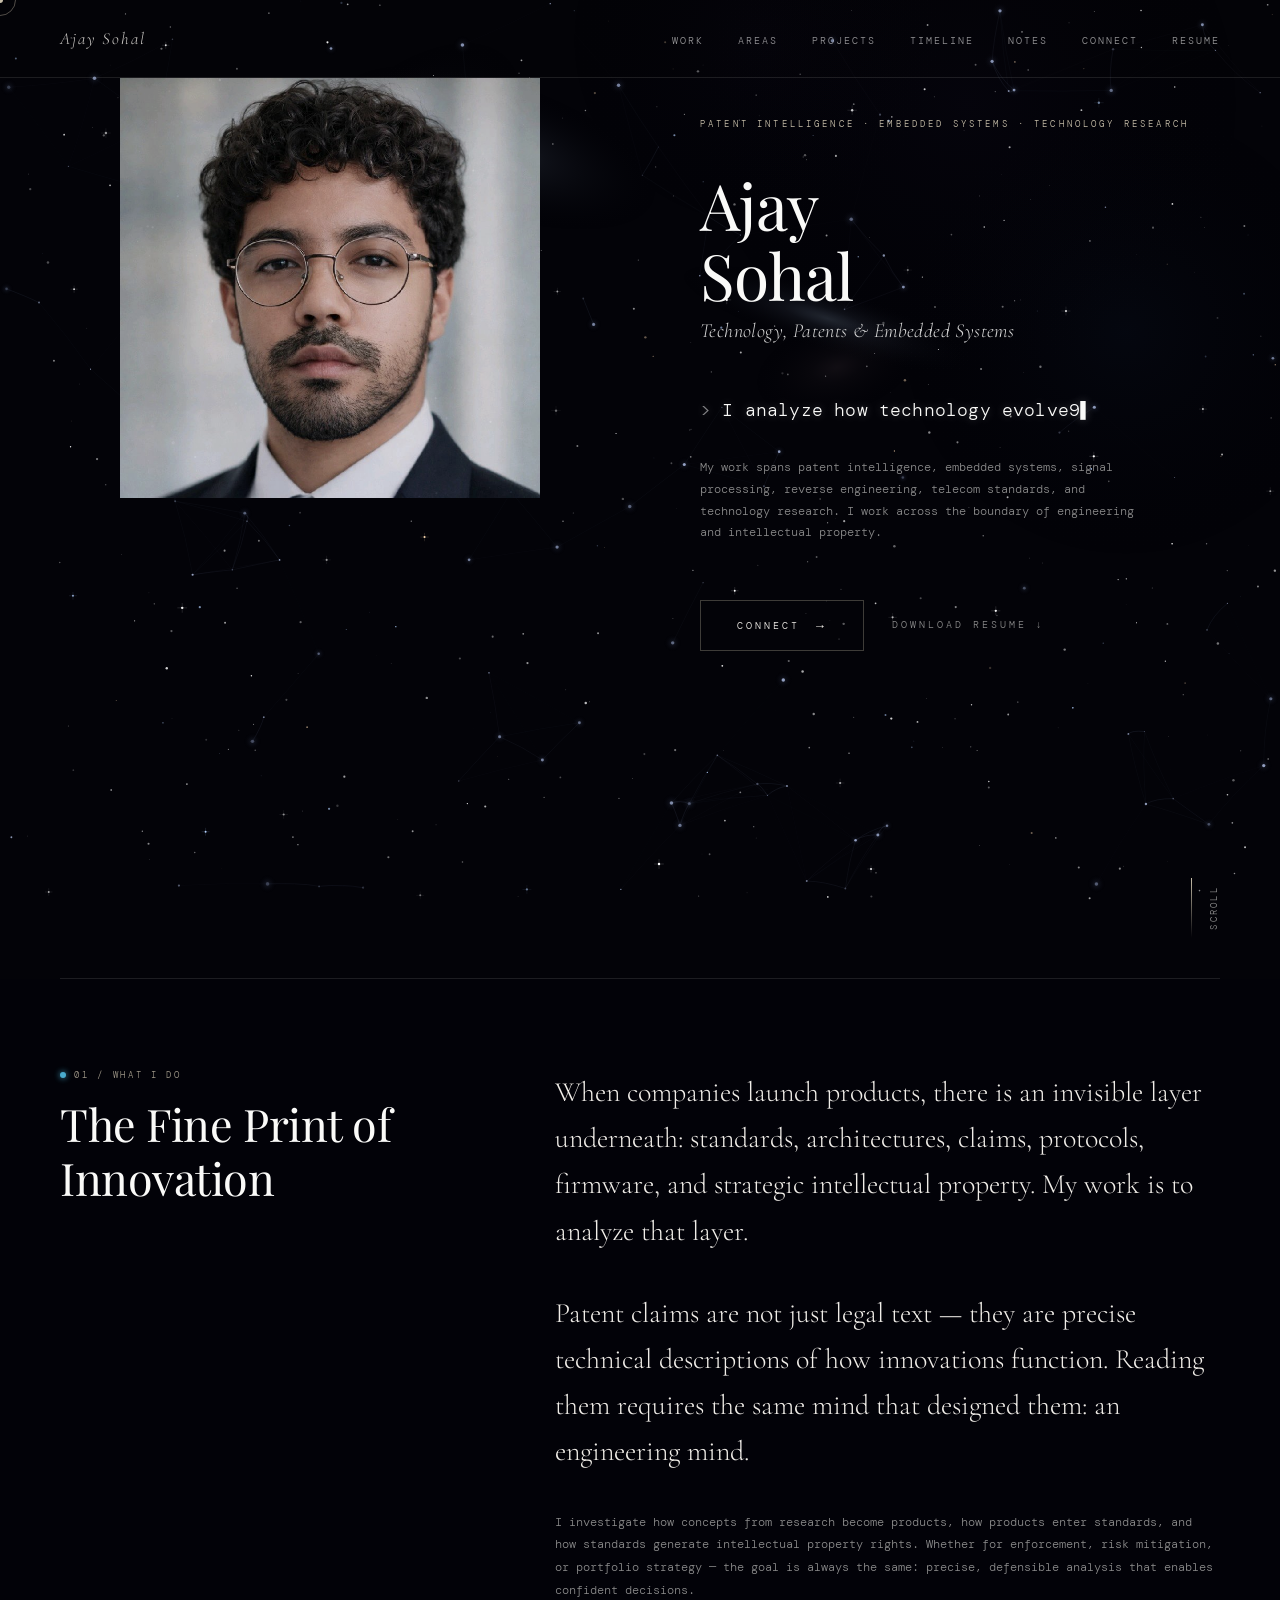
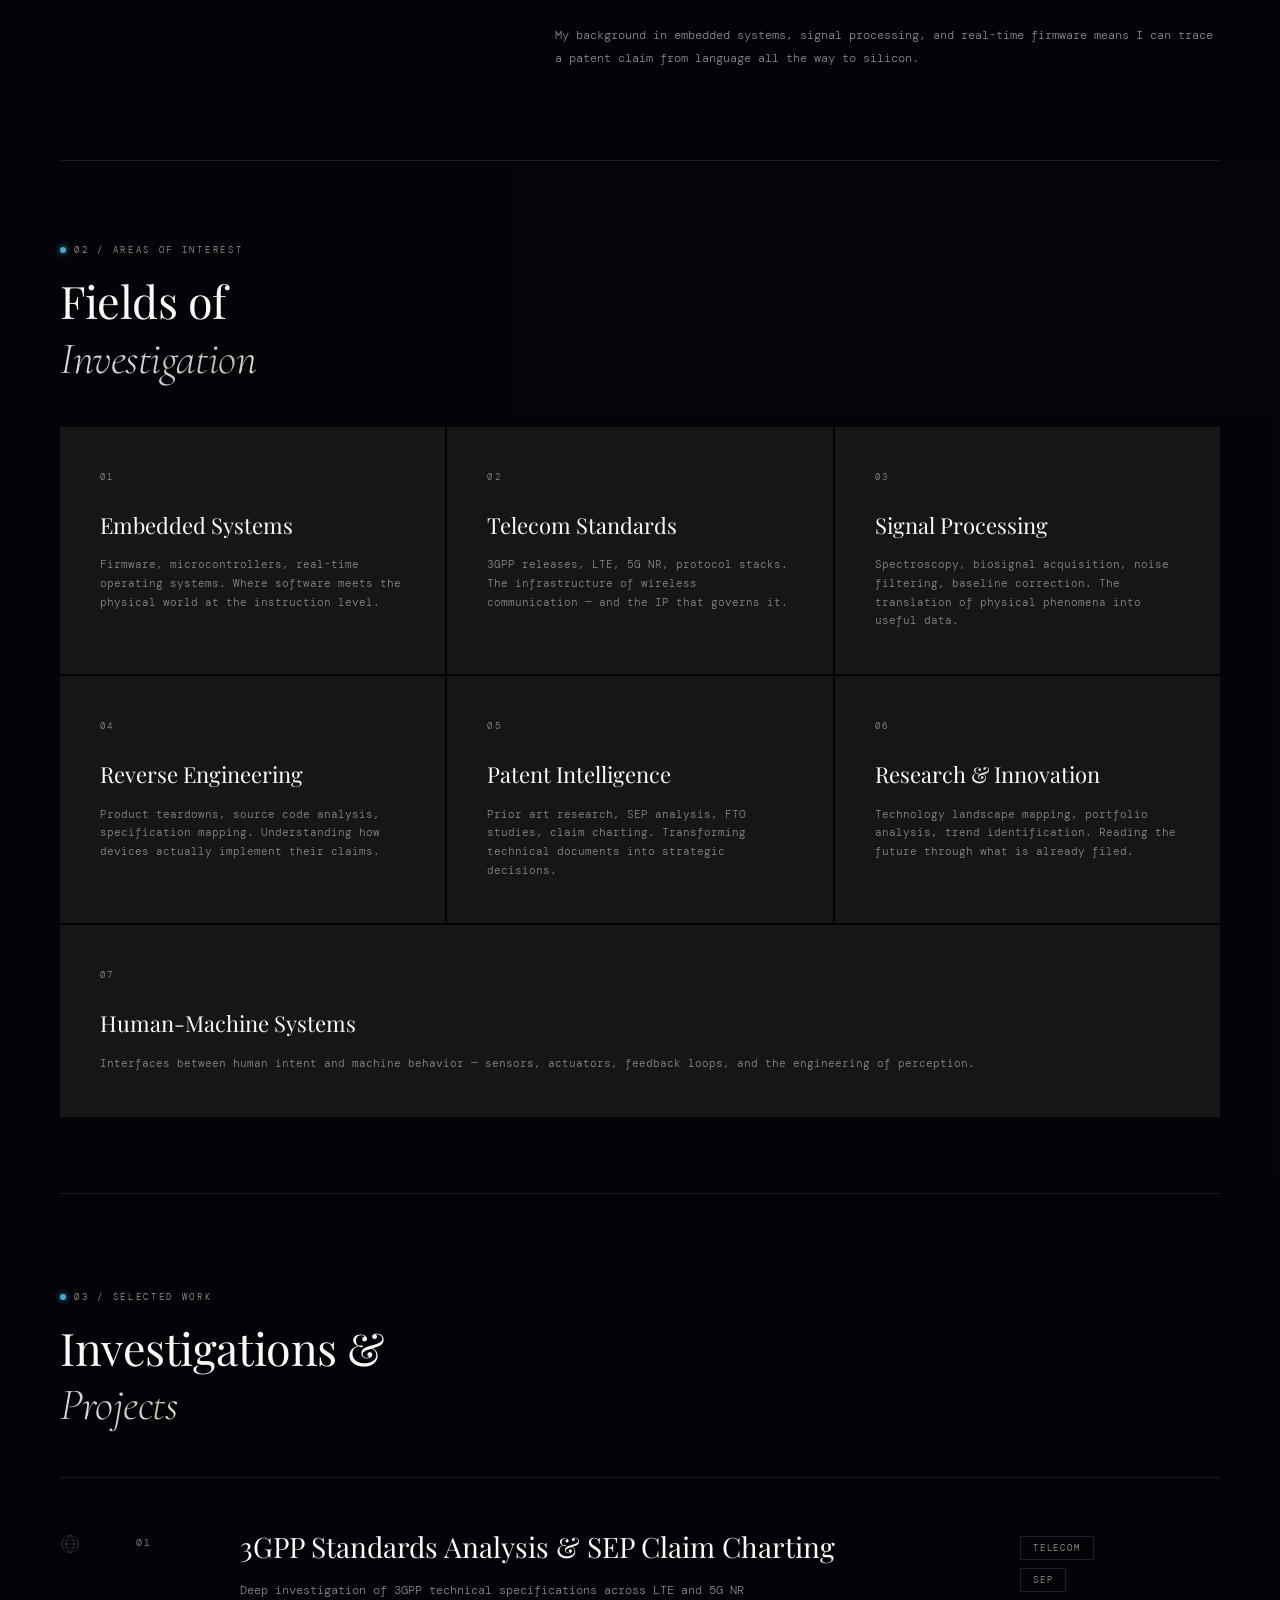
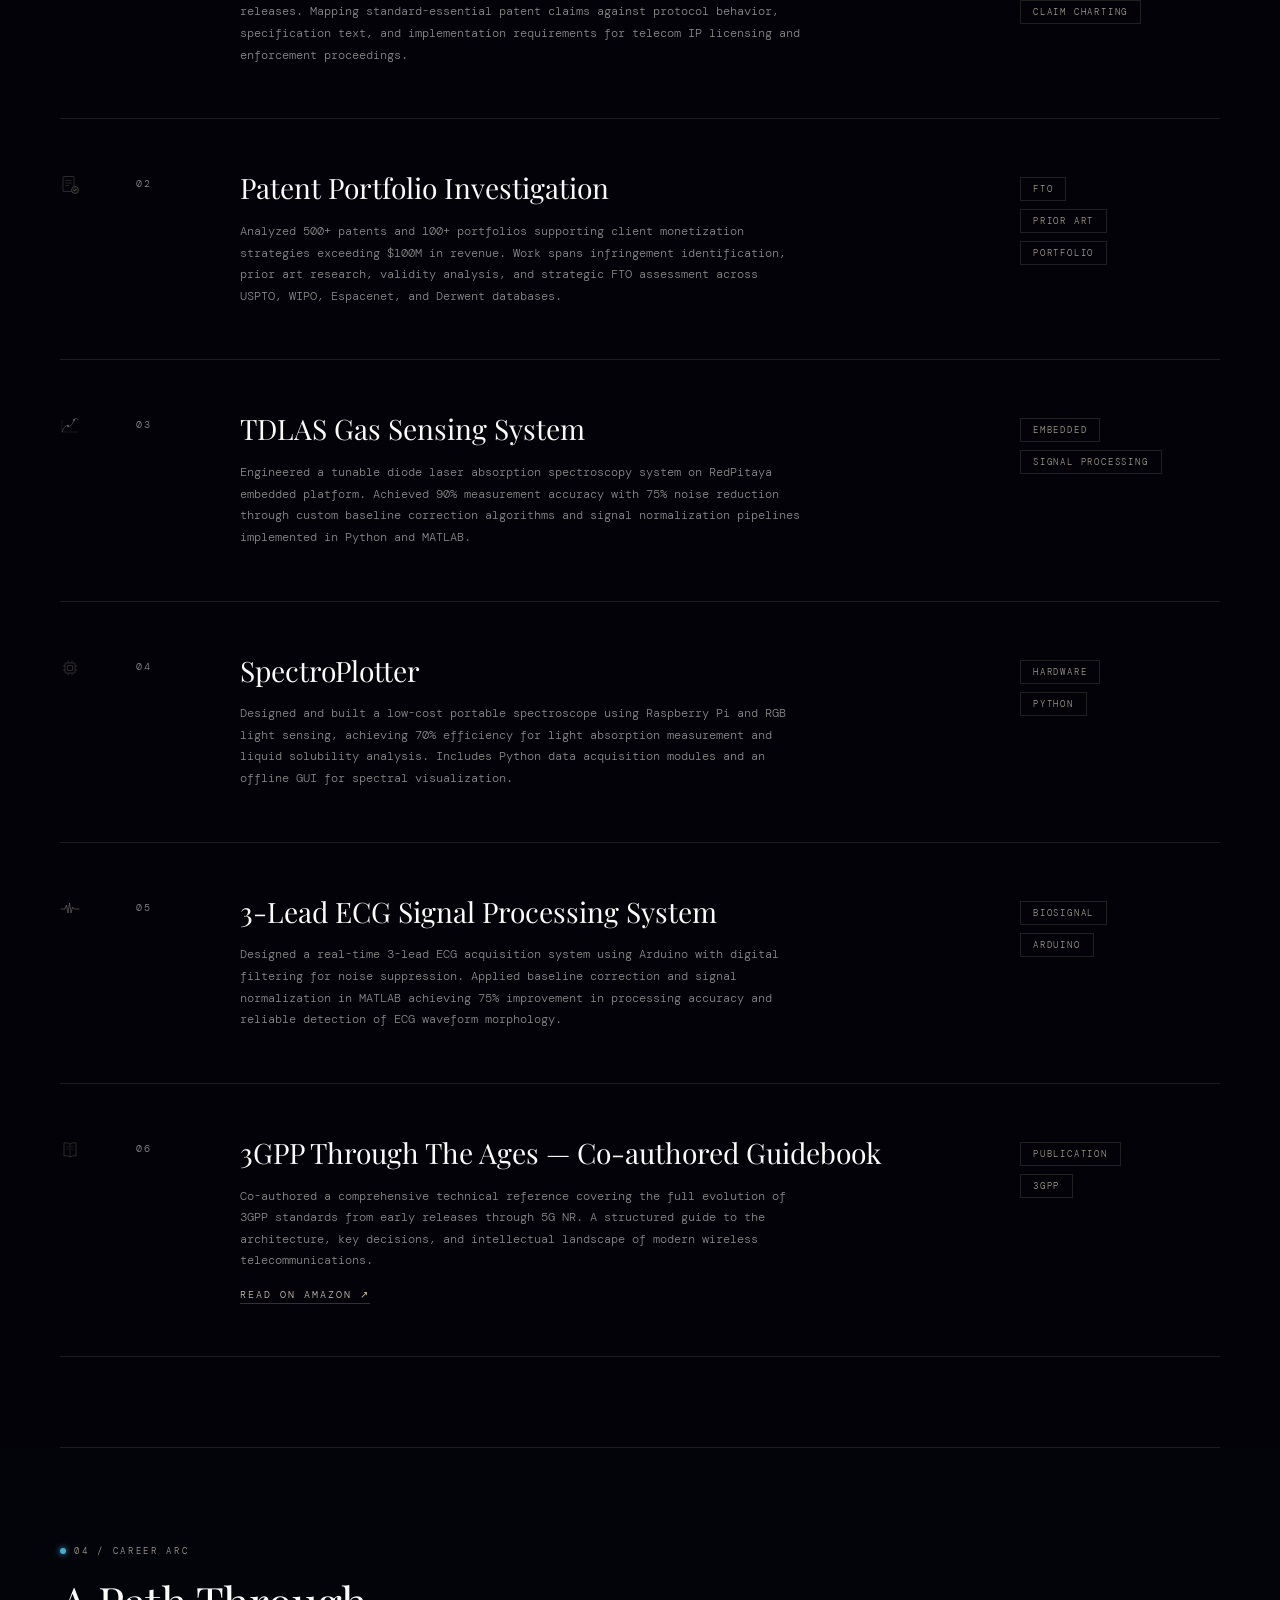
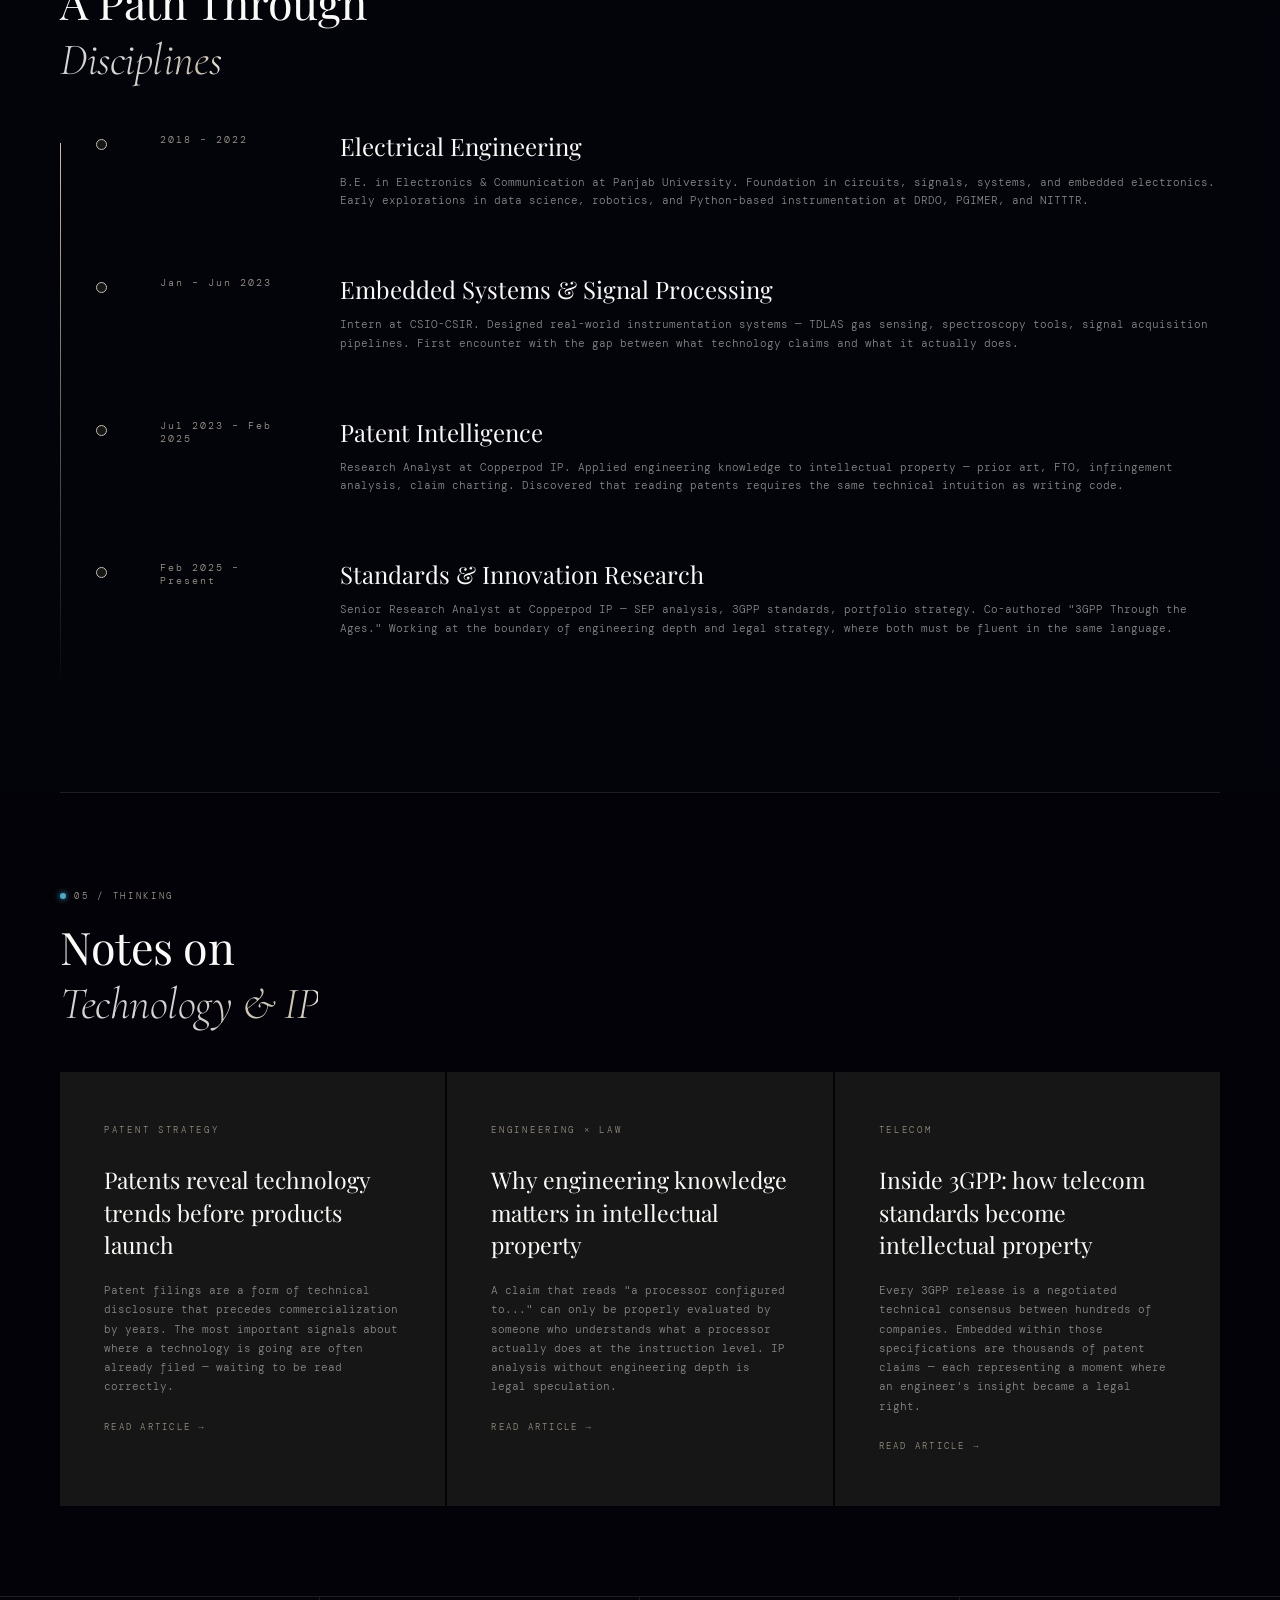
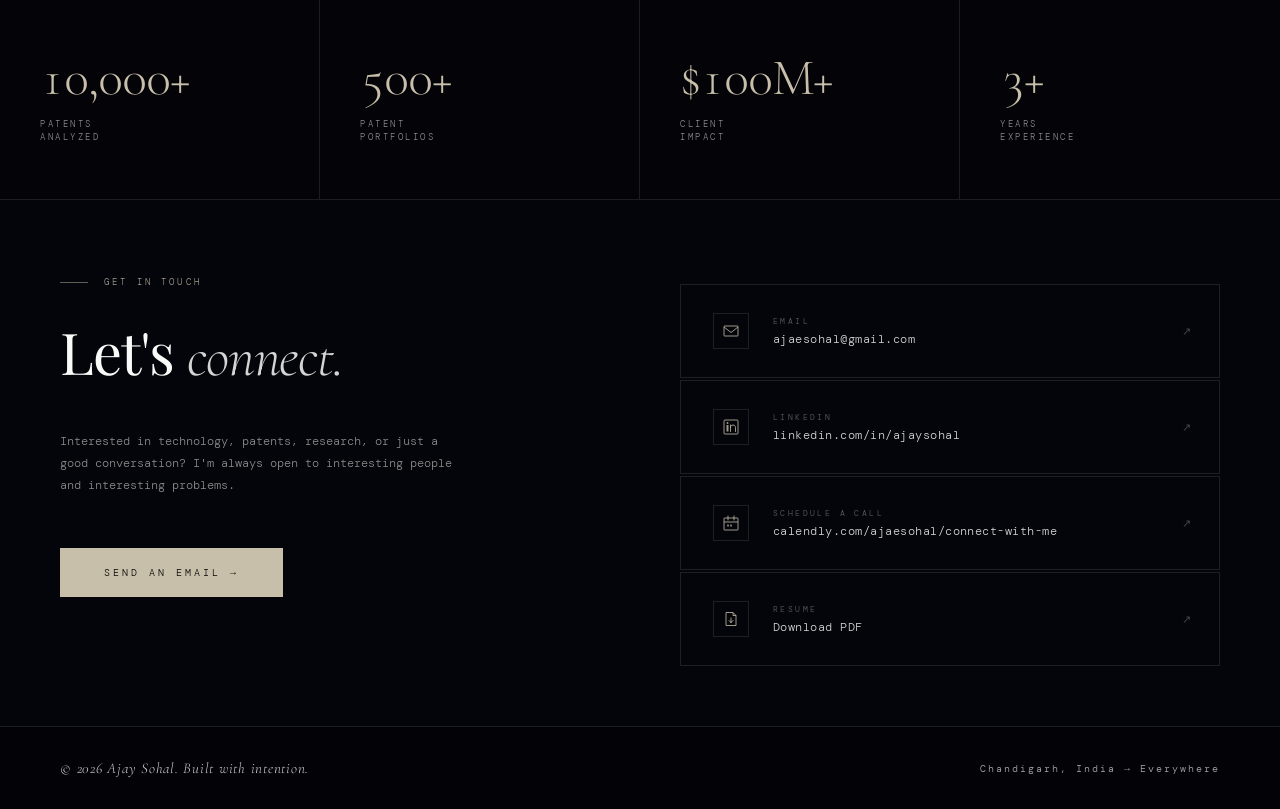
<file: index.html>
<!DOCTYPE html>
<html lang="en">
<head>
<meta charset="UTF-8">
<meta name="viewport" content="width=device-width, initial-scale=1.0">
<title>Ajay Sohal — Patent Analyst | SEP, FTO & 3GPP Standards Research</title>
<meta name="description" content="Ajay Sohal is a Patent Analyst with 3+ years' experience in SEP analysis, FRAND claim charting, FTO studies, and 3GPP standards research, with an embedded systems and signal processing background. Co-author of '3GPP Through the Ages.' Based in Chandigarh, India, working with clients worldwide.">
<meta name="keywords" content="patent analyst, SEP analysis, FRAND claim charting, FTO search, prior art search, 3GPP standards, patent landscape, telecom IP, embedded systems, signal processing, Ajay Sohal">
<meta name="author" content="Ajay Sohal">
<meta name="robots" content="index, follow">
<link rel="canonical" href="https://ajaysohal.com/">

<!-- Open Graph -->
<meta property="og:type" content="profile">
<meta property="og:title" content="Ajay Sohal — Patent Analyst | SEP, FTO & 3GPP Standards Research">
<meta property="og:description" content="Patent Analyst with 3+ years' experience in SEP analysis, FRAND claim charting, FTO studies, and 3GPP standards research. Co-author of '3GPP Through the Ages.'">
<meta property="og:url" content="https://ajaysohal.com/">
<meta property="og:site_name" content="Ajay Sohal">
<meta property="og:locale" content="en_US">
<meta property="og:image" content="https://ajaysohal.com/assets/ajay-sohal.jpg">
<meta property="og:image:width" content="800">
<meta property="og:image:height" content="800">

<!-- Twitter Card -->
<meta name="twitter:card" content="summary_large_image">
<meta name="twitter:title" content="Ajay Sohal — Patent Analyst | SEP, FTO & 3GPP Standards Research">
<meta name="twitter:description" content="Patent Analyst with 3+ years' experience in SEP analysis, FRAND claim charting, FTO studies, and 3GPP standards research.">
<meta name="twitter:image" content="https://ajaysohal.com/assets/ajay-sohal.jpg">

<!-- Structured data -->
<script type="application/ld+json">
{
  "@context": "https://schema.org",
  "@type": "Person",
  "name": "Ajay Sohal",
  "url": "https://ajaysohal.com/",
  "jobTitle": "Patent Analyst",
  "worksFor": {
    "@type": "Organization",
    "name": "Copperpod IP"
  },
  "address": {
    "@type": "PostalAddress",
    "addressLocality": "Chandigarh",
    "addressCountry": "IN"
  },
  "knowsAbout": ["Patent Analysis", "SEP Analysis", "FRAND Licensing", "FTO Studies", "Prior Art Search", "3GPP Standards", "Embedded Systems", "Signal Processing"],
  "sameAs": [
    "https://www.linkedin.com/in/ajaysohal",
    "https://www.amazon.com/3GPP-Through-Ages-Rahul-Vijh-ebook/dp/B0G67CX9LN/"
  ]
}
</script>

<link rel="preconnect" href="https://fonts.googleapis.com">
<link rel="preconnect" href="https://fonts.gstatic.com" crossorigin>
<link href="https://fonts.googleapis.com/css2?family=Playfair+Display:wght@300;400;500&family=DM+Mono:wght@300;400&family=Cormorant+Garamond:ital,wght@0,300;0,400;1,300;1,400&family=Space+Grotesk:wght@300;400&display=swap" rel="stylesheet">
<link rel="icon" type="image/x-icon" href="favicon.ico" sizes="512x512">
<link rel="stylesheet" href="assets/style.css">
</head>
<body>

<!-- Custom cursor -->
<div class="cursor" id="cursor"></div>
<div class="cursor-ring" id="cursorRing"></div>

<!-- Mobile nav overlay -->
<div class="nav-mobile-overlay" id="mobileNav">
  <ul>
    <li><a href="#what" class="mobile-nav-link">Work</a></li>
    <li><a href="#areas" class="mobile-nav-link">Areas</a></li>
    <li><a href="#work" class="mobile-nav-link">Projects</a></li>
    <li><a href="#timeline" class="mobile-nav-link">Timeline</a></li>
    <li><a href="#notes" class="mobile-nav-link">Notes</a></li>
    <li><a href="#connect" class="mobile-nav-link">Connect</a></li>
    <li><a href="Ajay-Sohal-Resume.pdf" download class="mobile-nav-link">Resume</a></li>
  </ul>
  <span class="nav-mobile-tagline">Patents · Embedded · Research</span>
</div>

<!-- Navigation -->
<nav>
  <a href="#hero" class="nav-logo">Ajay Sohal</a>
  <ul class="nav-links">
    <li><a href="#what">Work</a></li>
    <li><a href="#areas">Areas</a></li>
    <li><a href="#work">Projects</a></li>
    <li><a href="#timeline">Timeline</a></li>
    <li><a href="#notes">Notes</a></li>
    <li><a href="#connect">Connect</a></li>
    <li><a href="Ajay-Sohal-Resume.pdf" download>Resume</a></li>
  </ul>
  <button class="nav-hamburger" id="hamburger" aria-label="Toggle menu">
    <span></span><span></span><span></span>
  </button>
</nav>

<!-- ─── HERO ─── -->
<section id="hero">
  <!-- Data stream particle canvas -->
  <canvas id="heroParticles" style="position:fixed;inset:0;z-index:0;pointer-events:none;opacity:1;width:100%;height:100%;"></canvas>

  <div class="hero-left">
    <div class="hero-portrait-wrap">
      <img 
        src="assets/ajay-sohal.jpg" 
        alt="Ajay Sohal" 
        class="hero-portrait"
      />
    </div>
  </div>

  <div class="hero-right">
    <div class="hero-label">Patent Intelligence · Embedded Systems · Technology Research</div>
    <h1 class="hero-name"><span class="hero-line" data-final="Ajay"></span><br><span class="hero-line" data-final="Sohal"></span></h1>
    <div class="hero-disciplines"><span class="hero-word" data-final="Technology,"></span> <span class="hero-word" data-final="Patents"></span> <span class="hero-word" data-final="&amp;"></span> <span class="hero-word" data-final="Embedded"></span> <span class="hero-word" data-final="Systems"></span></div>
    <p class="hero-statement">
      <span class="terminal-prompt">&gt;</span> <span id="heroTypewriter"></span><span class="terminal-cursor">▌</span>
    </p>
    <p class="hero-secondary">
      My work spans patent intelligence, embedded systems, signal processing, reverse engineering, telecom standards, and technology research. I work across the boundary of engineering and intellectual property.
    </p>
    <div class="hero-cta-row">
      <a href="https://calendly.com/ajaesohal/connect-with-me" target="_blank" class="btn-connect">
        Connect <span class="arrow">→</span>
      </a>
      <a href="Ajay-Sohal-Resume.pdf" download class="btn-resume">
        Download Resume ↓
      </a>
    </div>
  </div>

  <div class="scroll-hint">
    <div class="scroll-line"></div>
    <span>Scroll</span>
  </div>
</section>

<div class="divider"></div>

<!-- ─── WHAT I DO ─── -->
<section id="what">
  <div class="container">
    <div class="what-inner">
      <div class="section-meta reveal">
        <span class="section-index">01 / What I Do</span>
        <h2 class="section-title">The Fine Print of Innovation</h2>
      </div>
      <div class="what-content">
        <p class="reveal">
          When companies launch products, there is an invisible layer underneath: standards, architectures, claims, protocols, firmware, and strategic intellectual property. My work is to analyze that layer.
        </p>
        <p class="reveal">
          Patent claims are not just legal text — they are precise technical descriptions of how innovations function. Reading them requires the same mind that designed them: an engineering mind.
        </p>
        <p class="muted-p reveal">
          I investigate how concepts from research become products, how products enter standards, and how standards generate intellectual property rights. Whether for enforcement, risk mitigation, or portfolio strategy — the goal is always the same: precise, defensible analysis that enables confident decisions.<br><br>
          My background in embedded systems, signal processing, and real-time firmware means I can trace a patent claim from language all the way to silicon.
        </p>
      </div>
    </div>
  </div>
</section>

<div class="divider"></div>

<!-- ─── AREAS ─── -->
<section id="areas">
  <div class="container">
    <div class="areas-header reveal">
      <span class="section-index">02 / Areas of Interest</span>
      <h2 class="section-title" style="margin-top:16px;">Fields of<br><em style="font-family:'Cormorant Garamond',serif;font-style:italic;color:var(--ghost);">Investigation</em></h2>
    </div>
    <div class="areas-grid reveal-stagger">
      <div class="area-card reveal">
        <span class="area-num">01</span>
        <div class="area-name">Embedded Systems</div>
        <div class="area-desc">Firmware, microcontrollers, real-time operating systems. Where software meets the physical world at the instruction level.</div>
      </div>
      <div class="area-card reveal">
        <span class="area-num">02</span>
        <div class="area-name">Telecom Standards</div>
        <div class="area-desc">3GPP releases, LTE, 5G NR, protocol stacks. The infrastructure of wireless communication — and the IP that governs it.</div>
      </div>
      <div class="area-card reveal">
        <span class="area-num">03</span>
        <div class="area-name">Signal Processing</div>
        <div class="area-desc">Spectroscopy, biosignal acquisition, noise filtering, baseline correction. The translation of physical phenomena into useful data.</div>
      </div>
      <div class="area-card reveal">
        <span class="area-num">04</span>
        <div class="area-name">Reverse Engineering</div>
        <div class="area-desc">Product teardowns, source code analysis, specification mapping. Understanding how devices actually implement their claims.</div>
      </div>
      <div class="area-card reveal">
        <span class="area-num">05</span>
        <div class="area-name">Patent Intelligence</div>
        <div class="area-desc">Prior art research, SEP analysis, FTO studies, claim charting. Transforming technical documents into strategic decisions.</div>
      </div>
      <div class="area-card reveal">
        <span class="area-num">06</span>
        <div class="area-name">Research & Innovation</div>
        <div class="area-desc">Technology landscape mapping, portfolio analysis, trend identification. Reading the future through what is already filed.</div>
      </div>
      <div class="area-card reveal" style="grid-column: span 3;">
        <span class="area-num">07</span>
        <div class="area-name">Human-Machine Systems</div>
        <div class="area-desc">Interfaces between human intent and machine behavior — sensors, actuators, feedback loops, and the engineering of perception.</div>
      </div>
    </div>
  </div>
</section>

<div class="divider"></div>

<!-- ─── SELECTED WORK ─── -->
<section id="work">
  <div class="container">
    <div class="work-header reveal">
      <span class="section-index">03 / Selected Work</span>
      <h2 class="section-title" style="margin-top:16px;">Investigations &<br><em style="font-family:'Cormorant Garamond',serif;font-style:italic;color:var(--ghost);">Projects</em></h2>
    </div>
    <div class="work-list">
      <div class="work-item reveal">
        <div class="work-icon">
          <svg width="20" height="20" viewBox="0 0 20 20" fill="none" xmlns="http://www.w3.org/2000/svg">
            <circle cx="10" cy="10" r="8.5" stroke="rgba(200,191,170,0.4)" stroke-width="0.7"/>
            <path d="M10 1.5 Q14 6 14 10 Q14 14 10 18.5 Q6 14 6 10 Q6 6 10 1.5Z" stroke="rgba(200,191,170,0.4)" stroke-width="0.7" fill="none"/>
            <line x1="1.5" y1="10" x2="18.5" y2="10" stroke="rgba(200,191,170,0.4)" stroke-width="0.7"/>
            <line x1="2.5" y1="6.5" x2="17.5" y2="6.5" stroke="rgba(200,191,170,0.25)" stroke-width="0.6"/>
            <line x1="2.5" y1="13.5" x2="17.5" y2="13.5" stroke="rgba(200,191,170,0.25)" stroke-width="0.6"/>
          </svg>
        </div>
        <div class="work-num">01</div>
        <div class="work-body">
          <div class="work-title">3GPP Standards Analysis & SEP Claim Charting</div>
          <div class="work-desc">Deep investigation of 3GPP technical specifications across LTE and 5G NR releases. Mapping standard-essential patent claims against protocol behavior, specification text, and implementation requirements for telecom IP licensing and enforcement proceedings.</div>
        </div>
        <div class="work-tags">
          <span class="tag">Telecom</span>
          <span class="tag">SEP</span>
          <span class="tag">Claim Charting</span>
        </div>
      </div>
      <div class="work-item reveal">
        <div class="work-icon">
          <svg width="20" height="20" viewBox="0 0 20 20" fill="none" xmlns="http://www.w3.org/2000/svg">
            <rect x="3" y="1.5" width="11" height="15" rx="0.5" stroke="rgba(200,191,170,0.4)" stroke-width="0.7"/>
            <line x1="5.5" y1="5.5" x2="11.5" y2="5.5" stroke="rgba(200,191,170,0.35)" stroke-width="0.7"/>
            <line x1="5.5" y1="8" x2="11.5" y2="8" stroke="rgba(200,191,170,0.35)" stroke-width="0.7"/>
            <line x1="5.5" y1="10.5" x2="9" y2="10.5" stroke="rgba(200,191,170,0.35)" stroke-width="0.7"/>
            <circle cx="15" cy="15" r="3.5" fill="var(--charcoal)" stroke="rgba(200,191,170,0.5)" stroke-width="0.7"/>
            <path d="M13.8 15 L14.6 15.8 L16.2 14.2" stroke="rgba(200,191,170,0.8)" stroke-width="0.8" stroke-linecap="round" stroke-linejoin="round"/>
          </svg>
        </div>
        <div class="work-num">02</div>
        <div class="work-body">
          <div class="work-title">Patent Portfolio Investigation</div>
          <div class="work-desc">Analyzed 500+ patents and 100+ portfolios supporting client monetization strategies exceeding $100M in revenue. Work spans infringement identification, prior art research, validity analysis, and strategic FTO assessment across USPTO, WIPO, Espacenet, and Derwent databases.</div>
        </div>
        <div class="work-tags">
          <span class="tag">FTO</span>
          <span class="tag">Prior Art</span>
          <span class="tag">Portfolio</span>
        </div>
      </div>
      <div class="work-item reveal">
        <div class="work-icon">
          <svg width="20" height="20" viewBox="0 0 20 20" fill="none" xmlns="http://www.w3.org/2000/svg">
            <path d="M2 16 Q5 8 8 10 Q11 12 14 4 Q16 0 18 4" stroke="rgba(200,191,170,0.5)" stroke-width="0.8" fill="none" stroke-linecap="round"/>
            <line x1="2" y1="16" x2="18" y2="16" stroke="rgba(200,191,170,0.25)" stroke-width="0.6"/>
            <line x1="2" y1="4" x2="2" y2="16" stroke="rgba(200,191,170,0.25)" stroke-width="0.6"/>
            <circle cx="8" cy="10" r="1.2" fill="rgba(200,191,170,0.5)"/>
            <circle cx="14" cy="4" r="1.2" fill="rgba(200,191,170,0.5)"/>
          </svg>
        </div>
        <div class="work-num">03</div>
        <div class="work-body">
          <div class="work-title">TDLAS Gas Sensing System</div>
          <div class="work-desc">Engineered a tunable diode laser absorption spectroscopy system on RedPitaya embedded platform. Achieved 90% measurement accuracy with 75% noise reduction through custom baseline correction algorithms and signal normalization pipelines implemented in Python and MATLAB.</div>
        </div>
        <div class="work-tags">
          <span class="tag">Embedded</span>
          <span class="tag">Signal Processing</span>
        </div>
      </div>
      <div class="work-item reveal">
        <div class="work-icon">
          <svg width="20" height="20" viewBox="0 0 20 20" fill="none" xmlns="http://www.w3.org/2000/svg">
            <rect x="5" y="5" width="10" height="10" rx="1" stroke="rgba(200,191,170,0.4)" stroke-width="0.7"/>
            <rect x="7.5" y="7.5" width="5" height="5" rx="0.5" stroke="rgba(200,191,170,0.5)" stroke-width="0.6"/>
            <line x1="8" y1="5" x2="8" y2="2.5" stroke="rgba(200,191,170,0.35)" stroke-width="0.7"/>
            <line x1="12" y1="5" x2="12" y2="2.5" stroke="rgba(200,191,170,0.35)" stroke-width="0.7"/>
            <line x1="8" y1="15" x2="8" y2="17.5" stroke="rgba(200,191,170,0.35)" stroke-width="0.7"/>
            <line x1="12" y1="15" x2="12" y2="17.5" stroke="rgba(200,191,170,0.35)" stroke-width="0.7"/>
            <line x1="5" y1="8" x2="2.5" y2="8" stroke="rgba(200,191,170,0.35)" stroke-width="0.7"/>
            <line x1="5" y1="12" x2="2.5" y2="12" stroke="rgba(200,191,170,0.35)" stroke-width="0.7"/>
            <line x1="15" y1="8" x2="17.5" y2="8" stroke="rgba(200,191,170,0.35)" stroke-width="0.7"/>
            <line x1="15" y1="12" x2="17.5" y2="12" stroke="rgba(200,191,170,0.35)" stroke-width="0.7"/>
          </svg>
        </div>
        <div class="work-num">04</div>
        <div class="work-body">
          <div class="work-title">SpectroPlotter</div>
          <div class="work-desc">Designed and built a low-cost portable spectroscope using Raspberry Pi and RGB light sensing, achieving 70% efficiency for light absorption measurement and liquid solubility analysis. Includes Python data acquisition modules and an offline GUI for spectral visualization.</div>
        </div>
        <div class="work-tags">
          <span class="tag">Hardware</span>
          <span class="tag">Python</span>
        </div>
      </div>
      <div class="work-item reveal">
        <div class="work-icon">
          <svg width="20" height="20" viewBox="0 0 20 20" fill="none" xmlns="http://www.w3.org/2000/svg">
            <path d="M1 10 L5 10 L6.5 6 L8 14 L9.5 4 L11 14 L12.5 8 L14 10 L19 10" stroke="rgba(200,191,170,0.55)" stroke-width="0.85" fill="none" stroke-linecap="round" stroke-linejoin="round"/>
          </svg>
        </div>
        <div class="work-num">05</div>
        <div class="work-body">
          <div class="work-title">3-Lead ECG Signal Processing System</div>
          <div class="work-desc">Designed a real-time 3-lead ECG acquisition system using Arduino with digital filtering for noise suppression. Applied baseline correction and signal normalization in MATLAB achieving 75% improvement in processing accuracy and reliable detection of ECG waveform morphology.</div>
        </div>
        <div class="work-tags">
          <span class="tag">Biosignal</span>
          <span class="tag">Arduino</span>
        </div>
      </div>
      <div class="work-item reveal">
        <div class="work-icon">
          <svg width="20" height="20" viewBox="0 0 20 20" fill="none" xmlns="http://www.w3.org/2000/svg">
            <path d="M4 3 C4 3 7 2 10 4 C13 2 16 3 16 3 L16 16 C16 16 13 15 10 17 C7 15 4 16 4 16 Z" stroke="rgba(200,191,170,0.4)" stroke-width="0.7" fill="none"/>
            <line x1="10" y1="4" x2="10" y2="17" stroke="rgba(200,191,170,0.3)" stroke-width="0.7"/>
            <line x1="6.5" y1="7" x2="9" y2="6.5" stroke="rgba(200,191,170,0.3)" stroke-width="0.6"/>
            <line x1="6.5" y1="9.5" x2="9" y2="9" stroke="rgba(200,191,170,0.3)" stroke-width="0.6"/>
            <line x1="11" y1="6.5" x2="13.5" y2="7" stroke="rgba(200,191,170,0.3)" stroke-width="0.6"/>
            <line x1="11" y1="9" x2="13.5" y2="9.5" stroke="rgba(200,191,170,0.3)" stroke-width="0.6"/>
          </svg>
        </div>
        <div class="work-num">06</div>
        <div class="work-body">
          <div class="work-title">3GPP Through The Ages — Co-authored Guidebook</div>
          <div class="work-desc">Co-authored a comprehensive technical reference covering the full evolution of 3GPP standards from early releases through 5G NR. A structured guide to the architecture, key decisions, and intellectual landscape of modern wireless telecommunications.</div>
          <a href="https://www.amazon.com/3GPP-Through-Ages-Rahul-Vijh-ebook/dp/B0G67CX9LN/" target="_blank" class="work-link">Read on Amazon ↗</a>
        </div>
        <div class="work-tags">
          <span class="tag">Publication</span>
          <span class="tag">3GPP</span>
        </div>
      </div>
    </div>
  </div>
</section>

<div class="divider"></div>

<!-- ─── TIMELINE ─── -->
<section id="timeline">
  <div class="container">
    <div class="timeline-header reveal">
      <span class="section-index">04 / Career Arc</span>
      <h2 class="section-title" style="margin-top:16px;">A Path Through<br><em style="font-family:'Cormorant Garamond',serif;font-style:italic;color:var(--ghost);">Disciplines</em></h2>
    </div>
    <div class="timeline-track">
      <div class="timeline-item reveal">
        <div class="timeline-year">2018 – 2022</div>
        <div class="timeline-content">
          <div class="timeline-stage">Electrical Engineering</div>
          <div class="timeline-detail">B.E. in Electronics & Communication at Panjab University. Foundation in circuits, signals, systems, and embedded electronics. Early explorations in data science, robotics, and Python-based instrumentation at DRDO, PGIMER, and NITTTR.</div>
        </div>
      </div>
      <div class="timeline-item reveal">
        <div class="timeline-year">Jan – Jun 2023</div>
        <div class="timeline-content">
          <div class="timeline-stage">Embedded Systems & Signal Processing</div>
          <div class="timeline-detail">Intern at CSIO-CSIR. Designed real-world instrumentation systems — TDLAS gas sensing, spectroscopy tools, signal acquisition pipelines. First encounter with the gap between what technology claims and what it actually does.</div>
        </div>
      </div>
      <div class="timeline-item reveal">
        <div class="timeline-year">Jul 2023 – Feb 2025</div>
        <div class="timeline-content">
          <div class="timeline-stage">Patent Intelligence</div>
          <div class="timeline-detail">Research Analyst at Copperpod IP. Applied engineering knowledge to intellectual property — prior art, FTO, infringement analysis, claim charting. Discovered that reading patents requires the same technical intuition as writing code.</div>
        </div>
      </div>
      <div class="timeline-item reveal">
        <div class="timeline-year">Feb 2025 – Present</div>
        <div class="timeline-content">
          <div class="timeline-stage">Standards & Innovation Research</div>
          <div class="timeline-detail">Senior Research Analyst at Copperpod IP — SEP analysis, 3GPP standards, portfolio strategy. Co-authored "3GPP Through the Ages." Working at the boundary of engineering depth and legal strategy, where both must be fluent in the same language.</div>
        </div>
      </div>
    </div>
  </div>
</section>

<div class="divider"></div>

<!-- ─── NOTES ─── -->
<section id="notes">
  <div class="container">
    <div class="notes-header reveal">
      <span class="section-index">05 / Thinking</span>
      <h2 class="section-title" style="margin-top:16px;">Notes on<br><em style="font-family:'Cormorant Garamond',serif;font-style:italic;color:var(--ghost);">Technology & IP</em></h2>
    </div>
    <div class="notes-grid reveal-stagger">
      <a class="note-card reveal" href="notes/patents-reveal-technology-trends.html">
        <span class="note-type">Patent Strategy</span>
        <div class="note-headline">Patents reveal technology trends before products launch</div>
        <div class="note-preview">Patent filings are a form of technical disclosure that precedes commercialization by years. The most important signals about where a technology is going are often already filed — waiting to be read correctly.</div>
        <div class="note-read-more">Read article →</div>
      </a>
      <a class="note-card reveal" href="notes/engineering-knowledge-intellectual-property.html">
        <span class="note-type">Engineering × Law</span>
        <div class="note-headline">Why engineering knowledge matters in intellectual property</div>
        <div class="note-preview">A claim that reads "a processor configured to..." can only be properly evaluated by someone who understands what a processor actually does at the instruction level. IP analysis without engineering depth is legal speculation.</div>
        <div class="note-read-more">Read article →</div>
      </a>
      <a class="note-card reveal" href="notes/3gpp-standards-intellectual-property.html">
        <span class="note-type">Telecom</span>
        <div class="note-headline">Inside 3GPP: how telecom standards become intellectual property</div>
        <div class="note-preview">Every 3GPP release is a negotiated technical consensus between hundreds of companies. Embedded within those specifications are thousands of patent claims — each representing a moment where an engineer's insight became a legal right.</div>
        <div class="note-read-more">Read article →</div>
      </a>
    </div>
  </div>
</section>


<!-- ─── METRICS ─── -->
<section id="metrics">
  <div class="metrics-grid reveal-stagger">
    <div class="metric-cell reveal">
      <div class="metric-num" data-final="10,000+">10,000+</div>
      <div class="metric-label">Patents<br>Analyzed</div>
    </div>
    <div class="metric-cell reveal">
      <div class="metric-num" data-final="500+">500+</div>
      <div class="metric-label">Patent<br>Portfolios</div>
    </div>
    <div class="metric-cell reveal">
      <div class="metric-num" data-final="$100M+">$100M+</div>
      <div class="metric-label">Client<br>Impact</div>
    </div>
    <div class="metric-cell reveal">
      <div class="metric-num" data-final="3+">3+</div>
      <div class="metric-label">Years<br>Experience</div>
    </div>
  </div>
</section>

<!-- ─── CONNECT ─── -->
<section id="connect">
  <div class="container">
    <div class="connect-inner">
      <div class="connect-left reveal">
        <div class="connect-eyebrow">Get in touch</div>
        <h2 class="connect-headline">
          Let's <em>connect.</em>
        </h2>
        <p class="connect-body">
          Interested in technology, patents, research, or just a good conversation? I'm always open to interesting people and interesting problems.
        </p>
        <a href="mailto:ajaesohal@gmail.com" class="connect-cta">
          Send an Email →
        </a>
      </div>
      <div class="connect-right reveal">
        <a href="mailto:ajaesohal@gmail.com" class="contact-card">
          <div class="contact-icon">
            <svg width="16" height="16" viewBox="0 0 16 16" fill="none" xmlns="http://www.w3.org/2000/svg">
              <rect x="1" y="3" width="14" height="10" rx="0.5" stroke="currentColor" stroke-width="0.8"/>
              <path d="M1 4L8 9.5L15 4" stroke="currentColor" stroke-width="0.8"/>
            </svg>
          </div>
          <div class="contact-meta">
            <span class="contact-type">Email</span>
            <span class="contact-value">ajaesohal@gmail.com</span>
          </div>
        </a>
        <a href="https://www.linkedin.com/in/ajaysohal" target="_blank" class="contact-card">
          <div class="contact-icon">
            <svg width="16" height="16" viewBox="0 0 16 16" fill="none" xmlns="http://www.w3.org/2000/svg">
              <rect x="1" y="1" width="14" height="14" rx="1" stroke="currentColor" stroke-width="0.8"/>
              <rect x="3.5" y="6" width="2" height="6.5" fill="currentColor" opacity="0.8"/>
              <circle cx="4.5" cy="4" r="1" fill="currentColor" opacity="0.8"/>
              <path d="M7.5 6V12.5M7.5 8C7.5 7 8.5 6 10 6C11.5 6 12.5 7 12.5 8.5V12.5" stroke="currentColor" stroke-width="0.8" stroke-linecap="round"/>
            </svg>
          </div>
          <div class="contact-meta">
            <span class="contact-type">LinkedIn</span>
            <span class="contact-value">linkedin.com/in/ajaysohal</span>
          </div>
        </a>
        <a href="https://calendly.com/ajaesohal/connect-with-me" target="_blank" class="contact-card">
          <div class="contact-icon">
            <svg width="16" height="16" viewBox="0 0 16 16" fill="none" xmlns="http://www.w3.org/2000/svg">
              <rect x="1" y="3" width="14" height="12" rx="0.5" stroke="currentColor" stroke-width="0.8"/>
              <line x1="5" y1="1" x2="5" y2="5" stroke="currentColor" stroke-width="0.8" stroke-linecap="round"/>
              <line x1="11" y1="1" x2="11" y2="5" stroke="currentColor" stroke-width="0.8" stroke-linecap="round"/>
              <line x1="1" y1="7" x2="15" y2="7" stroke="currentColor" stroke-width="0.8"/>
              <rect x="4" y="9.5" width="2" height="2" rx="0.3" fill="currentColor" opacity="0.6"/>
              <rect x="7" y="9.5" width="2" height="2" rx="0.3" fill="currentColor" opacity="0.6"/>
            </svg>
          </div>
          <div class="contact-meta">
            <span class="contact-type">Schedule a Call</span>
            <span class="contact-value">calendly.com/ajaesohal/connect-with-me</span>
          </div>
        </a>
        <a href="Ajay-Sohal-Resume.pdf" download class="contact-card">
          <div class="contact-icon">
            <svg width="16" height="16" viewBox="0 0 16 16" fill="none" xmlns="http://www.w3.org/2000/svg">
              <path d="M3 1.5H10L13 4.5V14.5H3V1.5Z" stroke="currentColor" stroke-width="0.8" stroke-linejoin="round"/>
              <path d="M10 1.5V4.5H13" stroke="currentColor" stroke-width="0.8" stroke-linejoin="round"/>
              <path d="M8 7V11.5M8 11.5L6 9.5M8 11.5L10 9.5" stroke="currentColor" stroke-width="0.8" stroke-linecap="round" stroke-linejoin="round"/>
            </svg>
          </div>
          <div class="contact-meta">
            <span class="contact-type">Resume</span>
            <span class="contact-value">Download PDF</span>
          </div>
        </a>
      </div>
    </div>
  </div>
</section>

<!-- ─── FOOTER ─── -->
<footer>
  <span class="footer-name">© 2026 Ajay Sohal. Built with intention.</span>
  <span class="footer-copy">Chandigarh, India → Everywhere</span>
</footer>

<script src="assets/main.js"></script>

</body>
</html>
</file>
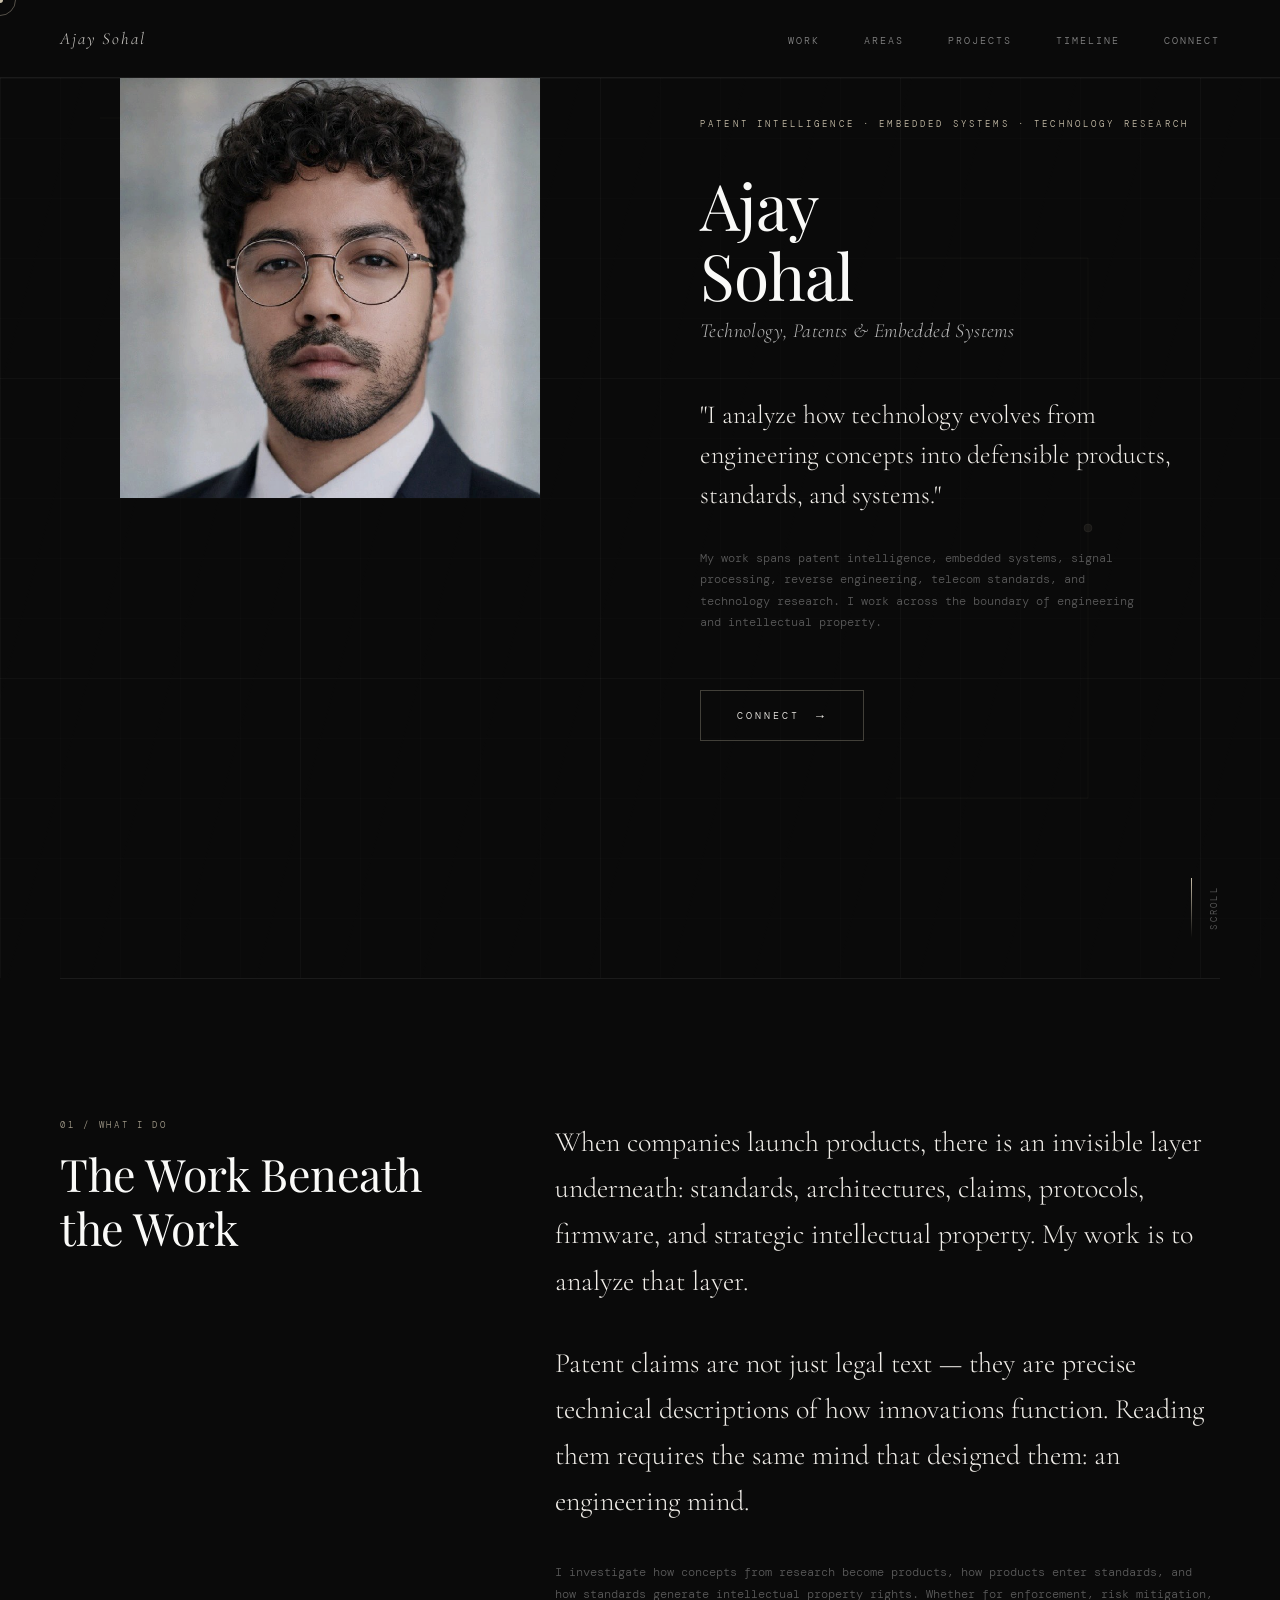
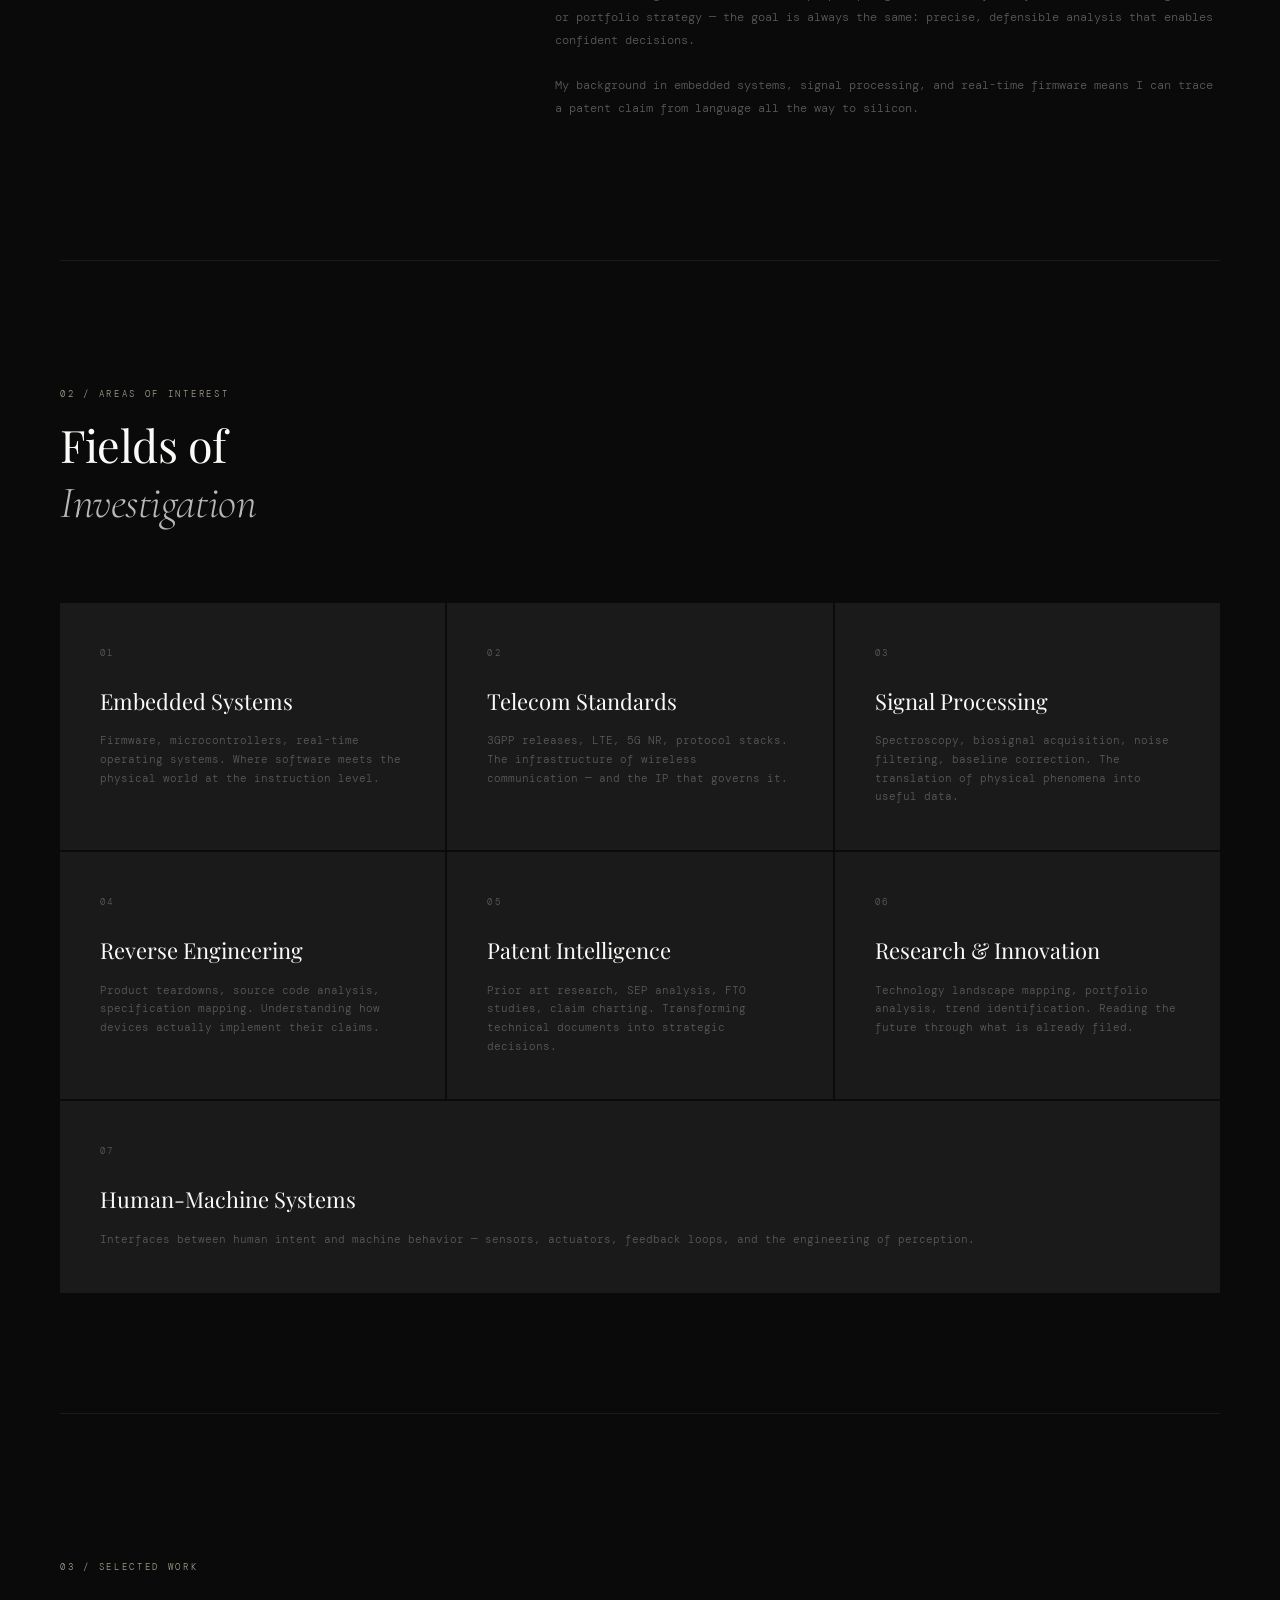
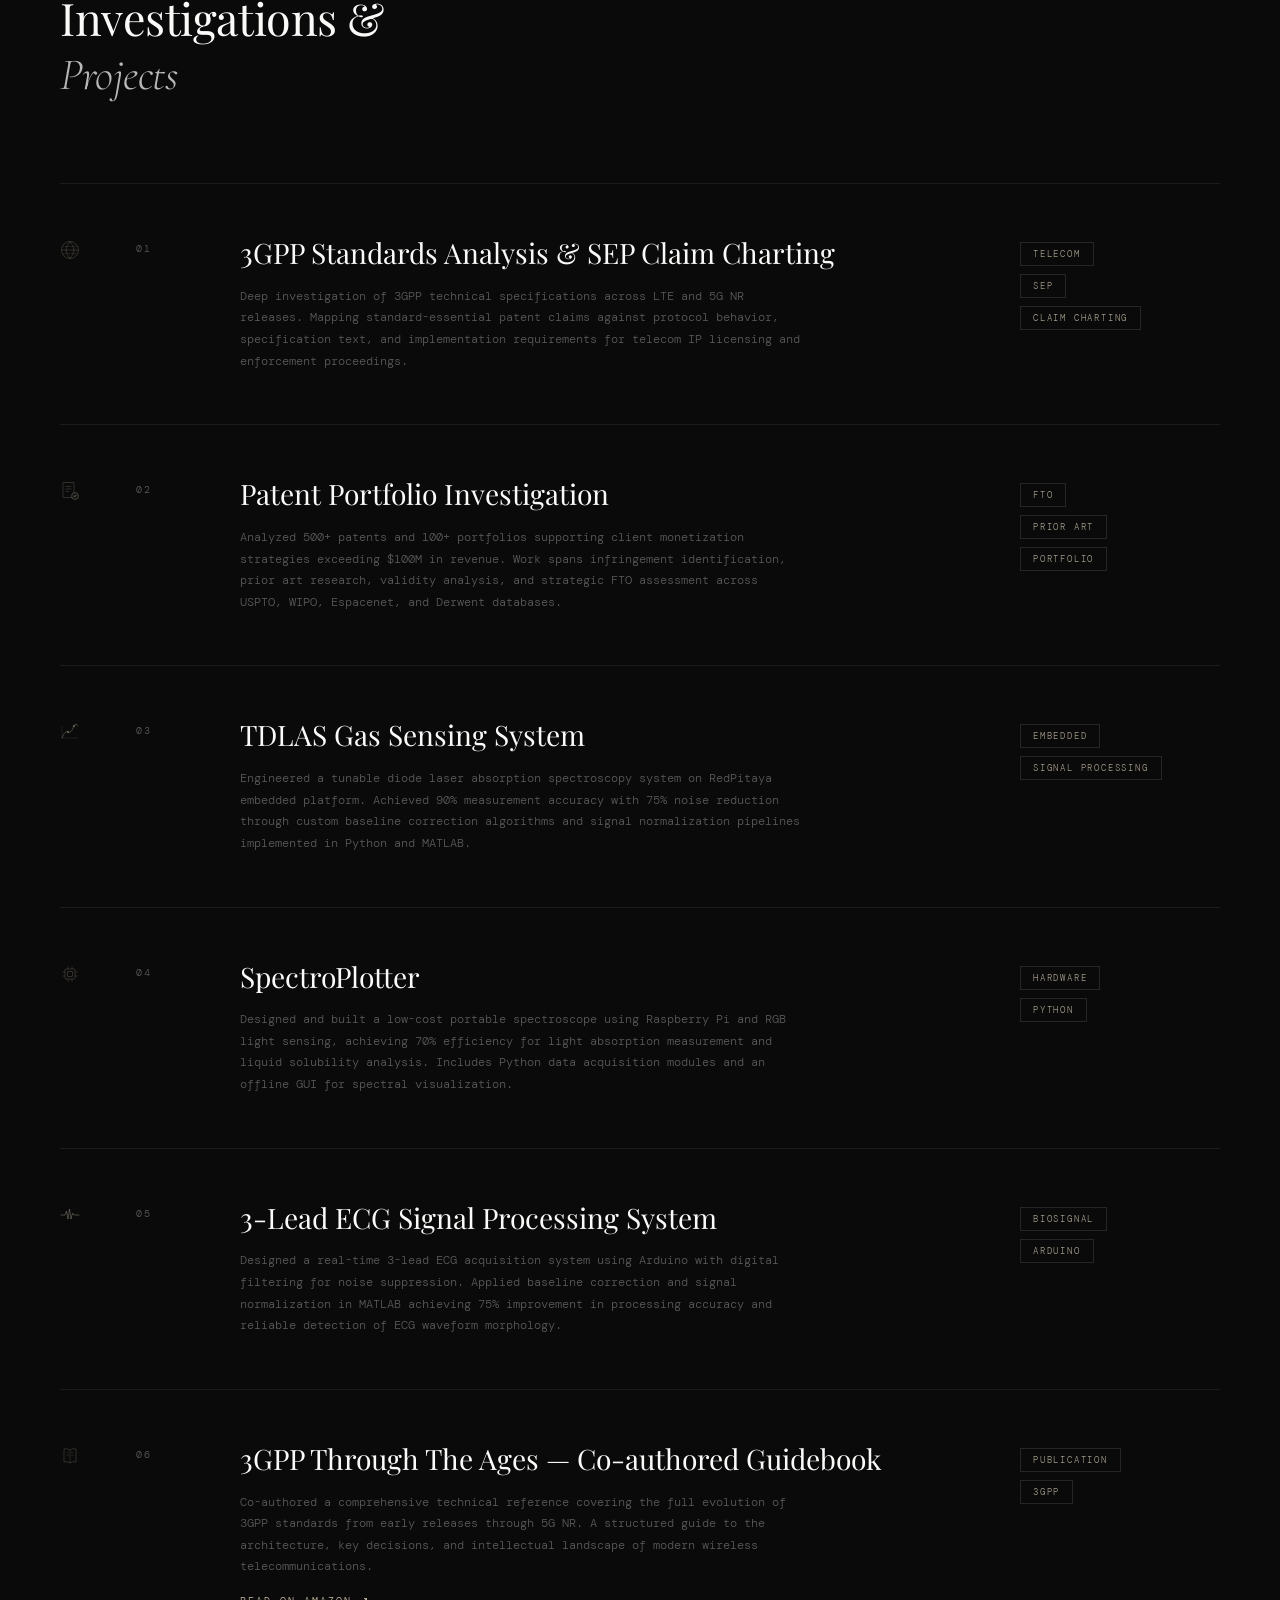
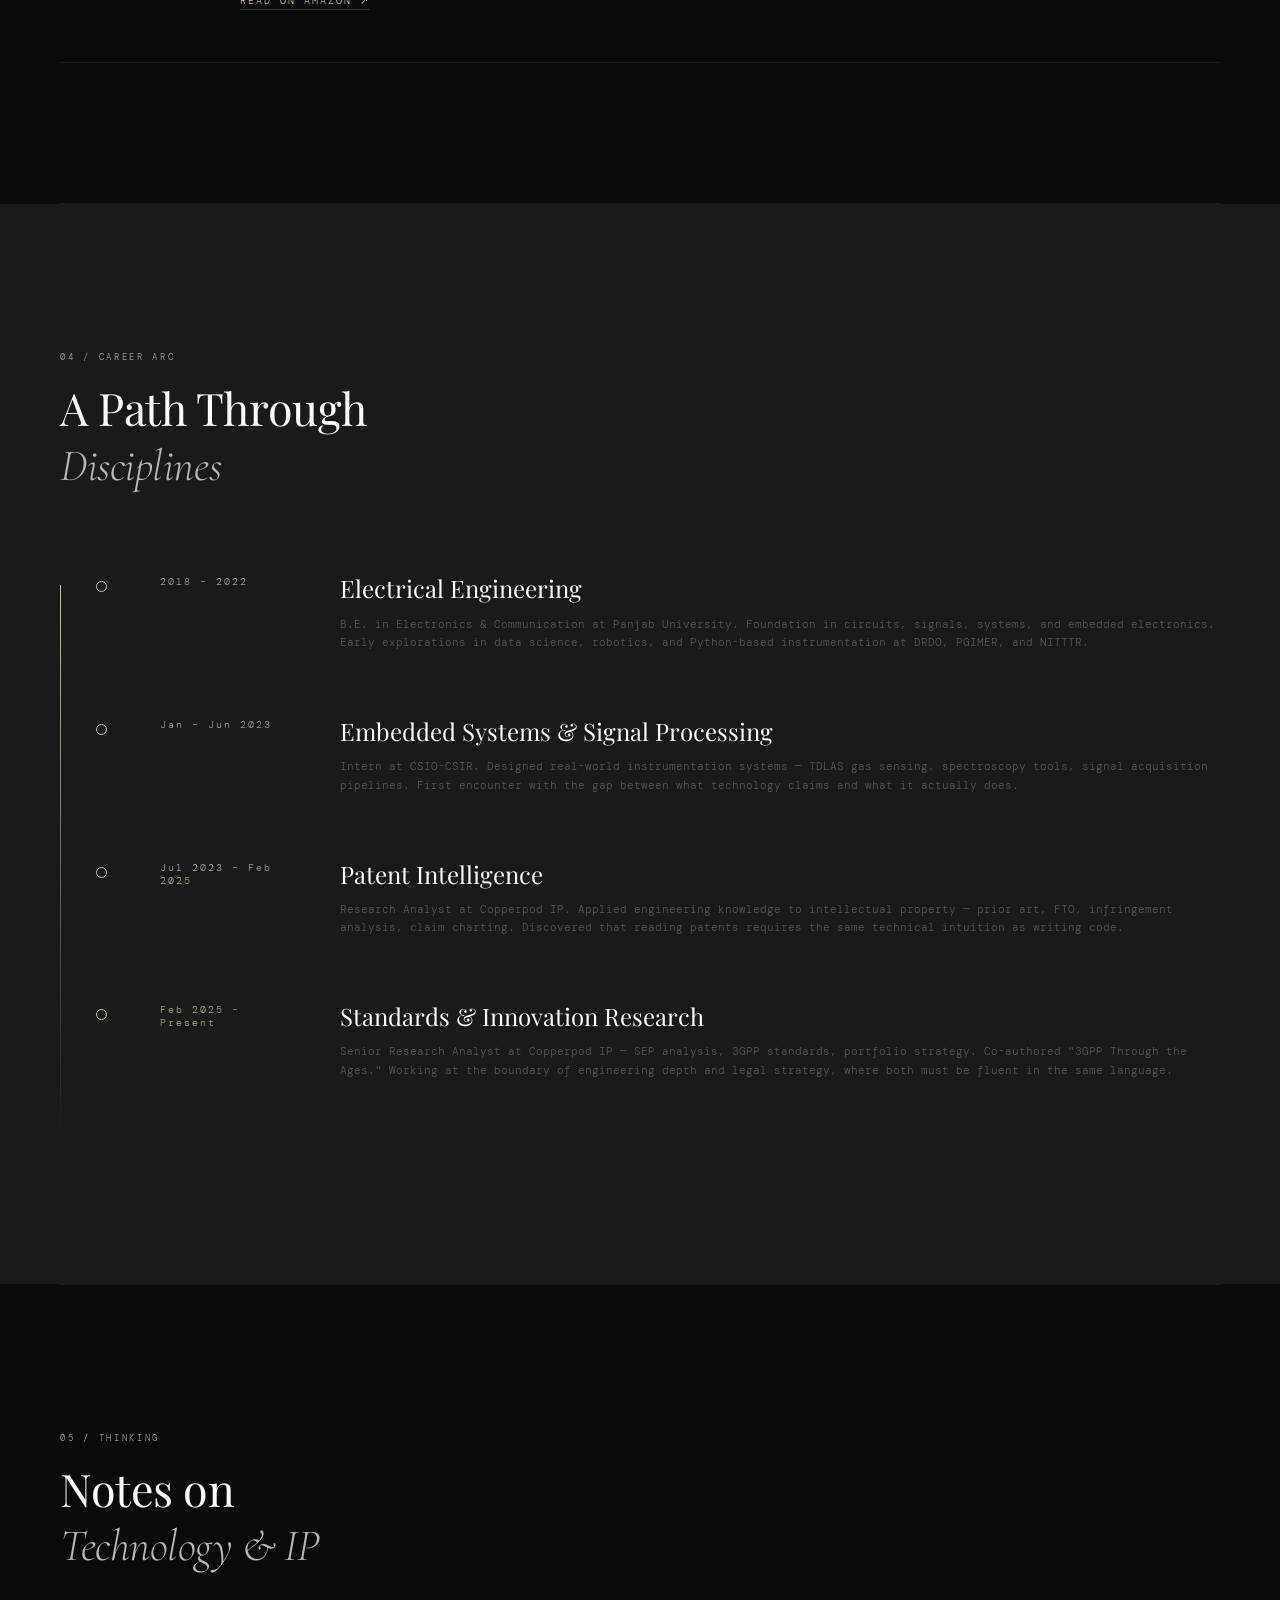
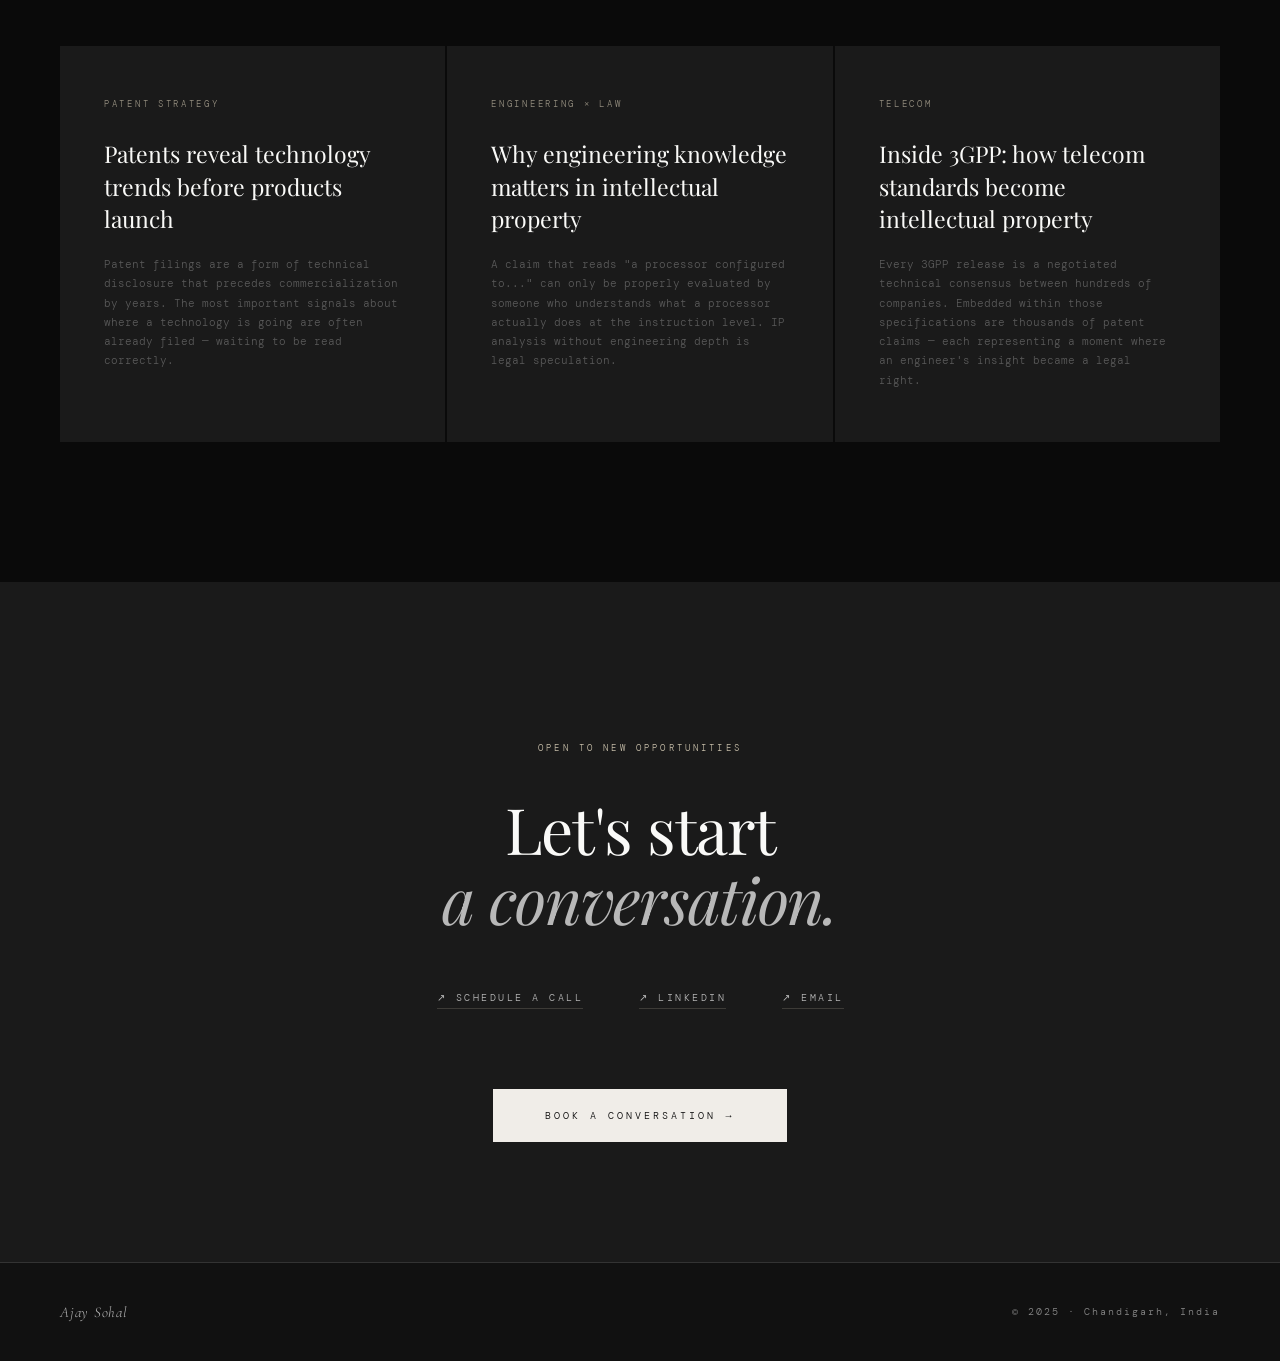
<file: ajay-sohal-portfolio (4).html>
<!DOCTYPE html>
<html lang="en">
<head>
<meta charset="UTF-8">
<meta name="viewport" content="width=device-width, initial-scale=1.0">
<title>Ajay Sohal — Patents, Embedded Systems & Technology Research</title>
<link rel="preconnect" href="https://fonts.googleapis.com">
<link rel="preconnect" href="https://fonts.gstatic.com" crossorigin>
<link href="https://fonts.googleapis.com/css2?family=Playfair+Display:wght@300;400;500&family=DM+Mono:wght@300;400&family=Cormorant+Garamond:ital,wght@0,300;0,400;1,300;1,400&family=Space+Grotesk:wght@300;400&display=swap" rel="stylesheet">
<style>
  :root {
    --black: #0a0a0a;
    --charcoal: #1a1a1a;
    --graphite: #2e2e2e;
    --muted: #5a5a5a;
    --faint: #888;
    --ghost: #b8b8b8;
    --off-white: #f0ede8;
    --white: #fafaf8;
    --accent: #c8bfaa;
    --line: rgba(255,255,255,0.07);
    --line-light: rgba(0,0,0,0.08);
  }

  * { margin: 0; padding: 0; box-sizing: border-box; }

  html { scroll-behavior: smooth; }

  body {
    background: var(--black);
    color: var(--off-white);
    font-family: 'DM Mono', monospace;
    font-weight: 300;
    overflow-x: hidden;
    cursor: none;
  }

  /* Custom cursor */
  .cursor {
    position: fixed;
    width: 6px;
    height: 6px;
    background: var(--accent);
    border-radius: 50%;
    pointer-events: none;
    z-index: 9999;
    transform: translate(-50%, -50%);
    transition: transform 0.1s ease;
  }
  .cursor-ring {
    position: fixed;
    width: 32px;
    height: 32px;
    border: 1px solid rgba(200,191,170,0.4);
    border-radius: 50%;
    pointer-events: none;
    z-index: 9998;
    transform: translate(-50%, -50%);
    transition: all 0.18s ease;
  }
  .cursor-ring.hover {
    width: 56px;
    height: 56px;
    border-color: var(--accent);
    background: rgba(200,191,170,0.04);
  }

  /* Navigation */
  nav {
    position: relative;
    padding: 28px 60px;
    display: flex;
    justify-content: space-between;
    align-items: center;
    background: var(--black);
    border-bottom: 1px solid var(--line);
  }
  .nav-logo {
    font-family: 'Cormorant Garamond', serif;
    font-size: 17px;
    letter-spacing: 0.12em;
    color: var(--off-white);
    text-decoration: none;
    font-style: italic;
    opacity: 0.85;
  }
  .nav-links {
    display: flex;
    gap: 44px;
    list-style: none;
  }
  .nav-links a {
    font-family: 'DM Mono', monospace;
    font-size: 10px;
    letter-spacing: 0.2em;
    text-transform: uppercase;
    color: var(--ghost);
    text-decoration: none;
    transition: color 0.3s;
    opacity: 0.7;
  }
  .nav-links a:hover { color: var(--off-white); opacity: 1; }

  /* Section utilities */
  section { position: relative; }

  .container {
    max-width: 1280px;
    margin: 0 auto;
    padding: 0 60px;
  }

  /* ─── HERO ─── */
  #hero {
    min-height: 100vh;
    display: grid;
    grid-template-columns: 1fr 1fr;
    position: relative;
    overflow: hidden;
    align-items: start;
  }

  .hero-canvas {
    position: absolute;
    inset: 0;
    z-index: 0;
  }

  .hero-left {
    position: relative;
    z-index: 2;
    display: flex;
    align-items: flex-start;
    justify-content: center;
    padding: 0;
  }

  .hero-portrait-wrap {
    position: relative;
    width: 100%;
    display: flex;
    align-items: flex-start;
    justify-content: center;
    padding: 0 20px 0 40px;
  }
  .hero-portrait {
    display: block;
    width: 100%;
    max-width: 420px;
    height: auto;
    max-height: 100vh;
    object-fit: contain;
    object-position: top center;
    filter: grayscale(20%) contrast(1.06);
    opacity: 0.92;
  }

  .hero-right {
    position: relative;
    z-index: 2;
    display: flex;
    flex-direction: column;
    justify-content: center;
    padding: 40px 60px 80px 60px;
  }

  .hero-label {
    font-family: 'DM Mono', monospace;
    font-size: 9px;
    letter-spacing: 0.35em;
    text-transform: uppercase;
    color: var(--accent);
    margin-bottom: 40px;
    opacity: 0;
    animation: fadeUp 0.8s ease 0.3s forwards;
  }

  .hero-name {
    font-family: 'Playfair Display', serif;
    font-size: clamp(44px, 5vw, 72px);
    font-weight: 300;
    line-height: 1.1;
    letter-spacing: -0.01em;
    color: var(--white);
    margin-bottom: 8px;
    opacity: 0;
    animation: fadeUp 0.9s ease 0.5s forwards;
  }

  .hero-disciplines {
    font-family: 'Cormorant Garamond', serif;
    font-size: clamp(15px, 1.6vw, 20px);
    font-weight: 300;
    font-style: italic;
    color: var(--ghost);
    letter-spacing: 0.02em;
    margin-bottom: 52px;
    opacity: 0;
    animation: fadeUp 0.9s ease 0.65s forwards;
  }

  .hero-statement {
    font-family: 'Cormorant Garamond', serif;
    font-size: clamp(19px, 2.1vw, 26px);
    font-weight: 300;
    line-height: 1.55;
    color: var(--off-white);
    max-width: 480px;
    margin-bottom: 32px;
    opacity: 0;
    animation: fadeUp 0.9s ease 0.8s forwards;
  }

  .hero-secondary {
    font-family: 'DM Mono', monospace;
    font-size: 12px;
    font-weight: 300;
    line-height: 1.8;
    color: var(--muted);
    max-width: 440px;
    margin-bottom: 56px;
    opacity: 0;
    animation: fadeUp 0.9s ease 1.0s forwards;
  }

  .btn-connect {
    display: inline-flex;
    align-items: center;
    gap: 16px;
    font-family: 'DM Mono', monospace;
    font-size: 10px;
    letter-spacing: 0.3em;
    text-transform: uppercase;
    color: var(--off-white);
    text-decoration: none;
    border: 1px solid rgba(200,191,170,0.3);
    padding: 16px 36px;
    transition: all 0.4s ease;
    width: fit-content;
    opacity: 0;
    animation: fadeUp 0.9s ease 1.2s forwards;
    position: relative;
    overflow: hidden;
  }
  .btn-connect::before {
    content: '';
    position: absolute;
    left: 0; top: 0; bottom: 0;
    width: 0;
    background: rgba(200,191,170,0.08);
    transition: width 0.4s ease;
  }
  .btn-connect:hover::before { width: 100%; }
  .btn-connect:hover { border-color: rgba(200,191,170,0.7); color: var(--white); }
  .btn-connect .arrow { 
    font-size: 13px; 
    transition: transform 0.3s;
    display: inline-block;
  }
  .btn-connect:hover .arrow { transform: translateX(4px); }

  /* Scroll indicator */
  .scroll-hint {
    position: absolute;
    bottom: 40px;
    right: 60px;
    z-index: 2;
    display: flex;
    align-items: center;
    gap: 16px;
    opacity: 0;
    animation: fadeIn 1s ease 2s forwards;
  }
  .scroll-hint span {
    font-family: 'DM Mono', monospace;
    font-size: 9px;
    letter-spacing: 0.25em;
    text-transform: uppercase;
    color: var(--muted);
    writing-mode: vertical-rl;
    transform: rotate(180deg);
  }
  .scroll-line {
    width: 1px;
    height: 60px;
    background: linear-gradient(to bottom, var(--accent), transparent);
    animation: lineGrow 1.5s ease 2.5s both;
  }

  /* ─── DIVIDER ─── */
  .divider {
    height: 1px;
    background: var(--line);
    margin: 0 60px;
  }

  /* ─── WHAT I DO ─── */
  #what {
    padding: 140px 0;
  }
  .what-inner {
    display: grid;
    grid-template-columns: 1fr 1.6fr;
    gap: 80px;
    align-items: start;
  }
  .section-meta {
    display: flex;
    flex-direction: column;
    gap: 16px;
    position: sticky;
    top: 120px;
  }
  .section-index {
    font-family: 'DM Mono', monospace;
    font-size: 9px;
    letter-spacing: 0.3em;
    text-transform: uppercase;
    color: var(--accent);
    opacity: 0.8;
  }
  .section-title {
    font-family: 'Playfair Display', serif;
    font-size: clamp(28px, 3.5vw, 48px);
    font-weight: 300;
    line-height: 1.2;
    color: var(--white);
    letter-spacing: -0.01em;
  }

  .what-content p {
    font-family: 'Cormorant Garamond', serif;
    font-size: clamp(20px, 2.2vw, 28px);
    font-weight: 300;
    line-height: 1.65;
    color: var(--off-white);
    margin-bottom: 36px;
  }
  .what-content p.muted-p {
    font-family: 'DM Mono', monospace;
    font-size: 13px;
    line-height: 1.9;
    color: var(--muted);
    font-size: 12px;
    margin-bottom: 0;
  }

  /* ─── AREAS ─── */
  #areas {
    padding: 120px 0;
  }
  .areas-header {
    margin-bottom: 72px;
  }
  .areas-grid {
    display: grid;
    grid-template-columns: repeat(3, 1fr);
    gap: 2px;
  }
  .area-card {
    background: var(--charcoal);
    padding: 44px 40px;
    transition: background 0.4s ease, transform 0.3s ease;
    position: relative;
    overflow: hidden;
    cursor: default;
  }
  .area-card::before {
    content: '';
    position: absolute;
    top: 0; left: 0;
    width: 0;
    height: 1px;
    background: var(--accent);
    transition: width 0.5s ease;
  }
  .area-card:hover::before { width: 100%; }
  .area-card:hover { background: #1f1f1f; }
  .area-num {
    font-family: 'DM Mono', monospace;
    font-size: 9px;
    letter-spacing: 0.25em;
    color: var(--muted);
    margin-bottom: 28px;
    display: block;
  }
  .area-name {
    font-family: 'Playfair Display', serif;
    font-size: 22px;
    font-weight: 300;
    color: var(--white);
    line-height: 1.3;
    margin-bottom: 16px;
  }
  .area-desc {
    font-family: 'DM Mono', monospace;
    font-size: 11px;
    line-height: 1.7;
    color: var(--muted);
  }


  .work-icon {
    display: flex;
    align-items: flex-start;
    padding-top: 4px;
    opacity: 0.75;
    transition: opacity 0.3s;
    flex-shrink: 0;
  }
  .work-item:hover .work-icon { opacity: 1; }
  /* ─── WORK ─── */
  #work {
    padding: 140px 0;
  }
  .work-header {
    margin-bottom: 80px;
  }
  .work-list {
    display: flex;
    flex-direction: column;
    gap: 0;
  }
  .work-item {
    display: grid;
    grid-template-columns: 36px 64px 1fr 200px;
    gap: 40px;
    align-items: start;
    padding: 52px 0;
    border-top: 1px solid var(--line);
    transition: all 0.3s ease;
    position: relative;
  }
  .work-item::after {
    content: '';
    position: absolute;
    bottom: 0; left: 0;
    width: 0;
    height: 1px;
    background: rgba(200,191,170,0.2);
    transition: width 0.5s ease;
  }
  .work-item:hover::after { width: 100%; }
  .work-item:last-child { border-bottom: 1px solid var(--line); }
  .work-num {
    font-family: 'DM Mono', monospace;
    font-size: 10px;
    letter-spacing: 0.2em;
    color: var(--muted);
    padding-top: 6px;
  }
  .work-body {}
  .work-title {
    font-family: 'Playfair Display', serif;
    font-size: clamp(20px, 2.2vw, 30px);
    font-weight: 300;
    color: var(--white);
    margin-bottom: 16px;
    line-height: 1.2;
  }
  .work-desc {
    font-family: 'DM Mono', monospace;
    font-size: 12px;
    line-height: 1.8;
    color: var(--muted);
    max-width: 560px;
  }
  .work-tags {
    display: flex;
    flex-direction: column;
    gap: 8px;
    padding-top: 6px;
  }
  .work-link {
    display: inline-flex;
    align-items: center;
    gap: 6px;
    font-family: 'DM Mono', monospace;
    font-size: 10px;
    letter-spacing: 0.2em;
    text-transform: uppercase;
    color: var(--accent);
    text-decoration: none;
    margin-top: 16px;
    border-bottom: 1px solid rgba(200,191,170,0.25);
    padding-bottom: 2px;
    transition: color 0.3s, border-color 0.3s;
    width: fit-content;
  }
  .work-link:hover {
    color: var(--white);
    border-color: var(--white);
  }
  .tag {
    font-family: 'DM Mono', monospace;
    font-size: 9px;
    letter-spacing: 0.2em;
    text-transform: uppercase;
    color: var(--accent);
    border: 1px solid rgba(200,191,170,0.2);
    padding: 5px 12px;
    width: fit-content;
    opacity: 0.8;
  }

  /* ─── TIMELINE ─── */
  #timeline {
    padding: 140px 0;
    background: var(--charcoal);
  }
  .timeline-header {
    margin-bottom: 80px;
  }
  .timeline-track {
    position: relative;
    padding-left: 40px;
  }
  .timeline-track::before {
    content: '';
    position: absolute;
    left: 0;
    top: 12px;
    bottom: 12px;
    width: 1px;
    background: linear-gradient(to bottom, var(--accent), transparent);
  }
  .timeline-item {
    position: relative;
    padding: 0 0 64px 60px;
    display: grid;
    grid-template-columns: 140px 1fr;
    gap: 40px;
    opacity: 0.5;
    transition: opacity 0.3s;
  }
  .timeline-item:hover { opacity: 1; }
  .timeline-item::before {
    content: '';
    position: absolute;
    left: -4px;
    top: 8px;
    width: 9px;
    height: 9px;
    border: 1px solid var(--accent);
    background: var(--charcoal);
    border-radius: 50%;
  }
  .timeline-year {
    font-family: 'DM Mono', monospace;
    font-size: 10px;
    letter-spacing: 0.2em;
    color: var(--accent);
    opacity: 0.8;
    padding-top: 2px;
  }
  .timeline-content {}
  .timeline-stage {
    font-family: 'Playfair Display', serif;
    font-size: 24px;
    font-weight: 300;
    color: var(--white);
    margin-bottom: 10px;
    line-height: 1.3;
  }
  .timeline-detail {
    font-family: 'DM Mono', monospace;
    font-size: 11px;
    line-height: 1.7;
    color: var(--muted);
  }

  /* ─── NOTES ─── */
  #notes {
    padding: 140px 0;
  }
  .notes-header {
    margin-bottom: 72px;
  }
  .notes-grid {
    display: grid;
    grid-template-columns: repeat(3, 1fr);
    gap: 2px;
  }
  .note-card {
    background: var(--charcoal);
    padding: 52px 44px;
    transition: background 0.3s;
    position: relative;
    overflow: hidden;
  }
  .note-card:hover { background: #1f1f1f; }
  .note-card::before {
    content: '';
    position: absolute;
    top: 0; left: 0; right: 0;
    height: 1px;
    background: linear-gradient(to right, var(--accent), transparent);
    opacity: 0;
    transition: opacity 0.3s;
  }
  .note-card:hover::before { opacity: 1; }
  .note-type {
    font-family: 'DM Mono', monospace;
    font-size: 9px;
    letter-spacing: 0.3em;
    text-transform: uppercase;
    color: var(--accent);
    margin-bottom: 28px;
    display: block;
    opacity: 0.7;
  }
  .note-headline {
    font-family: 'Playfair Display', serif;
    font-size: clamp(18px, 1.8vw, 24px);
    font-weight: 300;
    color: var(--white);
    line-height: 1.4;
    margin-bottom: 20px;
  }
  .note-preview {
    font-family: 'DM Mono', monospace;
    font-size: 11px;
    line-height: 1.75;
    color: var(--muted);
  }

  /* ─── CONNECT ─── */
  #connect {
    padding: 160px 0 120px;
    background: var(--charcoal);
    text-align: center;
  }
  .connect-eyebrow {
    font-family: 'DM Mono', monospace;
    font-size: 9px;
    letter-spacing: 0.35em;
    text-transform: uppercase;
    color: var(--accent);
    margin-bottom: 40px;
    opacity: 0.8;
  }
  .connect-headline {
    font-family: 'Playfair Display', serif;
    font-size: clamp(36px, 5vw, 72px);
    font-weight: 300;
    line-height: 1.1;
    color: var(--white);
    margin-bottom: 56px;
    letter-spacing: -0.02em;
  }
  .connect-headline em {
    font-style: italic;
    color: var(--ghost);
  }
  .connect-links {
    display: flex;
    justify-content: center;
    align-items: center;
    gap: 56px;
    flex-wrap: wrap;
    margin-bottom: 80px;
  }
  .connect-link {
    font-family: 'DM Mono', monospace;
    font-size: 10px;
    letter-spacing: 0.25em;
    text-transform: uppercase;
    color: var(--ghost);
    text-decoration: none;
    transition: color 0.3s;
    display: flex;
    align-items: center;
    gap: 12px;
    padding-bottom: 4px;
    border-bottom: 1px solid rgba(200,191,170,0.2);
    transition: color 0.3s, border-color 0.3s;
  }
  .connect-link:hover {
    color: var(--white);
    border-color: var(--accent);
  }
  .connect-cta {
    display: inline-flex;
    align-items: center;
    gap: 16px;
    font-family: 'DM Mono', monospace;
    font-size: 10px;
    letter-spacing: 0.3em;
    text-transform: uppercase;
    color: var(--black);
    background: var(--off-white);
    text-decoration: none;
    padding: 20px 52px;
    transition: all 0.4s ease;
    position: relative;
    overflow: hidden;
  }
  .connect-cta:hover {
    background: var(--white);
    letter-spacing: 0.4em;
  }

  /* ─── FOOTER ─── */
  footer {
    background: #111;
    padding: 40px 60px;
    display: flex;
    justify-content: space-between;
    align-items: center;
    border-top: 1px solid rgba(255,255,255,0.14);
  }
  .footer-name {
    font-family: 'Cormorant Garamond', serif;
    font-size: 15px;
    font-style: italic;
    color: var(--ghost);
    letter-spacing: 0.05em;
  }
  .footer-copy {
    font-family: 'DM Mono', monospace;
    font-size: 10px;
    letter-spacing: 0.2em;
    color: var(--faint);
  }

  /* ─── ANIMATIONS ─── */
  @keyframes fadeUp {
    from { opacity: 0; transform: translateY(24px); }
    to { opacity: 1; transform: translateY(0); }
  }
  @keyframes fadeIn {
    from { opacity: 0; }
    to { opacity: 1; }
  }
  @keyframes lineGrow {
    from { transform: scaleY(0); transform-origin: top; }
    to { transform: scaleY(1); transform-origin: top; }
  }
  @keyframes gridPulse {
    0%, 100% { opacity: 0.03; }
    50% { opacity: 0.07; }
  }

  /* Reveal on scroll */
  .reveal {
    opacity: 0;
    transform: translateY(30px);
    transition: opacity 0.8s ease, transform 0.8s ease;
  }
  .reveal.visible {
    opacity: 1;
    transform: translateY(0);
  }
  .reveal-stagger .reveal:nth-child(2) { transition-delay: 0.1s; }
  .reveal-stagger .reveal:nth-child(3) { transition-delay: 0.2s; }
  .reveal-stagger .reveal:nth-child(4) { transition-delay: 0.3s; }
  .reveal-stagger .reveal:nth-child(5) { transition-delay: 0.4s; }
  .reveal-stagger .reveal:nth-child(6) { transition-delay: 0.5s; }
  .reveal-stagger .reveal:nth-child(7) { transition-delay: 0.6s; }

  /* ─── RESPONSIVE ─── */
  @media (max-width: 1024px) {
    nav { padding: 24px 40px; }
    .container { padding: 0 40px; }
    .divider { margin: 0 40px; }
    footer { padding: 36px 40px; }
    #hero { grid-template-columns: 1fr; min-height: auto; }
    .hero-left { padding: 120px 40px 0; justify-content: center; }
    .hero-portrait-wrap { width: 360px; }
    .hero-portrait { height: 480px; }
    .hero-right { padding: 60px 40px 80px; }
    .scroll-hint { display: none; }
    .what-inner { grid-template-columns: 1fr; gap: 40px; }
    .section-meta { position: static; }
    .areas-grid { grid-template-columns: repeat(2, 1fr); }
    .work-item { grid-template-columns: 60px 1fr; }
    .work-tags { display: none; }
    .timeline-item { grid-template-columns: 100px 1fr; gap: 24px; }
    .notes-grid { grid-template-columns: 1fr 1fr; }
    nav .nav-links { display: none; }
  }

  @media (max-width: 640px) {
    .container { padding: 0 24px; }
    .areas-grid { grid-template-columns: 1fr; }
    .work-item { grid-template-columns: 1fr; gap: 12px; }
    .work-num { display: none; }
    .timeline-item { grid-template-columns: 1fr; gap: 8px; padding-left: 36px; }
    .notes-grid { grid-template-columns: 1fr; }
    .connect-links { flex-direction: column; gap: 32px; }
    footer { flex-direction: column; gap: 12px; text-align: center; }
  }

  /* Extra polish */
  ::selection { background: rgba(200,191,170,0.2); color: var(--white); }

  /* technical grid overlay on hero */
  .hero-grid {
    position: absolute;
    inset: 0;
    z-index: 1;
    overflow: hidden;
    pointer-events: none;
  }
</style>
</head>
<body>

<!-- Custom cursor -->
<div class="cursor" id="cursor"></div>
<div class="cursor-ring" id="cursorRing"></div>

<!-- Navigation -->
<nav>
  <a href="#hero" class="nav-logo">Ajay Sohal</a>
  <ul class="nav-links">
    <li><a href="#what">Work</a></li>
    <li><a href="#areas">Areas</a></li>
    <li><a href="#work">Projects</a></li>
    <li><a href="#timeline">Timeline</a></li>
    <li><a href="#connect">Connect</a></li>
  </ul>
</nav>

<!-- ─── HERO ─── -->
<section id="hero">
  <!-- Technical grid SVG background -->
  <div class="hero-grid">
    <svg width="100%" height="100%" xmlns="http://www.w3.org/2000/svg" style="animation: gridPulse 6s ease-in-out infinite;">
      <defs>
        <pattern id="grid" width="60" height="60" patternUnits="userSpaceOnUse">
          <path d="M 60 0 L 0 0 0 60" fill="none" stroke="rgba(200,191,170,0.06)" stroke-width="0.5"/>
        </pattern>
        <pattern id="grid2" width="300" height="300" patternUnits="userSpaceOnUse">
          <path d="M 300 0 L 0 0 0 300" fill="none" stroke="rgba(200,191,170,0.1)" stroke-width="0.5"/>
        </pattern>
        <!-- Diagonal technical lines -->
        <pattern id="diag" width="80" height="80" patternUnits="userSpaceOnUse" patternTransform="rotate(15)">
          <line x1="0" y1="0" x2="0" y2="80" stroke="rgba(200,191,170,0.025)" stroke-width="0.5"/>
        </pattern>
      </defs>
      <rect width="100%" height="100%" fill="url(#grid)"/>
      <rect width="100%" height="100%" fill="url(#grid2)"/>
      <rect width="100%" height="100%" fill="url(#diag)"/>
      <!-- Decorative circuit-like lines -->
      <g stroke="rgba(200,191,170,0.06)" stroke-width="0.7" fill="none">
        <polyline points="100,40 180,40 180,120 280,120"/>
        <polyline points="200,200 200,280 320,280 320,360"/>
        <circle cx="180" cy="40" r="3" fill="rgba(200,191,170,0.12)"/>
        <circle cx="200" cy="280" r="3" fill="rgba(200,191,170,0.12)"/>
      </g>
      <!-- Right side technical annotation lines -->
      <g stroke="rgba(200,191,170,0.08)" stroke-width="0.5" fill="none">
        <line x1="70%" y1="20%" x2="85%" y2="20%"/>
        <line x1="85%" y1="20%" x2="85%" y2="80%"/>
        <line x1="70%" y1="80%" x2="85%" y2="80%"/>
        <circle cx="85%" cy="50%" r="4" fill="rgba(200,191,170,0.08)" stroke="rgba(200,191,170,0.15)"/>
      </g>
    </svg>
  </div>

  <div class="hero-left">
    <div class="hero-portrait-wrap">
      <img 
        src="[data-uri]" 
        alt="Ajay Sohal" 
        class="hero-portrait"
      />
    </div>
  </div>

  <div class="hero-right">
    <div class="hero-label">Patent Intelligence · Embedded Systems · Technology Research</div>
    <h1 class="hero-name">Ajay<br>Sohal</h1>
    <div class="hero-disciplines">Technology, Patents & Embedded Systems</div>
    <p class="hero-statement">
      "I analyze how technology evolves from engineering concepts into defensible products, standards, and systems."
    </p>
    <p class="hero-secondary">
      My work spans patent intelligence, embedded systems, signal processing, reverse engineering, telecom standards, and technology research. I work across the boundary of engineering and intellectual property.
    </p>
    <a href="https://calendly.com/ajaesohal/connect-with-me" target="_blank" class="btn-connect">
      Connect <span class="arrow">→</span>
    </a>
  </div>

  <div class="scroll-hint">
    <div class="scroll-line"></div>
    <span>Scroll</span>
  </div>
</section>

<div class="divider"></div>

<!-- ─── WHAT I DO ─── -->
<section id="what">
  <div class="container">
    <div class="what-inner">
      <div class="section-meta reveal">
        <span class="section-index">01 / What I Do</span>
        <h2 class="section-title">The Work Beneath the Work</h2>
      </div>
      <div class="what-content">
        <p class="reveal">
          When companies launch products, there is an invisible layer underneath: standards, architectures, claims, protocols, firmware, and strategic intellectual property. My work is to analyze that layer.
        </p>
        <p class="reveal">
          Patent claims are not just legal text — they are precise technical descriptions of how innovations function. Reading them requires the same mind that designed them: an engineering mind.
        </p>
        <p class="muted-p reveal">
          I investigate how concepts from research become products, how products enter standards, and how standards generate intellectual property rights. Whether for enforcement, risk mitigation, or portfolio strategy — the goal is always the same: precise, defensible analysis that enables confident decisions.<br><br>
          My background in embedded systems, signal processing, and real-time firmware means I can trace a patent claim from language all the way to silicon.
        </p>
      </div>
    </div>
  </div>
</section>

<div class="divider"></div>

<!-- ─── AREAS ─── -->
<section id="areas">
  <div class="container">
    <div class="areas-header reveal">
      <span class="section-index">02 / Areas of Interest</span>
      <h2 class="section-title" style="margin-top:16px;">Fields of<br><em style="font-family:'Cormorant Garamond',serif;font-style:italic;color:var(--ghost);">Investigation</em></h2>
    </div>
    <div class="areas-grid reveal-stagger">
      <div class="area-card reveal">
        <span class="area-num">01</span>
        <div class="area-name">Embedded Systems</div>
        <div class="area-desc">Firmware, microcontrollers, real-time operating systems. Where software meets the physical world at the instruction level.</div>
      </div>
      <div class="area-card reveal">
        <span class="area-num">02</span>
        <div class="area-name">Telecom Standards</div>
        <div class="area-desc">3GPP releases, LTE, 5G NR, protocol stacks. The infrastructure of wireless communication — and the IP that governs it.</div>
      </div>
      <div class="area-card reveal">
        <span class="area-num">03</span>
        <div class="area-name">Signal Processing</div>
        <div class="area-desc">Spectroscopy, biosignal acquisition, noise filtering, baseline correction. The translation of physical phenomena into useful data.</div>
      </div>
      <div class="area-card reveal">
        <span class="area-num">04</span>
        <div class="area-name">Reverse Engineering</div>
        <div class="area-desc">Product teardowns, source code analysis, specification mapping. Understanding how devices actually implement their claims.</div>
      </div>
      <div class="area-card reveal">
        <span class="area-num">05</span>
        <div class="area-name">Patent Intelligence</div>
        <div class="area-desc">Prior art research, SEP analysis, FTO studies, claim charting. Transforming technical documents into strategic decisions.</div>
      </div>
      <div class="area-card reveal">
        <span class="area-num">06</span>
        <div class="area-name">Research & Innovation</div>
        <div class="area-desc">Technology landscape mapping, portfolio analysis, trend identification. Reading the future through what is already filed.</div>
      </div>
      <div class="area-card reveal" style="grid-column: span 3;">
        <span class="area-num">07</span>
        <div class="area-name">Human-Machine Systems</div>
        <div class="area-desc">Interfaces between human intent and machine behavior — sensors, actuators, feedback loops, and the engineering of perception.</div>
      </div>
    </div>
  </div>
</section>

<div class="divider"></div>

<!-- ─── SELECTED WORK ─── -->
<section id="work">
  <div class="container">
    <div class="work-header reveal">
      <span class="section-index">03 / Selected Work</span>
      <h2 class="section-title" style="margin-top:16px;">Investigations &<br><em style="font-family:'Cormorant Garamond',serif;font-style:italic;color:var(--ghost);">Projects</em></h2>
    </div>
    <div class="work-list">
      <div class="work-item reveal">
        <div class="work-icon">
          <svg width="20" height="20" viewBox="0 0 20 20" fill="none" xmlns="http://www.w3.org/2000/svg">
            <circle cx="10" cy="10" r="8.5" stroke="rgba(200,191,170,0.4)" stroke-width="0.7"/>
            <path d="M10 1.5 Q14 6 14 10 Q14 14 10 18.5 Q6 14 6 10 Q6 6 10 1.5Z" stroke="rgba(200,191,170,0.4)" stroke-width="0.7" fill="none"/>
            <line x1="1.5" y1="10" x2="18.5" y2="10" stroke="rgba(200,191,170,0.4)" stroke-width="0.7"/>
            <line x1="2.5" y1="6.5" x2="17.5" y2="6.5" stroke="rgba(200,191,170,0.25)" stroke-width="0.6"/>
            <line x1="2.5" y1="13.5" x2="17.5" y2="13.5" stroke="rgba(200,191,170,0.25)" stroke-width="0.6"/>
          </svg>
        </div>
        <div class="work-num">01</div>
        <div class="work-body">
          <div class="work-title">3GPP Standards Analysis & SEP Claim Charting</div>
          <div class="work-desc">Deep investigation of 3GPP technical specifications across LTE and 5G NR releases. Mapping standard-essential patent claims against protocol behavior, specification text, and implementation requirements for telecom IP licensing and enforcement proceedings.</div>
        </div>
        <div class="work-tags">
          <span class="tag">Telecom</span>
          <span class="tag">SEP</span>
          <span class="tag">Claim Charting</span>
        </div>
      </div>
      <div class="work-item reveal">
        <div class="work-icon">
          <svg width="20" height="20" viewBox="0 0 20 20" fill="none" xmlns="http://www.w3.org/2000/svg">
            <rect x="3" y="1.5" width="11" height="15" rx="0.5" stroke="rgba(200,191,170,0.4)" stroke-width="0.7"/>
            <line x1="5.5" y1="5.5" x2="11.5" y2="5.5" stroke="rgba(200,191,170,0.35)" stroke-width="0.7"/>
            <line x1="5.5" y1="8" x2="11.5" y2="8" stroke="rgba(200,191,170,0.35)" stroke-width="0.7"/>
            <line x1="5.5" y1="10.5" x2="9" y2="10.5" stroke="rgba(200,191,170,0.35)" stroke-width="0.7"/>
            <circle cx="15" cy="15" r="3.5" fill="var(--charcoal)" stroke="rgba(200,191,170,0.5)" stroke-width="0.7"/>
            <path d="M13.8 15 L14.6 15.8 L16.2 14.2" stroke="rgba(200,191,170,0.8)" stroke-width="0.8" stroke-linecap="round" stroke-linejoin="round"/>
          </svg>
        </div>
        <div class="work-num">02</div>
        <div class="work-body">
          <div class="work-title">Patent Portfolio Investigation</div>
          <div class="work-desc">Analyzed 500+ patents and 100+ portfolios supporting client monetization strategies exceeding $100M in revenue. Work spans infringement identification, prior art research, validity analysis, and strategic FTO assessment across USPTO, WIPO, Espacenet, and Derwent databases.</div>
        </div>
        <div class="work-tags">
          <span class="tag">FTO</span>
          <span class="tag">Prior Art</span>
          <span class="tag">Portfolio</span>
        </div>
      </div>
      <div class="work-item reveal">
        <div class="work-icon">
          <svg width="20" height="20" viewBox="0 0 20 20" fill="none" xmlns="http://www.w3.org/2000/svg">
            <path d="M2 16 Q5 8 8 10 Q11 12 14 4 Q16 0 18 4" stroke="rgba(200,191,170,0.5)" stroke-width="0.8" fill="none" stroke-linecap="round"/>
            <line x1="2" y1="16" x2="18" y2="16" stroke="rgba(200,191,170,0.25)" stroke-width="0.6"/>
            <line x1="2" y1="4" x2="2" y2="16" stroke="rgba(200,191,170,0.25)" stroke-width="0.6"/>
            <circle cx="8" cy="10" r="1.2" fill="rgba(200,191,170,0.5)"/>
            <circle cx="14" cy="4" r="1.2" fill="rgba(200,191,170,0.5)"/>
          </svg>
        </div>
        <div class="work-num">03</div>
        <div class="work-body">
          <div class="work-title">TDLAS Gas Sensing System</div>
          <div class="work-desc">Engineered a tunable diode laser absorption spectroscopy system on RedPitaya embedded platform. Achieved 90% measurement accuracy with 75% noise reduction through custom baseline correction algorithms and signal normalization pipelines implemented in Python and MATLAB.</div>
        </div>
        <div class="work-tags">
          <span class="tag">Embedded</span>
          <span class="tag">Signal Processing</span>
        </div>
      </div>
      <div class="work-item reveal">
        <div class="work-icon">
          <svg width="20" height="20" viewBox="0 0 20 20" fill="none" xmlns="http://www.w3.org/2000/svg">
            <rect x="5" y="5" width="10" height="10" rx="1" stroke="rgba(200,191,170,0.4)" stroke-width="0.7"/>
            <rect x="7.5" y="7.5" width="5" height="5" rx="0.5" stroke="rgba(200,191,170,0.5)" stroke-width="0.6"/>
            <line x1="8" y1="5" x2="8" y2="2.5" stroke="rgba(200,191,170,0.35)" stroke-width="0.7"/>
            <line x1="12" y1="5" x2="12" y2="2.5" stroke="rgba(200,191,170,0.35)" stroke-width="0.7"/>
            <line x1="8" y1="15" x2="8" y2="17.5" stroke="rgba(200,191,170,0.35)" stroke-width="0.7"/>
            <line x1="12" y1="15" x2="12" y2="17.5" stroke="rgba(200,191,170,0.35)" stroke-width="0.7"/>
            <line x1="5" y1="8" x2="2.5" y2="8" stroke="rgba(200,191,170,0.35)" stroke-width="0.7"/>
            <line x1="5" y1="12" x2="2.5" y2="12" stroke="rgba(200,191,170,0.35)" stroke-width="0.7"/>
            <line x1="15" y1="8" x2="17.5" y2="8" stroke="rgba(200,191,170,0.35)" stroke-width="0.7"/>
            <line x1="15" y1="12" x2="17.5" y2="12" stroke="rgba(200,191,170,0.35)" stroke-width="0.7"/>
          </svg>
        </div>
        <div class="work-num">04</div>
        <div class="work-body">
          <div class="work-title">SpectroPlotter</div>
          <div class="work-desc">Designed and built a low-cost portable spectroscope using Raspberry Pi and RGB light sensing, achieving 70% efficiency for light absorption measurement and liquid solubility analysis. Includes Python data acquisition modules and an offline GUI for spectral visualization.</div>
        </div>
        <div class="work-tags">
          <span class="tag">Hardware</span>
          <span class="tag">Python</span>
        </div>
      </div>
      <div class="work-item reveal">
        <div class="work-icon">
          <svg width="20" height="20" viewBox="0 0 20 20" fill="none" xmlns="http://www.w3.org/2000/svg">
            <path d="M1 10 L5 10 L6.5 6 L8 14 L9.5 4 L11 14 L12.5 8 L14 10 L19 10" stroke="rgba(200,191,170,0.55)" stroke-width="0.85" fill="none" stroke-linecap="round" stroke-linejoin="round"/>
          </svg>
        </div>
        <div class="work-num">05</div>
        <div class="work-body">
          <div class="work-title">3-Lead ECG Signal Processing System</div>
          <div class="work-desc">Designed a real-time 3-lead ECG acquisition system using Arduino with digital filtering for noise suppression. Applied baseline correction and signal normalization in MATLAB achieving 75% improvement in processing accuracy and reliable detection of ECG waveform morphology.</div>
        </div>
        <div class="work-tags">
          <span class="tag">Biosignal</span>
          <span class="tag">Arduino</span>
        </div>
      </div>
      <div class="work-item reveal">
        <div class="work-icon">
          <svg width="20" height="20" viewBox="0 0 20 20" fill="none" xmlns="http://www.w3.org/2000/svg">
            <path d="M4 3 C4 3 7 2 10 4 C13 2 16 3 16 3 L16 16 C16 16 13 15 10 17 C7 15 4 16 4 16 Z" stroke="rgba(200,191,170,0.4)" stroke-width="0.7" fill="none"/>
            <line x1="10" y1="4" x2="10" y2="17" stroke="rgba(200,191,170,0.3)" stroke-width="0.7"/>
            <line x1="6.5" y1="7" x2="9" y2="6.5" stroke="rgba(200,191,170,0.3)" stroke-width="0.6"/>
            <line x1="6.5" y1="9.5" x2="9" y2="9" stroke="rgba(200,191,170,0.3)" stroke-width="0.6"/>
            <line x1="11" y1="6.5" x2="13.5" y2="7" stroke="rgba(200,191,170,0.3)" stroke-width="0.6"/>
            <line x1="11" y1="9" x2="13.5" y2="9.5" stroke="rgba(200,191,170,0.3)" stroke-width="0.6"/>
          </svg>
        </div>
        <div class="work-num">06</div>
        <div class="work-body">
          <div class="work-title">3GPP Through The Ages — Co-authored Guidebook</div>
          <div class="work-desc">Co-authored a comprehensive technical reference covering the full evolution of 3GPP standards from early releases through 5G NR. A structured guide to the architecture, key decisions, and intellectual landscape of modern wireless telecommunications.</div>
          <a href="https://www.amazon.com/3GPP-Through-Ages-Rahul-Vijh-ebook/dp/B0G67CX9LN/" target="_blank" class="work-link">Read on Amazon ↗</a>
        </div>
        <div class="work-tags">
          <span class="tag">Publication</span>
          <span class="tag">3GPP</span>
        </div>
      </div>
    </div>
  </div>
</section>

<div class="divider"></div>

<!-- ─── TIMELINE ─── -->
<section id="timeline">
  <div class="container">
    <div class="timeline-header reveal">
      <span class="section-index">04 / Career Arc</span>
      <h2 class="section-title" style="margin-top:16px;">A Path Through<br><em style="font-family:'Cormorant Garamond',serif;font-style:italic;color:var(--ghost);">Disciplines</em></h2>
    </div>
    <div class="timeline-track">
      <div class="timeline-item reveal">
        <div class="timeline-year">2018 – 2022</div>
        <div class="timeline-content">
          <div class="timeline-stage">Electrical Engineering</div>
          <div class="timeline-detail">B.E. in Electronics & Communication at Panjab University. Foundation in circuits, signals, systems, and embedded electronics. Early explorations in data science, robotics, and Python-based instrumentation at DRDO, PGIMER, and NITTTR.</div>
        </div>
      </div>
      <div class="timeline-item reveal">
        <div class="timeline-year">Jan – Jun 2023</div>
        <div class="timeline-content">
          <div class="timeline-stage">Embedded Systems & Signal Processing</div>
          <div class="timeline-detail">Intern at CSIO-CSIR. Designed real-world instrumentation systems — TDLAS gas sensing, spectroscopy tools, signal acquisition pipelines. First encounter with the gap between what technology claims and what it actually does.</div>
        </div>
      </div>
      <div class="timeline-item reveal">
        <div class="timeline-year">Jul 2023 – Feb 2025</div>
        <div class="timeline-content">
          <div class="timeline-stage">Patent Intelligence</div>
          <div class="timeline-detail">Research Analyst at Copperpod IP. Applied engineering knowledge to intellectual property — prior art, FTO, infringement analysis, claim charting. Discovered that reading patents requires the same technical intuition as writing code.</div>
        </div>
      </div>
      <div class="timeline-item reveal">
        <div class="timeline-year">Feb 2025 – Present</div>
        <div class="timeline-content">
          <div class="timeline-stage">Standards & Innovation Research</div>
          <div class="timeline-detail">Senior Research Analyst at Copperpod IP — SEP analysis, 3GPP standards, portfolio strategy. Co-authored "3GPP Through the Ages." Working at the boundary of engineering depth and legal strategy, where both must be fluent in the same language.</div>
        </div>
      </div>
    </div>
  </div>
</section>

<div class="divider"></div>

<!-- ─── NOTES ─── -->
<section id="notes">
  <div class="container">
    <div class="notes-header reveal">
      <span class="section-index">05 / Thinking</span>
      <h2 class="section-title" style="margin-top:16px;">Notes on<br><em style="font-family:'Cormorant Garamond',serif;font-style:italic;color:var(--ghost);">Technology & IP</em></h2>
    </div>
    <div class="notes-grid reveal-stagger">
      <div class="note-card reveal">
        <span class="note-type">Patent Strategy</span>
        <div class="note-headline">Patents reveal technology trends before products launch</div>
        <div class="note-preview">Patent filings are a form of technical disclosure that precedes commercialization by years. The most important signals about where a technology is going are often already filed — waiting to be read correctly.</div>
      </div>
      <div class="note-card reveal">
        <span class="note-type">Engineering × Law</span>
        <div class="note-headline">Why engineering knowledge matters in intellectual property</div>
        <div class="note-preview">A claim that reads "a processor configured to..." can only be properly evaluated by someone who understands what a processor actually does at the instruction level. IP analysis without engineering depth is legal speculation.</div>
      </div>
      <div class="note-card reveal">
        <span class="note-type">Telecom</span>
        <div class="note-headline">Inside 3GPP: how telecom standards become intellectual property</div>
        <div class="note-preview">Every 3GPP release is a negotiated technical consensus between hundreds of companies. Embedded within those specifications are thousands of patent claims — each representing a moment where an engineer's insight became a legal right.</div>
      </div>
    </div>
  </div>
</section>

<!-- ─── CONNECT ─── -->
<section id="connect">
  <div class="container">
    <div class="connect-eyebrow reveal">Open to new opportunities</div>
    <h2 class="connect-headline reveal">
      Let's start<br><em>a conversation.</em>
    </h2>
    <div class="connect-links reveal">
      <a href="https://calendly.com/ajaesohal/connect-with-me" target="_blank" class="connect-link">
        ↗ Schedule a Call
      </a>
      <a href="https://www.linkedin.com/in/ajaysohal" target="_blank" class="connect-link">
        ↗ LinkedIn
      </a>
      <a href="mailto:ajaesohal@gmail.com" class="connect-link">
        ↗ Email
      </a>
    </div>
    <a href="https://calendly.com/ajaesohal/connect-with-me" target="_blank" class="connect-cta reveal">
      Book a Conversation →
    </a>
  </div>
</section>

<!-- ─── FOOTER ─── -->
<footer>
  <span class="footer-name">Ajay Sohal</span>
  <span class="footer-copy">© 2025 · Chandigarh, India</span>
</footer>

<script>
  // Custom cursor
  const cursor = document.getElementById('cursor');
  const ring = document.getElementById('cursorRing');
  let mx = 0, my = 0, rx = 0, ry = 0;

  document.addEventListener('mousemove', e => {
    mx = e.clientX; my = e.clientY;
    cursor.style.left = mx + 'px';
    cursor.style.top = my + 'px';
  });

  function animRing() {
    rx += (mx - rx) * 0.12;
    ry += (my - ry) * 0.12;
    ring.style.left = rx + 'px';
    ring.style.top = ry + 'px';
    requestAnimationFrame(animRing);
  }
  animRing();

  document.querySelectorAll('a, button, .area-card, .note-card, .work-item').forEach(el => {
    el.addEventListener('mouseenter', () => ring.classList.add('hover'));
    el.addEventListener('mouseleave', () => ring.classList.remove('hover'));
  });

  // Scroll reveal
  const observer = new IntersectionObserver((entries) => {
    entries.forEach(entry => {
      if (entry.isIntersecting) {
        entry.target.classList.add('visible');
      }
    });
  }, { threshold: 0.1, rootMargin: '0px 0px -40px 0px' });

  document.querySelectorAll('.reveal').forEach(el => observer.observe(el));




</script>
</body>
</html>
</file>
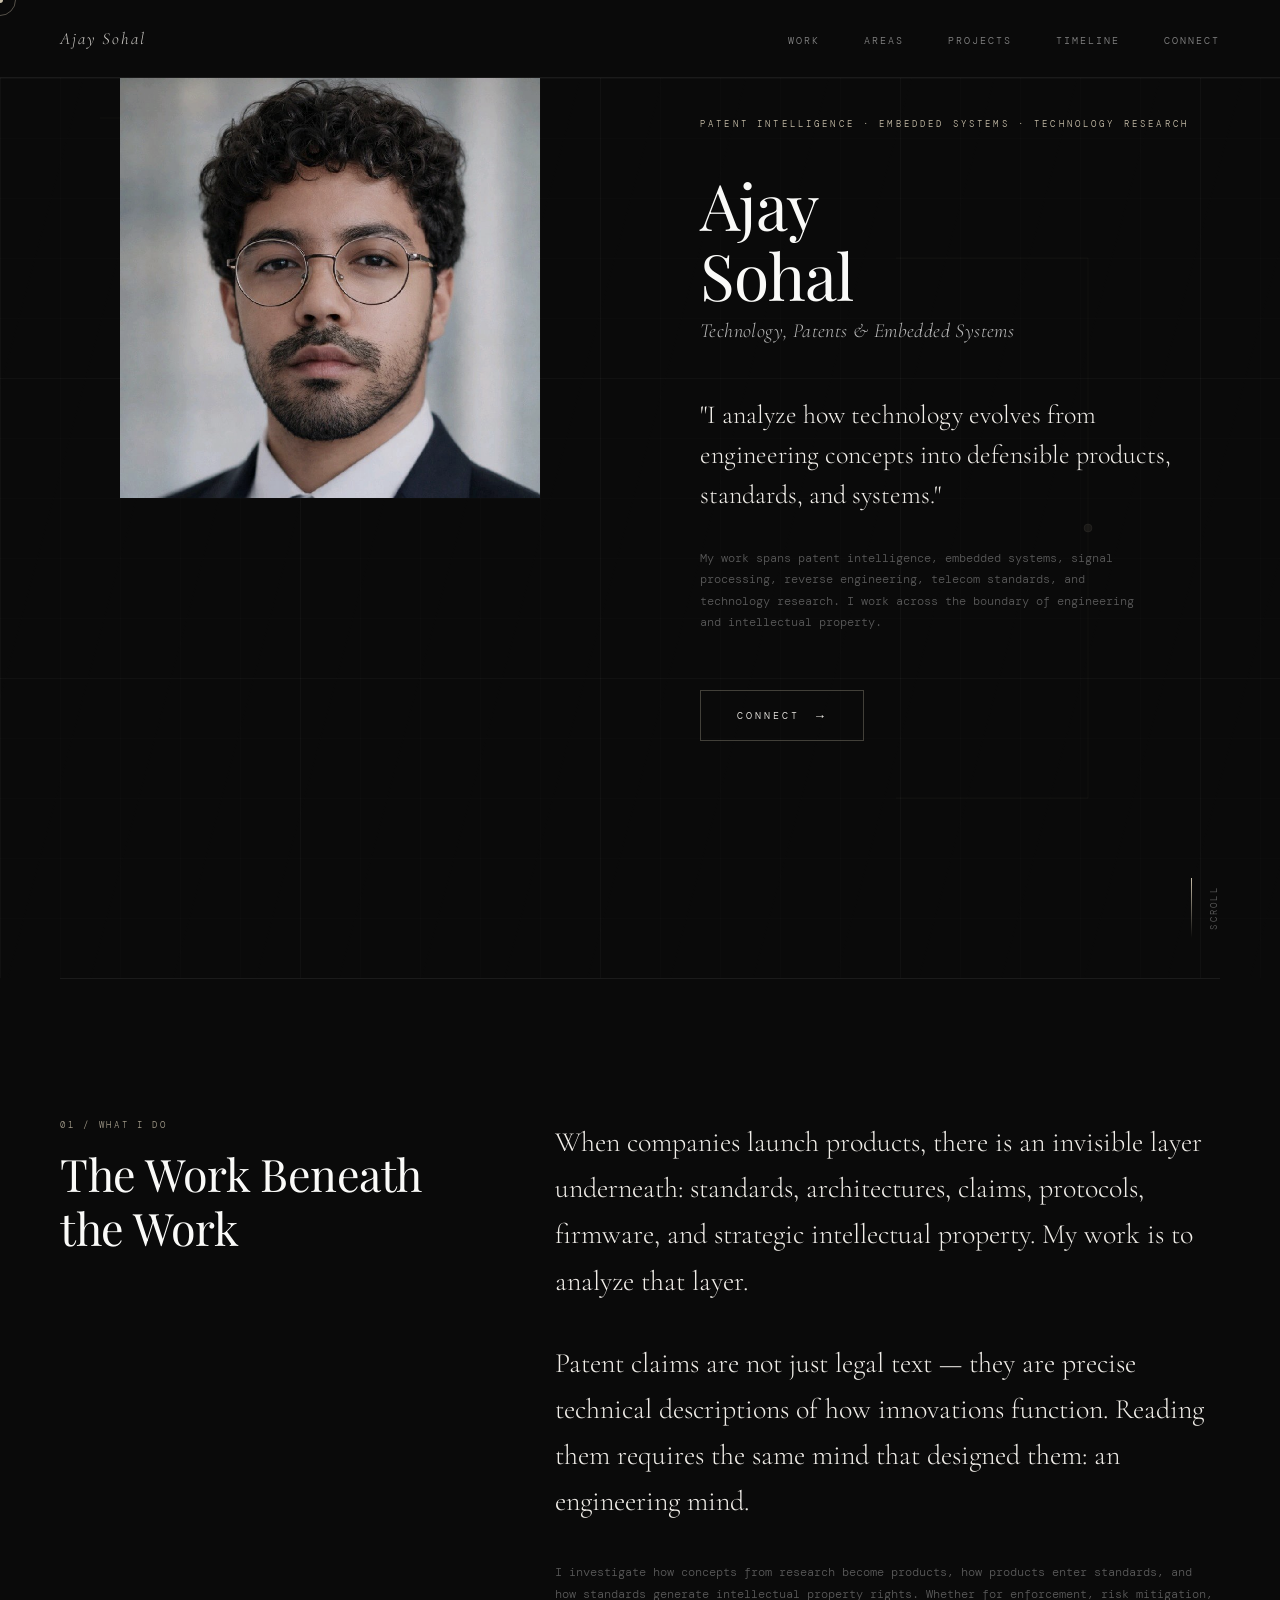
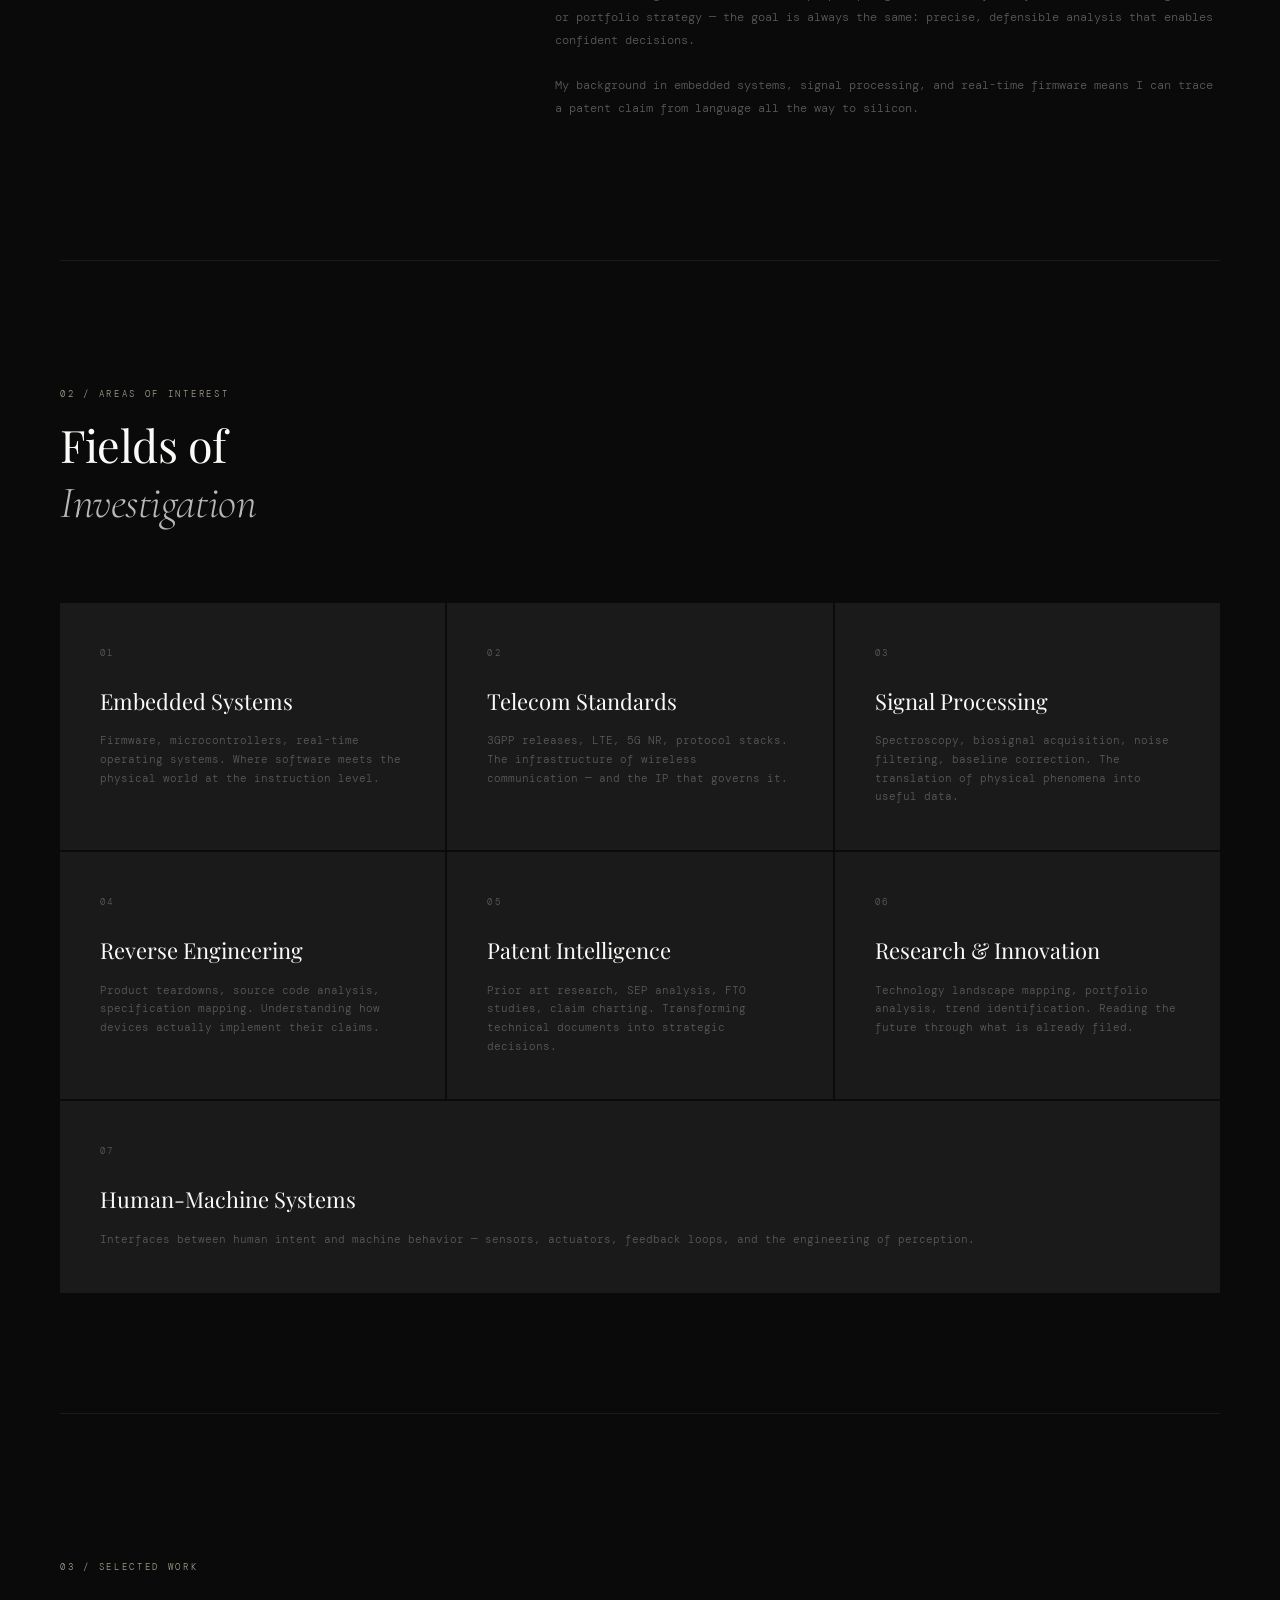
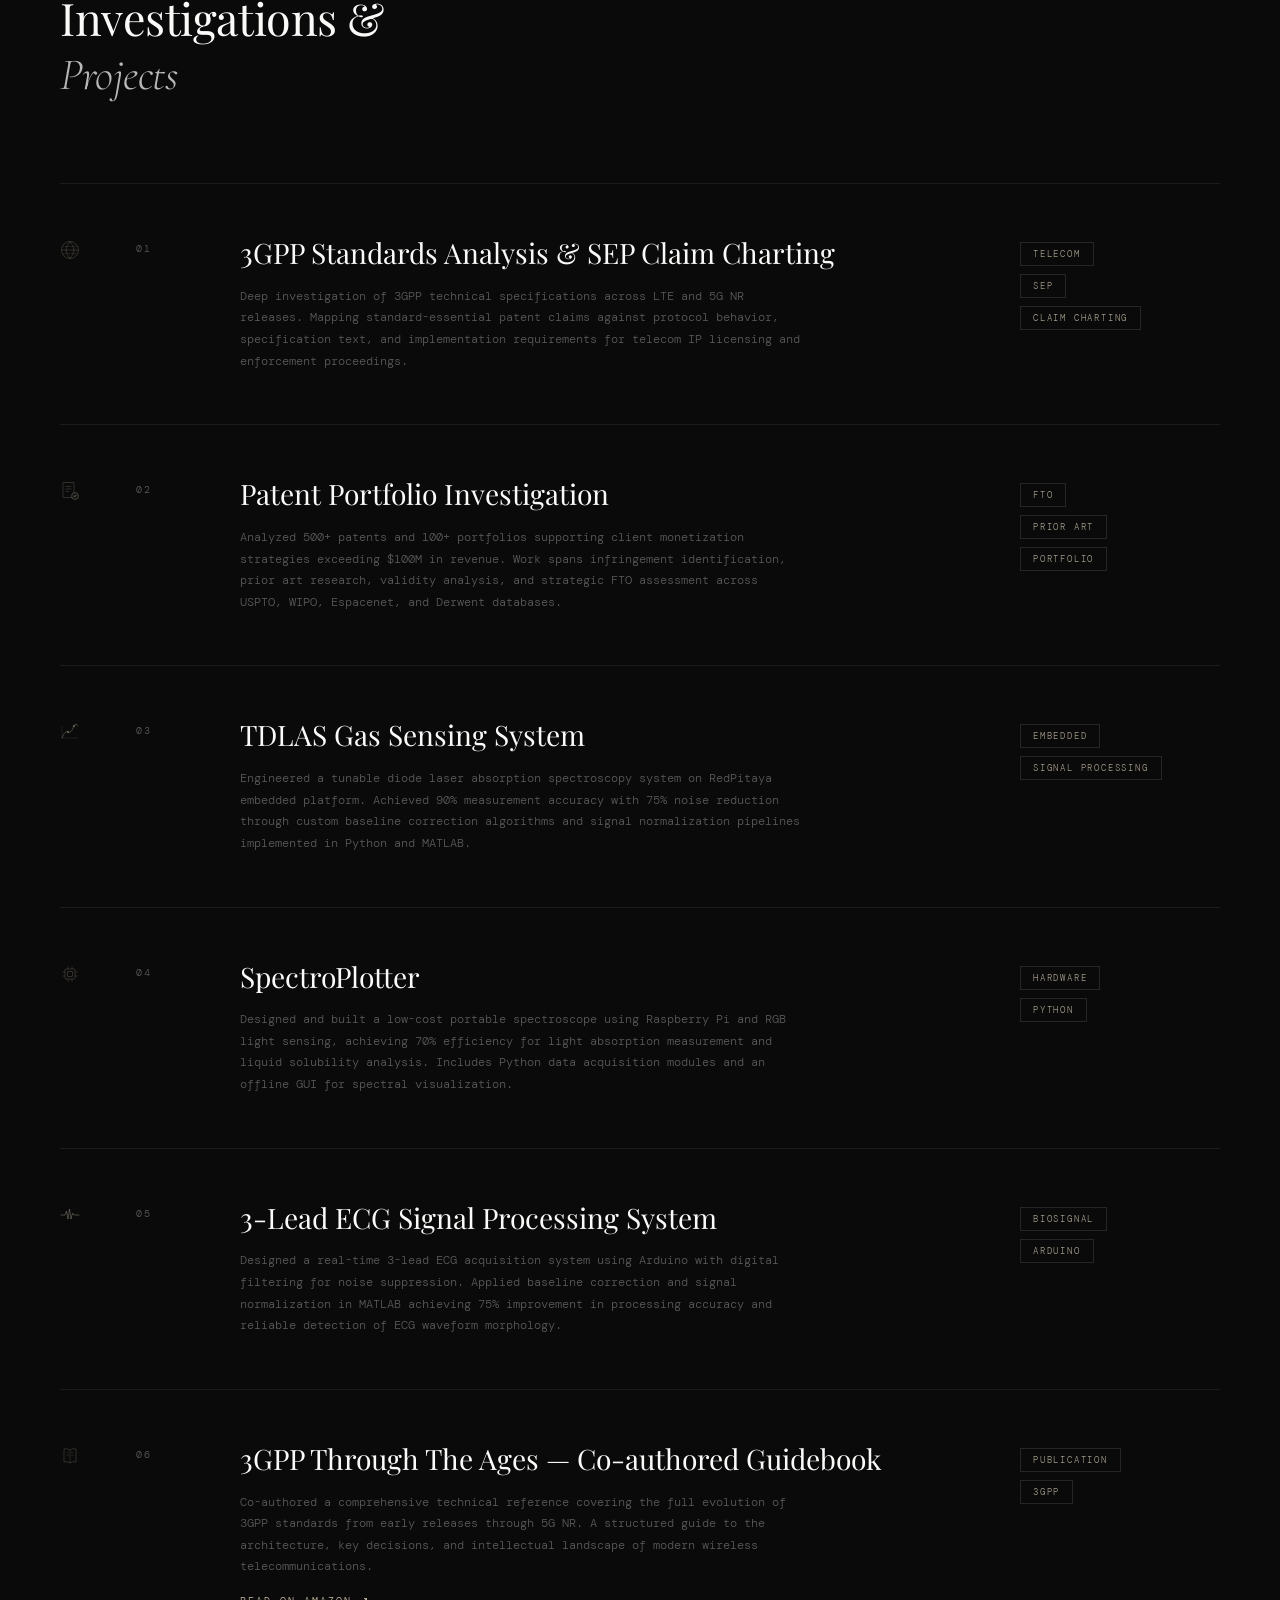
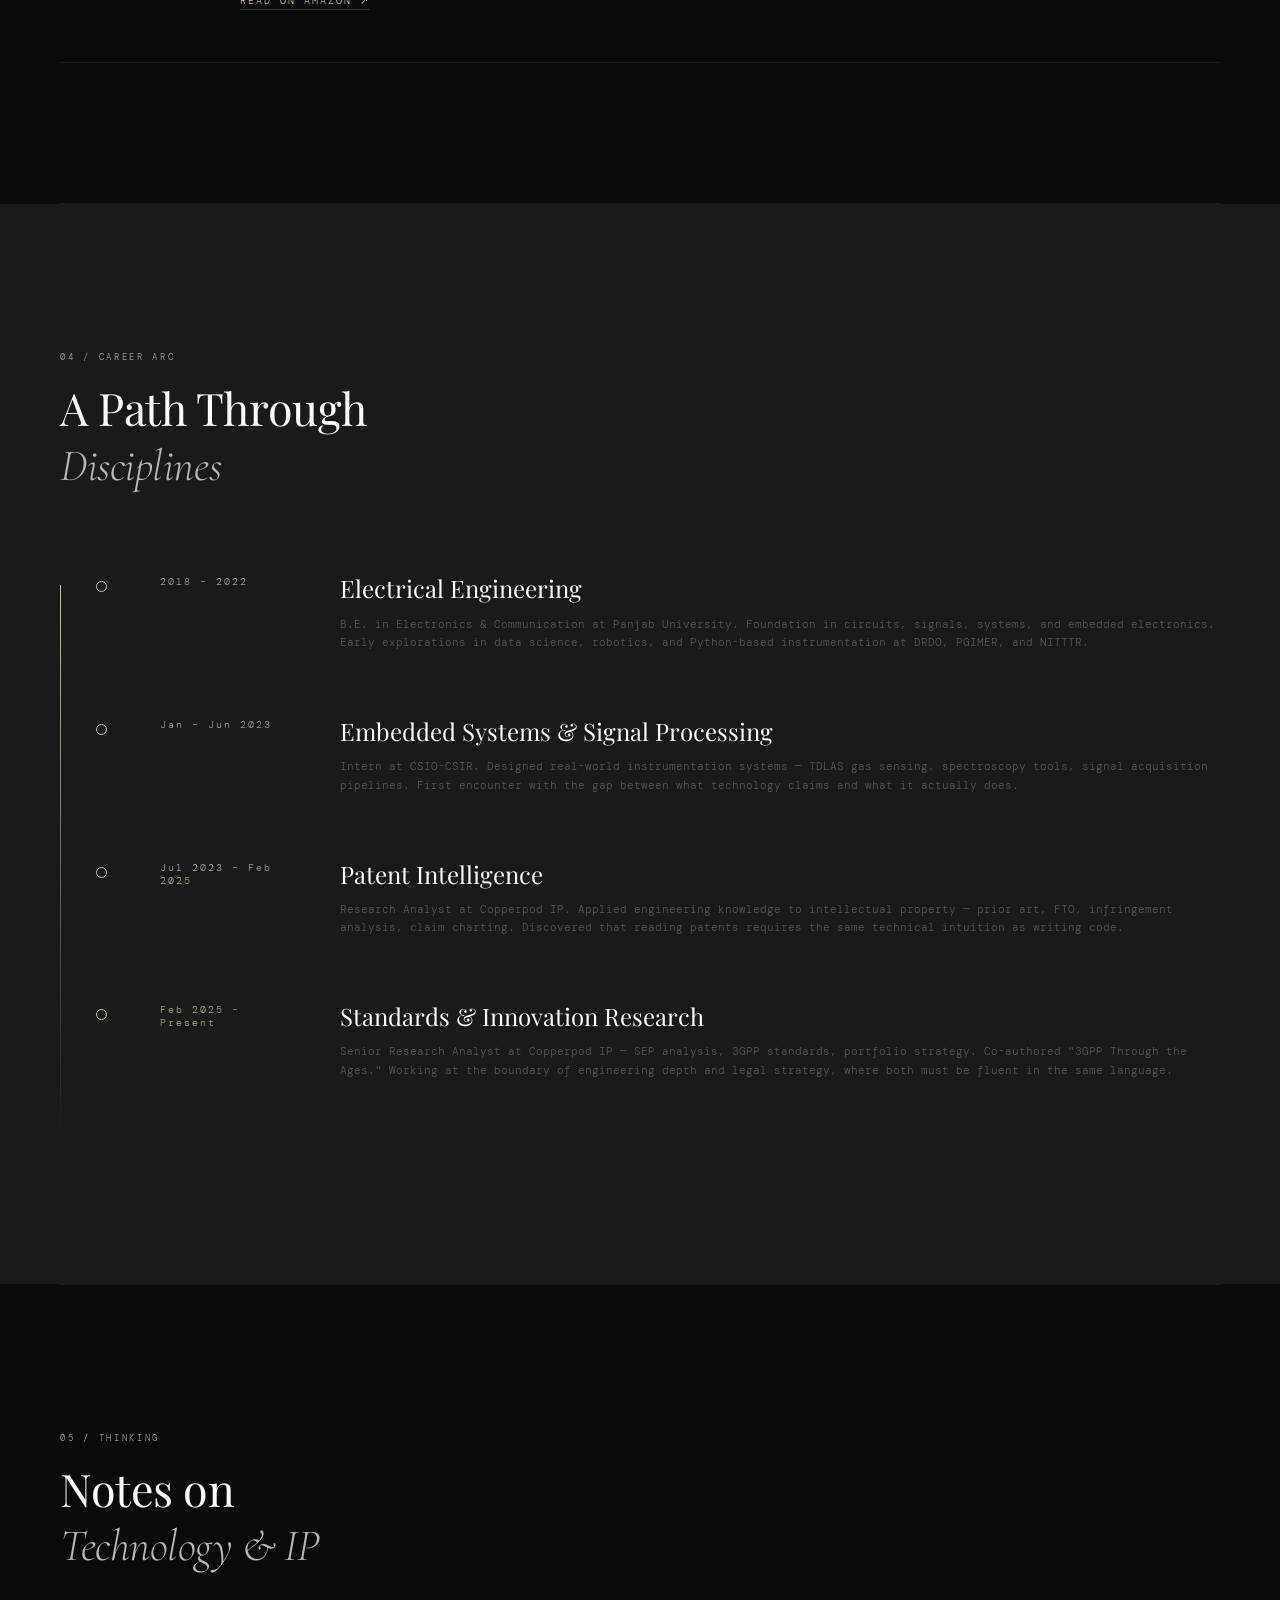
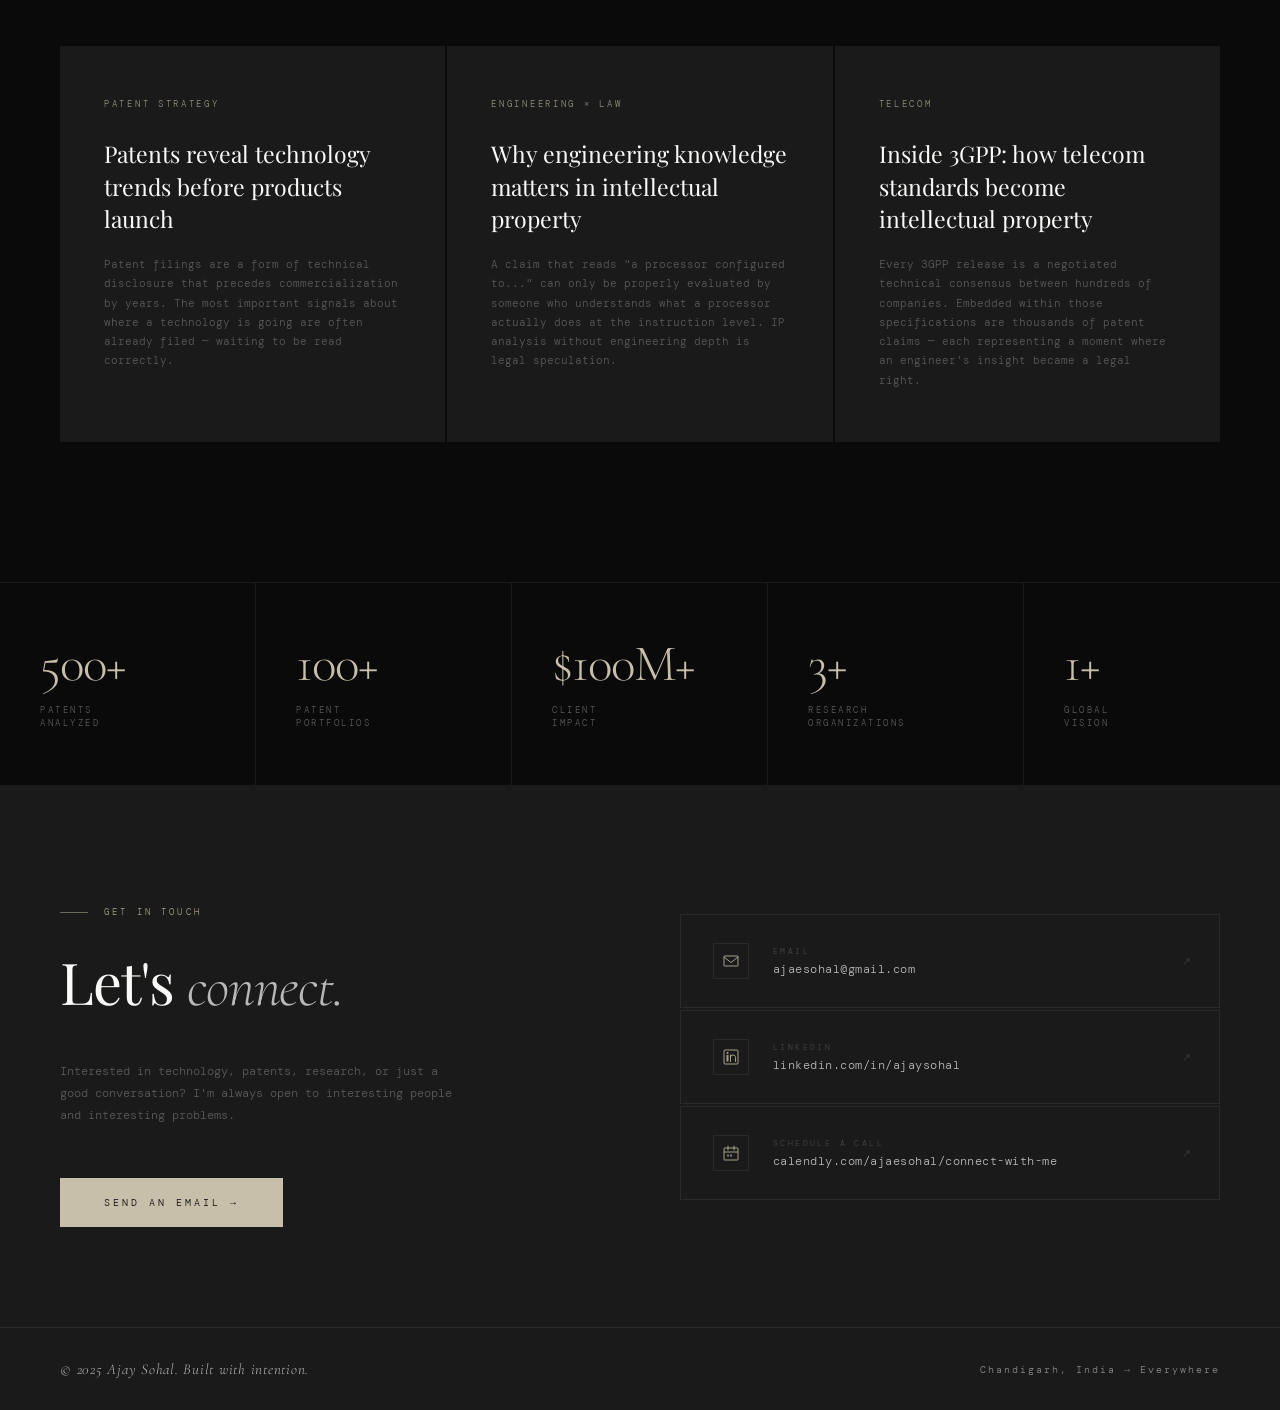
<file: ajay-sohal-portfolio-updated.html>
<!DOCTYPE html>
<html lang="en">
<head>
<meta charset="UTF-8">
<meta name="viewport" content="width=device-width, initial-scale=1.0">
<title>Ajay Sohal — Patents, Embedded Systems & Technology Research</title>
<link rel="preconnect" href="https://fonts.googleapis.com">
<link rel="preconnect" href="https://fonts.gstatic.com" crossorigin>
<link href="https://fonts.googleapis.com/css2?family=Playfair+Display:wght@300;400;500&family=DM+Mono:wght@300;400&family=Cormorant+Garamond:ital,wght@0,300;0,400;1,300;1,400&family=Space+Grotesk:wght@300;400&display=swap" rel="stylesheet">
<style>
  :root {
    --black: #0a0a0a;
    --charcoal: #1a1a1a;
    --graphite: #2e2e2e;
    --muted: #5a5a5a;
    --faint: #888;
    --ghost: #b8b8b8;
    --off-white: #f0ede8;
    --white: #fafaf8;
    --accent: #c8bfaa;
    --line: rgba(255,255,255,0.07);
    --line-light: rgba(0,0,0,0.08);
  }

  * { margin: 0; padding: 0; box-sizing: border-box; }

  html { scroll-behavior: smooth; }

  body {
    background: var(--black);
    color: var(--off-white);
    font-family: 'DM Mono', monospace;
    font-weight: 300;
    overflow-x: hidden;
    cursor: none;
  }

  /* Custom cursor */
  .cursor {
    position: fixed;
    width: 6px;
    height: 6px;
    background: var(--accent);
    border-radius: 50%;
    pointer-events: none;
    z-index: 9999;
    transform: translate(-50%, -50%);
    transition: transform 0.1s ease;
  }
  .cursor-ring {
    position: fixed;
    width: 32px;
    height: 32px;
    border: 1px solid rgba(200,191,170,0.4);
    border-radius: 50%;
    pointer-events: none;
    z-index: 9998;
    transform: translate(-50%, -50%);
    transition: all 0.18s ease;
  }
  .cursor-ring.hover {
    width: 56px;
    height: 56px;
    border-color: var(--accent);
    background: rgba(200,191,170,0.04);
  }

  /* Navigation */
  nav {
    position: relative;
    padding: 28px 60px;
    display: flex;
    justify-content: space-between;
    align-items: center;
    background: var(--black);
    border-bottom: 1px solid var(--line);
  }
  .nav-logo {
    font-family: 'Cormorant Garamond', serif;
    font-size: 17px;
    letter-spacing: 0.12em;
    color: var(--off-white);
    text-decoration: none;
    font-style: italic;
    opacity: 0.85;
  }
  .nav-links {
    display: flex;
    gap: 44px;
    list-style: none;
  }
  .nav-links a {
    font-family: 'DM Mono', monospace;
    font-size: 10px;
    letter-spacing: 0.2em;
    text-transform: uppercase;
    color: var(--ghost);
    text-decoration: none;
    transition: color 0.3s;
    opacity: 0.7;
  }
  .nav-links a:hover { color: var(--off-white); opacity: 1; }

  /* Section utilities */
  section { position: relative; }

  .container {
    max-width: 1280px;
    margin: 0 auto;
    padding: 0 60px;
  }

  /* ─── HERO ─── */
  #hero {
    min-height: 100vh;
    display: grid;
    grid-template-columns: 1fr 1fr;
    position: relative;
    overflow: hidden;
    align-items: start;
  }

  .hero-canvas {
    position: absolute;
    inset: 0;
    z-index: 0;
  }

  .hero-left {
    position: relative;
    z-index: 2;
    display: flex;
    align-items: flex-start;
    justify-content: center;
    padding: 0;
  }

  .hero-portrait-wrap {
    position: relative;
    width: 100%;
    display: flex;
    align-items: flex-start;
    justify-content: center;
    padding: 0 20px 0 40px;
  }
  .hero-portrait {
    display: block;
    width: 100%;
    max-width: 420px;
    height: auto;
    max-height: 100vh;
    object-fit: contain;
    object-position: top center;
    filter: grayscale(20%) contrast(1.06);
    opacity: 0.92;
  }

  .hero-right {
    position: relative;
    z-index: 2;
    display: flex;
    flex-direction: column;
    justify-content: center;
    padding: 40px 60px 80px 60px;
  }

  .hero-label {
    font-family: 'DM Mono', monospace;
    font-size: 9px;
    letter-spacing: 0.35em;
    text-transform: uppercase;
    color: var(--accent);
    margin-bottom: 40px;
    opacity: 0;
    animation: fadeUp 0.8s ease 0.3s forwards;
  }

  .hero-name {
    font-family: 'Playfair Display', serif;
    font-size: clamp(44px, 5vw, 72px);
    font-weight: 300;
    line-height: 1.1;
    letter-spacing: -0.01em;
    color: var(--white);
    margin-bottom: 8px;
    opacity: 0;
    animation: fadeUp 0.9s ease 0.5s forwards;
  }

  .hero-disciplines {
    font-family: 'Cormorant Garamond', serif;
    font-size: clamp(15px, 1.6vw, 20px);
    font-weight: 300;
    font-style: italic;
    color: var(--ghost);
    letter-spacing: 0.02em;
    margin-bottom: 52px;
    opacity: 0;
    animation: fadeUp 0.9s ease 0.65s forwards;
  }

  .hero-statement {
    font-family: 'Cormorant Garamond', serif;
    font-size: clamp(19px, 2.1vw, 26px);
    font-weight: 300;
    line-height: 1.55;
    color: var(--off-white);
    max-width: 480px;
    margin-bottom: 32px;
    opacity: 0;
    animation: fadeUp 0.9s ease 0.8s forwards;
  }

  .hero-secondary {
    font-family: 'DM Mono', monospace;
    font-size: 12px;
    font-weight: 300;
    line-height: 1.8;
    color: var(--muted);
    max-width: 440px;
    margin-bottom: 56px;
    opacity: 0;
    animation: fadeUp 0.9s ease 1.0s forwards;
  }

  .btn-connect {
    display: inline-flex;
    align-items: center;
    gap: 16px;
    font-family: 'DM Mono', monospace;
    font-size: 10px;
    letter-spacing: 0.3em;
    text-transform: uppercase;
    color: var(--off-white);
    text-decoration: none;
    border: 1px solid rgba(200,191,170,0.3);
    padding: 16px 36px;
    transition: all 0.4s ease;
    width: fit-content;
    opacity: 0;
    animation: fadeUp 0.9s ease 1.2s forwards;
    position: relative;
    overflow: hidden;
  }
  .btn-connect::before {
    content: '';
    position: absolute;
    left: 0; top: 0; bottom: 0;
    width: 0;
    background: rgba(200,191,170,0.08);
    transition: width 0.4s ease;
  }
  .btn-connect:hover::before { width: 100%; }
  .btn-connect:hover { border-color: rgba(200,191,170,0.7); color: var(--white); }
  .btn-connect .arrow { 
    font-size: 13px; 
    transition: transform 0.3s;
    display: inline-block;
  }
  .btn-connect:hover .arrow { transform: translateX(4px); }

  /* Scroll indicator */
  .scroll-hint {
    position: absolute;
    bottom: 40px;
    right: 60px;
    z-index: 2;
    display: flex;
    align-items: center;
    gap: 16px;
    opacity: 0;
    animation: fadeIn 1s ease 2s forwards;
  }
  .scroll-hint span {
    font-family: 'DM Mono', monospace;
    font-size: 9px;
    letter-spacing: 0.25em;
    text-transform: uppercase;
    color: var(--muted);
    writing-mode: vertical-rl;
    transform: rotate(180deg);
  }
  .scroll-line {
    width: 1px;
    height: 60px;
    background: linear-gradient(to bottom, var(--accent), transparent);
    animation: lineGrow 1.5s ease 2.5s both;
  }

  /* ─── DIVIDER ─── */
  .divider {
    height: 1px;
    background: var(--line);
    margin: 0 60px;
  }

  /* ─── WHAT I DO ─── */
  #what {
    padding: 140px 0;
  }
  .what-inner {
    display: grid;
    grid-template-columns: 1fr 1.6fr;
    gap: 80px;
    align-items: start;
  }
  .section-meta {
    display: flex;
    flex-direction: column;
    gap: 16px;
    position: sticky;
    top: 120px;
  }
  .section-index {
    font-family: 'DM Mono', monospace;
    font-size: 9px;
    letter-spacing: 0.3em;
    text-transform: uppercase;
    color: var(--accent);
    opacity: 0.8;
  }
  .section-title {
    font-family: 'Playfair Display', serif;
    font-size: clamp(28px, 3.5vw, 48px);
    font-weight: 300;
    line-height: 1.2;
    color: var(--white);
    letter-spacing: -0.01em;
  }

  .what-content p {
    font-family: 'Cormorant Garamond', serif;
    font-size: clamp(20px, 2.2vw, 28px);
    font-weight: 300;
    line-height: 1.65;
    color: var(--off-white);
    margin-bottom: 36px;
  }
  .what-content p.muted-p {
    font-family: 'DM Mono', monospace;
    font-size: 13px;
    line-height: 1.9;
    color: var(--muted);
    font-size: 12px;
    margin-bottom: 0;
  }

  /* ─── AREAS ─── */
  #areas {
    padding: 120px 0;
  }
  .areas-header {
    margin-bottom: 72px;
  }
  .areas-grid {
    display: grid;
    grid-template-columns: repeat(3, 1fr);
    gap: 2px;
  }
  .area-card {
    background: var(--charcoal);
    padding: 44px 40px;
    transition: background 0.4s ease, transform 0.3s ease;
    position: relative;
    overflow: hidden;
    cursor: default;
  }
  .area-card::before {
    content: '';
    position: absolute;
    top: 0; left: 0;
    width: 0;
    height: 1px;
    background: var(--accent);
    transition: width 0.5s ease;
  }
  .area-card:hover::before { width: 100%; }
  .area-card:hover { background: #1f1f1f; }
  .area-num {
    font-family: 'DM Mono', monospace;
    font-size: 9px;
    letter-spacing: 0.25em;
    color: var(--muted);
    margin-bottom: 28px;
    display: block;
  }
  .area-name {
    font-family: 'Playfair Display', serif;
    font-size: 22px;
    font-weight: 300;
    color: var(--white);
    line-height: 1.3;
    margin-bottom: 16px;
  }
  .area-desc {
    font-family: 'DM Mono', monospace;
    font-size: 11px;
    line-height: 1.7;
    color: var(--muted);
  }


  .work-icon {
    display: flex;
    align-items: flex-start;
    padding-top: 4px;
    opacity: 0.75;
    transition: opacity 0.3s;
    flex-shrink: 0;
  }
  .work-item:hover .work-icon { opacity: 1; }
  /* ─── WORK ─── */
  #work {
    padding: 140px 0;
  }
  .work-header {
    margin-bottom: 80px;
  }
  .work-list {
    display: flex;
    flex-direction: column;
    gap: 0;
  }
  .work-item {
    display: grid;
    grid-template-columns: 36px 64px 1fr 200px;
    gap: 40px;
    align-items: start;
    padding: 52px 0;
    border-top: 1px solid var(--line);
    transition: all 0.3s ease;
    position: relative;
  }
  .work-item::after {
    content: '';
    position: absolute;
    bottom: 0; left: 0;
    width: 0;
    height: 1px;
    background: rgba(200,191,170,0.2);
    transition: width 0.5s ease;
  }
  .work-item:hover::after { width: 100%; }
  .work-item:last-child { border-bottom: 1px solid var(--line); }
  .work-num {
    font-family: 'DM Mono', monospace;
    font-size: 10px;
    letter-spacing: 0.2em;
    color: var(--muted);
    padding-top: 6px;
  }
  .work-body {}
  .work-title {
    font-family: 'Playfair Display', serif;
    font-size: clamp(20px, 2.2vw, 30px);
    font-weight: 300;
    color: var(--white);
    margin-bottom: 16px;
    line-height: 1.2;
  }
  .work-desc {
    font-family: 'DM Mono', monospace;
    font-size: 12px;
    line-height: 1.8;
    color: var(--muted);
    max-width: 560px;
  }
  .work-tags {
    display: flex;
    flex-direction: column;
    gap: 8px;
    padding-top: 6px;
  }
  .work-link {
    display: inline-flex;
    align-items: center;
    gap: 6px;
    font-family: 'DM Mono', monospace;
    font-size: 10px;
    letter-spacing: 0.2em;
    text-transform: uppercase;
    color: var(--accent);
    text-decoration: none;
    margin-top: 16px;
    border-bottom: 1px solid rgba(200,191,170,0.25);
    padding-bottom: 2px;
    transition: color 0.3s, border-color 0.3s;
    width: fit-content;
  }
  .work-link:hover {
    color: var(--white);
    border-color: var(--white);
  }
  .tag {
    font-family: 'DM Mono', monospace;
    font-size: 9px;
    letter-spacing: 0.2em;
    text-transform: uppercase;
    color: var(--accent);
    border: 1px solid rgba(200,191,170,0.2);
    padding: 5px 12px;
    width: fit-content;
    opacity: 0.8;
  }

  /* ─── TIMELINE ─── */
  #timeline {
    padding: 140px 0;
    background: var(--charcoal);
  }
  .timeline-header {
    margin-bottom: 80px;
  }
  .timeline-track {
    position: relative;
    padding-left: 40px;
  }
  .timeline-track::before {
    content: '';
    position: absolute;
    left: 0;
    top: 12px;
    bottom: 12px;
    width: 1px;
    background: linear-gradient(to bottom, var(--accent), transparent);
  }
  .timeline-item {
    position: relative;
    padding: 0 0 64px 60px;
    display: grid;
    grid-template-columns: 140px 1fr;
    gap: 40px;
    opacity: 0.5;
    transition: opacity 0.3s;
  }
  .timeline-item:hover { opacity: 1; }
  .timeline-item::before {
    content: '';
    position: absolute;
    left: -4px;
    top: 8px;
    width: 9px;
    height: 9px;
    border: 1px solid var(--accent);
    background: var(--charcoal);
    border-radius: 50%;
  }
  .timeline-year {
    font-family: 'DM Mono', monospace;
    font-size: 10px;
    letter-spacing: 0.2em;
    color: var(--accent);
    opacity: 0.8;
    padding-top: 2px;
  }
  .timeline-content {}
  .timeline-stage {
    font-family: 'Playfair Display', serif;
    font-size: 24px;
    font-weight: 300;
    color: var(--white);
    margin-bottom: 10px;
    line-height: 1.3;
  }
  .timeline-detail {
    font-family: 'DM Mono', monospace;
    font-size: 11px;
    line-height: 1.7;
    color: var(--muted);
  }

  /* ─── NOTES ─── */
  #notes {
    padding: 140px 0;
  }
  .notes-header {
    margin-bottom: 72px;
  }
  .notes-grid {
    display: grid;
    grid-template-columns: repeat(3, 1fr);
    gap: 2px;
  }
  .note-card {
    background: var(--charcoal);
    padding: 52px 44px;
    transition: background 0.3s;
    position: relative;
    overflow: hidden;
  }
  .note-card:hover { background: #1f1f1f; }
  .note-card::before {
    content: '';
    position: absolute;
    top: 0; left: 0; right: 0;
    height: 1px;
    background: linear-gradient(to right, var(--accent), transparent);
    opacity: 0;
    transition: opacity 0.3s;
  }
  .note-card:hover::before { opacity: 1; }
  .note-type {
    font-family: 'DM Mono', monospace;
    font-size: 9px;
    letter-spacing: 0.3em;
    text-transform: uppercase;
    color: var(--accent);
    margin-bottom: 28px;
    display: block;
    opacity: 0.7;
  }
  .note-headline {
    font-family: 'Playfair Display', serif;
    font-size: clamp(18px, 1.8vw, 24px);
    font-weight: 300;
    color: var(--white);
    line-height: 1.4;
    margin-bottom: 20px;
  }
  .note-preview {
    font-family: 'DM Mono', monospace;
    font-size: 11px;
    line-height: 1.75;
    color: var(--muted);
  }

  /* ─── METRICS BANNER ─── */
  #metrics {
    border-top: 1px solid var(--line);
    border-bottom: 1px solid var(--line);
  }
  .metrics-grid {
    display: grid;
    grid-template-columns: repeat(5, 1fr);
  }
  .metric-cell {
    padding: 56px 40px;
    border-right: 1px solid var(--line);
    display: flex;
    flex-direction: column;
    gap: 14px;
    transition: background 0.3s ease;
  }
  .metric-cell:last-child { border-right: none; }
  .metric-cell:hover { background: rgba(200,191,170,0.03); }
  .metric-num {
    font-family: 'Cormorant Garamond', serif;
    font-size: clamp(36px, 4vw, 56px);
    font-weight: 300;
    color: var(--accent);
    line-height: 1;
    letter-spacing: -0.02em;
  }
  .metric-label {
    font-family: 'DM Mono', monospace;
    font-size: 9px;
    letter-spacing: 0.28em;
    text-transform: uppercase;
    color: var(--muted);
    line-height: 1.4;
  }

  /* ─── CONNECT ─── */
  #connect {
    padding: 120px 0 0;
    background: var(--charcoal);
  }
  .connect-inner {
    display: grid;
    grid-template-columns: 1fr 1fr;
    gap: 80px;
    align-items: start;
    padding-bottom: 100px;
  }
  .connect-left {}
  .connect-eyebrow {
    font-family: 'DM Mono', monospace;
    font-size: 9px;
    letter-spacing: 0.35em;
    text-transform: uppercase;
    color: var(--accent);
    margin-bottom: 32px;
    opacity: 0.8;
    display: flex;
    align-items: center;
    gap: 16px;
  }
  .connect-eyebrow::before {
    content: '';
    display: block;
    width: 28px;
    height: 1px;
    background: var(--accent);
    opacity: 0.6;
  }
  .connect-headline {
    font-family: 'Playfair Display', serif;
    font-size: clamp(36px, 4.5vw, 64px);
    font-weight: 300;
    line-height: 1.1;
    color: var(--white);
    margin-bottom: 40px;
    letter-spacing: -0.02em;
  }
  .connect-headline em {
    font-style: italic;
    color: var(--ghost);
    font-family: 'Cormorant Garamond', serif;
  }
  .connect-body {
    font-family: 'DM Mono', monospace;
    font-size: 12px;
    line-height: 1.85;
    color: var(--muted);
    max-width: 400px;
    margin-bottom: 52px;
  }
  .connect-cta {
    display: inline-flex;
    align-items: center;
    gap: 16px;
    font-family: 'DM Mono', monospace;
    font-size: 10px;
    letter-spacing: 0.3em;
    text-transform: uppercase;
    color: var(--black);
    background: var(--accent);
    text-decoration: none;
    padding: 18px 44px;
    transition: all 0.35s ease;
    position: relative;
    overflow: hidden;
  }
  .connect-cta:hover {
    background: var(--off-white);
    letter-spacing: 0.38em;
  }
  .connect-right {
    display: flex;
    flex-direction: column;
    gap: 2px;
    padding-top: 8px;
  }
  .contact-card {
    display: flex;
    align-items: center;
    gap: 24px;
    padding: 28px 32px;
    border: 1px solid var(--line);
    text-decoration: none;
    transition: border-color 0.3s, background 0.3s;
    position: relative;
    overflow: hidden;
  }
  .contact-card::after {
    content: '↗';
    position: absolute;
    right: 28px;
    top: 50%;
    transform: translateY(-50%);
    font-family: 'DM Mono', monospace;
    font-size: 11px;
    color: var(--muted);
    opacity: 0.5;
    transition: opacity 0.3s, color 0.3s;
  }
  .contact-card:hover { border-color: rgba(200,191,170,0.3); background: rgba(200,191,170,0.03); }
  .contact-card:hover::after { opacity: 1; color: var(--accent); }
  .contact-icon {
    width: 36px;
    height: 36px;
    border: 1px solid var(--line);
    display: flex;
    align-items: center;
    justify-content: center;
    flex-shrink: 0;
    color: var(--accent);
  }
  .contact-meta {
    display: flex;
    flex-direction: column;
    gap: 5px;
  }
  .contact-type {
    font-family: 'DM Mono', monospace;
    font-size: 8px;
    letter-spacing: 0.3em;
    text-transform: uppercase;
    color: var(--muted);
    opacity: 0.7;
  }
  .contact-value {
    font-family: 'DM Mono', monospace;
    font-size: 12px;
    color: var(--ghost);
    letter-spacing: 0.04em;
  }

  /* ─── FOOTER ─── */
  footer {
    background: var(--charcoal);
    padding: 32px 60px;
    display: flex;
    justify-content: space-between;
    align-items: center;
    border-top: 1px solid var(--line);
  }
  .footer-name {
    font-family: 'Cormorant Garamond', serif;
    font-size: 15px;
    font-style: italic;
    color: var(--ghost);
    letter-spacing: 0.05em;
  }
  .footer-copy {
    font-family: 'DM Mono', monospace;
    font-size: 10px;
    letter-spacing: 0.2em;
    color: var(--faint);
  }

  /* ─── ANIMATIONS ─── */
  @keyframes fadeUp {
    from { opacity: 0; transform: translateY(24px); }
    to { opacity: 1; transform: translateY(0); }
  }
  @keyframes fadeIn {
    from { opacity: 0; }
    to { opacity: 1; }
  }
  @keyframes lineGrow {
    from { transform: scaleY(0); transform-origin: top; }
    to { transform: scaleY(1); transform-origin: top; }
  }
  @keyframes gridPulse {
    0%, 100% { opacity: 0.03; }
    50% { opacity: 0.07; }
  }

  /* Reveal on scroll */
  .reveal {
    opacity: 0;
    transform: translateY(30px);
    transition: opacity 0.8s ease, transform 0.8s ease;
  }
  .reveal.visible {
    opacity: 1;
    transform: translateY(0);
  }
  .reveal-stagger .reveal:nth-child(2) { transition-delay: 0.1s; }
  .reveal-stagger .reveal:nth-child(3) { transition-delay: 0.2s; }
  .reveal-stagger .reveal:nth-child(4) { transition-delay: 0.3s; }
  .reveal-stagger .reveal:nth-child(5) { transition-delay: 0.4s; }
  .reveal-stagger .reveal:nth-child(6) { transition-delay: 0.5s; }
  .reveal-stagger .reveal:nth-child(7) { transition-delay: 0.6s; }

  /* ─── RESPONSIVE ─── */
  @media (max-width: 1024px) {
    nav { padding: 24px 40px; }
    .container { padding: 0 40px; }
    .divider { margin: 0 40px; }
    footer { padding: 36px 40px; }
    #hero { grid-template-columns: 1fr; min-height: auto; }
    .hero-left { padding: 120px 40px 0; justify-content: center; }
    .hero-portrait-wrap { width: 360px; }
    .hero-portrait { height: 480px; }
    .hero-right { padding: 60px 40px 80px; }
    .scroll-hint { display: none; }
    .what-inner { grid-template-columns: 1fr; gap: 40px; }
    .section-meta { position: static; }
    .areas-grid { grid-template-columns: repeat(2, 1fr); }
    .work-item { grid-template-columns: 60px 1fr; }
    .work-tags { display: none; }
    .timeline-item { grid-template-columns: 100px 1fr; gap: 24px; }
    .notes-grid { grid-template-columns: 1fr 1fr; }
    nav .nav-links { display: none; }
    .metrics-grid { grid-template-columns: repeat(3, 1fr); }
    .metric-cell:nth-child(3) { border-right: none; }
    .metric-cell:nth-child(4) { border-right: 1px solid var(--line); }
    .connect-inner { grid-template-columns: 1fr; gap: 56px; }
  }

  @media (max-width: 640px) {
    .container { padding: 0 24px; }
    .areas-grid { grid-template-columns: 1fr; }
    .work-item { grid-template-columns: 1fr; gap: 12px; }
    .work-num { display: none; }
    .timeline-item { grid-template-columns: 1fr; gap: 8px; padding-left: 36px; }
    .notes-grid { grid-template-columns: 1fr; }
    .metrics-grid { grid-template-columns: repeat(2, 1fr); }
    .metric-cell:nth-child(3) { border-right: 1px solid var(--line); }
    .metric-cell:nth-child(4) { border-right: none; }
    .metric-cell:nth-child(5) { grid-column: span 2; border-right: none; }
    footer { flex-direction: column; gap: 12px; text-align: center; }
  }

  /* Extra polish */
  ::selection { background: rgba(200,191,170,0.2); color: var(--white); }

  /* technical grid overlay on hero */
  .hero-grid {
    position: absolute;
    inset: 0;
    z-index: 1;
    overflow: hidden;
    pointer-events: none;
  }
</style>
</head>
<body>

<!-- Custom cursor -->
<div class="cursor" id="cursor"></div>
<div class="cursor-ring" id="cursorRing"></div>

<!-- Navigation -->
<nav>
  <a href="#hero" class="nav-logo">Ajay Sohal</a>
  <ul class="nav-links">
    <li><a href="#what">Work</a></li>
    <li><a href="#areas">Areas</a></li>
    <li><a href="#work">Projects</a></li>
    <li><a href="#timeline">Timeline</a></li>
    <li><a href="#connect">Connect</a></li>
  </ul>
</nav>

<!-- ─── HERO ─── -->
<section id="hero">
  <!-- Technical grid SVG background -->
  <div class="hero-grid">
    <svg width="100%" height="100%" xmlns="http://www.w3.org/2000/svg" style="animation: gridPulse 6s ease-in-out infinite;">
      <defs>
        <pattern id="grid" width="60" height="60" patternUnits="userSpaceOnUse">
          <path d="M 60 0 L 0 0 0 60" fill="none" stroke="rgba(200,191,170,0.06)" stroke-width="0.5"/>
        </pattern>
        <pattern id="grid2" width="300" height="300" patternUnits="userSpaceOnUse">
          <path d="M 300 0 L 0 0 0 300" fill="none" stroke="rgba(200,191,170,0.1)" stroke-width="0.5"/>
        </pattern>
        <!-- Diagonal technical lines -->
        <pattern id="diag" width="80" height="80" patternUnits="userSpaceOnUse" patternTransform="rotate(15)">
          <line x1="0" y1="0" x2="0" y2="80" stroke="rgba(200,191,170,0.025)" stroke-width="0.5"/>
        </pattern>
      </defs>
      <rect width="100%" height="100%" fill="url(#grid)"/>
      <rect width="100%" height="100%" fill="url(#grid2)"/>
      <rect width="100%" height="100%" fill="url(#diag)"/>
      <!-- Decorative circuit-like lines -->
      <g stroke="rgba(200,191,170,0.06)" stroke-width="0.7" fill="none">
        <polyline points="100,40 180,40 180,120 280,120"/>
        <polyline points="200,200 200,280 320,280 320,360"/>
        <circle cx="180" cy="40" r="3" fill="rgba(200,191,170,0.12)"/>
        <circle cx="200" cy="280" r="3" fill="rgba(200,191,170,0.12)"/>
      </g>
      <!-- Right side technical annotation lines -->
      <g stroke="rgba(200,191,170,0.08)" stroke-width="0.5" fill="none">
        <line x1="70%" y1="20%" x2="85%" y2="20%"/>
        <line x1="85%" y1="20%" x2="85%" y2="80%"/>
        <line x1="70%" y1="80%" x2="85%" y2="80%"/>
        <circle cx="85%" cy="50%" r="4" fill="rgba(200,191,170,0.08)" stroke="rgba(200,191,170,0.15)"/>
      </g>
    </svg>
  </div>

  <div class="hero-left">
    <div class="hero-portrait-wrap">
      <img 
        src="[data-uri]" 
        alt="Ajay Sohal" 
        class="hero-portrait"
      />
    </div>
  </div>

  <div class="hero-right">
    <div class="hero-label">Patent Intelligence · Embedded Systems · Technology Research</div>
    <h1 class="hero-name">Ajay<br>Sohal</h1>
    <div class="hero-disciplines">Technology, Patents & Embedded Systems</div>
    <p class="hero-statement">
      "I analyze how technology evolves from engineering concepts into defensible products, standards, and systems."
    </p>
    <p class="hero-secondary">
      My work spans patent intelligence, embedded systems, signal processing, reverse engineering, telecom standards, and technology research. I work across the boundary of engineering and intellectual property.
    </p>
    <a href="https://calendly.com/ajaesohal/connect-with-me" target="_blank" class="btn-connect">
      Connect <span class="arrow">→</span>
    </a>
  </div>

  <div class="scroll-hint">
    <div class="scroll-line"></div>
    <span>Scroll</span>
  </div>
</section>

<div class="divider"></div>

<!-- ─── WHAT I DO ─── -->
<section id="what">
  <div class="container">
    <div class="what-inner">
      <div class="section-meta reveal">
        <span class="section-index">01 / What I Do</span>
        <h2 class="section-title">The Work Beneath the Work</h2>
      </div>
      <div class="what-content">
        <p class="reveal">
          When companies launch products, there is an invisible layer underneath: standards, architectures, claims, protocols, firmware, and strategic intellectual property. My work is to analyze that layer.
        </p>
        <p class="reveal">
          Patent claims are not just legal text — they are precise technical descriptions of how innovations function. Reading them requires the same mind that designed them: an engineering mind.
        </p>
        <p class="muted-p reveal">
          I investigate how concepts from research become products, how products enter standards, and how standards generate intellectual property rights. Whether for enforcement, risk mitigation, or portfolio strategy — the goal is always the same: precise, defensible analysis that enables confident decisions.<br><br>
          My background in embedded systems, signal processing, and real-time firmware means I can trace a patent claim from language all the way to silicon.
        </p>
      </div>
    </div>
  </div>
</section>

<div class="divider"></div>

<!-- ─── AREAS ─── -->
<section id="areas">
  <div class="container">
    <div class="areas-header reveal">
      <span class="section-index">02 / Areas of Interest</span>
      <h2 class="section-title" style="margin-top:16px;">Fields of<br><em style="font-family:'Cormorant Garamond',serif;font-style:italic;color:var(--ghost);">Investigation</em></h2>
    </div>
    <div class="areas-grid reveal-stagger">
      <div class="area-card reveal">
        <span class="area-num">01</span>
        <div class="area-name">Embedded Systems</div>
        <div class="area-desc">Firmware, microcontrollers, real-time operating systems. Where software meets the physical world at the instruction level.</div>
      </div>
      <div class="area-card reveal">
        <span class="area-num">02</span>
        <div class="area-name">Telecom Standards</div>
        <div class="area-desc">3GPP releases, LTE, 5G NR, protocol stacks. The infrastructure of wireless communication — and the IP that governs it.</div>
      </div>
      <div class="area-card reveal">
        <span class="area-num">03</span>
        <div class="area-name">Signal Processing</div>
        <div class="area-desc">Spectroscopy, biosignal acquisition, noise filtering, baseline correction. The translation of physical phenomena into useful data.</div>
      </div>
      <div class="area-card reveal">
        <span class="area-num">04</span>
        <div class="area-name">Reverse Engineering</div>
        <div class="area-desc">Product teardowns, source code analysis, specification mapping. Understanding how devices actually implement their claims.</div>
      </div>
      <div class="area-card reveal">
        <span class="area-num">05</span>
        <div class="area-name">Patent Intelligence</div>
        <div class="area-desc">Prior art research, SEP analysis, FTO studies, claim charting. Transforming technical documents into strategic decisions.</div>
      </div>
      <div class="area-card reveal">
        <span class="area-num">06</span>
        <div class="area-name">Research & Innovation</div>
        <div class="area-desc">Technology landscape mapping, portfolio analysis, trend identification. Reading the future through what is already filed.</div>
      </div>
      <div class="area-card reveal" style="grid-column: span 3;">
        <span class="area-num">07</span>
        <div class="area-name">Human-Machine Systems</div>
        <div class="area-desc">Interfaces between human intent and machine behavior — sensors, actuators, feedback loops, and the engineering of perception.</div>
      </div>
    </div>
  </div>
</section>

<div class="divider"></div>

<!-- ─── SELECTED WORK ─── -->
<section id="work">
  <div class="container">
    <div class="work-header reveal">
      <span class="section-index">03 / Selected Work</span>
      <h2 class="section-title" style="margin-top:16px;">Investigations &<br><em style="font-family:'Cormorant Garamond',serif;font-style:italic;color:var(--ghost);">Projects</em></h2>
    </div>
    <div class="work-list">
      <div class="work-item reveal">
        <div class="work-icon">
          <svg width="20" height="20" viewBox="0 0 20 20" fill="none" xmlns="http://www.w3.org/2000/svg">
            <circle cx="10" cy="10" r="8.5" stroke="rgba(200,191,170,0.4)" stroke-width="0.7"/>
            <path d="M10 1.5 Q14 6 14 10 Q14 14 10 18.5 Q6 14 6 10 Q6 6 10 1.5Z" stroke="rgba(200,191,170,0.4)" stroke-width="0.7" fill="none"/>
            <line x1="1.5" y1="10" x2="18.5" y2="10" stroke="rgba(200,191,170,0.4)" stroke-width="0.7"/>
            <line x1="2.5" y1="6.5" x2="17.5" y2="6.5" stroke="rgba(200,191,170,0.25)" stroke-width="0.6"/>
            <line x1="2.5" y1="13.5" x2="17.5" y2="13.5" stroke="rgba(200,191,170,0.25)" stroke-width="0.6"/>
          </svg>
        </div>
        <div class="work-num">01</div>
        <div class="work-body">
          <div class="work-title">3GPP Standards Analysis & SEP Claim Charting</div>
          <div class="work-desc">Deep investigation of 3GPP technical specifications across LTE and 5G NR releases. Mapping standard-essential patent claims against protocol behavior, specification text, and implementation requirements for telecom IP licensing and enforcement proceedings.</div>
        </div>
        <div class="work-tags">
          <span class="tag">Telecom</span>
          <span class="tag">SEP</span>
          <span class="tag">Claim Charting</span>
        </div>
      </div>
      <div class="work-item reveal">
        <div class="work-icon">
          <svg width="20" height="20" viewBox="0 0 20 20" fill="none" xmlns="http://www.w3.org/2000/svg">
            <rect x="3" y="1.5" width="11" height="15" rx="0.5" stroke="rgba(200,191,170,0.4)" stroke-width="0.7"/>
            <line x1="5.5" y1="5.5" x2="11.5" y2="5.5" stroke="rgba(200,191,170,0.35)" stroke-width="0.7"/>
            <line x1="5.5" y1="8" x2="11.5" y2="8" stroke="rgba(200,191,170,0.35)" stroke-width="0.7"/>
            <line x1="5.5" y1="10.5" x2="9" y2="10.5" stroke="rgba(200,191,170,0.35)" stroke-width="0.7"/>
            <circle cx="15" cy="15" r="3.5" fill="var(--charcoal)" stroke="rgba(200,191,170,0.5)" stroke-width="0.7"/>
            <path d="M13.8 15 L14.6 15.8 L16.2 14.2" stroke="rgba(200,191,170,0.8)" stroke-width="0.8" stroke-linecap="round" stroke-linejoin="round"/>
          </svg>
        </div>
        <div class="work-num">02</div>
        <div class="work-body">
          <div class="work-title">Patent Portfolio Investigation</div>
          <div class="work-desc">Analyzed 500+ patents and 100+ portfolios supporting client monetization strategies exceeding $100M in revenue. Work spans infringement identification, prior art research, validity analysis, and strategic FTO assessment across USPTO, WIPO, Espacenet, and Derwent databases.</div>
        </div>
        <div class="work-tags">
          <span class="tag">FTO</span>
          <span class="tag">Prior Art</span>
          <span class="tag">Portfolio</span>
        </div>
      </div>
      <div class="work-item reveal">
        <div class="work-icon">
          <svg width="20" height="20" viewBox="0 0 20 20" fill="none" xmlns="http://www.w3.org/2000/svg">
            <path d="M2 16 Q5 8 8 10 Q11 12 14 4 Q16 0 18 4" stroke="rgba(200,191,170,0.5)" stroke-width="0.8" fill="none" stroke-linecap="round"/>
            <line x1="2" y1="16" x2="18" y2="16" stroke="rgba(200,191,170,0.25)" stroke-width="0.6"/>
            <line x1="2" y1="4" x2="2" y2="16" stroke="rgba(200,191,170,0.25)" stroke-width="0.6"/>
            <circle cx="8" cy="10" r="1.2" fill="rgba(200,191,170,0.5)"/>
            <circle cx="14" cy="4" r="1.2" fill="rgba(200,191,170,0.5)"/>
          </svg>
        </div>
        <div class="work-num">03</div>
        <div class="work-body">
          <div class="work-title">TDLAS Gas Sensing System</div>
          <div class="work-desc">Engineered a tunable diode laser absorption spectroscopy system on RedPitaya embedded platform. Achieved 90% measurement accuracy with 75% noise reduction through custom baseline correction algorithms and signal normalization pipelines implemented in Python and MATLAB.</div>
        </div>
        <div class="work-tags">
          <span class="tag">Embedded</span>
          <span class="tag">Signal Processing</span>
        </div>
      </div>
      <div class="work-item reveal">
        <div class="work-icon">
          <svg width="20" height="20" viewBox="0 0 20 20" fill="none" xmlns="http://www.w3.org/2000/svg">
            <rect x="5" y="5" width="10" height="10" rx="1" stroke="rgba(200,191,170,0.4)" stroke-width="0.7"/>
            <rect x="7.5" y="7.5" width="5" height="5" rx="0.5" stroke="rgba(200,191,170,0.5)" stroke-width="0.6"/>
            <line x1="8" y1="5" x2="8" y2="2.5" stroke="rgba(200,191,170,0.35)" stroke-width="0.7"/>
            <line x1="12" y1="5" x2="12" y2="2.5" stroke="rgba(200,191,170,0.35)" stroke-width="0.7"/>
            <line x1="8" y1="15" x2="8" y2="17.5" stroke="rgba(200,191,170,0.35)" stroke-width="0.7"/>
            <line x1="12" y1="15" x2="12" y2="17.5" stroke="rgba(200,191,170,0.35)" stroke-width="0.7"/>
            <line x1="5" y1="8" x2="2.5" y2="8" stroke="rgba(200,191,170,0.35)" stroke-width="0.7"/>
            <line x1="5" y1="12" x2="2.5" y2="12" stroke="rgba(200,191,170,0.35)" stroke-width="0.7"/>
            <line x1="15" y1="8" x2="17.5" y2="8" stroke="rgba(200,191,170,0.35)" stroke-width="0.7"/>
            <line x1="15" y1="12" x2="17.5" y2="12" stroke="rgba(200,191,170,0.35)" stroke-width="0.7"/>
          </svg>
        </div>
        <div class="work-num">04</div>
        <div class="work-body">
          <div class="work-title">SpectroPlotter</div>
          <div class="work-desc">Designed and built a low-cost portable spectroscope using Raspberry Pi and RGB light sensing, achieving 70% efficiency for light absorption measurement and liquid solubility analysis. Includes Python data acquisition modules and an offline GUI for spectral visualization.</div>
        </div>
        <div class="work-tags">
          <span class="tag">Hardware</span>
          <span class="tag">Python</span>
        </div>
      </div>
      <div class="work-item reveal">
        <div class="work-icon">
          <svg width="20" height="20" viewBox="0 0 20 20" fill="none" xmlns="http://www.w3.org/2000/svg">
            <path d="M1 10 L5 10 L6.5 6 L8 14 L9.5 4 L11 14 L12.5 8 L14 10 L19 10" stroke="rgba(200,191,170,0.55)" stroke-width="0.85" fill="none" stroke-linecap="round" stroke-linejoin="round"/>
          </svg>
        </div>
        <div class="work-num">05</div>
        <div class="work-body">
          <div class="work-title">3-Lead ECG Signal Processing System</div>
          <div class="work-desc">Designed a real-time 3-lead ECG acquisition system using Arduino with digital filtering for noise suppression. Applied baseline correction and signal normalization in MATLAB achieving 75% improvement in processing accuracy and reliable detection of ECG waveform morphology.</div>
        </div>
        <div class="work-tags">
          <span class="tag">Biosignal</span>
          <span class="tag">Arduino</span>
        </div>
      </div>
      <div class="work-item reveal">
        <div class="work-icon">
          <svg width="20" height="20" viewBox="0 0 20 20" fill="none" xmlns="http://www.w3.org/2000/svg">
            <path d="M4 3 C4 3 7 2 10 4 C13 2 16 3 16 3 L16 16 C16 16 13 15 10 17 C7 15 4 16 4 16 Z" stroke="rgba(200,191,170,0.4)" stroke-width="0.7" fill="none"/>
            <line x1="10" y1="4" x2="10" y2="17" stroke="rgba(200,191,170,0.3)" stroke-width="0.7"/>
            <line x1="6.5" y1="7" x2="9" y2="6.5" stroke="rgba(200,191,170,0.3)" stroke-width="0.6"/>
            <line x1="6.5" y1="9.5" x2="9" y2="9" stroke="rgba(200,191,170,0.3)" stroke-width="0.6"/>
            <line x1="11" y1="6.5" x2="13.5" y2="7" stroke="rgba(200,191,170,0.3)" stroke-width="0.6"/>
            <line x1="11" y1="9" x2="13.5" y2="9.5" stroke="rgba(200,191,170,0.3)" stroke-width="0.6"/>
          </svg>
        </div>
        <div class="work-num">06</div>
        <div class="work-body">
          <div class="work-title">3GPP Through The Ages — Co-authored Guidebook</div>
          <div class="work-desc">Co-authored a comprehensive technical reference covering the full evolution of 3GPP standards from early releases through 5G NR. A structured guide to the architecture, key decisions, and intellectual landscape of modern wireless telecommunications.</div>
          <a href="https://www.amazon.com/3GPP-Through-Ages-Rahul-Vijh-ebook/dp/B0G67CX9LN/" target="_blank" class="work-link">Read on Amazon ↗</a>
        </div>
        <div class="work-tags">
          <span class="tag">Publication</span>
          <span class="tag">3GPP</span>
        </div>
      </div>
    </div>
  </div>
</section>

<div class="divider"></div>

<!-- ─── TIMELINE ─── -->
<section id="timeline">
  <div class="container">
    <div class="timeline-header reveal">
      <span class="section-index">04 / Career Arc</span>
      <h2 class="section-title" style="margin-top:16px;">A Path Through<br><em style="font-family:'Cormorant Garamond',serif;font-style:italic;color:var(--ghost);">Disciplines</em></h2>
    </div>
    <div class="timeline-track">
      <div class="timeline-item reveal">
        <div class="timeline-year">2018 – 2022</div>
        <div class="timeline-content">
          <div class="timeline-stage">Electrical Engineering</div>
          <div class="timeline-detail">B.E. in Electronics & Communication at Panjab University. Foundation in circuits, signals, systems, and embedded electronics. Early explorations in data science, robotics, and Python-based instrumentation at DRDO, PGIMER, and NITTTR.</div>
        </div>
      </div>
      <div class="timeline-item reveal">
        <div class="timeline-year">Jan – Jun 2023</div>
        <div class="timeline-content">
          <div class="timeline-stage">Embedded Systems & Signal Processing</div>
          <div class="timeline-detail">Intern at CSIO-CSIR. Designed real-world instrumentation systems — TDLAS gas sensing, spectroscopy tools, signal acquisition pipelines. First encounter with the gap between what technology claims and what it actually does.</div>
        </div>
      </div>
      <div class="timeline-item reveal">
        <div class="timeline-year">Jul 2023 – Feb 2025</div>
        <div class="timeline-content">
          <div class="timeline-stage">Patent Intelligence</div>
          <div class="timeline-detail">Research Analyst at Copperpod IP. Applied engineering knowledge to intellectual property — prior art, FTO, infringement analysis, claim charting. Discovered that reading patents requires the same technical intuition as writing code.</div>
        </div>
      </div>
      <div class="timeline-item reveal">
        <div class="timeline-year">Feb 2025 – Present</div>
        <div class="timeline-content">
          <div class="timeline-stage">Standards & Innovation Research</div>
          <div class="timeline-detail">Senior Research Analyst at Copperpod IP — SEP analysis, 3GPP standards, portfolio strategy. Co-authored "3GPP Through the Ages." Working at the boundary of engineering depth and legal strategy, where both must be fluent in the same language.</div>
        </div>
      </div>
    </div>
  </div>
</section>

<div class="divider"></div>

<!-- ─── NOTES ─── -->
<section id="notes">
  <div class="container">
    <div class="notes-header reveal">
      <span class="section-index">05 / Thinking</span>
      <h2 class="section-title" style="margin-top:16px;">Notes on<br><em style="font-family:'Cormorant Garamond',serif;font-style:italic;color:var(--ghost);">Technology & IP</em></h2>
    </div>
    <div class="notes-grid reveal-stagger">
      <div class="note-card reveal">
        <span class="note-type">Patent Strategy</span>
        <div class="note-headline">Patents reveal technology trends before products launch</div>
        <div class="note-preview">Patent filings are a form of technical disclosure that precedes commercialization by years. The most important signals about where a technology is going are often already filed — waiting to be read correctly.</div>
      </div>
      <div class="note-card reveal">
        <span class="note-type">Engineering × Law</span>
        <div class="note-headline">Why engineering knowledge matters in intellectual property</div>
        <div class="note-preview">A claim that reads "a processor configured to..." can only be properly evaluated by someone who understands what a processor actually does at the instruction level. IP analysis without engineering depth is legal speculation.</div>
      </div>
      <div class="note-card reveal">
        <span class="note-type">Telecom</span>
        <div class="note-headline">Inside 3GPP: how telecom standards become intellectual property</div>
        <div class="note-preview">Every 3GPP release is a negotiated technical consensus between hundreds of companies. Embedded within those specifications are thousands of patent claims — each representing a moment where an engineer's insight became a legal right.</div>
      </div>
    </div>
  </div>
</section>

<!-- ─── METRICS ─── -->
<section id="metrics">
  <div class="metrics-grid reveal-stagger">
    <div class="metric-cell reveal">
      <div class="metric-num">500+</div>
      <div class="metric-label">Patents<br>Analyzed</div>
    </div>
    <div class="metric-cell reveal">
      <div class="metric-num">100+</div>
      <div class="metric-label">Patent<br>Portfolios</div>
    </div>
    <div class="metric-cell reveal">
      <div class="metric-num">$100M+</div>
      <div class="metric-label">Client<br>Impact</div>
    </div>
    <div class="metric-cell reveal">
      <div class="metric-num">3+</div>
      <div class="metric-label">Research<br>Organizations</div>
    </div>
    <div class="metric-cell reveal">
      <div class="metric-num">1+</div>
      <div class="metric-label">Global<br>Vision</div>
    </div>
  </div>
</section>

<!-- ─── CONNECT ─── -->
<section id="connect">
  <div class="container">
    <div class="connect-inner">
      <div class="connect-left reveal">
        <div class="connect-eyebrow">Get in touch</div>
        <h2 class="connect-headline">
          Let's <em>connect.</em>
        </h2>
        <p class="connect-body">
          Interested in technology, patents, research, or just a good conversation? I'm always open to interesting people and interesting problems.
        </p>
        <a href="mailto:ajaesohal@gmail.com" class="connect-cta">
          Send an Email →
        </a>
      </div>
      <div class="connect-right reveal">
        <a href="mailto:ajaesohal@gmail.com" class="contact-card">
          <div class="contact-icon">
            <svg width="16" height="16" viewBox="0 0 16 16" fill="none" xmlns="http://www.w3.org/2000/svg">
              <rect x="1" y="3" width="14" height="10" rx="0.5" stroke="currentColor" stroke-width="0.8"/>
              <path d="M1 4L8 9.5L15 4" stroke="currentColor" stroke-width="0.8"/>
            </svg>
          </div>
          <div class="contact-meta">
            <span class="contact-type">Email</span>
            <span class="contact-value">ajaesohal@gmail.com</span>
          </div>
        </a>
        <a href="https://www.linkedin.com/in/ajaysohal" target="_blank" class="contact-card">
          <div class="contact-icon">
            <svg width="16" height="16" viewBox="0 0 16 16" fill="none" xmlns="http://www.w3.org/2000/svg">
              <rect x="1" y="1" width="14" height="14" rx="1" stroke="currentColor" stroke-width="0.8"/>
              <rect x="3.5" y="6" width="2" height="6.5" fill="currentColor" opacity="0.8"/>
              <circle cx="4.5" cy="4" r="1" fill="currentColor" opacity="0.8"/>
              <path d="M7.5 6V12.5M7.5 8C7.5 7 8.5 6 10 6C11.5 6 12.5 7 12.5 8.5V12.5" stroke="currentColor" stroke-width="0.8" stroke-linecap="round"/>
            </svg>
          </div>
          <div class="contact-meta">
            <span class="contact-type">LinkedIn</span>
            <span class="contact-value">linkedin.com/in/ajaysohal</span>
          </div>
        </a>
        <a href="https://calendly.com/ajaesohal/connect-with-me" target="_blank" class="contact-card">
          <div class="contact-icon">
            <svg width="16" height="16" viewBox="0 0 16 16" fill="none" xmlns="http://www.w3.org/2000/svg">
              <rect x="1" y="3" width="14" height="12" rx="0.5" stroke="currentColor" stroke-width="0.8"/>
              <line x1="5" y1="1" x2="5" y2="5" stroke="currentColor" stroke-width="0.8" stroke-linecap="round"/>
              <line x1="11" y1="1" x2="11" y2="5" stroke="currentColor" stroke-width="0.8" stroke-linecap="round"/>
              <line x1="1" y1="7" x2="15" y2="7" stroke="currentColor" stroke-width="0.8"/>
              <rect x="4" y="9.5" width="2" height="2" rx="0.3" fill="currentColor" opacity="0.6"/>
              <rect x="7" y="9.5" width="2" height="2" rx="0.3" fill="currentColor" opacity="0.6"/>
            </svg>
          </div>
          <div class="contact-meta">
            <span class="contact-type">Schedule a Call</span>
            <span class="contact-value">calendly.com/ajaesohal/connect-with-me</span>
          </div>
        </a>
      </div>
    </div>
  </div>
</section>

<!-- ─── FOOTER ─── -->
<footer>
  <span class="footer-name">© 2025 Ajay Sohal. Built with intention.</span>
  <span class="footer-copy">Chandigarh, India → Everywhere</span>
</footer>

<script>
  // Custom cursor
  const cursor = document.getElementById('cursor');
  const ring = document.getElementById('cursorRing');
  let mx = 0, my = 0, rx = 0, ry = 0;

  document.addEventListener('mousemove', e => {
    mx = e.clientX; my = e.clientY;
    cursor.style.left = mx + 'px';
    cursor.style.top = my + 'px';
  });

  function animRing() {
    rx += (mx - rx) * 0.12;
    ry += (my - ry) * 0.12;
    ring.style.left = rx + 'px';
    ring.style.top = ry + 'px';
    requestAnimationFrame(animRing);
  }
  animRing();

  document.querySelectorAll('a, button, .area-card, .note-card, .work-item').forEach(el => {
    el.addEventListener('mouseenter', () => ring.classList.add('hover'));
    el.addEventListener('mouseleave', () => ring.classList.remove('hover'));
  });

  // Scroll reveal
  const observer = new IntersectionObserver((entries) => {
    entries.forEach(entry => {
      if (entry.isIntersecting) {
        entry.target.classList.add('visible');
      }
    });
  }, { threshold: 0.1, rootMargin: '0px 0px -40px 0px' });

  document.querySelectorAll('.reveal').forEach(el => observer.observe(el));




</script>
</body>
</html>
</file>
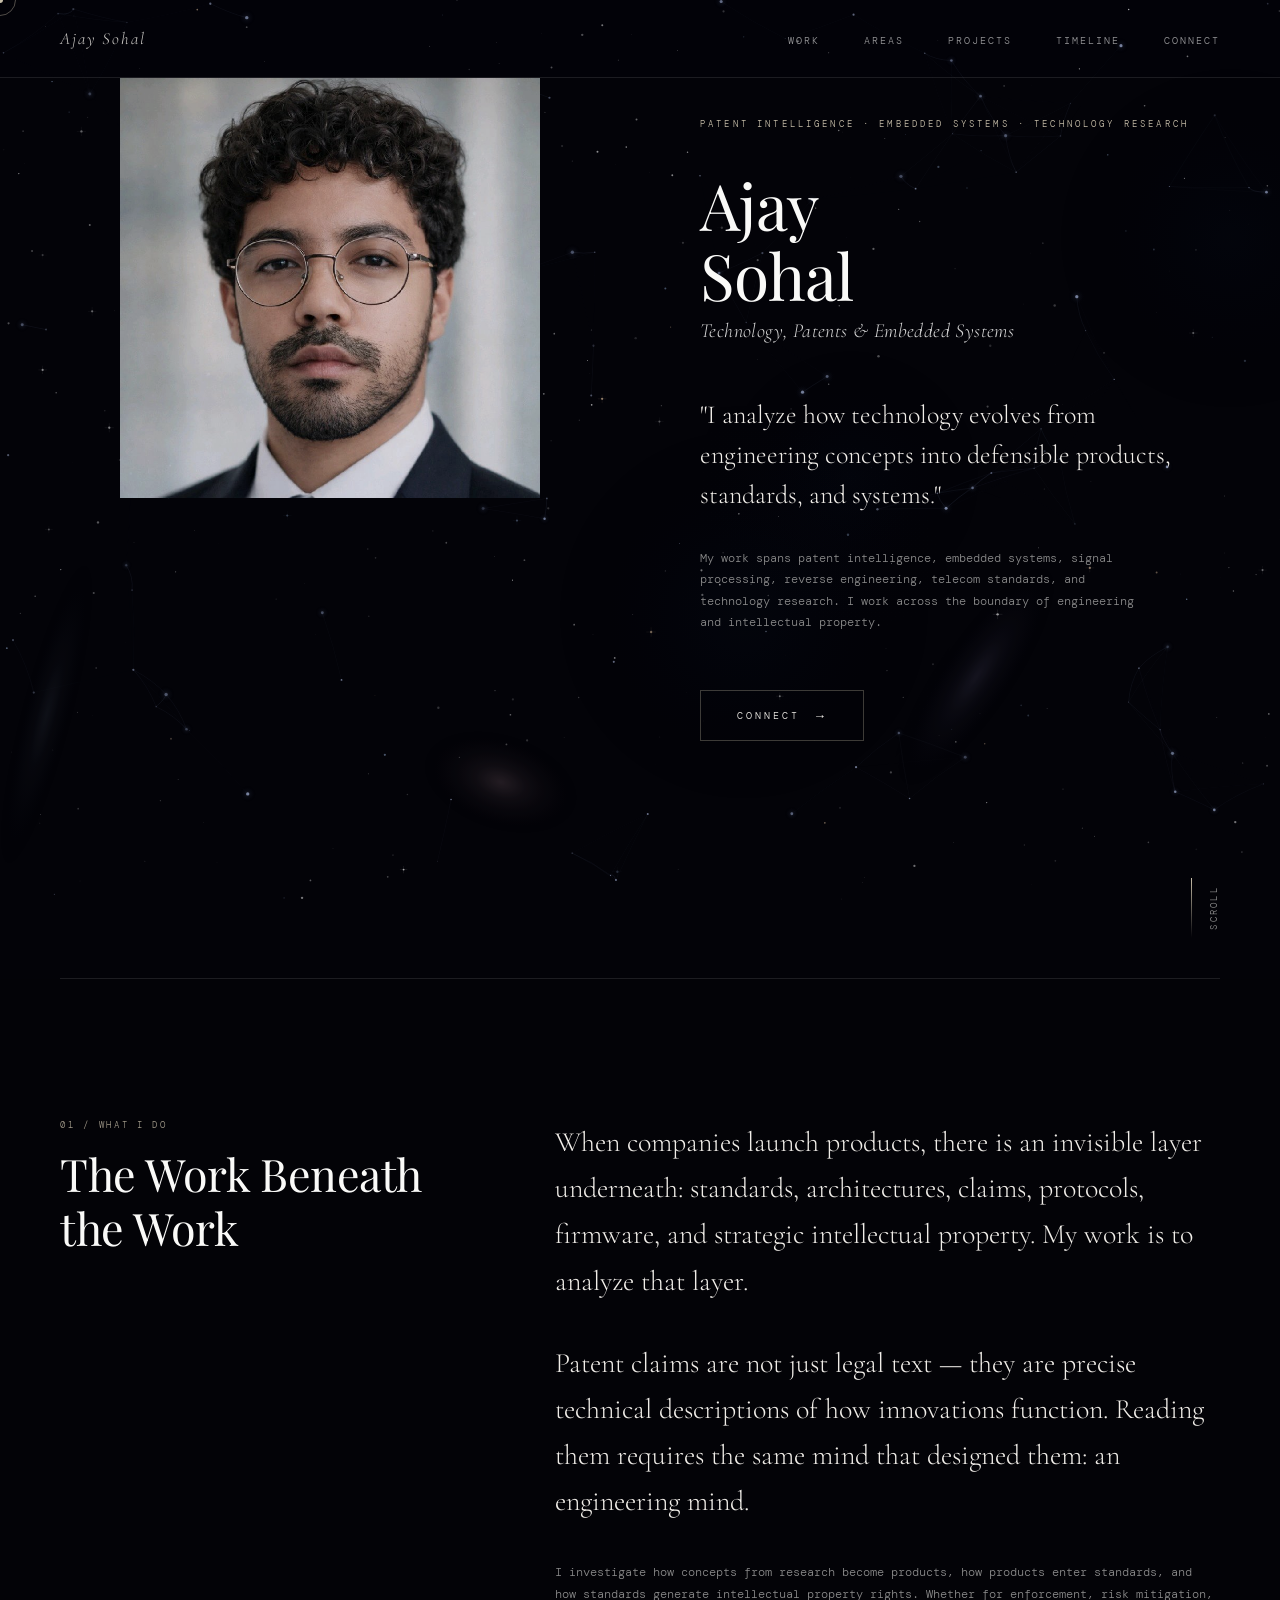
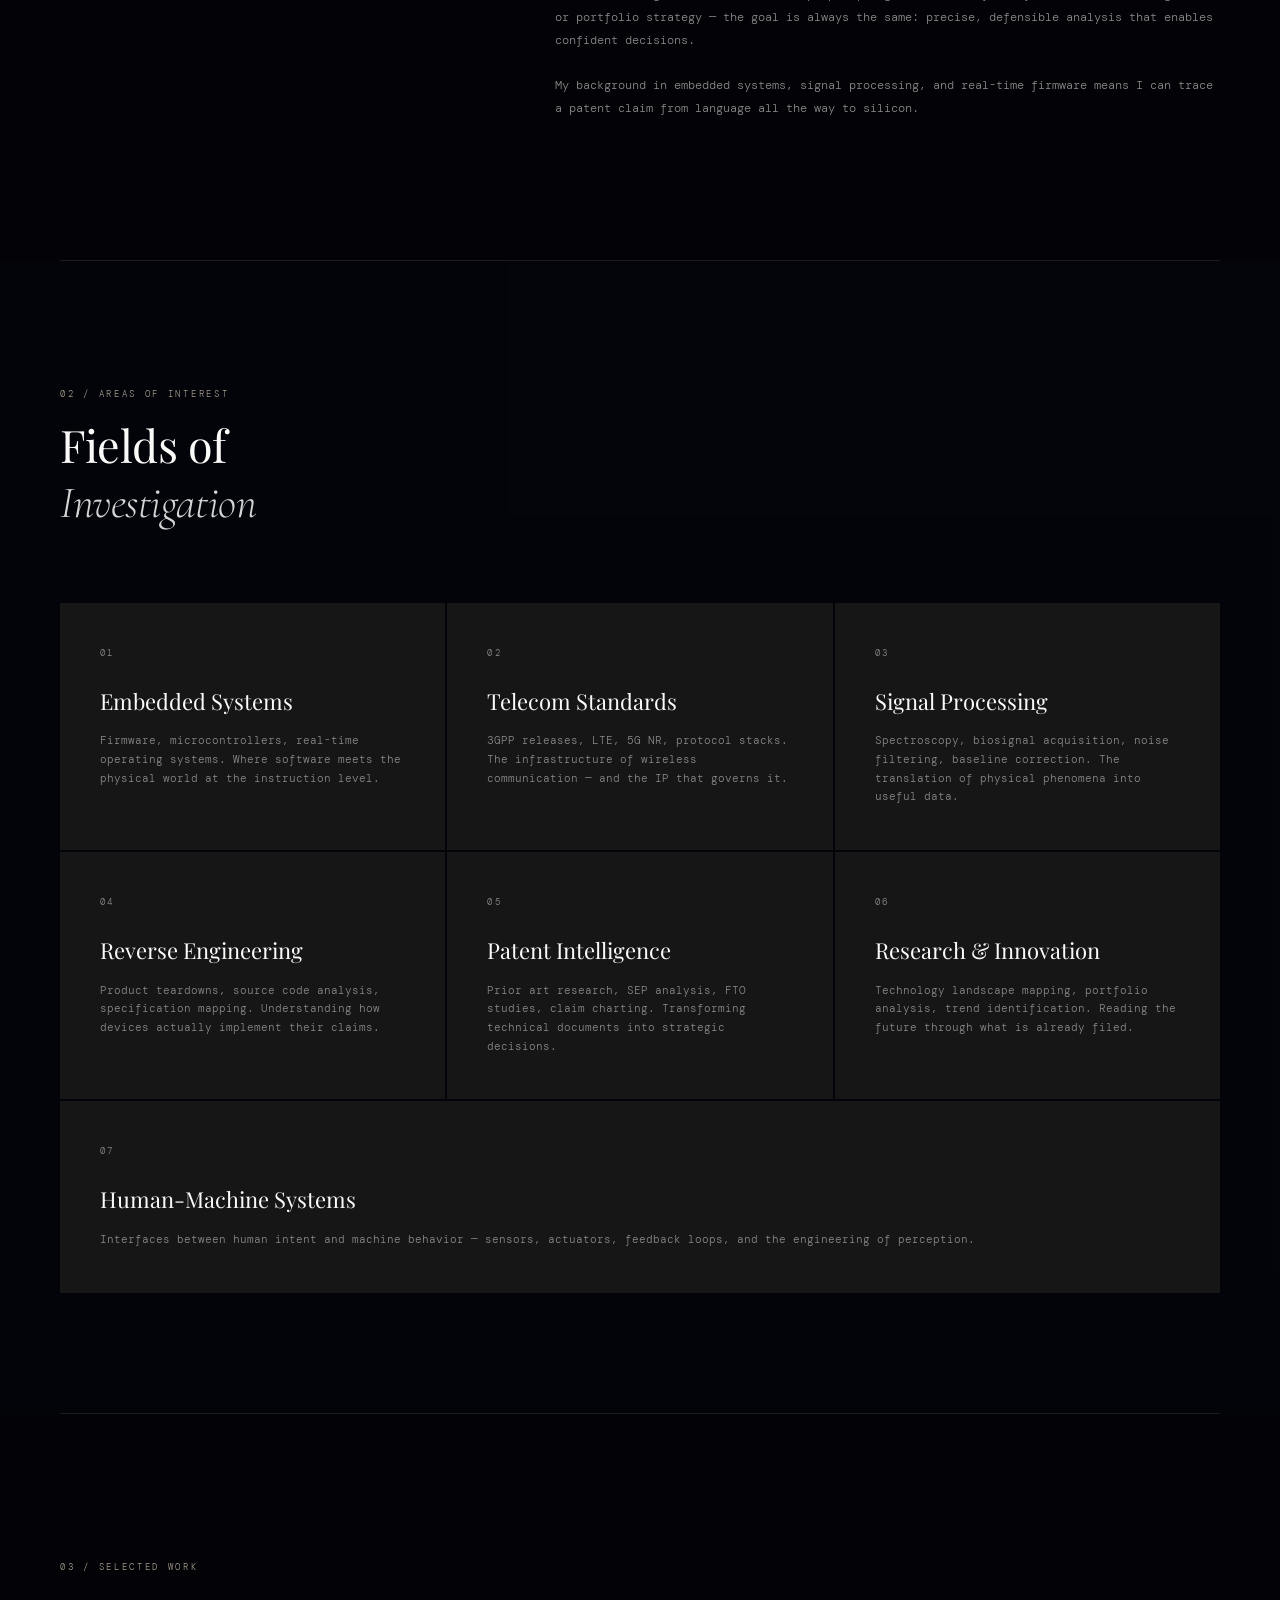
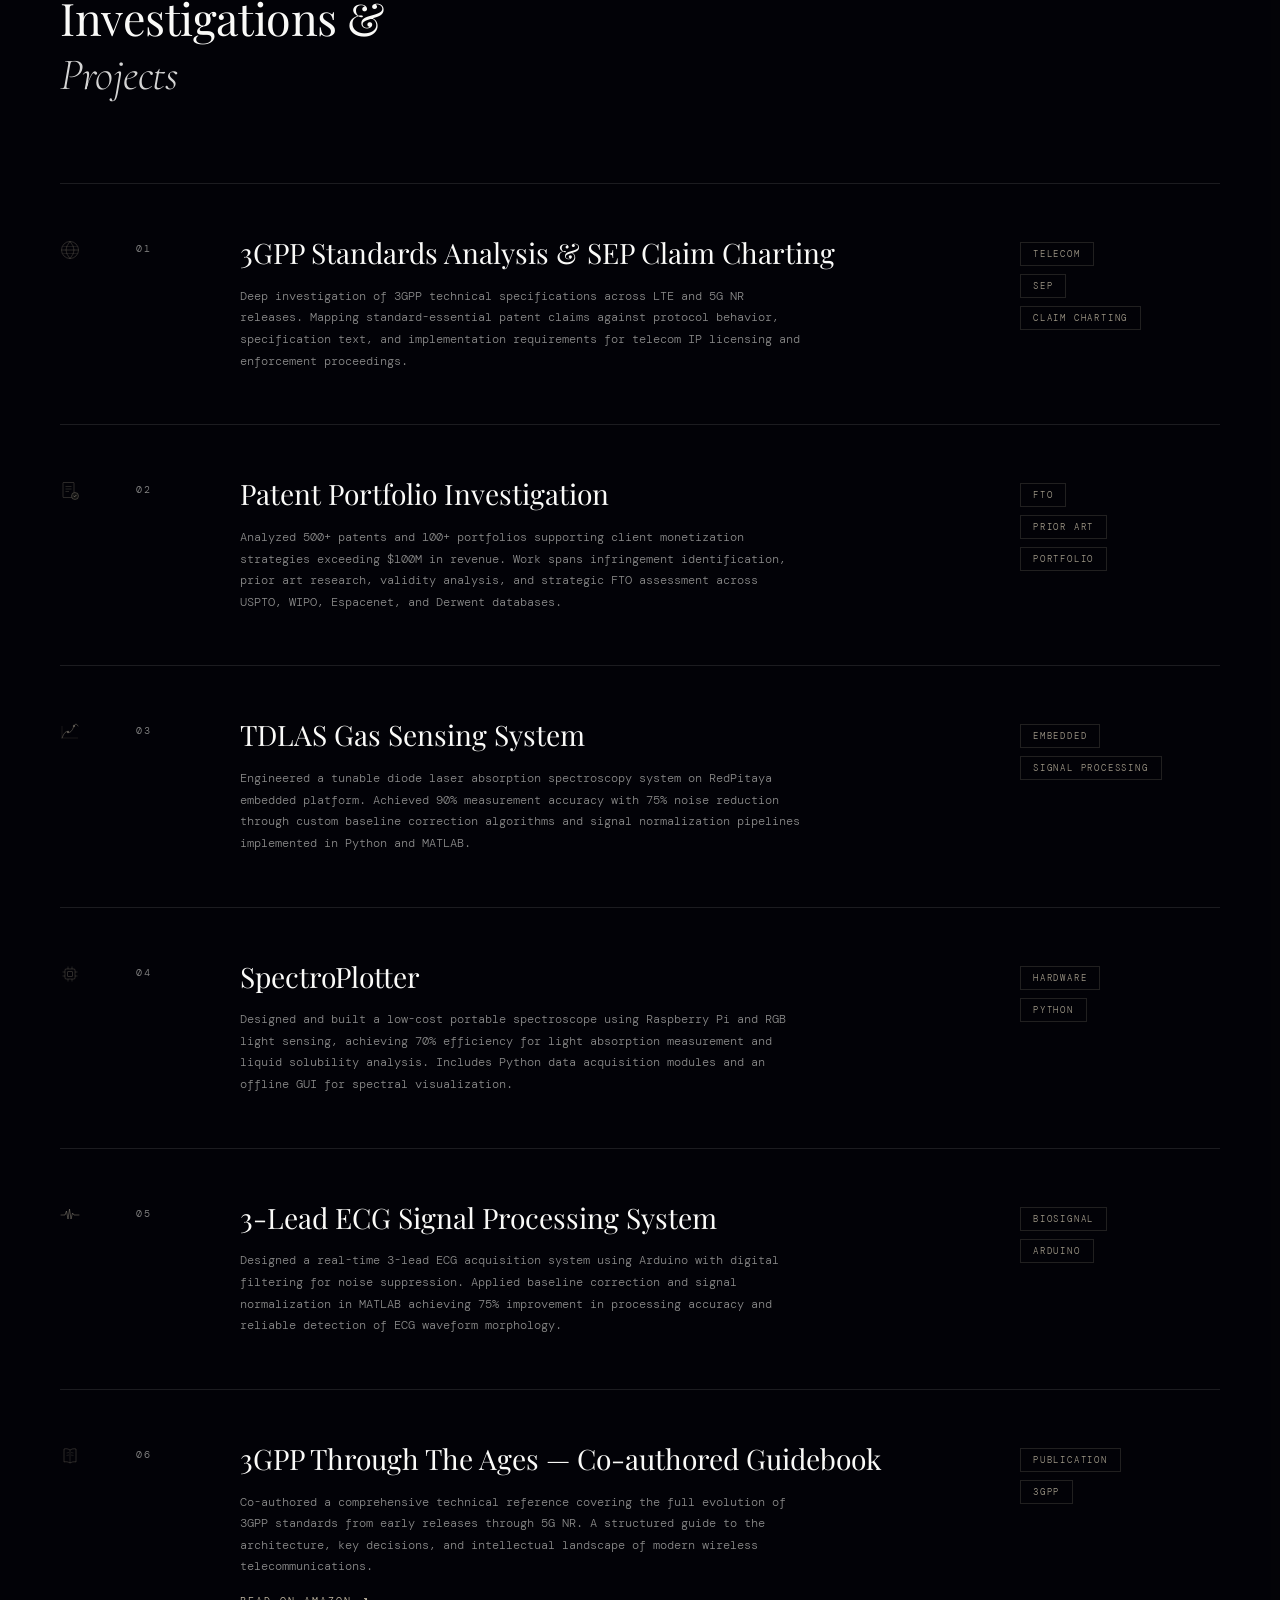
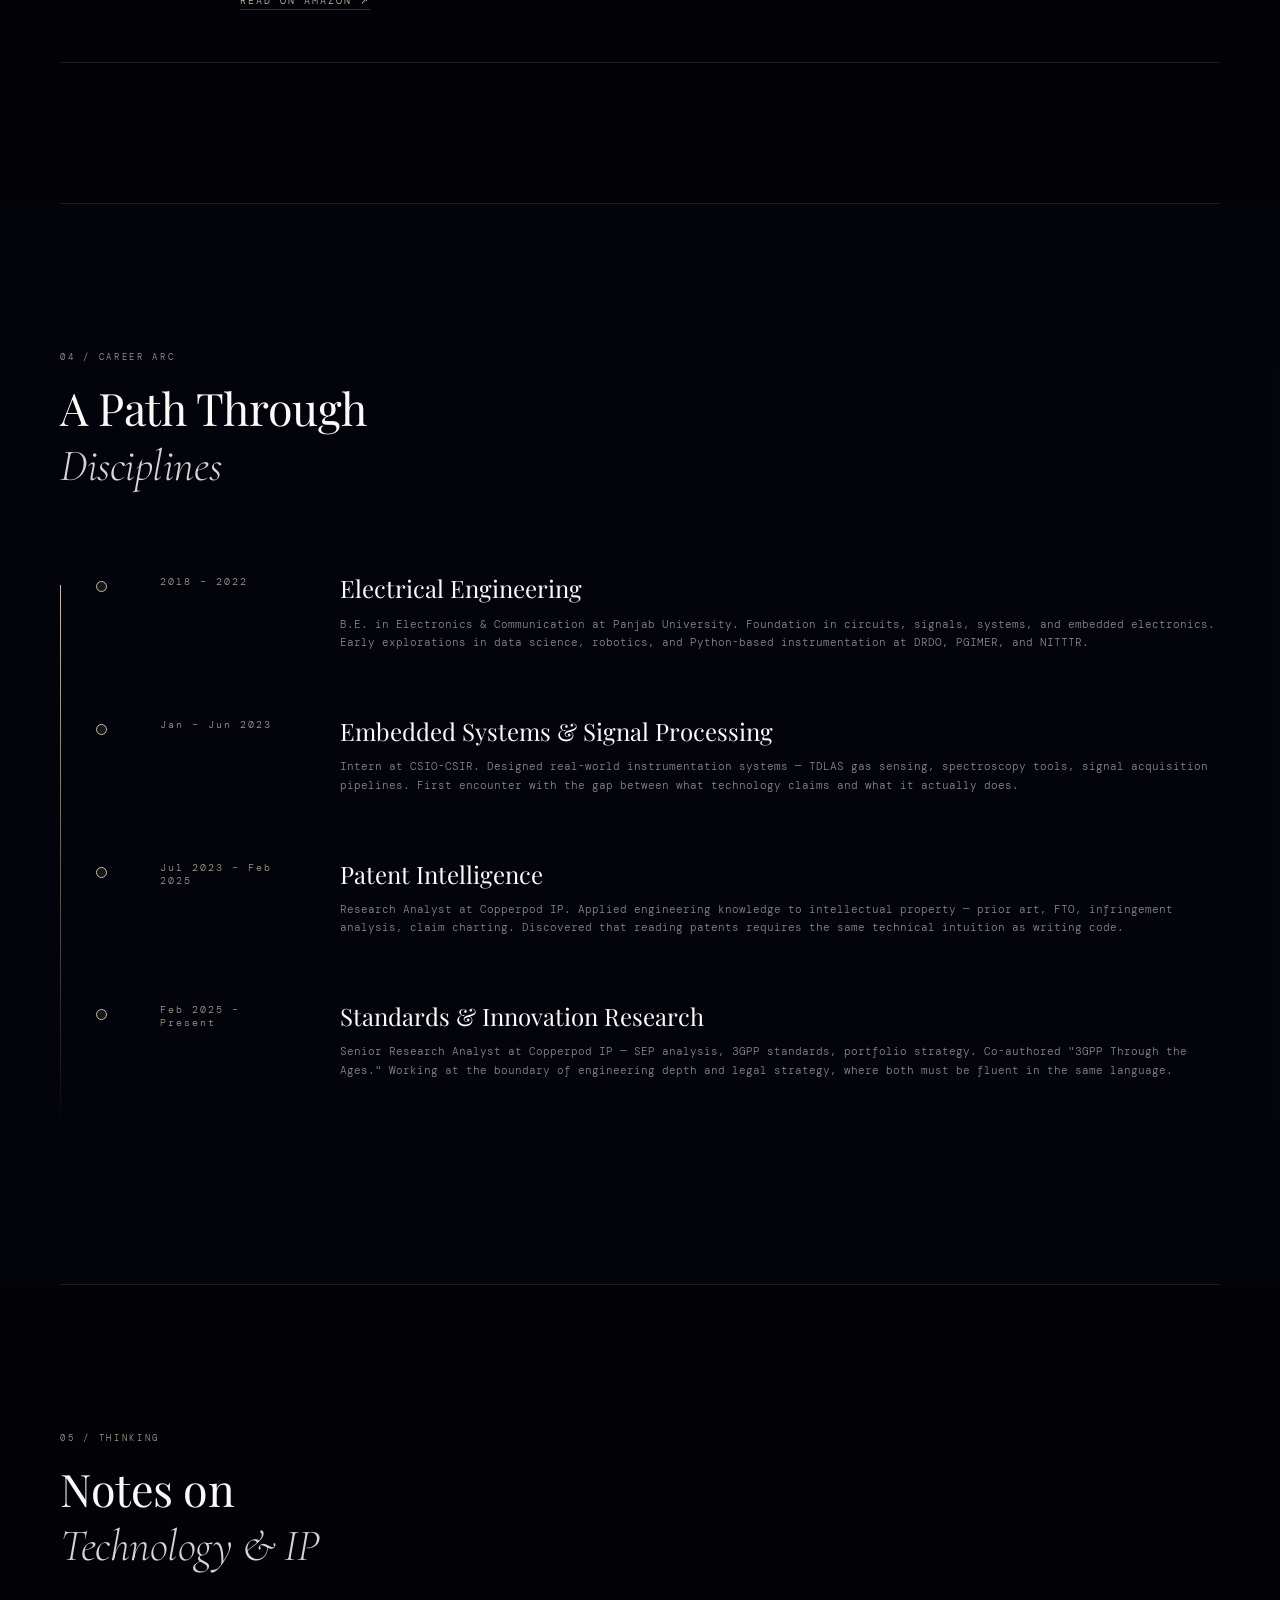
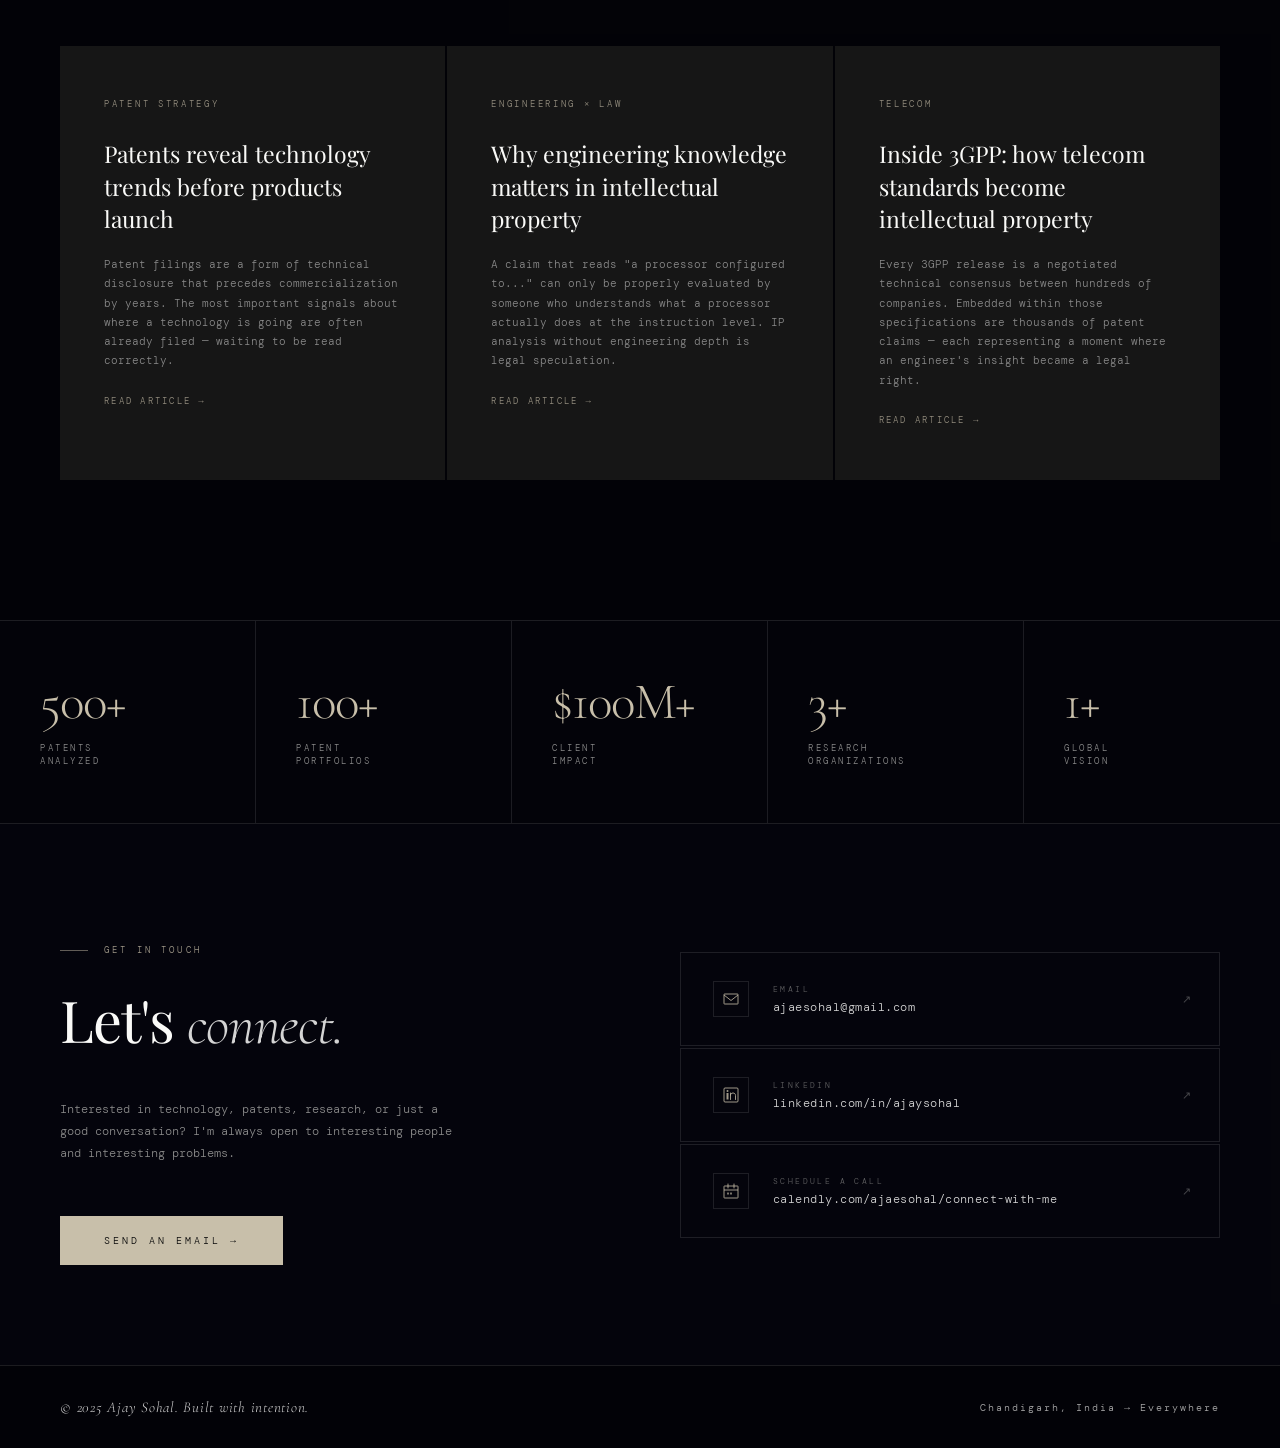
<file: ajay-sohal-portfolio-v5.html>
<!DOCTYPE html>
<html lang="en">
<head>
<meta charset="UTF-8">
<meta name="viewport" content="width=device-width, initial-scale=1.0">
<title>Ajay Sohal — Patents, Embedded Systems & Technology Research</title>
<link rel="preconnect" href="https://fonts.googleapis.com">
<link rel="preconnect" href="https://fonts.gstatic.com" crossorigin>
<link href="https://fonts.googleapis.com/css2?family=Playfair+Display:wght@300;400;500&family=DM+Mono:wght@300;400&family=Cormorant+Garamond:ital,wght@0,300;0,400;1,300;1,400&family=Space+Grotesk:wght@300;400&display=swap" rel="stylesheet">
<style>
  :root {
    --black: #0a0a0a;
    --charcoal: #161616;
    --graphite: #2e2e2e;
    --muted: #8a8a8a;
    --faint: #aaa;
    --ghost: #d4d4d4;
    --off-white: #f0ede8;
    --white: #fafaf8;
    --accent: #c8bfaa;
    --line: rgba(255,255,255,0.1);
    --line-light: rgba(0,0,0,0.08);
  }

  * { margin: 0; padding: 0; box-sizing: border-box; }

  html { scroll-behavior: smooth; }

  body {
    background: #030308;
    color: var(--off-white);
    font-family: 'DM Mono', monospace;
    font-weight: 300;
    overflow-x: hidden;
    cursor: none;
  }

  /* Cosmic canvas sits behind everything */
  #heroParticles { z-index: 0; }

  /* All page sections sit above canvas */
  nav, section, footer, .article-overlay, .nav-mobile-overlay,
  .cursor, .cursor-ring {
    position: relative;
    z-index: 1;
  }

  /* Section backgrounds — semi-transparent so stars bleed through */
  #hero        { background: transparent !important; }
  #what        { background: rgba(3,3,8,0.72) !important; }
  #areas       { background: rgba(5,5,12,0.68) !important; }
  #work        { background: rgba(3,3,8,0.72) !important; }
  #timeline    { background: rgba(5,5,14,0.78) !important; }
  #notes       { background: rgba(3,3,8,0.72) !important; }
  #metrics     { background: rgba(4,4,10,0.80) !important; }
  #connect     { background: rgba(5,5,14,0.82) !important; }
  footer       { background: rgba(3,3,8,0.90) !important; }
  nav          { background: rgba(3,3,8,0.88) !important; }

  /* Custom cursor */
  .cursor {
    position: fixed;
    width: 6px;
    height: 6px;
    background: var(--accent);
    border-radius: 50%;
    pointer-events: none;
    z-index: 9999;
    transform: translate(-50%, -50%);
    transition: transform 0.1s ease;
  }
  .cursor-ring {
    position: fixed;
    width: 32px;
    height: 32px;
    border: 1px solid rgba(200,191,170,0.4);
    border-radius: 50%;
    pointer-events: none;
    z-index: 9998;
    transform: translate(-50%, -50%);
    transition: all 0.18s ease;
  }
  .cursor-ring.hover {
    width: 56px;
    height: 56px;
    border-color: var(--accent);
    background: rgba(200,191,170,0.04);
  }

  /* Navigation */
  nav {
    position: relative;
    padding: 28px 60px;
    display: flex;
    justify-content: space-between;
    align-items: center;
    background: var(--black);
    border-bottom: 1px solid var(--line);
  }
  .nav-logo {
    font-family: 'Cormorant Garamond', serif;
    font-size: 17px;
    letter-spacing: 0.12em;
    color: var(--off-white);
    text-decoration: none;
    font-style: italic;
    opacity: 0.85;
  }
  .nav-links {
    display: flex;
    gap: 44px;
    list-style: none;
  }
  .nav-links a {
    font-family: 'DM Mono', monospace;
    font-size: 10px;
    letter-spacing: 0.2em;
    text-transform: uppercase;
    color: var(--ghost);
    text-decoration: none;
    transition: color 0.3s;
    opacity: 0.7;
  }
  .nav-links a:hover { color: var(--off-white); opacity: 1; }

  /* Section utilities */
  section { position: relative; }

  .container {
    max-width: 1280px;
    margin: 0 auto;
    padding: 0 60px;
  }

  /* ─── HERO ─── */
  #hero {
    min-height: 100vh;
    display: grid;
    grid-template-columns: 1fr 1fr;
    position: relative;
    overflow: hidden;
    align-items: start;
  }

  .hero-canvas {
    position: absolute;
    inset: 0;
    z-index: 0;
  }

  .hero-left {
    position: relative;
    z-index: 2;
    display: flex;
    align-items: flex-start;
    justify-content: center;
    padding: 0;
  }

  .hero-portrait-wrap {
    position: relative;
    width: 100%;
    display: flex;
    align-items: flex-start;
    justify-content: center;
    padding: 0 20px 0 40px;
  }
  .hero-portrait {
    display: block;
    width: 100%;
    max-width: 420px;
    height: auto;
    max-height: 100vh;
    object-fit: contain;
    object-position: top center;
    filter: grayscale(20%) contrast(1.06);
    opacity: 0.92;
  }

  .hero-right {
    position: relative;
    z-index: 2;
    display: flex;
    flex-direction: column;
    justify-content: center;
    padding: 40px 60px 80px 60px;
  }

  .hero-label {
    font-family: 'DM Mono', monospace;
    font-size: 9px;
    letter-spacing: 0.35em;
    text-transform: uppercase;
    color: var(--accent);
    margin-bottom: 40px;
    opacity: 0;
    animation: fadeUp 0.8s ease 0.3s forwards;
  }

  .hero-name {
    font-family: 'Playfair Display', serif;
    font-size: clamp(44px, 5vw, 72px);
    font-weight: 300;
    line-height: 1.1;
    letter-spacing: -0.01em;
    color: var(--white);
    margin-bottom: 8px;
    opacity: 0;
    animation: fadeUp 0.9s ease 0.5s forwards;
  }

  .hero-disciplines {
    font-family: 'Cormorant Garamond', serif;
    font-size: clamp(15px, 1.6vw, 20px);
    font-weight: 300;
    font-style: italic;
    color: var(--ghost);
    letter-spacing: 0.02em;
    margin-bottom: 52px;
    opacity: 0;
    animation: fadeUp 0.9s ease 0.65s forwards;
  }

  .hero-statement {
    font-family: 'Cormorant Garamond', serif;
    font-size: clamp(19px, 2.1vw, 26px);
    font-weight: 300;
    line-height: 1.55;
    color: var(--off-white);
    max-width: 480px;
    margin-bottom: 32px;
    opacity: 0;
    animation: fadeUp 0.9s ease 0.8s forwards;
  }

  .hero-secondary {
    font-family: 'DM Mono', monospace;
    font-size: 12px;
    font-weight: 300;
    line-height: 1.8;
    color: var(--muted);
    max-width: 440px;
    margin-bottom: 56px;
    opacity: 0;
    animation: fadeUp 0.9s ease 1.0s forwards;
  }

  .btn-connect {
    display: inline-flex;
    align-items: center;
    gap: 16px;
    font-family: 'DM Mono', monospace;
    font-size: 10px;
    letter-spacing: 0.3em;
    text-transform: uppercase;
    color: var(--off-white);
    text-decoration: none;
    border: 1px solid rgba(200,191,170,0.3);
    padding: 16px 36px;
    transition: all 0.4s ease;
    width: fit-content;
    opacity: 0;
    animation: fadeUp 0.9s ease 1.2s forwards;
    position: relative;
    overflow: hidden;
  }
  .btn-connect::before {
    content: '';
    position: absolute;
    left: 0; top: 0; bottom: 0;
    width: 0;
    background: rgba(200,191,170,0.08);
    transition: width 0.4s ease;
  }
  .btn-connect:hover::before { width: 100%; }
  .btn-connect:hover { border-color: rgba(200,191,170,0.7); color: var(--white); }
  .btn-connect .arrow { 
    font-size: 13px; 
    transition: transform 0.3s;
    display: inline-block;
  }
  .btn-connect:hover .arrow { transform: translateX(4px); }

  /* Scroll indicator */
  .scroll-hint {
    position: absolute;
    bottom: 40px;
    right: 60px;
    z-index: 2;
    display: flex;
    align-items: center;
    gap: 16px;
    opacity: 0;
    animation: fadeIn 1s ease 2s forwards;
  }
  .scroll-hint span {
    font-family: 'DM Mono', monospace;
    font-size: 9px;
    letter-spacing: 0.25em;
    text-transform: uppercase;
    color: var(--muted);
    writing-mode: vertical-rl;
    transform: rotate(180deg);
  }
  .scroll-line {
    width: 1px;
    height: 60px;
    background: linear-gradient(to bottom, var(--accent), transparent);
    animation: lineGrow 1.5s ease 2.5s both;
  }

  /* ─── DIVIDER ─── */
  .divider {
    height: 1px;
    background: var(--line);
    margin: 0 60px;
  }

  /* ─── WHAT I DO ─── */
  #what {
    padding: 140px 0;
  }
  .what-inner {
    display: grid;
    grid-template-columns: 1fr 1.6fr;
    gap: 80px;
    align-items: start;
  }
  .section-meta {
    display: flex;
    flex-direction: column;
    gap: 16px;
    position: sticky;
    top: 120px;
  }
  .section-index {
    font-family: 'DM Mono', monospace;
    font-size: 9px;
    letter-spacing: 0.3em;
    text-transform: uppercase;
    color: var(--accent);
    opacity: 0.8;
  }
  .section-title {
    font-family: 'Playfair Display', serif;
    font-size: clamp(28px, 3.5vw, 48px);
    font-weight: 300;
    line-height: 1.2;
    color: var(--white);
    letter-spacing: -0.01em;
  }

  .what-content p {
    font-family: 'Cormorant Garamond', serif;
    font-size: clamp(20px, 2.2vw, 28px);
    font-weight: 300;
    line-height: 1.65;
    color: var(--off-white);
    margin-bottom: 36px;
  }
  .what-content p.muted-p {
    font-family: 'DM Mono', monospace;
    font-size: 13px;
    line-height: 1.9;
    color: var(--muted);
    font-size: 12px;
    margin-bottom: 0;
  }

  /* ─── AREAS ─── */
  #areas {
    padding: 120px 0;
  }
  .areas-header {
    margin-bottom: 72px;
  }
  .areas-grid {
    display: grid;
    grid-template-columns: repeat(3, 1fr);
    gap: 2px;
  }
  .area-card {
    background: var(--charcoal);
    padding: 44px 40px;
    transition: background 0.4s ease, transform 0.3s ease;
    position: relative;
    overflow: hidden;
    cursor: default;
  }
  .area-card::before {
    content: '';
    position: absolute;
    top: 0; left: 0;
    width: 0;
    height: 1px;
    background: var(--accent);
    transition: width 0.5s ease;
  }
  .area-card:hover::before { width: 100%; }
  .area-card:hover { background: #1f1f1f; }
  .area-num {
    font-family: 'DM Mono', monospace;
    font-size: 9px;
    letter-spacing: 0.25em;
    color: var(--muted);
    margin-bottom: 28px;
    display: block;
  }
  .area-name {
    font-family: 'Playfair Display', serif;
    font-size: 22px;
    font-weight: 300;
    color: var(--white);
    line-height: 1.3;
    margin-bottom: 16px;
  }
  .area-desc {
    font-family: 'DM Mono', monospace;
    font-size: 11px;
    line-height: 1.7;
    color: var(--muted);
  }


  .work-icon {
    display: flex;
    align-items: flex-start;
    padding-top: 4px;
    opacity: 0.75;
    transition: opacity 0.3s;
    flex-shrink: 0;
  }
  .work-item:hover .work-icon { opacity: 1; }
  /* ─── WORK ─── */
  #work {
    padding: 140px 0;
  }
  .work-header {
    margin-bottom: 80px;
  }
  .work-list {
    display: flex;
    flex-direction: column;
    gap: 0;
  }
  .work-item {
    display: grid;
    grid-template-columns: 36px 64px 1fr 200px;
    gap: 40px;
    align-items: start;
    padding: 52px 0;
    border-top: 1px solid var(--line);
    transition: all 0.3s ease;
    position: relative;
  }
  .work-item::after {
    content: '';
    position: absolute;
    bottom: 0; left: 0;
    width: 0;
    height: 1px;
    background: rgba(200,191,170,0.2);
    transition: width 0.5s ease;
  }
  .work-item:hover::after { width: 100%; }
  .work-item:last-child { border-bottom: 1px solid var(--line); }
  .work-num {
    font-family: 'DM Mono', monospace;
    font-size: 10px;
    letter-spacing: 0.2em;
    color: var(--muted);
    padding-top: 6px;
  }
  .work-body {}
  .work-title {
    font-family: 'Playfair Display', serif;
    font-size: clamp(20px, 2.2vw, 30px);
    font-weight: 300;
    color: var(--white);
    margin-bottom: 16px;
    line-height: 1.2;
  }
  .work-desc {
    font-family: 'DM Mono', monospace;
    font-size: 12px;
    line-height: 1.8;
    color: var(--muted);
    max-width: 560px;
  }
  .work-tags {
    display: flex;
    flex-direction: column;
    gap: 8px;
    padding-top: 6px;
  }
  .work-link {
    display: inline-flex;
    align-items: center;
    gap: 6px;
    font-family: 'DM Mono', monospace;
    font-size: 10px;
    letter-spacing: 0.2em;
    text-transform: uppercase;
    color: var(--accent);
    text-decoration: none;
    margin-top: 16px;
    border-bottom: 1px solid rgba(200,191,170,0.25);
    padding-bottom: 2px;
    transition: color 0.3s, border-color 0.3s;
    width: fit-content;
  }
  .work-link:hover {
    color: var(--white);
    border-color: var(--white);
  }
  .tag {
    font-family: 'DM Mono', monospace;
    font-size: 9px;
    letter-spacing: 0.2em;
    text-transform: uppercase;
    color: var(--accent);
    border: 1px solid rgba(200,191,170,0.2);
    padding: 5px 12px;
    width: fit-content;
    opacity: 0.8;
  }

  /* ─── TIMELINE ─── */
  #timeline {
    padding: 140px 0;
    background: var(--charcoal);
  }
  .timeline-header {
    margin-bottom: 80px;
  }
  .timeline-track {
    position: relative;
    padding-left: 40px;
  }
  .timeline-track::before {
    content: '';
    position: absolute;
    left: 0;
    top: 12px;
    bottom: 12px;
    width: 1px;
    background: linear-gradient(to bottom, var(--accent), transparent);
  }
  .timeline-item {
    position: relative;
    padding: 0 0 64px 60px;
    display: grid;
    grid-template-columns: 140px 1fr;
    gap: 40px;
    opacity: 0.5;
    transition: opacity 0.3s;
  }
  .timeline-item:hover { opacity: 1; }
  .timeline-item::before {
    content: '';
    position: absolute;
    left: -4px;
    top: 8px;
    width: 9px;
    height: 9px;
    border: 1px solid var(--accent);
    background: var(--charcoal);
    border-radius: 50%;
  }
  .timeline-year {
    font-family: 'DM Mono', monospace;
    font-size: 10px;
    letter-spacing: 0.2em;
    color: var(--accent);
    opacity: 0.8;
    padding-top: 2px;
  }
  .timeline-content {}
  .timeline-stage {
    font-family: 'Playfair Display', serif;
    font-size: 24px;
    font-weight: 300;
    color: var(--white);
    margin-bottom: 10px;
    line-height: 1.3;
  }
  .timeline-detail {
    font-family: 'DM Mono', monospace;
    font-size: 11px;
    line-height: 1.7;
    color: var(--muted);
  }

  /* ─── NOTES ─── */
  #notes {
    padding: 140px 0;
  }
  .notes-header {
    margin-bottom: 72px;
  }
  .notes-grid {
    display: grid;
    grid-template-columns: repeat(3, 1fr);
    gap: 2px;
  }
  .note-card {
    background: var(--charcoal);
    padding: 52px 44px;
    transition: background 0.3s;
    position: relative;
    overflow: hidden;
  }
  .note-card:hover { background: #1f1f1f; }
  .note-card::before {
    content: '';
    position: absolute;
    top: 0; left: 0; right: 0;
    height: 1px;
    background: linear-gradient(to right, var(--accent), transparent);
    opacity: 0;
    transition: opacity 0.3s;
  }
  .note-card:hover::before { opacity: 1; }
  .note-type {
    font-family: 'DM Mono', monospace;
    font-size: 9px;
    letter-spacing: 0.3em;
    text-transform: uppercase;
    color: var(--accent);
    margin-bottom: 28px;
    display: block;
    opacity: 0.7;
  }
  .note-headline {
    font-family: 'Playfair Display', serif;
    font-size: clamp(18px, 1.8vw, 24px);
    font-weight: 300;
    color: var(--white);
    line-height: 1.4;
    margin-bottom: 20px;
  }
  .note-preview {
    font-family: 'DM Mono', monospace;
    font-size: 11px;
    line-height: 1.75;
    color: var(--muted);
  }

  /* ─── METRICS BANNER ─── */
  #metrics {
    border-top: 1px solid var(--line);
    border-bottom: 1px solid var(--line);
  }
  .metrics-grid {
    display: grid;
    grid-template-columns: repeat(5, 1fr);
  }
  .metric-cell {
    padding: 56px 40px;
    border-right: 1px solid var(--line);
    display: flex;
    flex-direction: column;
    gap: 14px;
    transition: background 0.3s ease;
  }
  .metric-cell:last-child { border-right: none; }
  .metric-cell:hover { background: rgba(200,191,170,0.03); }
  .metric-num {
    font-family: 'Cormorant Garamond', serif;
    font-size: clamp(36px, 4vw, 56px);
    font-weight: 300;
    color: var(--accent);
    line-height: 1;
    letter-spacing: -0.02em;
  }
  .metric-label {
    font-family: 'DM Mono', monospace;
    font-size: 9px;
    letter-spacing: 0.28em;
    text-transform: uppercase;
    color: var(--muted);
    line-height: 1.4;
  }

  /* ─── CONNECT ─── */
  #connect {
    padding: 120px 0 0;
    background: var(--charcoal);
  }
  .connect-inner {
    display: grid;
    grid-template-columns: 1fr 1fr;
    gap: 80px;
    align-items: start;
    padding-bottom: 100px;
  }
  .connect-left {}
  .connect-eyebrow {
    font-family: 'DM Mono', monospace;
    font-size: 9px;
    letter-spacing: 0.35em;
    text-transform: uppercase;
    color: var(--accent);
    margin-bottom: 32px;
    opacity: 0.8;
    display: flex;
    align-items: center;
    gap: 16px;
  }
  .connect-eyebrow::before {
    content: '';
    display: block;
    width: 28px;
    height: 1px;
    background: var(--accent);
    opacity: 0.6;
  }
  .connect-headline {
    font-family: 'Playfair Display', serif;
    font-size: clamp(36px, 4.5vw, 64px);
    font-weight: 300;
    line-height: 1.1;
    color: var(--white);
    margin-bottom: 40px;
    letter-spacing: -0.02em;
  }
  .connect-headline em {
    font-style: italic;
    color: var(--ghost);
    font-family: 'Cormorant Garamond', serif;
  }
  .connect-body {
    font-family: 'DM Mono', monospace;
    font-size: 12px;
    line-height: 1.85;
    color: var(--muted);
    max-width: 400px;
    margin-bottom: 52px;
  }
  .connect-cta {
    display: inline-flex;
    align-items: center;
    gap: 16px;
    font-family: 'DM Mono', monospace;
    font-size: 10px;
    letter-spacing: 0.3em;
    text-transform: uppercase;
    color: var(--black);
    background: var(--accent);
    text-decoration: none;
    padding: 18px 44px;
    transition: all 0.35s ease;
    position: relative;
    overflow: hidden;
  }
  .connect-cta:hover {
    background: var(--off-white);
    letter-spacing: 0.38em;
  }
  .connect-right {
    display: flex;
    flex-direction: column;
    gap: 2px;
    padding-top: 8px;
  }
  .contact-card {
    display: flex;
    align-items: center;
    gap: 24px;
    padding: 28px 32px;
    border: 1px solid var(--line);
    text-decoration: none;
    transition: border-color 0.3s, background 0.3s;
    position: relative;
    overflow: hidden;
  }
  .contact-card::after {
    content: '↗';
    position: absolute;
    right: 28px;
    top: 50%;
    transform: translateY(-50%);
    font-family: 'DM Mono', monospace;
    font-size: 11px;
    color: var(--muted);
    opacity: 0.5;
    transition: opacity 0.3s, color 0.3s;
  }
  .contact-card:hover { border-color: rgba(200,191,170,0.3); background: rgba(200,191,170,0.03); }
  .contact-card:hover::after { opacity: 1; color: var(--accent); }
  .contact-icon {
    width: 36px;
    height: 36px;
    border: 1px solid var(--line);
    display: flex;
    align-items: center;
    justify-content: center;
    flex-shrink: 0;
    color: var(--accent);
  }
  .contact-meta {
    display: flex;
    flex-direction: column;
    gap: 5px;
  }
  .contact-type {
    font-family: 'DM Mono', monospace;
    font-size: 8px;
    letter-spacing: 0.3em;
    text-transform: uppercase;
    color: var(--muted);
    opacity: 0.7;
  }
  .contact-value {
    font-family: 'DM Mono', monospace;
    font-size: 12px;
    color: var(--ghost);
    letter-spacing: 0.04em;
  }

  /* ─── FOOTER ─── */
  footer {
    background: var(--charcoal);
    padding: 32px 60px;
    display: flex;
    justify-content: space-between;
    align-items: center;
    border-top: 1px solid var(--line);
  }
  .footer-name {
    font-family: 'Cormorant Garamond', serif;
    font-size: 15px;
    font-style: italic;
    color: var(--ghost);
    letter-spacing: 0.05em;
  }
  .footer-copy {
    font-family: 'DM Mono', monospace;
    font-size: 10px;
    letter-spacing: 0.2em;
    color: var(--faint);
  }

  /* ─── ANIMATIONS ─── */
  @keyframes fadeUp {
    from { opacity: 0; transform: translateY(24px); }
    to { opacity: 1; transform: translateY(0); }
  }
  @keyframes fadeIn {
    from { opacity: 0; }
    to { opacity: 1; }
  }
  @keyframes lineGrow {
    from { transform: scaleY(0); transform-origin: top; }
    to { transform: scaleY(1); transform-origin: top; }
  }
  @keyframes gridPulse {
    0%, 100% { opacity: 0.03; }
    50% { opacity: 0.07; }
  }

  /* Reveal on scroll */
  .reveal {
    opacity: 0;
    transform: translateY(30px);
    transition: opacity 0.8s ease, transform 0.8s ease;
  }
  .reveal.visible {
    opacity: 1;
    transform: translateY(0);
  }
  .reveal-stagger .reveal:nth-child(2) { transition-delay: 0.1s; }
  .reveal-stagger .reveal:nth-child(3) { transition-delay: 0.2s; }
  .reveal-stagger .reveal:nth-child(4) { transition-delay: 0.3s; }
  .reveal-stagger .reveal:nth-child(5) { transition-delay: 0.4s; }
  .reveal-stagger .reveal:nth-child(6) { transition-delay: 0.5s; }
  .reveal-stagger .reveal:nth-child(7) { transition-delay: 0.6s; }

  /* ─── RESPONSIVE ─── */
  @media (max-width: 1024px) {
    nav { padding: 24px 40px; }
    .container { padding: 0 40px; }
    .divider { margin: 0 40px; }
    footer { padding: 36px 40px; }
    #hero { grid-template-columns: 1fr; min-height: auto; }
    .hero-left { padding: 120px 40px 0; justify-content: center; }
    .hero-portrait-wrap { width: 360px; }
    .hero-portrait { height: 480px; }
    .hero-right { padding: 60px 40px 80px; }
    .scroll-hint { display: none; }
    .what-inner { grid-template-columns: 1fr; gap: 40px; }
    .section-meta { position: static; }
    .areas-grid { grid-template-columns: repeat(2, 1fr); }
    .work-item { grid-template-columns: 60px 1fr; }
    .work-tags { display: none; }
    .timeline-item { grid-template-columns: 100px 1fr; gap: 24px; }
    .notes-grid { grid-template-columns: 1fr 1fr; }
    nav .nav-links { display: none; }
    .metrics-grid { grid-template-columns: repeat(3, 1fr); }
    .metric-cell:nth-child(3) { border-right: none; }
    .metric-cell:nth-child(4) { border-right: 1px solid var(--line); }
    .connect-inner { grid-template-columns: 1fr; gap: 56px; }
  }

  @media (max-width: 640px) {
    .container { padding: 0 24px; }
    .areas-grid { grid-template-columns: 1fr; }
    .work-item { grid-template-columns: 1fr; gap: 12px; }
    .work-num { display: none; }
    .timeline-item { grid-template-columns: 1fr; gap: 8px; padding-left: 36px; }
    .notes-grid { grid-template-columns: 1fr; }
    .metrics-grid { grid-template-columns: repeat(2, 1fr); }
    .metric-cell:nth-child(3) { border-right: 1px solid var(--line); }
    .metric-cell:nth-child(4) { border-right: none; }
    .metric-cell:nth-child(5) { grid-column: span 2; border-right: none; }
    footer { flex-direction: column; gap: 12px; text-align: center; }
  }

  /* Extra polish */
  ::selection { background: rgba(200,191,170,0.2); color: var(--white); }

  /* technical grid overlay on hero */
  .hero-grid {
    position: absolute;
    inset: 0;
    z-index: 1;
    overflow: hidden;
    pointer-events: none;
  }

  /* ─── HAMBURGER NAV ─── */
  .nav-hamburger {
    display: none;
    flex-direction: column;
    gap: 5px;
    cursor: pointer;
    padding: 4px;
    z-index: 10001;
    background: none;
    border: none;
  }
  .nav-hamburger span {
    display: block;
    width: 22px;
    height: 1px;
    background: var(--off-white);
    transition: all 0.35s ease;
    transform-origin: center;
  }
  .nav-hamburger.open span:nth-child(1) { transform: translateY(6px) rotate(45deg); }
  .nav-hamburger.open span:nth-child(2) { opacity: 0; transform: scaleX(0); }
  .nav-hamburger.open span:nth-child(3) { transform: translateY(-6px) rotate(-45deg); }

  .nav-mobile-overlay {
    display: none;
    position: fixed;
    inset: 0;
    background: var(--black);
    z-index: 10000;
    flex-direction: column;
    justify-content: center;
    align-items: center;
    opacity: 0;
    transition: opacity 0.4s ease;
  }
  .nav-mobile-overlay.open { opacity: 1; }
  .nav-mobile-overlay ul {
    list-style: none;
    display: flex;
    flex-direction: column;
    align-items: flex-start;
    gap: 0;
    width: 100%;
    padding: 0 40px;
  }
  .nav-mobile-overlay li {
    width: 100%;
    border-bottom: 1px solid var(--line);
    overflow: hidden;
  }
  .nav-mobile-overlay a {
    display: block;
    font-family: 'Playfair Display', serif;
    font-size: clamp(28px, 8vw, 48px);
    font-weight: 300;
    color: var(--off-white);
    text-decoration: none;
    padding: 20px 0;
    letter-spacing: -0.01em;
    transition: color 0.3s, padding-left 0.3s;
  }
  .nav-mobile-overlay a:hover { color: var(--accent); padding-left: 8px; }
  .nav-mobile-tagline {
    position: absolute;
    bottom: 48px;
    font-family: 'DM Mono', monospace;
    font-size: 9px;
    letter-spacing: 0.3em;
    text-transform: uppercase;
    color: var(--muted);
  }

  /* ─── ARTICLE OVERLAY ─── */
  .article-overlay {
    position: fixed;
    inset: 0;
    z-index: 9000;
    background: var(--black);
    overflow-y: auto;
    opacity: 0;
    pointer-events: none;
    transition: opacity 0.4s ease;
  }
  .article-overlay.open {
    opacity: 1;
    pointer-events: all;
  }
  .article-close {
    position: fixed;
    top: 28px;
    right: 32px;
    z-index: 9001;
    display: flex;
    align-items: center;
    gap: 10px;
    font-family: 'DM Mono', monospace;
    font-size: 10px;
    letter-spacing: 0.25em;
    text-transform: uppercase;
    color: var(--ghost);
    background: rgba(10,10,10,0.85);
    border: 1px solid rgba(255,255,255,0.25);
    cursor: pointer;
    padding: 10px 18px;
    transition: color 0.3s, border-color 0.3s, background 0.3s;
    backdrop-filter: blur(8px);
  }
  .article-close:hover { color: var(--white); border-color: rgba(255,255,255,0.55); background: rgba(20,20,20,0.95); }
  .article-close-x {
    font-size: 14px;
    font-weight: 400;
    color: var(--accent);
  }
  .article-inner {
    max-width: 760px;
    margin: 0 auto;
    padding: 120px 40px 100px;
  }
  .article-meta {
    display: flex;
    align-items: center;
    gap: 24px;
    margin-bottom: 48px;
  }
  .article-type {
    font-family: 'DM Mono', monospace;
    font-size: 9px;
    letter-spacing: 0.3em;
    text-transform: uppercase;
    color: var(--accent);
    opacity: 0.8;
  }
  .article-read-time {
    font-family: 'DM Mono', monospace;
    font-size: 9px;
    letter-spacing: 0.2em;
    color: var(--muted);
  }
  .article-title {
    font-family: 'Playfair Display', serif;
    font-size: clamp(28px, 4vw, 52px);
    font-weight: 300;
    line-height: 1.15;
    color: var(--white);
    letter-spacing: -0.02em;
    margin-bottom: 40px;
  }
  .article-lede {
    font-family: 'Cormorant Garamond', serif;
    font-size: clamp(18px, 2vw, 24px);
    font-weight: 300;
    line-height: 1.6;
    color: var(--off-white);
    margin-bottom: 48px;
    padding-bottom: 48px;
    border-bottom: 1px solid var(--line);
  }
  .article-body h3 {
    font-family: 'Playfair Display', serif;
    font-size: 20px;
    font-weight: 300;
    color: var(--white);
    margin: 48px 0 16px;
    line-height: 1.3;
  }
  .article-body p {
    font-family: 'DM Mono', monospace;
    font-size: 13px;
    line-height: 2;
    color: #aaa;
    margin-bottom: 28px;
  }
  .article-body strong { color: var(--ghost); font-weight: 400; }
  .article-body blockquote {
    border-left: 1px solid var(--accent);
    padding: 16px 0 16px 28px;
    margin: 36px 0;
  }
  .article-body blockquote p {
    font-family: 'Cormorant Garamond', serif;
    font-size: 20px;
    font-weight: 300;
    font-style: italic;
    color: var(--ghost);
    margin: 0;
    line-height: 1.6;
  }
  .note-card { cursor: pointer; }
  .note-read-more {
    display: inline-flex;
    align-items: center;
    gap: 8px;
    font-family: 'DM Mono', monospace;
    font-size: 9px;
    letter-spacing: 0.25em;
    text-transform: uppercase;
    color: var(--accent);
    margin-top: 24px;
    opacity: 0.7;
    transition: opacity 0.3s, gap 0.3s;
  }
  .note-card:hover .note-read-more { opacity: 1; gap: 12px; }

  /* ─── MOBILE OVERRIDES ─── */
  @media (max-width: 768px) {
    nav { padding: 20px 24px; }
    .nav-links { display: none !important; }
    .nav-hamburger { display: flex; }

    #hero { grid-template-columns: 1fr; min-height: 100svh; }
    .hero-left { padding: 80px 24px 0; justify-content: center; order: 1; }
    .hero-portrait-wrap { width: 100%; padding: 0 24px; max-width: 300px; margin: 0 auto; }
    .hero-portrait { max-height: 320px; }
    .hero-right { order: 2; padding: 32px 24px 64px; justify-content: flex-start; }
    .hero-name { font-size: clamp(36px, 10vw, 52px); }
    .hero-statement { font-size: clamp(17px, 4.5vw, 22px); }
    .hero-secondary { font-size: 11px; margin-bottom: 40px; }
    .scroll-hint { display: none; }

    #what { padding: 80px 0; }
    .what-inner { grid-template-columns: 1fr; gap: 32px; }
    .section-meta { position: static; }

    #areas { padding: 80px 0; }
    .areas-grid { grid-template-columns: 1fr; }
    .area-card { padding: 36px 28px; }

    #work { padding: 80px 0; }
    .work-item { grid-template-columns: 1fr; gap: 12px; padding: 36px 0; }
    .work-icon { display: none; }
    .work-num { display: none; }
    .work-tags { display: none; }
    .work-title { font-size: clamp(18px, 5vw, 24px); }

    #timeline { padding: 80px 0; }
    .timeline-track { padding-left: 24px; }
    .timeline-item { grid-template-columns: 1fr; gap: 8px; padding: 0 0 48px 40px; }

    #notes { padding: 80px 0; }
    .notes-grid { grid-template-columns: 1fr; }
    .note-card { padding: 40px 28px; }

    .metrics-grid { grid-template-columns: repeat(2, 1fr); }
    .metric-cell { padding: 40px 28px; }
    .metric-cell:nth-child(5) { grid-column: span 2; border-right: none; }

    #connect { padding: 80px 0 0; }
    .connect-inner { grid-template-columns: 1fr; gap: 48px; padding-bottom: 72px; }
    .connect-headline { font-size: clamp(32px, 9vw, 52px); }

    footer { padding: 28px 24px; flex-direction: column; gap: 10px; text-align: center; }
    .divider { margin: 0 24px; }

    .article-inner { padding: 96px 24px 80px; }
    .article-close { top: 20px; right: 20px; }
  }
</style>
</head>
<body>

<!-- Custom cursor -->
<div class="cursor" id="cursor"></div>
<div class="cursor-ring" id="cursorRing"></div>

<!-- Mobile nav overlay -->
<div class="nav-mobile-overlay" id="mobileNav">
  <ul>
    <li><a href="#what" class="mobile-nav-link">Work</a></li>
    <li><a href="#areas" class="mobile-nav-link">Areas</a></li>
    <li><a href="#work" class="mobile-nav-link">Projects</a></li>
    <li><a href="#timeline" class="mobile-nav-link">Timeline</a></li>
    <li><a href="#connect" class="mobile-nav-link">Connect</a></li>
  </ul>
  <span class="nav-mobile-tagline">Patents · Embedded · Research</span>
</div>

<!-- Navigation -->
<nav>
  <a href="#hero" class="nav-logo">Ajay Sohal</a>
  <ul class="nav-links">
    <li><a href="#what">Work</a></li>
    <li><a href="#areas">Areas</a></li>
    <li><a href="#work">Projects</a></li>
    <li><a href="#timeline">Timeline</a></li>
    <li><a href="#connect">Connect</a></li>
  </ul>
  <button class="nav-hamburger" id="hamburger" aria-label="Toggle menu">
    <span></span><span></span><span></span>
  </button>
</nav>

<!-- ─── HERO ─── -->
<section id="hero">
  <!-- Data stream particle canvas -->
  <canvas id="heroParticles" style="position:fixed;inset:0;z-index:0;pointer-events:none;opacity:0.82;width:100%;height:100%;"></canvas>

  <div class="hero-left">
    <div class="hero-portrait-wrap">
      <img 
        src="[data-uri]" 
        alt="Ajay Sohal" 
        class="hero-portrait"
      />
    </div>
  </div>

  <div class="hero-right">
    <div class="hero-label">Patent Intelligence · Embedded Systems · Technology Research</div>
    <h1 class="hero-name">Ajay<br>Sohal</h1>
    <div class="hero-disciplines">Technology, Patents & Embedded Systems</div>
    <p class="hero-statement">
      "I analyze how technology evolves from engineering concepts into defensible products, standards, and systems."
    </p>
    <p class="hero-secondary">
      My work spans patent intelligence, embedded systems, signal processing, reverse engineering, telecom standards, and technology research. I work across the boundary of engineering and intellectual property.
    </p>
    <a href="https://calendly.com/ajaesohal/connect-with-me" target="_blank" class="btn-connect">
      Connect <span class="arrow">→</span>
    </a>
  </div>

  <div class="scroll-hint">
    <div class="scroll-line"></div>
    <span>Scroll</span>
  </div>
</section>

<div class="divider"></div>

<!-- ─── WHAT I DO ─── -->
<section id="what">
  <div class="container">
    <div class="what-inner">
      <div class="section-meta reveal">
        <span class="section-index">01 / What I Do</span>
        <h2 class="section-title">The Work Beneath the Work</h2>
      </div>
      <div class="what-content">
        <p class="reveal">
          When companies launch products, there is an invisible layer underneath: standards, architectures, claims, protocols, firmware, and strategic intellectual property. My work is to analyze that layer.
        </p>
        <p class="reveal">
          Patent claims are not just legal text — they are precise technical descriptions of how innovations function. Reading them requires the same mind that designed them: an engineering mind.
        </p>
        <p class="muted-p reveal">
          I investigate how concepts from research become products, how products enter standards, and how standards generate intellectual property rights. Whether for enforcement, risk mitigation, or portfolio strategy — the goal is always the same: precise, defensible analysis that enables confident decisions.<br><br>
          My background in embedded systems, signal processing, and real-time firmware means I can trace a patent claim from language all the way to silicon.
        </p>
      </div>
    </div>
  </div>
</section>

<div class="divider"></div>

<!-- ─── AREAS ─── -->
<section id="areas">
  <div class="container">
    <div class="areas-header reveal">
      <span class="section-index">02 / Areas of Interest</span>
      <h2 class="section-title" style="margin-top:16px;">Fields of<br><em style="font-family:'Cormorant Garamond',serif;font-style:italic;color:var(--ghost);">Investigation</em></h2>
    </div>
    <div class="areas-grid reveal-stagger">
      <div class="area-card reveal">
        <span class="area-num">01</span>
        <div class="area-name">Embedded Systems</div>
        <div class="area-desc">Firmware, microcontrollers, real-time operating systems. Where software meets the physical world at the instruction level.</div>
      </div>
      <div class="area-card reveal">
        <span class="area-num">02</span>
        <div class="area-name">Telecom Standards</div>
        <div class="area-desc">3GPP releases, LTE, 5G NR, protocol stacks. The infrastructure of wireless communication — and the IP that governs it.</div>
      </div>
      <div class="area-card reveal">
        <span class="area-num">03</span>
        <div class="area-name">Signal Processing</div>
        <div class="area-desc">Spectroscopy, biosignal acquisition, noise filtering, baseline correction. The translation of physical phenomena into useful data.</div>
      </div>
      <div class="area-card reveal">
        <span class="area-num">04</span>
        <div class="area-name">Reverse Engineering</div>
        <div class="area-desc">Product teardowns, source code analysis, specification mapping. Understanding how devices actually implement their claims.</div>
      </div>
      <div class="area-card reveal">
        <span class="area-num">05</span>
        <div class="area-name">Patent Intelligence</div>
        <div class="area-desc">Prior art research, SEP analysis, FTO studies, claim charting. Transforming technical documents into strategic decisions.</div>
      </div>
      <div class="area-card reveal">
        <span class="area-num">06</span>
        <div class="area-name">Research & Innovation</div>
        <div class="area-desc">Technology landscape mapping, portfolio analysis, trend identification. Reading the future through what is already filed.</div>
      </div>
      <div class="area-card reveal" style="grid-column: span 3;">
        <span class="area-num">07</span>
        <div class="area-name">Human-Machine Systems</div>
        <div class="area-desc">Interfaces between human intent and machine behavior — sensors, actuators, feedback loops, and the engineering of perception.</div>
      </div>
    </div>
  </div>
</section>

<div class="divider"></div>

<!-- ─── SELECTED WORK ─── -->
<section id="work">
  <div class="container">
    <div class="work-header reveal">
      <span class="section-index">03 / Selected Work</span>
      <h2 class="section-title" style="margin-top:16px;">Investigations &<br><em style="font-family:'Cormorant Garamond',serif;font-style:italic;color:var(--ghost);">Projects</em></h2>
    </div>
    <div class="work-list">
      <div class="work-item reveal">
        <div class="work-icon">
          <svg width="20" height="20" viewBox="0 0 20 20" fill="none" xmlns="http://www.w3.org/2000/svg">
            <circle cx="10" cy="10" r="8.5" stroke="rgba(200,191,170,0.4)" stroke-width="0.7"/>
            <path d="M10 1.5 Q14 6 14 10 Q14 14 10 18.5 Q6 14 6 10 Q6 6 10 1.5Z" stroke="rgba(200,191,170,0.4)" stroke-width="0.7" fill="none"/>
            <line x1="1.5" y1="10" x2="18.5" y2="10" stroke="rgba(200,191,170,0.4)" stroke-width="0.7"/>
            <line x1="2.5" y1="6.5" x2="17.5" y2="6.5" stroke="rgba(200,191,170,0.25)" stroke-width="0.6"/>
            <line x1="2.5" y1="13.5" x2="17.5" y2="13.5" stroke="rgba(200,191,170,0.25)" stroke-width="0.6"/>
          </svg>
        </div>
        <div class="work-num">01</div>
        <div class="work-body">
          <div class="work-title">3GPP Standards Analysis & SEP Claim Charting</div>
          <div class="work-desc">Deep investigation of 3GPP technical specifications across LTE and 5G NR releases. Mapping standard-essential patent claims against protocol behavior, specification text, and implementation requirements for telecom IP licensing and enforcement proceedings.</div>
        </div>
        <div class="work-tags">
          <span class="tag">Telecom</span>
          <span class="tag">SEP</span>
          <span class="tag">Claim Charting</span>
        </div>
      </div>
      <div class="work-item reveal">
        <div class="work-icon">
          <svg width="20" height="20" viewBox="0 0 20 20" fill="none" xmlns="http://www.w3.org/2000/svg">
            <rect x="3" y="1.5" width="11" height="15" rx="0.5" stroke="rgba(200,191,170,0.4)" stroke-width="0.7"/>
            <line x1="5.5" y1="5.5" x2="11.5" y2="5.5" stroke="rgba(200,191,170,0.35)" stroke-width="0.7"/>
            <line x1="5.5" y1="8" x2="11.5" y2="8" stroke="rgba(200,191,170,0.35)" stroke-width="0.7"/>
            <line x1="5.5" y1="10.5" x2="9" y2="10.5" stroke="rgba(200,191,170,0.35)" stroke-width="0.7"/>
            <circle cx="15" cy="15" r="3.5" fill="var(--charcoal)" stroke="rgba(200,191,170,0.5)" stroke-width="0.7"/>
            <path d="M13.8 15 L14.6 15.8 L16.2 14.2" stroke="rgba(200,191,170,0.8)" stroke-width="0.8" stroke-linecap="round" stroke-linejoin="round"/>
          </svg>
        </div>
        <div class="work-num">02</div>
        <div class="work-body">
          <div class="work-title">Patent Portfolio Investigation</div>
          <div class="work-desc">Analyzed 500+ patents and 100+ portfolios supporting client monetization strategies exceeding $100M in revenue. Work spans infringement identification, prior art research, validity analysis, and strategic FTO assessment across USPTO, WIPO, Espacenet, and Derwent databases.</div>
        </div>
        <div class="work-tags">
          <span class="tag">FTO</span>
          <span class="tag">Prior Art</span>
          <span class="tag">Portfolio</span>
        </div>
      </div>
      <div class="work-item reveal">
        <div class="work-icon">
          <svg width="20" height="20" viewBox="0 0 20 20" fill="none" xmlns="http://www.w3.org/2000/svg">
            <path d="M2 16 Q5 8 8 10 Q11 12 14 4 Q16 0 18 4" stroke="rgba(200,191,170,0.5)" stroke-width="0.8" fill="none" stroke-linecap="round"/>
            <line x1="2" y1="16" x2="18" y2="16" stroke="rgba(200,191,170,0.25)" stroke-width="0.6"/>
            <line x1="2" y1="4" x2="2" y2="16" stroke="rgba(200,191,170,0.25)" stroke-width="0.6"/>
            <circle cx="8" cy="10" r="1.2" fill="rgba(200,191,170,0.5)"/>
            <circle cx="14" cy="4" r="1.2" fill="rgba(200,191,170,0.5)"/>
          </svg>
        </div>
        <div class="work-num">03</div>
        <div class="work-body">
          <div class="work-title">TDLAS Gas Sensing System</div>
          <div class="work-desc">Engineered a tunable diode laser absorption spectroscopy system on RedPitaya embedded platform. Achieved 90% measurement accuracy with 75% noise reduction through custom baseline correction algorithms and signal normalization pipelines implemented in Python and MATLAB.</div>
        </div>
        <div class="work-tags">
          <span class="tag">Embedded</span>
          <span class="tag">Signal Processing</span>
        </div>
      </div>
      <div class="work-item reveal">
        <div class="work-icon">
          <svg width="20" height="20" viewBox="0 0 20 20" fill="none" xmlns="http://www.w3.org/2000/svg">
            <rect x="5" y="5" width="10" height="10" rx="1" stroke="rgba(200,191,170,0.4)" stroke-width="0.7"/>
            <rect x="7.5" y="7.5" width="5" height="5" rx="0.5" stroke="rgba(200,191,170,0.5)" stroke-width="0.6"/>
            <line x1="8" y1="5" x2="8" y2="2.5" stroke="rgba(200,191,170,0.35)" stroke-width="0.7"/>
            <line x1="12" y1="5" x2="12" y2="2.5" stroke="rgba(200,191,170,0.35)" stroke-width="0.7"/>
            <line x1="8" y1="15" x2="8" y2="17.5" stroke="rgba(200,191,170,0.35)" stroke-width="0.7"/>
            <line x1="12" y1="15" x2="12" y2="17.5" stroke="rgba(200,191,170,0.35)" stroke-width="0.7"/>
            <line x1="5" y1="8" x2="2.5" y2="8" stroke="rgba(200,191,170,0.35)" stroke-width="0.7"/>
            <line x1="5" y1="12" x2="2.5" y2="12" stroke="rgba(200,191,170,0.35)" stroke-width="0.7"/>
            <line x1="15" y1="8" x2="17.5" y2="8" stroke="rgba(200,191,170,0.35)" stroke-width="0.7"/>
            <line x1="15" y1="12" x2="17.5" y2="12" stroke="rgba(200,191,170,0.35)" stroke-width="0.7"/>
          </svg>
        </div>
        <div class="work-num">04</div>
        <div class="work-body">
          <div class="work-title">SpectroPlotter</div>
          <div class="work-desc">Designed and built a low-cost portable spectroscope using Raspberry Pi and RGB light sensing, achieving 70% efficiency for light absorption measurement and liquid solubility analysis. Includes Python data acquisition modules and an offline GUI for spectral visualization.</div>
        </div>
        <div class="work-tags">
          <span class="tag">Hardware</span>
          <span class="tag">Python</span>
        </div>
      </div>
      <div class="work-item reveal">
        <div class="work-icon">
          <svg width="20" height="20" viewBox="0 0 20 20" fill="none" xmlns="http://www.w3.org/2000/svg">
            <path d="M1 10 L5 10 L6.5 6 L8 14 L9.5 4 L11 14 L12.5 8 L14 10 L19 10" stroke="rgba(200,191,170,0.55)" stroke-width="0.85" fill="none" stroke-linecap="round" stroke-linejoin="round"/>
          </svg>
        </div>
        <div class="work-num">05</div>
        <div class="work-body">
          <div class="work-title">3-Lead ECG Signal Processing System</div>
          <div class="work-desc">Designed a real-time 3-lead ECG acquisition system using Arduino with digital filtering for noise suppression. Applied baseline correction and signal normalization in MATLAB achieving 75% improvement in processing accuracy and reliable detection of ECG waveform morphology.</div>
        </div>
        <div class="work-tags">
          <span class="tag">Biosignal</span>
          <span class="tag">Arduino</span>
        </div>
      </div>
      <div class="work-item reveal">
        <div class="work-icon">
          <svg width="20" height="20" viewBox="0 0 20 20" fill="none" xmlns="http://www.w3.org/2000/svg">
            <path d="M4 3 C4 3 7 2 10 4 C13 2 16 3 16 3 L16 16 C16 16 13 15 10 17 C7 15 4 16 4 16 Z" stroke="rgba(200,191,170,0.4)" stroke-width="0.7" fill="none"/>
            <line x1="10" y1="4" x2="10" y2="17" stroke="rgba(200,191,170,0.3)" stroke-width="0.7"/>
            <line x1="6.5" y1="7" x2="9" y2="6.5" stroke="rgba(200,191,170,0.3)" stroke-width="0.6"/>
            <line x1="6.5" y1="9.5" x2="9" y2="9" stroke="rgba(200,191,170,0.3)" stroke-width="0.6"/>
            <line x1="11" y1="6.5" x2="13.5" y2="7" stroke="rgba(200,191,170,0.3)" stroke-width="0.6"/>
            <line x1="11" y1="9" x2="13.5" y2="9.5" stroke="rgba(200,191,170,0.3)" stroke-width="0.6"/>
          </svg>
        </div>
        <div class="work-num">06</div>
        <div class="work-body">
          <div class="work-title">3GPP Through The Ages — Co-authored Guidebook</div>
          <div class="work-desc">Co-authored a comprehensive technical reference covering the full evolution of 3GPP standards from early releases through 5G NR. A structured guide to the architecture, key decisions, and intellectual landscape of modern wireless telecommunications.</div>
          <a href="https://www.amazon.com/3GPP-Through-Ages-Rahul-Vijh-ebook/dp/B0G67CX9LN/" target="_blank" class="work-link">Read on Amazon ↗</a>
        </div>
        <div class="work-tags">
          <span class="tag">Publication</span>
          <span class="tag">3GPP</span>
        </div>
      </div>
    </div>
  </div>
</section>

<div class="divider"></div>

<!-- ─── TIMELINE ─── -->
<section id="timeline">
  <div class="container">
    <div class="timeline-header reveal">
      <span class="section-index">04 / Career Arc</span>
      <h2 class="section-title" style="margin-top:16px;">A Path Through<br><em style="font-family:'Cormorant Garamond',serif;font-style:italic;color:var(--ghost);">Disciplines</em></h2>
    </div>
    <div class="timeline-track">
      <div class="timeline-item reveal">
        <div class="timeline-year">2018 – 2022</div>
        <div class="timeline-content">
          <div class="timeline-stage">Electrical Engineering</div>
          <div class="timeline-detail">B.E. in Electronics & Communication at Panjab University. Foundation in circuits, signals, systems, and embedded electronics. Early explorations in data science, robotics, and Python-based instrumentation at DRDO, PGIMER, and NITTTR.</div>
        </div>
      </div>
      <div class="timeline-item reveal">
        <div class="timeline-year">Jan – Jun 2023</div>
        <div class="timeline-content">
          <div class="timeline-stage">Embedded Systems & Signal Processing</div>
          <div class="timeline-detail">Intern at CSIO-CSIR. Designed real-world instrumentation systems — TDLAS gas sensing, spectroscopy tools, signal acquisition pipelines. First encounter with the gap between what technology claims and what it actually does.</div>
        </div>
      </div>
      <div class="timeline-item reveal">
        <div class="timeline-year">Jul 2023 – Feb 2025</div>
        <div class="timeline-content">
          <div class="timeline-stage">Patent Intelligence</div>
          <div class="timeline-detail">Research Analyst at Copperpod IP. Applied engineering knowledge to intellectual property — prior art, FTO, infringement analysis, claim charting. Discovered that reading patents requires the same technical intuition as writing code.</div>
        </div>
      </div>
      <div class="timeline-item reveal">
        <div class="timeline-year">Feb 2025 – Present</div>
        <div class="timeline-content">
          <div class="timeline-stage">Standards & Innovation Research</div>
          <div class="timeline-detail">Senior Research Analyst at Copperpod IP — SEP analysis, 3GPP standards, portfolio strategy. Co-authored "3GPP Through the Ages." Working at the boundary of engineering depth and legal strategy, where both must be fluent in the same language.</div>
        </div>
      </div>
    </div>
  </div>
</section>

<div class="divider"></div>

<!-- ─── NOTES ─── -->
<section id="notes">
  <div class="container">
    <div class="notes-header reveal">
      <span class="section-index">05 / Thinking</span>
      <h2 class="section-title" style="margin-top:16px;">Notes on<br><em style="font-family:'Cormorant Garamond',serif;font-style:italic;color:var(--ghost);">Technology & IP</em></h2>
    </div>
    <div class="notes-grid reveal-stagger">
      <div class="note-card reveal" onclick="openArticle('article-1')">
        <span class="note-type">Patent Strategy</span>
        <div class="note-headline">Patents reveal technology trends before products launch</div>
        <div class="note-preview">Patent filings are a form of technical disclosure that precedes commercialization by years. The most important signals about where a technology is going are often already filed — waiting to be read correctly.</div>
        <div class="note-read-more">Read article →</div>
      </div>
      <div class="note-card reveal" onclick="openArticle('article-2')">
        <span class="note-type">Engineering × Law</span>
        <div class="note-headline">Why engineering knowledge matters in intellectual property</div>
        <div class="note-preview">A claim that reads "a processor configured to..." can only be properly evaluated by someone who understands what a processor actually does at the instruction level. IP analysis without engineering depth is legal speculation.</div>
        <div class="note-read-more">Read article →</div>
      </div>
      <div class="note-card reveal" onclick="openArticle('article-3')">
        <span class="note-type">Telecom</span>
        <div class="note-headline">Inside 3GPP: how telecom standards become intellectual property</div>
        <div class="note-preview">Every 3GPP release is a negotiated technical consensus between hundreds of companies. Embedded within those specifications are thousands of patent claims — each representing a moment where an engineer's insight became a legal right.</div>
        <div class="note-read-more">Read article →</div>
      </div>
    </div>
  </div>
</section>

<!-- ─── ARTICLE OVERLAYS ─── -->

<div class="article-overlay" id="article-1">
  <button class="article-close" onclick="closeArticle('article-1')">
    <span class="article-close-x">✕</span> Close
  </button>
  <div class="article-inner">
    <div class="article-meta">
      <span class="article-type">Patent Strategy</span>
      <span class="article-read-time">· 5 min read</span>
    </div>
    <h1 class="article-title">Patents reveal technology trends before products launch</h1>
    <p class="article-lede">Patent filings are a form of technical disclosure that precedes commercialization by years. The most important signals about where a technology is going are often already filed — waiting to be read correctly.</p>
    <div class="article-body">
      <p>Most people encounter patents as a legal instrument — a document that appears in a courtroom, asserts ownership, and generates headlines when a billion-dollar verdict is reached. But before any of that, a patent is something simpler and stranger: a public record of a problem someone thought was worth solving.</p>
      <p>This is what makes patent filings genuinely useful as a technology signal. Under the patent system, disclosure is mandatory. In exchange for a limited monopoly, inventors must describe their invention with enough specificity that a skilled practitioner in the field could reproduce it. That requirement — the <strong>enablement requirement</strong> — forces a level of technical detail that press releases, product launches, and analyst reports never have to provide.</p>

      <blockquote><p>A patent filed in 2019 about AR spatial anchoring tells you more about where spatial computing was heading than any product announcement from that year.</p></blockquote>

      <h3>The 18-month gap as a feature</h3>
      <p>Patent applications are published 18 months after their filing date. This creates a systematic lag between when an engineer had an insight and when the world learns about it. For competitive intelligence purposes, this lag is a window. The filings visible today represent what engineers were working on a year and a half ago — and in fast-moving technology domains like semiconductor process nodes, AR/VR optics, or 5G protocol design, that's often well ahead of any product announcement.</p>
      <p>A company quietly filing 30 patents on a particular claim structure across a two-year period is almost always building toward something. The patents are the shadow cast by the product before the product exists.</p>

      <h3>Reading portfolios, not just patents</h3>
      <p>Individual patents are rarely interesting. A single filing can be a defensive move, a mistake, or a junior engineer's side project that got pushed through. What matters is patterns across a portfolio — which claim types are clustering, which technical problems keep appearing across multiple filing dates, which inventors are listed across several filings in a domain.</p>
      <p>In practice, this kind of portfolio-level reading is what distinguishes strategic IP work from document processing. When I'm analyzing a company's position in, say, identity verification or ADAS sensor fusion, I'm not reading patents sequentially. I'm looking for the shape of their technical investment over time — where they were three years ago, where they are now, and what the trajectory suggests about where they intend to be.</p>

      <h3>The caveat: not all signals are clean</h3>
      <p>Patent portfolios are also full of noise. Large companies file defensively — to build moats, to block competitors, to satisfy internal incentive structures that reward filing volume over filing quality. Not every cluster of patents represents a genuine R&D priority. Reading the signal correctly requires domain knowledge: you need to understand enough about the technology to distinguish a real technical innovation from a claim that sounds impressive but solves a problem no one actually has.</p>
      <p>That's ultimately what makes this work interesting. It sits at the intersection of technical fluency and strategic inference — reading engineering documents not for what they say, but for what they reveal.</p>
    </div>
  </div>
</div>

<div class="article-overlay" id="article-2">
  <button class="article-close" onclick="closeArticle('article-2')">
    <span class="article-close-x">✕</span> Close
  </button>
  <div class="article-inner">
    <div class="article-meta">
      <span class="article-type">Engineering × Law</span>
      <span class="article-read-time">· 6 min read</span>
    </div>
    <h1 class="article-title">Why engineering knowledge matters in intellectual property</h1>
    <p class="article-lede">A claim that reads "a processor configured to..." can only be properly evaluated by someone who understands what a processor actually does at the instruction level. IP analysis without engineering depth is legal speculation.</p>
    <div class="article-body">
      <p>There is a persistent fiction in intellectual property work that technical analysis is separable from legal analysis — that the engineering questions and the legal questions occupy different lanes, and that a skilled attorney can handle one without deep fluency in the other. In my experience, this is wrong, and the gap it creates has real consequences for the quality of IP work that gets done.</p>
      <p>Patent claims are written in a specific language — formal, precise, laden with terms of art — but they are ultimately descriptions of technical systems. Every limitation in a claim corresponds to something a real device or process does in the physical world. Evaluating whether a product infringes a claim, or whether a prior art reference anticipates it, requires understanding what both the claim and the product are actually doing at a technical level.</p>

      <blockquote><p>The question is never just "does this product have a processor?" It is "does this processor, in this context, perform this specific function in a way that satisfies this claim limitation?"</p></blockquote>

      <h3>Where the gap shows up</h3>
      <p>The failure mode I see most often is what I'd call <strong>literal surface matching</strong> — comparing the words in a claim to the words in a product spec, and treating a vocabulary overlap as evidence of infringement. This is not analysis; it is pattern matching. It misses the cases where identical language describes technically distinct operations, and it misses the cases where different language describes the same underlying mechanism.</p>
      <p>Consider a claim covering a "neural network configured to classify input data based on learned feature representations." A surface read might flag any product that uses machine learning for classification. But the relevant question is whether the specific architectural choices described in the claim — the feature hierarchy, the training methodology, the inference pathway — are present in the accused product. That question can only be answered by someone who understands how neural networks actually work.</p>

      <h3>The claim construction problem</h3>
      <p>Before any infringement or validity analysis, claim terms must be construed — their meaning must be defined in light of the specification, the prosecution history, and the relevant prior art. This is formally a legal exercise, but it is substantively a technical one. When a claim uses a term like "substantially orthogonal" or "operatively coupled" or "high frequency," the correct construction of that term depends on what those concepts mean in the relevant engineering domain.</p>
      <p>An attorney without signal processing background construing "substantially orthogonal" will produce a different — and potentially incorrect — result than one who understands what orthogonality means in the context of antenna arrays or spreading codes. The legal framework is the same; the technical grounding changes the outcome.</p>

      <h3>What this means for the work</h3>
      <p>The best IP analysts I've worked alongside treat technical depth not as a nice-to-have but as a prerequisite. They read datasheets, study architecture diagrams, understand the difference between a hardware implementation and a software approximation of the same function. When the claim says "dedicated hardware," they know what that means and why it matters. When the product documentation is ambiguous, they know which technical questions to ask to resolve the ambiguity.</p>
      <p>This is why engineering backgrounds — especially in electronics, signal processing, and systems architecture — translate unusually well into patent work. The mental models are directly applicable. The habit of tracing a signal through a system, or understanding a protocol stack from physical layer to application, is exactly the analytical disposition that good IP analysis requires.</p>
    </div>
  </div>
</div>

<div class="article-overlay" id="article-3">
  <button class="article-close" onclick="closeArticle('article-3')">
    <span class="article-close-x">✕</span> Close
  </button>
  <div class="article-inner">
    <div class="article-meta">
      <span class="article-type">Telecom</span>
      <span class="article-read-time">· 7 min read</span>
    </div>
    <h1 class="article-title">Inside 3GPP: how telecom standards become intellectual property</h1>
    <p class="article-lede">Every 3GPP release is a negotiated technical consensus between hundreds of companies. Embedded within those specifications are thousands of patent claims — each representing a moment where an engineer's insight became a legal right.</p>
    <div class="article-body">
      <p>3GPP — the Third Generation Partnership Project — is easy to misunderstand. It sounds like a regulatory body, but it isn't. It sounds like a consortium of researchers, but that's not quite right either. It is, in the most accurate description, a sustained technical negotiation between the companies that build the world's wireless infrastructure, mediated by a formal process for converting engineering proposals into global standards.</p>
      <p>The output of this process — the Technical Specifications that define LTE, 5G NR, and their successors — is what gets implemented in every smartphone, every base station, every IoT module deployed at scale. And embedded within those specifications, at every level from the physical layer to the core network, are the fingerprints of the companies whose engineers wrote the proposals that shaped them.</p>

      <blockquote><p>Standards are not discovered. They are negotiated. And negotiation leaves traces — in working group minutes, in technical proposals, and eventually in patent claims.</p></blockquote>

      <h3>How a technical proposal becomes a standard</h3>
      <p>The process works roughly like this: a company's engineers identify a technical problem — say, how to efficiently allocate radio resources in a multi-user MIMO scenario — and develop a solution. They submit a technical proposal to the relevant 3GPP working group (RAN1, RAN2, SA2, and so on). The working group discusses, modifies, debates alternatives, and eventually either adopts the proposal, merges it with others, or rejects it. What gets adopted becomes part of the specification.</p>
      <p>The company that submitted the winning proposal has, at this point, done something strategically important: they've contributed a technical solution that the entire industry is now obligated to implement. And if they've filed a patent on that solution — which most large contributors do, systematically — they now hold a <strong>Standard Essential Patent</strong>: a patent that cannot be designed around, because the standard itself mandates the behavior it covers.</p>

      <h3>The SEP landscape</h3>
      <p>The SEP ecosystem in telecom is enormous. Billions of dollars in licensing revenue flow annually through declarations of essentiality, FRAND (Fair, Reasonable, and Non-Discriminatory) licensing negotiations, and — when those negotiations fail — litigation. The companies with the largest declared SEP portfolios — Huawei, Qualcomm, Ericsson, Nokia, Samsung — have spent decades building positions through active participation in standards development.</p>
      <p>Working with SEPs requires navigating two distinct technical layers simultaneously. The first is the standard itself: what does the specification say, and what technical behavior does it mandate? The second is the patent: what does the claim cover, and does the mandated behavior fall within that coverage? Both layers require genuine technical fluency — one in telecommunications engineering, one in patent claim construction.</p>

      <h3>Why this matters beyond telecom</h3>
      <p>The 3GPP model — where standards development and IP accumulation happen in parallel — is increasingly the norm in technology, not the exception. Wi-Fi, Bluetooth, video compression (HEVC, AV1, VVC), USB, display standards — all of these involve standards bodies where companies simultaneously shape technical outcomes and build IP portfolios around the decisions they influence.</p>
      <p>Understanding how this works is not just useful for telecom analysts. It's a mental model for understanding how technical power consolidates in any industry where interoperability standards matter — which, in the connected world, is nearly all of them.</p>
    </div>
  </div>
</div>

<!-- ─── METRICS ─── -->
<section id="metrics">
  <div class="metrics-grid reveal-stagger">
    <div class="metric-cell reveal">
      <div class="metric-num">500+</div>
      <div class="metric-label">Patents<br>Analyzed</div>
    </div>
    <div class="metric-cell reveal">
      <div class="metric-num">100+</div>
      <div class="metric-label">Patent<br>Portfolios</div>
    </div>
    <div class="metric-cell reveal">
      <div class="metric-num">$100M+</div>
      <div class="metric-label">Client<br>Impact</div>
    </div>
    <div class="metric-cell reveal">
      <div class="metric-num">3+</div>
      <div class="metric-label">Research<br>Organizations</div>
    </div>
    <div class="metric-cell reveal">
      <div class="metric-num">1+</div>
      <div class="metric-label">Global<br>Vision</div>
    </div>
  </div>
</section>

<!-- ─── CONNECT ─── -->
<section id="connect">
  <div class="container">
    <div class="connect-inner">
      <div class="connect-left reveal">
        <div class="connect-eyebrow">Get in touch</div>
        <h2 class="connect-headline">
          Let's <em>connect.</em>
        </h2>
        <p class="connect-body">
          Interested in technology, patents, research, or just a good conversation? I'm always open to interesting people and interesting problems.
        </p>
        <a href="mailto:ajaesohal@gmail.com" class="connect-cta">
          Send an Email →
        </a>
      </div>
      <div class="connect-right reveal">
        <a href="mailto:ajaesohal@gmail.com" class="contact-card">
          <div class="contact-icon">
            <svg width="16" height="16" viewBox="0 0 16 16" fill="none" xmlns="http://www.w3.org/2000/svg">
              <rect x="1" y="3" width="14" height="10" rx="0.5" stroke="currentColor" stroke-width="0.8"/>
              <path d="M1 4L8 9.5L15 4" stroke="currentColor" stroke-width="0.8"/>
            </svg>
          </div>
          <div class="contact-meta">
            <span class="contact-type">Email</span>
            <span class="contact-value">ajaesohal@gmail.com</span>
          </div>
        </a>
        <a href="https://www.linkedin.com/in/ajaysohal" target="_blank" class="contact-card">
          <div class="contact-icon">
            <svg width="16" height="16" viewBox="0 0 16 16" fill="none" xmlns="http://www.w3.org/2000/svg">
              <rect x="1" y="1" width="14" height="14" rx="1" stroke="currentColor" stroke-width="0.8"/>
              <rect x="3.5" y="6" width="2" height="6.5" fill="currentColor" opacity="0.8"/>
              <circle cx="4.5" cy="4" r="1" fill="currentColor" opacity="0.8"/>
              <path d="M7.5 6V12.5M7.5 8C7.5 7 8.5 6 10 6C11.5 6 12.5 7 12.5 8.5V12.5" stroke="currentColor" stroke-width="0.8" stroke-linecap="round"/>
            </svg>
          </div>
          <div class="contact-meta">
            <span class="contact-type">LinkedIn</span>
            <span class="contact-value">linkedin.com/in/ajaysohal</span>
          </div>
        </a>
        <a href="https://calendly.com/ajaesohal/connect-with-me" target="_blank" class="contact-card">
          <div class="contact-icon">
            <svg width="16" height="16" viewBox="0 0 16 16" fill="none" xmlns="http://www.w3.org/2000/svg">
              <rect x="1" y="3" width="14" height="12" rx="0.5" stroke="currentColor" stroke-width="0.8"/>
              <line x1="5" y1="1" x2="5" y2="5" stroke="currentColor" stroke-width="0.8" stroke-linecap="round"/>
              <line x1="11" y1="1" x2="11" y2="5" stroke="currentColor" stroke-width="0.8" stroke-linecap="round"/>
              <line x1="1" y1="7" x2="15" y2="7" stroke="currentColor" stroke-width="0.8"/>
              <rect x="4" y="9.5" width="2" height="2" rx="0.3" fill="currentColor" opacity="0.6"/>
              <rect x="7" y="9.5" width="2" height="2" rx="0.3" fill="currentColor" opacity="0.6"/>
            </svg>
          </div>
          <div class="contact-meta">
            <span class="contact-type">Schedule a Call</span>
            <span class="contact-value">calendly.com/ajaesohal/connect-with-me</span>
          </div>
        </a>
      </div>
    </div>
  </div>
</section>

<!-- ─── FOOTER ─── -->
<footer>
  <span class="footer-name">© 2025 Ajay Sohal. Built with intention.</span>
  <span class="footer-copy">Chandigarh, India → Everywhere</span>
</footer>

<script>
  // ─── CUSTOM CURSOR ───
  const cursor = document.getElementById('cursor');
  const ring = document.getElementById('cursorRing');
  let mx = 0, my = 0, rx = 0, ry = 0;
  document.addEventListener('mousemove', e => {
    mx = e.clientX; my = e.clientY;
    cursor.style.left = mx + 'px';
    cursor.style.top = my + 'px';
  });
  function animRing() {
    rx += (mx - rx) * 0.12;
    ry += (my - ry) * 0.12;
    ring.style.left = rx + 'px';
    ring.style.top = ry + 'px';
    requestAnimationFrame(animRing);
  }
  animRing();
  document.querySelectorAll('a, button, .area-card, .note-card, .work-item').forEach(el => {
    el.addEventListener('mouseenter', () => ring.classList.add('hover'));
    el.addEventListener('mouseleave', () => ring.classList.remove('hover'));
  });

  // ─── SCROLL REVEAL ───
  const observer = new IntersectionObserver((entries) => {
    entries.forEach(entry => {
      if (entry.isIntersecting) entry.target.classList.add('visible');
    });
  }, { threshold: 0.1, rootMargin: '0px 0px -40px 0px' });
  document.querySelectorAll('.reveal').forEach(el => observer.observe(el));

  // ─── HAMBURGER NAV ───
  const hamburger = document.getElementById('hamburger');
  const mobileNav = document.getElementById('mobileNav');
  hamburger.addEventListener('click', () => {
    const isOpen = hamburger.classList.toggle('open');
    mobileNav.style.display = isOpen ? 'flex' : 'none';
    setTimeout(() => { if (isOpen) mobileNav.classList.add('open'); }, 10);
    document.body.style.overflow = isOpen ? 'hidden' : '';
  });
  document.querySelectorAll('.mobile-nav-link').forEach(link => {
    link.addEventListener('click', () => {
      hamburger.classList.remove('open');
      mobileNav.classList.remove('open');
      setTimeout(() => { mobileNav.style.display = 'none'; }, 400);
      document.body.style.overflow = '';
    });
  });

  // ─── ARTICLE OVERLAYS ───
  function openArticle(id) {
    const overlay = document.getElementById(id);
    overlay.style.display = 'block';
    setTimeout(() => overlay.classList.add('open'), 10);
    document.body.style.overflow = 'hidden';
    overlay.scrollTop = 0;
  }
  function closeArticle(id) {
    const overlay = document.getElementById(id);
    overlay.classList.remove('open');
    setTimeout(() => { overlay.style.display = 'none'; }, 400);
    document.body.style.overflow = '';
  }
  document.addEventListener('keydown', e => {
    if (e.key === 'Escape') {
      ['article-1','article-2','article-3'].forEach(id => {
        const el = document.getElementById(id);
        if (el && el.classList.contains('open')) closeArticle(id);
      });
      if (hamburger.classList.contains('open')) {
        hamburger.classList.remove('open');
        mobileNav.classList.remove('open');
        setTimeout(() => { mobileNav.style.display = 'none'; }, 400);
        document.body.style.overflow = '';
      }
    }
  });

  // ─── COSMIC GRAVITY MESH + STARFIELD ───
  (function() {
    const canvas = document.getElementById('heroParticles');
    const ctx = canvas.getContext('2d');
    let W, H, nodes = [], stars = [], galaxies = [], nebulae = [], mouse = { x: -9999, y: -9999 };

    const NODE_COUNT = 110;
    const STAR_COUNT = 320;
    const GALAXY_COUNT = 4;
    const CONNECT_DIST = 160;
    const GRAVITY_STRENGTH = 0.012;
    const REPEL_RADIUS = 90;

    function resize() {
      W = canvas.width = window.innerWidth;
      H = canvas.height = window.innerHeight;
    }

    // ── Stars (static background layer) ──
    function buildStars() {
      stars = Array.from({ length: STAR_COUNT }, () => ({
        x: Math.random() * W,
        y: Math.random() * H,
        r: Math.random() * 1.1 + 0.15,
        alpha: Math.random() * 0.7 + 0.15,
        twinkleSpeed: Math.random() * 0.015 + 0.004,
        twinkleOffset: Math.random() * Math.PI * 2,
        color: Math.random() < 0.12 ? `rgba(180,210,255,` : Math.random() < 0.08 ? `rgba(255,220,180,` : `rgba(255,255,255,`
      }));
    }

    // ── Galaxies (soft smeared glows) ──
    function buildGalaxies() {
      galaxies = Array.from({ length: GALAXY_COUNT }, () => ({
        x: Math.random() * W,
        y: Math.random() * H,
        rx: Math.random() * 120 + 60,
        ry: Math.random() * 60 + 25,
        angle: Math.random() * Math.PI,
        alpha: Math.random() * 0.055 + 0.018,
        hue: Math.random() < 0.4 ? '200,190,255' : Math.random() < 0.5 ? '190,220,255' : '255,200,210'
      }));
    }

    // ── Nebula patches ──
    function buildNebulae() {
      nebulae = Array.from({ length: 3 }, () => ({
        x: Math.random() * W,
        y: Math.random() * H,
        r: Math.random() * 200 + 100,
        alpha: Math.random() * 0.03 + 0.01,
        hue: Math.random() < 0.5 ? '120,80,200' : '60,120,200'
      }));
    }

    // ── Mesh nodes ──
    function buildNodes() {
      nodes = Array.from({ length: NODE_COUNT }, () => ({
        x: Math.random() * W,
        y: Math.random() * H,
        ox: 0, oy: 0,
        vx: (Math.random() - 0.5) * 0.18,
        vy: (Math.random() - 0.5) * 0.18,
        r: Math.random() * 1.4 + 0.4,
        alpha: Math.random() * 0.55 + 0.2,
        mass: Math.random() * 1.2 + 0.5
      }));
      nodes.forEach(n => { n.ox = n.x; n.oy = n.y; });
    }

    function init() {
      resize();
      buildStars();
      buildGalaxies();
      buildNebulae();
      buildNodes();
    }

    let tick = 0;
    function animate() {
      tick++;
      ctx.clearRect(0, 0, W, H);

      // ── Draw nebulae ──
      nebulae.forEach(n => {
        const g = ctx.createRadialGradient(n.x, n.y, 0, n.x, n.y, n.r);
        g.addColorStop(0, `rgba(${n.hue},${n.alpha})`);
        g.addColorStop(1, 'rgba(0,0,0,0)');
        ctx.beginPath();
        ctx.arc(n.x, n.y, n.r, 0, Math.PI * 2);
        ctx.fillStyle = g;
        ctx.fill();
      });

      // ── Draw galaxies ──
      galaxies.forEach(g => {
        ctx.save();
        ctx.translate(g.x, g.y);
        ctx.rotate(g.angle);
        ctx.scale(1, g.ry / g.rx);
        const gr = ctx.createRadialGradient(0, 0, 0, 0, 0, g.rx);
        gr.addColorStop(0, `rgba(${g.hue},${g.alpha * 2.5})`);
        gr.addColorStop(0.3, `rgba(${g.hue},${g.alpha})`);
        gr.addColorStop(1, 'rgba(0,0,0,0)');
        ctx.beginPath();
        ctx.arc(0, 0, g.rx, 0, Math.PI * 2);
        ctx.fillStyle = gr;
        ctx.fill();
        ctx.restore();
      });

      // ── Draw stars with twinkle ──
      stars.forEach(s => {
        const twinkle = 0.5 + 0.5 * Math.sin(tick * s.twinkleSpeed + s.twinkleOffset);
        const a = s.alpha * (0.5 + 0.5 * twinkle);
        ctx.beginPath();
        ctx.arc(s.x, s.y, s.r, 0, Math.PI * 2);
        ctx.fillStyle = `${s.color}${a})`;
        ctx.fill();
        // Bright star cross flare
        if (s.r > 0.9 && twinkle > 0.8) {
          ctx.strokeStyle = `${s.color}${a * 0.35})`;
          ctx.lineWidth = 0.4;
          const fl = s.r * 4;
          ctx.beginPath(); ctx.moveTo(s.x - fl, s.y); ctx.lineTo(s.x + fl, s.y); ctx.stroke();
          ctx.beginPath(); ctx.moveTo(s.x, s.y - fl); ctx.lineTo(s.x, s.y + fl); ctx.stroke();
        }
      });

      // ── Update mesh nodes ──
      nodes.forEach(n => {
        // Gentle drift back to origin + mouse interaction
        const dx = mouse.x - n.x;
        const dy = mouse.y - n.y;
        const dist = Math.sqrt(dx * dx + dy * dy);

        if (dist < REPEL_RADIUS && dist > 1) {
          // Repel from mouse
          n.vx -= (dx / dist) * GRAVITY_STRENGTH * 2.5;
          n.vy -= (dy / dist) * GRAVITY_STRENGTH * 2.5;
        }

        // Slow drift
        n.vx += (Math.random() - 0.5) * 0.005;
        n.vy += (Math.random() - 0.5) * 0.005;

        // Damping
        n.vx *= 0.985;
        n.vy *= 0.985;

        // Wrap at edges
        n.x += n.vx;
        n.y += n.vy;
        if (n.x < -20) n.x = W + 20;
        if (n.x > W + 20) n.x = -20;
        if (n.y < -20) n.y = H + 20;
        if (n.y > H + 20) n.y = -20;
      });

      // ── Draw mesh connections ──
      for (let i = 0; i < nodes.length; i++) {
        for (let j = i + 1; j < nodes.length; j++) {
          const dx = nodes[i].x - nodes[j].x;
          const dy = nodes[i].y - nodes[j].y;
          const dist = Math.sqrt(dx * dx + dy * dy);
          if (dist < CONNECT_DIST) {
            const strength = 1 - dist / CONNECT_DIST;
            // Gravity-well sag: midpoint slightly pulled toward center mass
            const mx = (nodes[i].x + nodes[j].x) / 2;
            const my = (nodes[i].y + nodes[j].y) / 2;
            const sagX = mx + (W / 2 - mx) * 0.01 * strength;
            const sagY = my + (H / 2 - my) * 0.01 * strength;
            ctx.beginPath();
            ctx.moveTo(nodes[i].x, nodes[i].y);
            ctx.quadraticCurveTo(sagX, sagY, nodes[j].x, nodes[j].y);
            ctx.strokeStyle = `rgba(180,200,255,${strength * 0.13})`;
            ctx.lineWidth = strength * 0.8;
            ctx.stroke();
          }
        }
      }

      // ── Draw node dots ──
      nodes.forEach(n => {
        ctx.beginPath();
        ctx.arc(n.x, n.y, n.r, 0, Math.PI * 2);
        ctx.fillStyle = `rgba(200,215,255,${n.alpha})`;
        ctx.fill();
        // Soft halo on larger nodes
        if (n.r > 1.2) {
          const halo = ctx.createRadialGradient(n.x, n.y, 0, n.x, n.y, n.r * 5);
          halo.addColorStop(0, `rgba(160,190,255,0.12)`);
          halo.addColorStop(1, 'rgba(0,0,0,0)');
          ctx.beginPath();
          ctx.arc(n.x, n.y, n.r * 5, 0, Math.PI * 2);
          ctx.fillStyle = halo;
          ctx.fill();
        }
      });

      requestAnimationFrame(animate);
    }

    // Mouse interaction
    window.addEventListener('mousemove', e => { mouse.x = e.clientX; mouse.y = e.clientY; });
    window.addEventListener('mouseleave', () => { mouse.x = -9999; mouse.y = -9999; });

    window.addEventListener('resize', () => {
      resize();
      buildStars();
      buildGalaxies();
      buildNebulae();
      buildNodes();
    });

    init();
    animate();
  })();
</script>

</body>
</html>
</file>
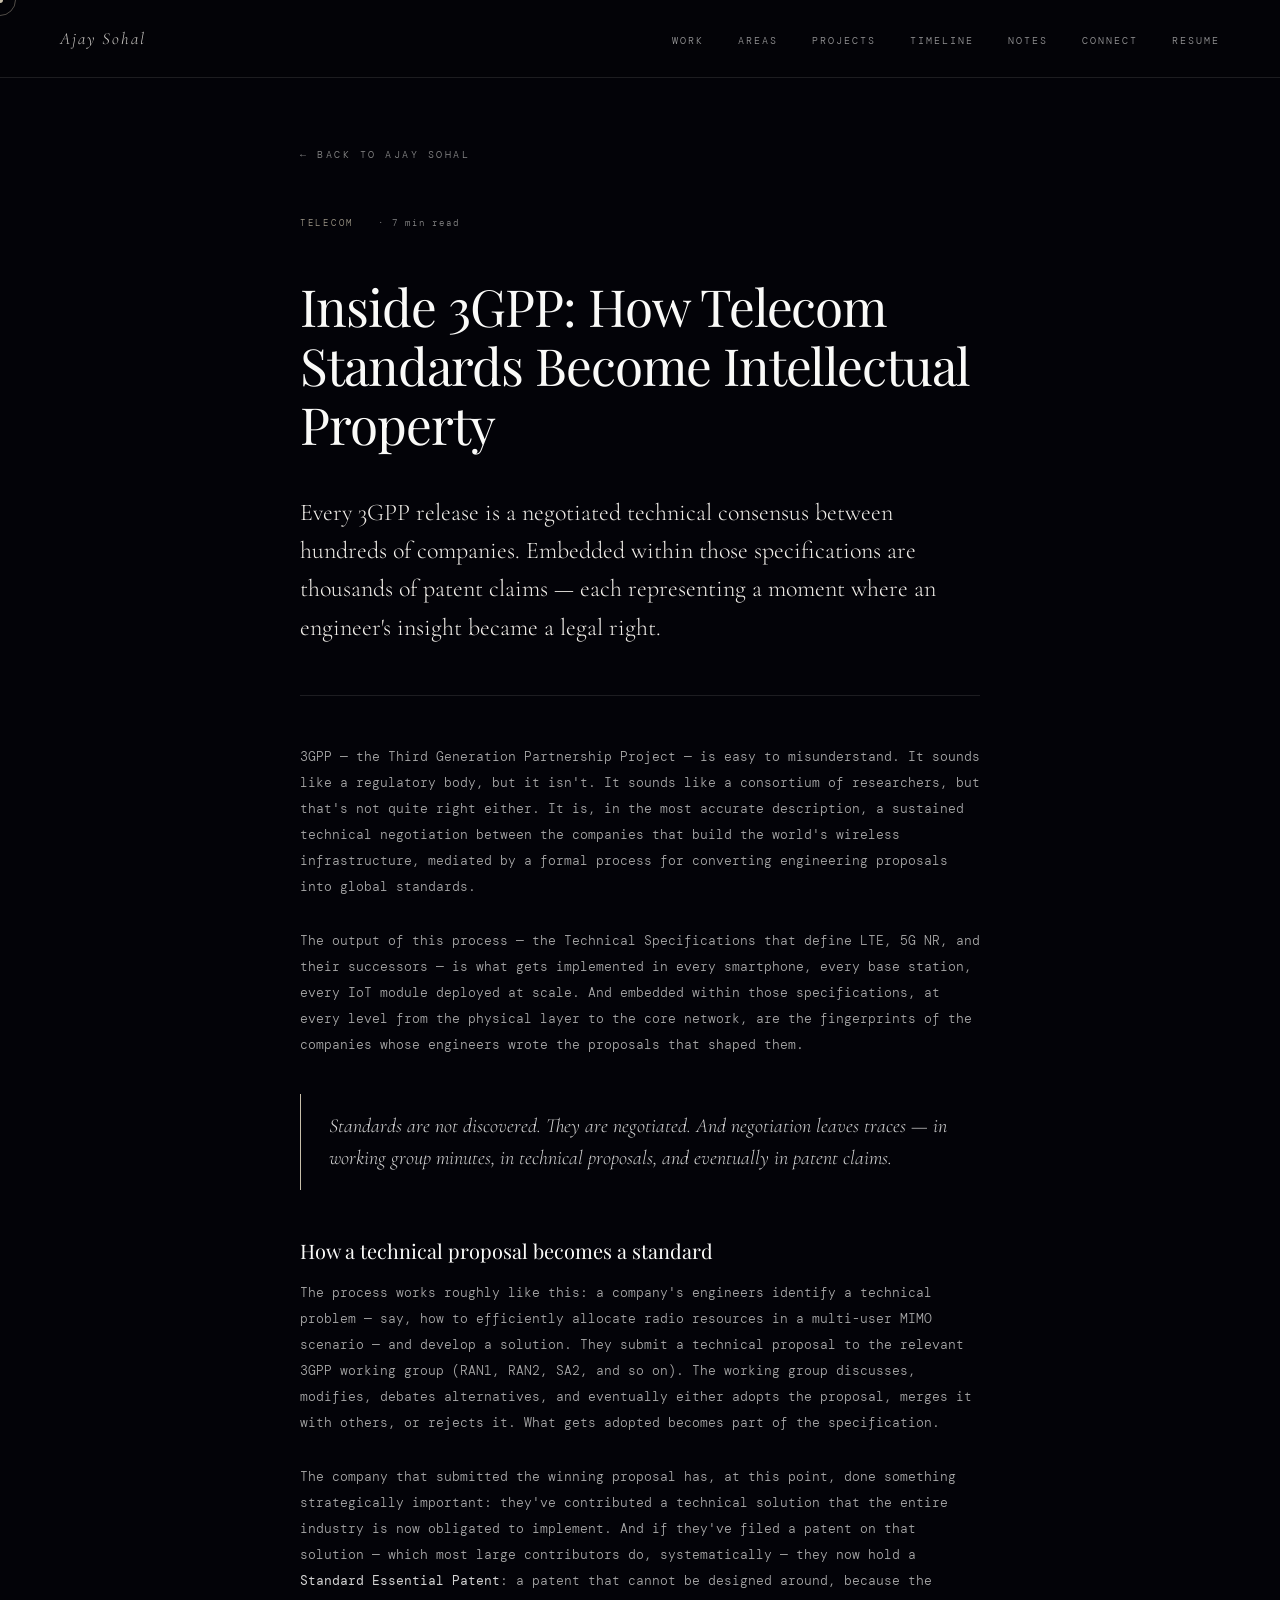
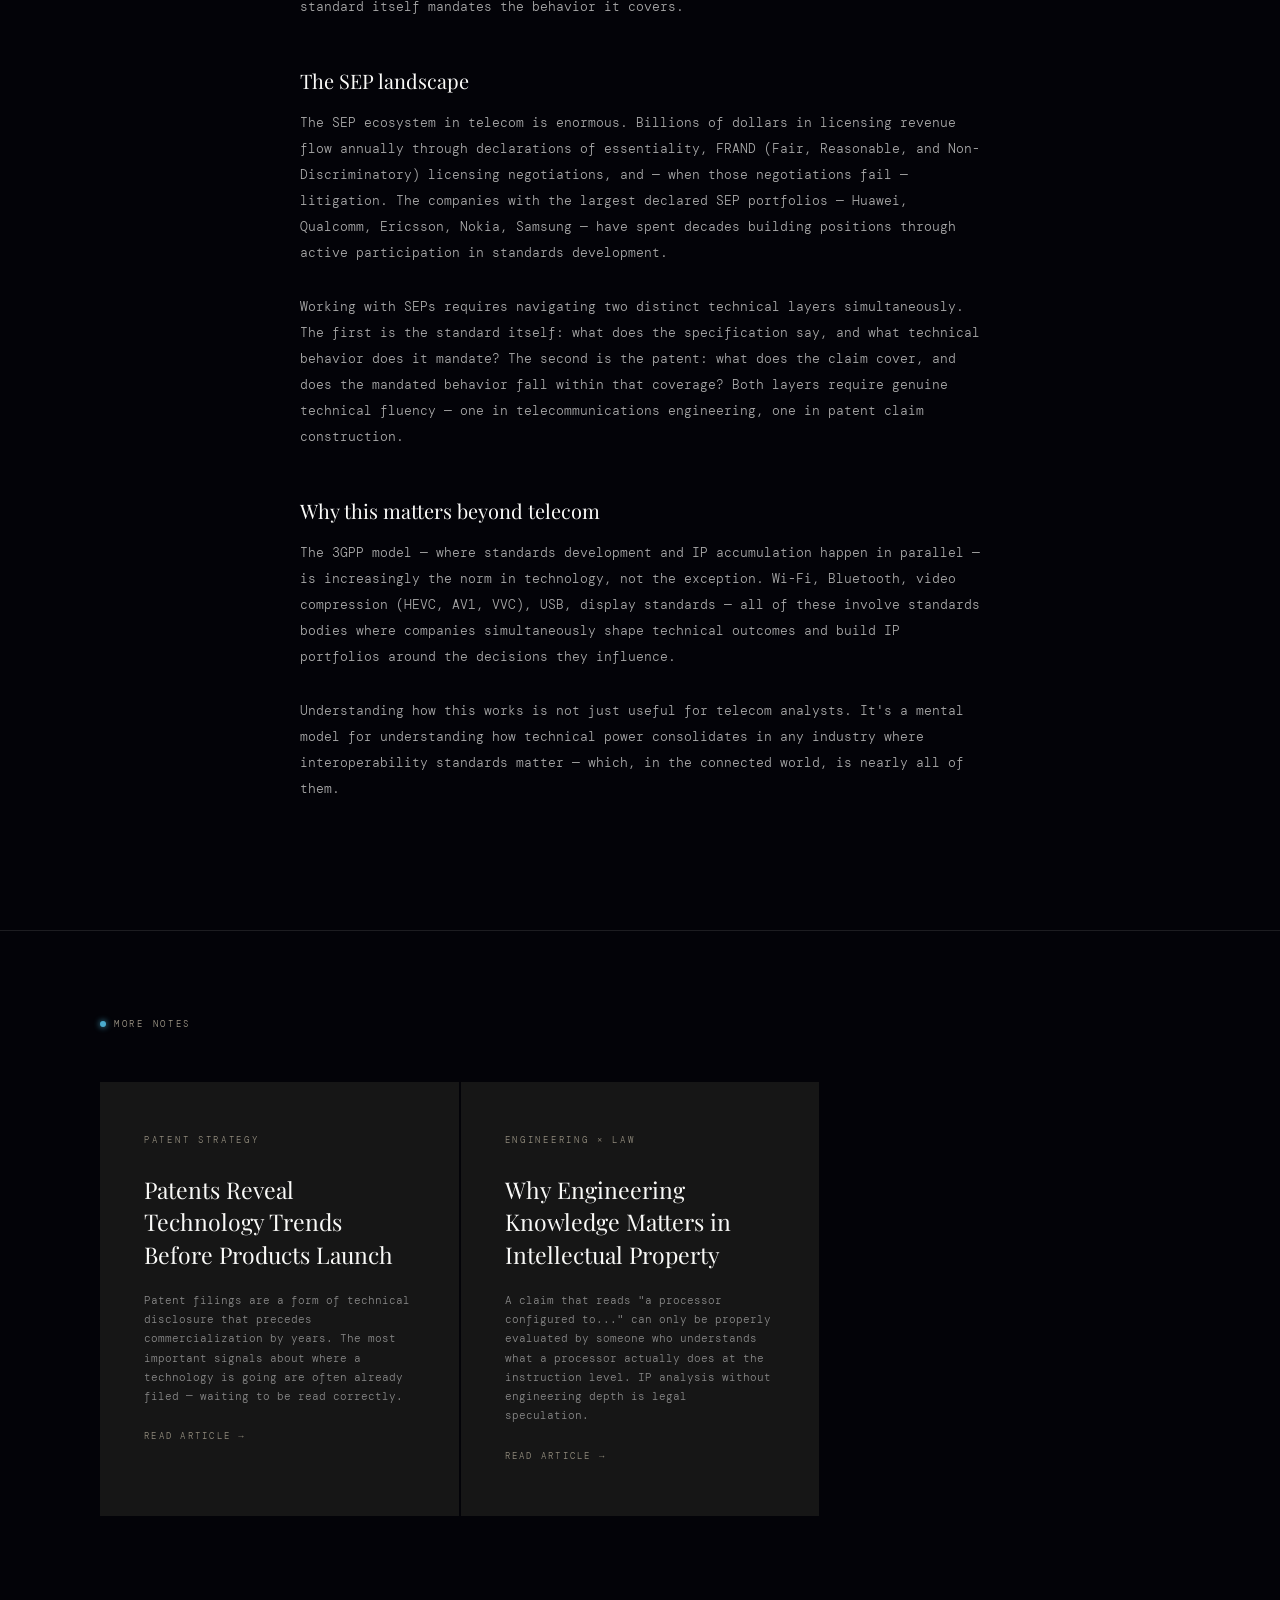
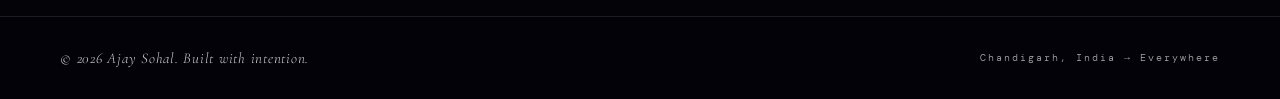
<file: notes/3gpp-standards-intellectual-property.html>
<!DOCTYPE html>
<html lang="en">
<head>
<meta charset="UTF-8">
<meta name="viewport" content="width=device-width, initial-scale=1.0">
<title>Inside 3GPP: How Telecom Standards Become Intellectual Property | Ajay Sohal</title>
<meta name="description" content="How 3GPP turns wireless engineering proposals into Standard Essential Patents — an inside look at how telecom standards become IP, and why the SEP/FRAND landscape matters beyond telecom.">
<meta name="keywords" content="3GPP standards, Standard Essential Patents, SEP FRAND licensing, telecom patent landscape, 5G patent analysis">
<meta name="author" content="Ajay Sohal">
<meta name="robots" content="index, follow">
<link rel="canonical" href="https://ajaysohal.com/notes/3gpp-standards-intellectual-property.html">

<!-- Open Graph -->
<meta property="og:type" content="article">
<meta property="og:title" content="Inside 3GPP: How Telecom Standards Become Intellectual Property | Ajay Sohal">
<meta property="og:description" content="How 3GPP turns wireless engineering proposals into Standard Essential Patents — an inside look at how telecom standards become IP, and why the SEP/FRAND landscape matters beyond telecom.">
<meta property="og:url" content="https://ajaysohal.com/notes/3gpp-standards-intellectual-property.html">
<meta property="og:site_name" content="Ajay Sohal">
<meta property="og:locale" content="en_US">
<meta property="og:image" content="https://ajaysohal.com/assets/ajay-sohal.jpg">

<!-- Twitter Card -->
<meta name="twitter:card" content="summary_large_image">
<meta name="twitter:title" content="Inside 3GPP: How Telecom Standards Become Intellectual Property | Ajay Sohal">
<meta name="twitter:description" content="How 3GPP turns wireless engineering proposals into Standard Essential Patents — an inside look at how telecom standards become IP, and why the SEP/FRAND landscape matters beyond telecom.">
<meta name="twitter:image" content="https://ajaysohal.com/assets/ajay-sohal.jpg">

<!-- Structured data -->
<script type="application/ld+json">
{
  "@context": "https://schema.org",
  "@type": "Article",
  "headline": "Inside 3GPP: How Telecom Standards Become Intellectual Property",
  "description": "How 3GPP turns wireless engineering proposals into Standard Essential Patents — an inside look at how telecom standards become IP, and why the SEP/FRAND landscape matters beyond telecom.",
  "author": {
    "@type": "Person",
    "name": "Ajay Sohal",
    "url": "https://ajaysohal.com/"
  },
  "publisher": {
    "@type": "Person",
    "name": "Ajay Sohal"
  },
  "mainEntityOfPage": {
    "@type": "WebPage",
    "@id": "https://ajaysohal.com/notes/3gpp-standards-intellectual-property.html"
  },
  "image": "https://ajaysohal.com/assets/ajay-sohal.jpg",
  "datePublished": "2026-07-13",
  "dateModified": "2026-07-13"
}
</script>

<link rel="preconnect" href="https://fonts.googleapis.com">
<link rel="preconnect" href="https://fonts.gstatic.com" crossorigin>
<link href="https://fonts.googleapis.com/css2?family=Playfair+Display:wght@300;400;500&family=DM+Mono:wght@300;400&family=Cormorant+Garamond:ital,wght@0,300;0,400;1,300;1,400&family=Space+Grotesk:wght@300;400&display=swap" rel="stylesheet">
<link rel="icon" type="image/x-icon" href="../favicon.ico" sizes="512x512">
<link rel="stylesheet" href="../assets/style.css">
</head>
<body>

<div class="cursor" id="cursor"></div>
<div class="cursor-ring" id="cursorRing"></div>

<div class="nav-mobile-overlay" id="mobileNav">
  <ul>
    <li><a href="../index.html#what" class="mobile-nav-link">Work</a></li>
    <li><a href="../index.html#areas" class="mobile-nav-link">Areas</a></li>
    <li><a href="../index.html#work" class="mobile-nav-link">Projects</a></li>
    <li><a href="../index.html#timeline" class="mobile-nav-link">Timeline</a></li>
    <li><a href="../index.html#notes" class="mobile-nav-link">Notes</a></li>
    <li><a href="../index.html#connect" class="mobile-nav-link">Connect</a></li>
    <li><a href="../Ajay-Sohal-Resume.pdf" download class="mobile-nav-link">Resume</a></li>
  </ul>
  <span class="nav-mobile-tagline">Patents · Embedded · Research</span>
</div>

<nav>
  <a href="../index.html#hero" class="nav-logo">Ajay Sohal</a>
  <ul class="nav-links">
    <li><a href="../index.html#what">Work</a></li>
    <li><a href="../index.html#areas">Areas</a></li>
    <li><a href="../index.html#work">Projects</a></li>
    <li><a href="../index.html#timeline">Timeline</a></li>
    <li><a href="../index.html#notes">Notes</a></li>
    <li><a href="../index.html#connect">Connect</a></li>
    <li><a href="../Ajay-Sohal-Resume.pdf" download>Resume</a></li>
  </ul>
  <button class="nav-hamburger" id="hamburger" aria-label="Toggle menu">
    <span></span><span></span><span></span>
  </button>
</nav>

<main class="article-page">
  <div class="article-inner">
    <a class="article-back" href="../index.html#notes">← Back to Ajay Sohal</a>
    <div class="article-meta">
      <span class="article-type">Telecom</span>
      <span class="article-read-time">· 7 min read</span>
    </div>
    <h1 class="article-title">Inside 3GPP: How Telecom Standards Become Intellectual Property</h1>
    <p class="article-lede">Every 3GPP release is a negotiated technical consensus between hundreds of companies. Embedded within those specifications are thousands of patent claims — each representing a moment where an engineer's insight became a legal right.</p>
    <div class="article-body">
      <p>3GPP — the Third Generation Partnership Project — is easy to misunderstand. It sounds like a regulatory body, but it isn't. It sounds like a consortium of researchers, but that's not quite right either. It is, in the most accurate description, a sustained technical negotiation between the companies that build the world's wireless infrastructure, mediated by a formal process for converting engineering proposals into global standards.</p>
      <p>The output of this process — the Technical Specifications that define LTE, 5G NR, and their successors — is what gets implemented in every smartphone, every base station, every IoT module deployed at scale. And embedded within those specifications, at every level from the physical layer to the core network, are the fingerprints of the companies whose engineers wrote the proposals that shaped them.</p>

      <blockquote><p>Standards are not discovered. They are negotiated. And negotiation leaves traces — in working group minutes, in technical proposals, and eventually in patent claims.</p></blockquote>

      <h3>How a technical proposal becomes a standard</h3>
      <p>The process works roughly like this: a company's engineers identify a technical problem — say, how to efficiently allocate radio resources in a multi-user MIMO scenario — and develop a solution. They submit a technical proposal to the relevant 3GPP working group (RAN1, RAN2, SA2, and so on). The working group discusses, modifies, debates alternatives, and eventually either adopts the proposal, merges it with others, or rejects it. What gets adopted becomes part of the specification.</p>
      <p>The company that submitted the winning proposal has, at this point, done something strategically important: they've contributed a technical solution that the entire industry is now obligated to implement. And if they've filed a patent on that solution — which most large contributors do, systematically — they now hold a <strong>Standard Essential Patent</strong>: a patent that cannot be designed around, because the standard itself mandates the behavior it covers.</p>

      <h3>The SEP landscape</h3>
      <p>The SEP ecosystem in telecom is enormous. Billions of dollars in licensing revenue flow annually through declarations of essentiality, FRAND (Fair, Reasonable, and Non-Discriminatory) licensing negotiations, and — when those negotiations fail — litigation. The companies with the largest declared SEP portfolios — Huawei, Qualcomm, Ericsson, Nokia, Samsung — have spent decades building positions through active participation in standards development.</p>
      <p>Working with SEPs requires navigating two distinct technical layers simultaneously. The first is the standard itself: what does the specification say, and what technical behavior does it mandate? The second is the patent: what does the claim cover, and does the mandated behavior fall within that coverage? Both layers require genuine technical fluency — one in telecommunications engineering, one in patent claim construction.</p>

      <h3>Why this matters beyond telecom</h3>
      <p>The 3GPP model — where standards development and IP accumulation happen in parallel — is increasingly the norm in technology, not the exception. Wi-Fi, Bluetooth, video compression (HEVC, AV1, VVC), USB, display standards — all of these involve standards bodies where companies simultaneously shape technical outcomes and build IP portfolios around the decisions they influence.</p>
      <p>Understanding how this works is not just useful for telecom analysts. It's a mental model for understanding how technical power consolidates in any industry where interoperability standards matter — which, in the connected world, is nearly all of them.</p>
    </div>
  </div>

  <section class="more-notes">
    <div class="container">
      <span class="section-index">More Notes</span>
      <div class="notes-grid reveal-stagger" style="margin-top:32px;">
      <a class="note-card reveal" href="patents-reveal-technology-trends.html">
        <span class="note-type">Patent Strategy</span>
        <div class="note-headline">Patents Reveal Technology Trends Before Products Launch</div>
        <div class="note-preview">Patent filings are a form of technical disclosure that precedes commercialization by years. The most important signals about where a technology is going are often already filed — waiting to be read correctly.</div>
        <div class="note-read-more">Read article →</div>
      </a>
      <a class="note-card reveal" href="engineering-knowledge-intellectual-property.html">
        <span class="note-type">Engineering × Law</span>
        <div class="note-headline">Why Engineering Knowledge Matters in Intellectual Property</div>
        <div class="note-preview">A claim that reads "a processor configured to..." can only be properly evaluated by someone who understands what a processor actually does at the instruction level. IP analysis without engineering depth is legal speculation.</div>
        <div class="note-read-more">Read article →</div>
      </a>
      </div>
    </div>
  </section>
</main>

<footer>
  <span class="footer-name">© 2026 Ajay Sohal. Built with intention.</span>
  <span class="footer-copy">Chandigarh, India → Everywhere</span>
</footer>

<script src="../assets/main.js"></script>

</body>
</html>
</file>
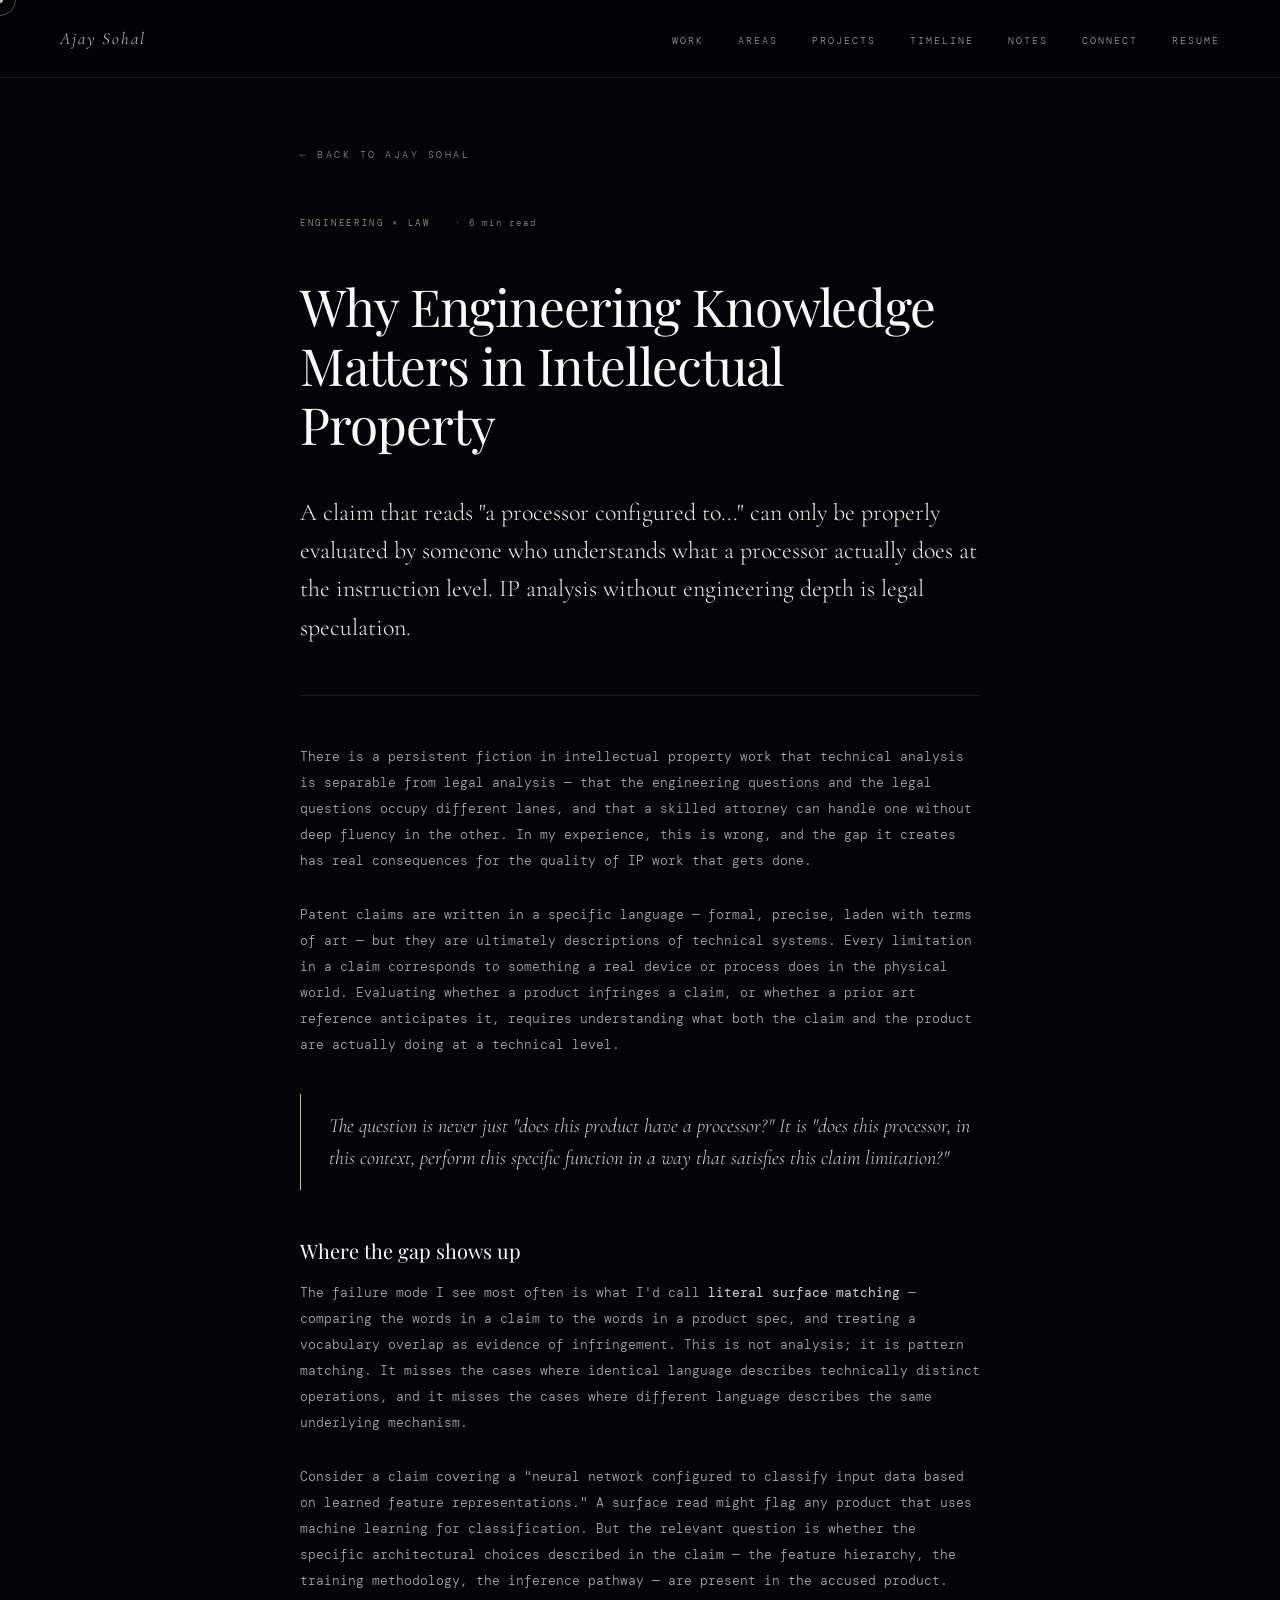
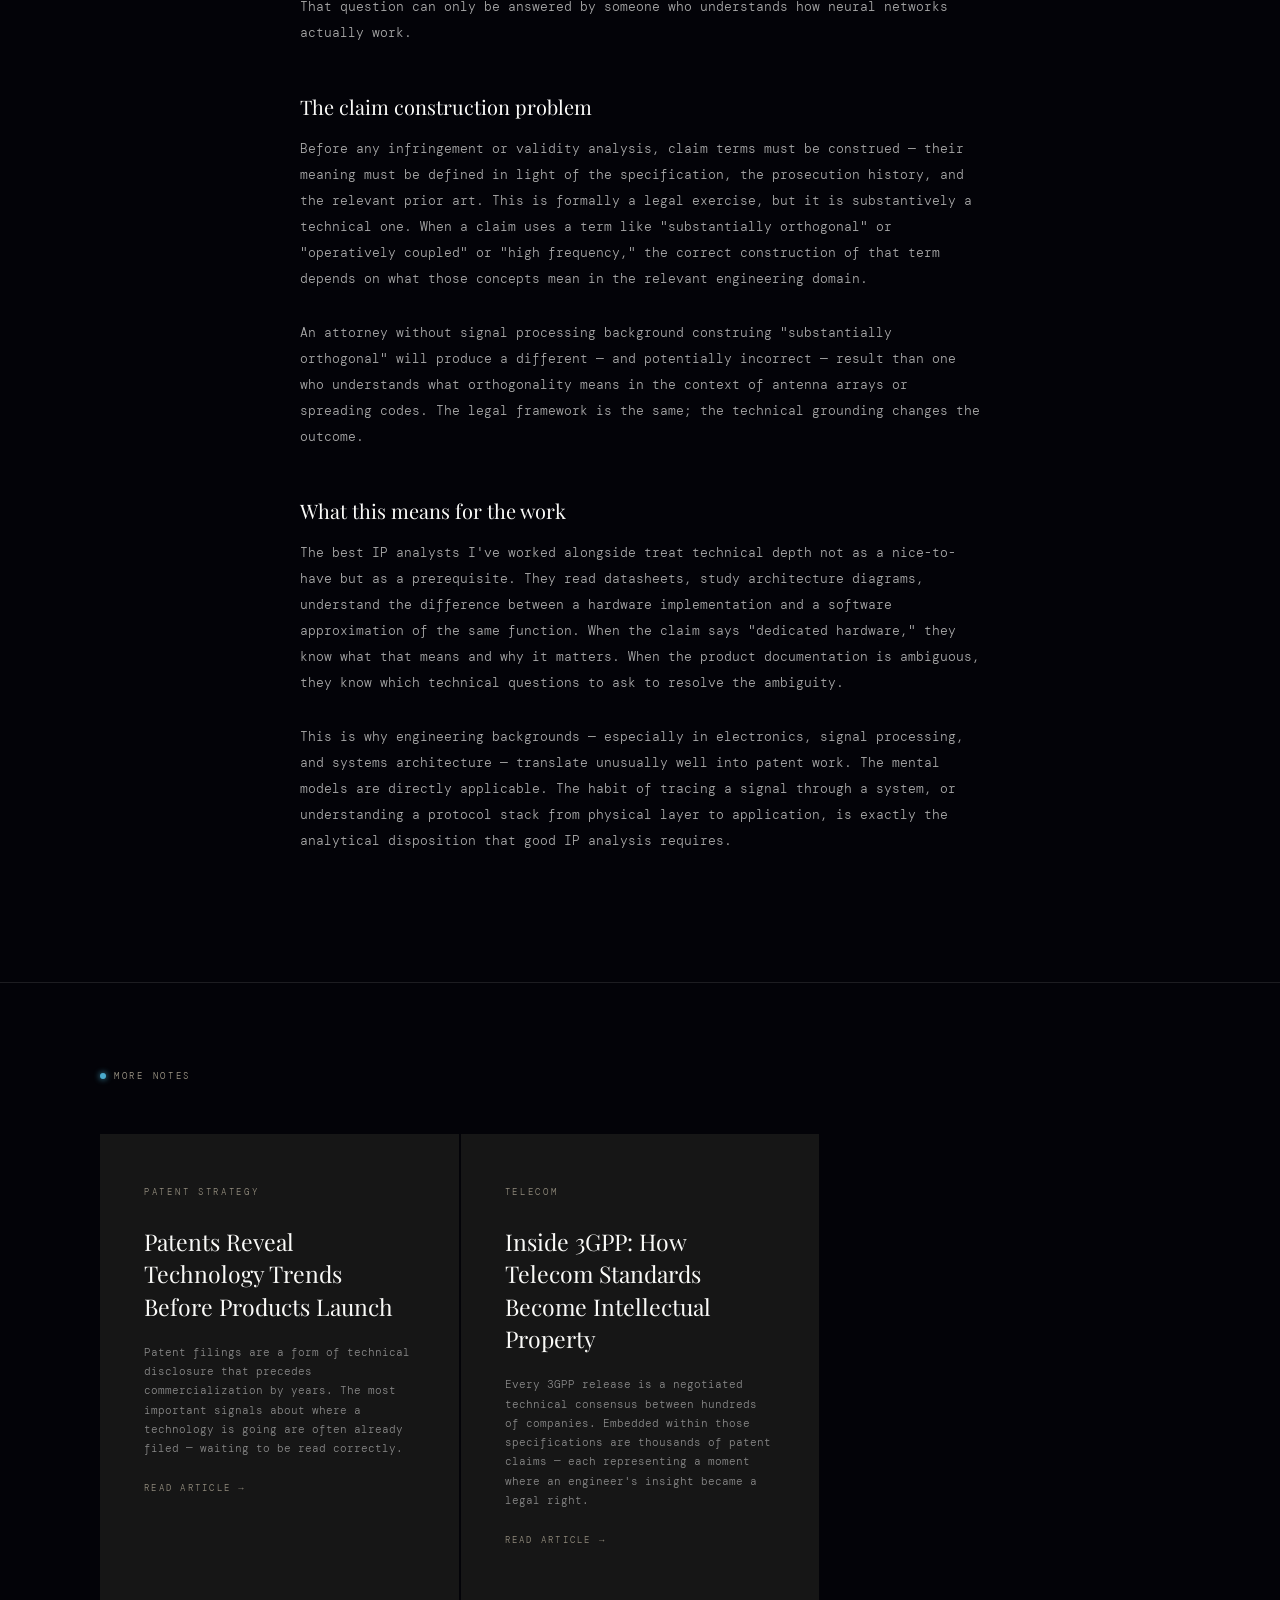
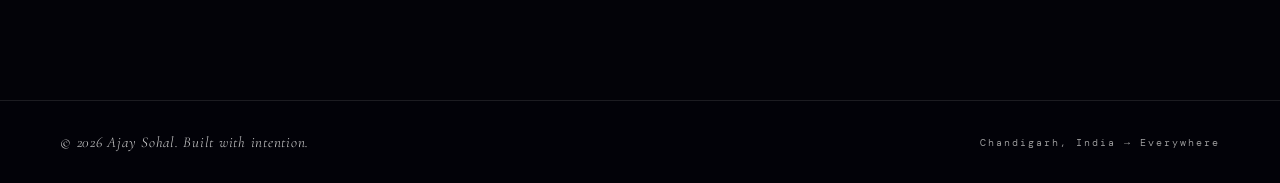
<file: notes/engineering-knowledge-intellectual-property.html>
<!DOCTYPE html>
<html lang="en">
<head>
<meta charset="UTF-8">
<meta name="viewport" content="width=device-width, initial-scale=1.0">
<title>Why Engineering Knowledge Matters in Intellectual Property | Ajay Sohal</title>
<meta name="description" content="Why engineering depth changes patent claim construction and infringement analysis — the case for treating IP work as inseparable from technical literacy.">
<meta name="keywords" content="patent claim construction, IP infringement analysis, engineering background patent law, technical patent analysis, FTO analysis">
<meta name="author" content="Ajay Sohal">
<meta name="robots" content="index, follow">
<link rel="canonical" href="https://ajaysohal.com/notes/engineering-knowledge-intellectual-property.html">

<!-- Open Graph -->
<meta property="og:type" content="article">
<meta property="og:title" content="Why Engineering Knowledge Matters in Intellectual Property | Ajay Sohal">
<meta property="og:description" content="Why engineering depth changes patent claim construction and infringement analysis — the case for treating IP work as inseparable from technical literacy.">
<meta property="og:url" content="https://ajaysohal.com/notes/engineering-knowledge-intellectual-property.html">
<meta property="og:site_name" content="Ajay Sohal">
<meta property="og:locale" content="en_US">
<meta property="og:image" content="https://ajaysohal.com/assets/ajay-sohal.jpg">

<!-- Twitter Card -->
<meta name="twitter:card" content="summary_large_image">
<meta name="twitter:title" content="Why Engineering Knowledge Matters in Intellectual Property | Ajay Sohal">
<meta name="twitter:description" content="Why engineering depth changes patent claim construction and infringement analysis — the case for treating IP work as inseparable from technical literacy.">
<meta name="twitter:image" content="https://ajaysohal.com/assets/ajay-sohal.jpg">

<!-- Structured data -->
<script type="application/ld+json">
{
  "@context": "https://schema.org",
  "@type": "Article",
  "headline": "Why Engineering Knowledge Matters in Intellectual Property",
  "description": "Why engineering depth changes patent claim construction and infringement analysis — the case for treating IP work as inseparable from technical literacy.",
  "author": {
    "@type": "Person",
    "name": "Ajay Sohal",
    "url": "https://ajaysohal.com/"
  },
  "publisher": {
    "@type": "Person",
    "name": "Ajay Sohal"
  },
  "mainEntityOfPage": {
    "@type": "WebPage",
    "@id": "https://ajaysohal.com/notes/engineering-knowledge-intellectual-property.html"
  },
  "image": "https://ajaysohal.com/assets/ajay-sohal.jpg",
  "datePublished": "2026-07-13",
  "dateModified": "2026-07-13"
}
</script>

<link rel="preconnect" href="https://fonts.googleapis.com">
<link rel="preconnect" href="https://fonts.gstatic.com" crossorigin>
<link href="https://fonts.googleapis.com/css2?family=Playfair+Display:wght@300;400;500&family=DM+Mono:wght@300;400&family=Cormorant+Garamond:ital,wght@0,300;0,400;1,300;1,400&family=Space+Grotesk:wght@300;400&display=swap" rel="stylesheet">
<link rel="icon" type="image/x-icon" href="../favicon.ico" sizes="512x512">
<link rel="stylesheet" href="../assets/style.css">
</head>
<body>

<div class="cursor" id="cursor"></div>
<div class="cursor-ring" id="cursorRing"></div>

<div class="nav-mobile-overlay" id="mobileNav">
  <ul>
    <li><a href="../index.html#what" class="mobile-nav-link">Work</a></li>
    <li><a href="../index.html#areas" class="mobile-nav-link">Areas</a></li>
    <li><a href="../index.html#work" class="mobile-nav-link">Projects</a></li>
    <li><a href="../index.html#timeline" class="mobile-nav-link">Timeline</a></li>
    <li><a href="../index.html#notes" class="mobile-nav-link">Notes</a></li>
    <li><a href="../index.html#connect" class="mobile-nav-link">Connect</a></li>
    <li><a href="../Ajay-Sohal-Resume.pdf" download class="mobile-nav-link">Resume</a></li>
  </ul>
  <span class="nav-mobile-tagline">Patents · Embedded · Research</span>
</div>

<nav>
  <a href="../index.html#hero" class="nav-logo">Ajay Sohal</a>
  <ul class="nav-links">
    <li><a href="../index.html#what">Work</a></li>
    <li><a href="../index.html#areas">Areas</a></li>
    <li><a href="../index.html#work">Projects</a></li>
    <li><a href="../index.html#timeline">Timeline</a></li>
    <li><a href="../index.html#notes">Notes</a></li>
    <li><a href="../index.html#connect">Connect</a></li>
    <li><a href="../Ajay-Sohal-Resume.pdf" download>Resume</a></li>
  </ul>
  <button class="nav-hamburger" id="hamburger" aria-label="Toggle menu">
    <span></span><span></span><span></span>
  </button>
</nav>

<main class="article-page">
  <div class="article-inner">
    <a class="article-back" href="../index.html#notes">← Back to Ajay Sohal</a>
    <div class="article-meta">
      <span class="article-type">Engineering × Law</span>
      <span class="article-read-time">· 6 min read</span>
    </div>
    <h1 class="article-title">Why Engineering Knowledge Matters in Intellectual Property</h1>
    <p class="article-lede">A claim that reads "a processor configured to..." can only be properly evaluated by someone who understands what a processor actually does at the instruction level. IP analysis without engineering depth is legal speculation.</p>
    <div class="article-body">
      <p>There is a persistent fiction in intellectual property work that technical analysis is separable from legal analysis — that the engineering questions and the legal questions occupy different lanes, and that a skilled attorney can handle one without deep fluency in the other. In my experience, this is wrong, and the gap it creates has real consequences for the quality of IP work that gets done.</p>
      <p>Patent claims are written in a specific language — formal, precise, laden with terms of art — but they are ultimately descriptions of technical systems. Every limitation in a claim corresponds to something a real device or process does in the physical world. Evaluating whether a product infringes a claim, or whether a prior art reference anticipates it, requires understanding what both the claim and the product are actually doing at a technical level.</p>

      <blockquote><p>The question is never just "does this product have a processor?" It is "does this processor, in this context, perform this specific function in a way that satisfies this claim limitation?"</p></blockquote>

      <h3>Where the gap shows up</h3>
      <p>The failure mode I see most often is what I'd call <strong>literal surface matching</strong> — comparing the words in a claim to the words in a product spec, and treating a vocabulary overlap as evidence of infringement. This is not analysis; it is pattern matching. It misses the cases where identical language describes technically distinct operations, and it misses the cases where different language describes the same underlying mechanism.</p>
      <p>Consider a claim covering a "neural network configured to classify input data based on learned feature representations." A surface read might flag any product that uses machine learning for classification. But the relevant question is whether the specific architectural choices described in the claim — the feature hierarchy, the training methodology, the inference pathway — are present in the accused product. That question can only be answered by someone who understands how neural networks actually work.</p>

      <h3>The claim construction problem</h3>
      <p>Before any infringement or validity analysis, claim terms must be construed — their meaning must be defined in light of the specification, the prosecution history, and the relevant prior art. This is formally a legal exercise, but it is substantively a technical one. When a claim uses a term like "substantially orthogonal" or "operatively coupled" or "high frequency," the correct construction of that term depends on what those concepts mean in the relevant engineering domain.</p>
      <p>An attorney without signal processing background construing "substantially orthogonal" will produce a different — and potentially incorrect — result than one who understands what orthogonality means in the context of antenna arrays or spreading codes. The legal framework is the same; the technical grounding changes the outcome.</p>

      <h3>What this means for the work</h3>
      <p>The best IP analysts I've worked alongside treat technical depth not as a nice-to-have but as a prerequisite. They read datasheets, study architecture diagrams, understand the difference between a hardware implementation and a software approximation of the same function. When the claim says "dedicated hardware," they know what that means and why it matters. When the product documentation is ambiguous, they know which technical questions to ask to resolve the ambiguity.</p>
      <p>This is why engineering backgrounds — especially in electronics, signal processing, and systems architecture — translate unusually well into patent work. The mental models are directly applicable. The habit of tracing a signal through a system, or understanding a protocol stack from physical layer to application, is exactly the analytical disposition that good IP analysis requires.</p>
    </div>
  </div>

  <section class="more-notes">
    <div class="container">
      <span class="section-index">More Notes</span>
      <div class="notes-grid reveal-stagger" style="margin-top:32px;">
      <a class="note-card reveal" href="patents-reveal-technology-trends.html">
        <span class="note-type">Patent Strategy</span>
        <div class="note-headline">Patents Reveal Technology Trends Before Products Launch</div>
        <div class="note-preview">Patent filings are a form of technical disclosure that precedes commercialization by years. The most important signals about where a technology is going are often already filed — waiting to be read correctly.</div>
        <div class="note-read-more">Read article →</div>
      </a>
      <a class="note-card reveal" href="3gpp-standards-intellectual-property.html">
        <span class="note-type">Telecom</span>
        <div class="note-headline">Inside 3GPP: How Telecom Standards Become Intellectual Property</div>
        <div class="note-preview">Every 3GPP release is a negotiated technical consensus between hundreds of companies. Embedded within those specifications are thousands of patent claims — each representing a moment where an engineer's insight became a legal right.</div>
        <div class="note-read-more">Read article →</div>
      </a>
      </div>
    </div>
  </section>
</main>

<footer>
  <span class="footer-name">© 2026 Ajay Sohal. Built with intention.</span>
  <span class="footer-copy">Chandigarh, India → Everywhere</span>
</footer>

<script src="../assets/main.js"></script>

</body>
</html>
</file>
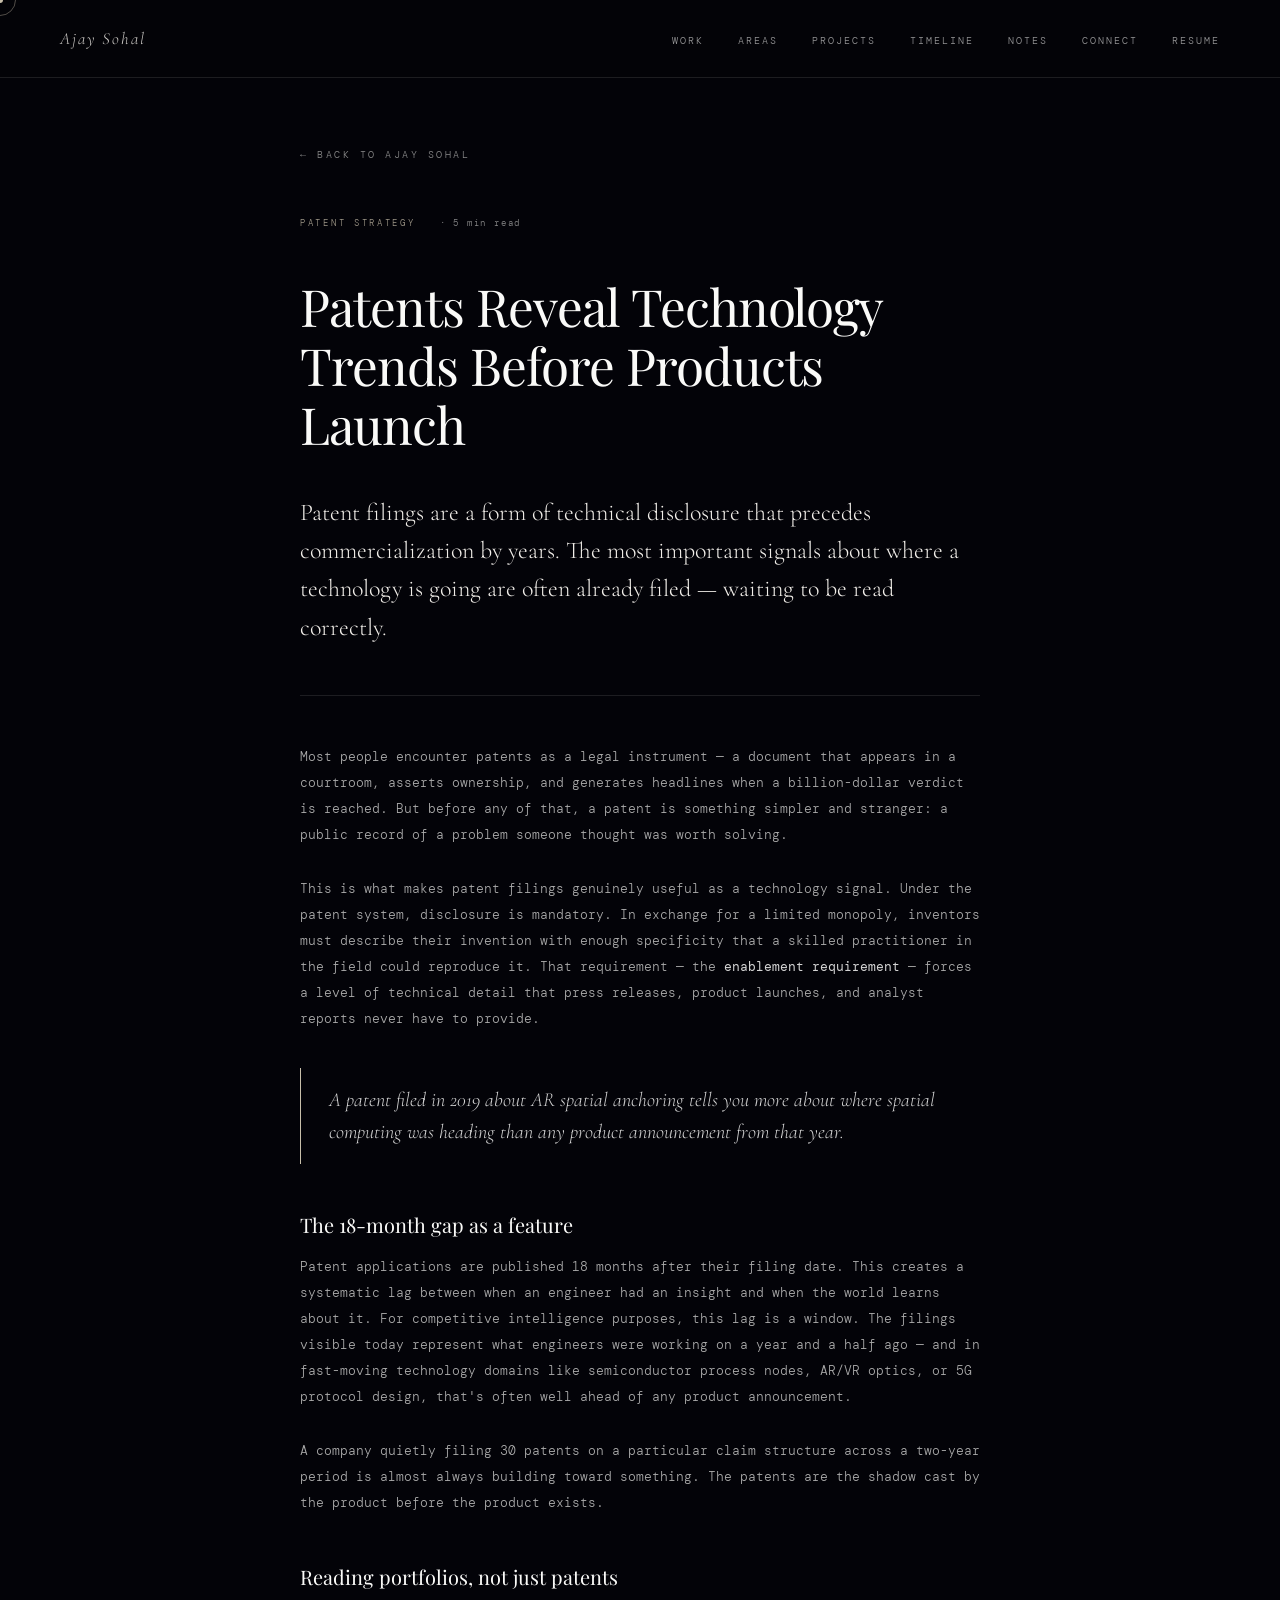
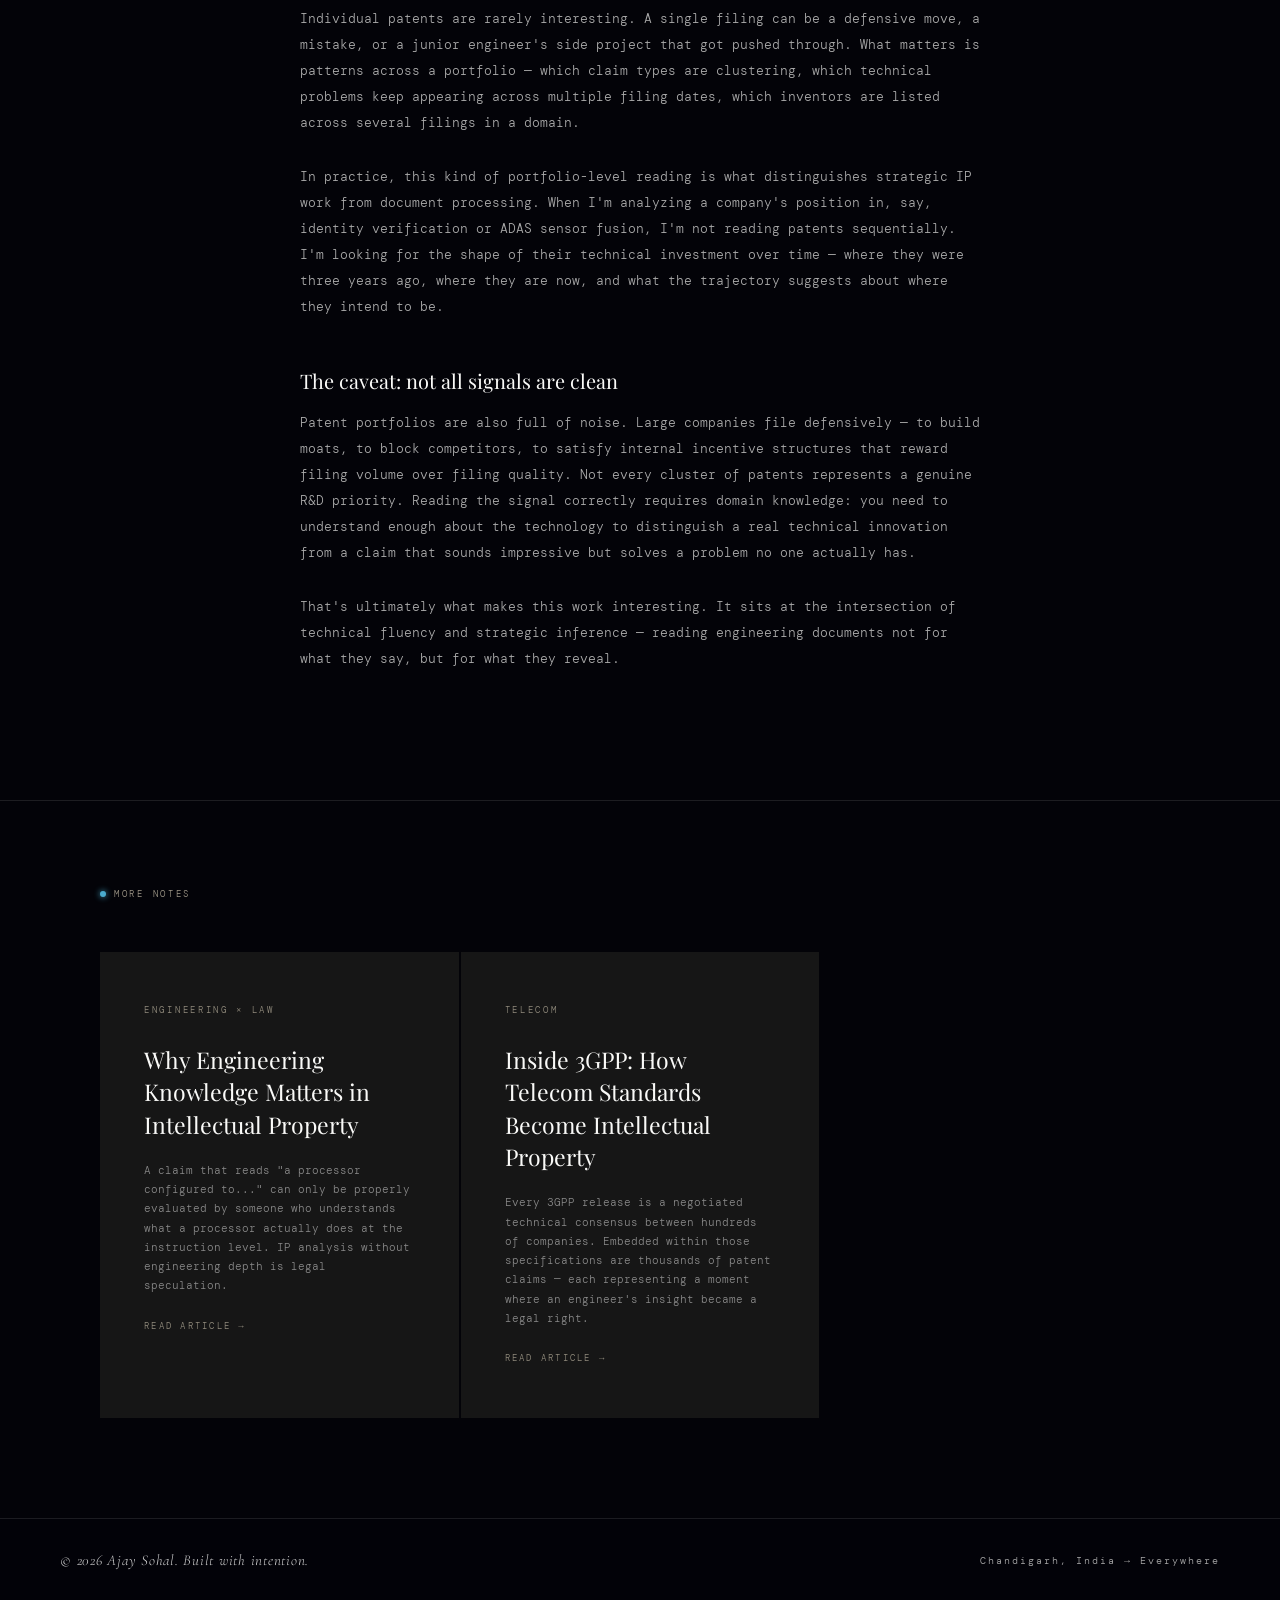
<file: notes/patents-reveal-technology-trends.html>
<!DOCTYPE html>
<html lang="en">
<head>
<meta charset="UTF-8">
<meta name="viewport" content="width=device-width, initial-scale=1.0">
<title>Patents Reveal Technology Trends Before Products Launch | Ajay Sohal</title>
<meta name="description" content="How patent filings reveal technology trends up to 18 months before products launch — a patent analyst's guide to reading portfolios as competitive intelligence.">
<meta name="keywords" content="patent landscape analysis, technology trend forecasting, patent portfolio analysis, competitive intelligence, prior art research">
<meta name="author" content="Ajay Sohal">
<meta name="robots" content="index, follow">
<link rel="canonical" href="https://ajaysohal.com/notes/patents-reveal-technology-trends.html">

<!-- Open Graph -->
<meta property="og:type" content="article">
<meta property="og:title" content="Patents Reveal Technology Trends Before Products Launch | Ajay Sohal">
<meta property="og:description" content="How patent filings reveal technology trends up to 18 months before products launch — a patent analyst's guide to reading portfolios as competitive intelligence.">
<meta property="og:url" content="https://ajaysohal.com/notes/patents-reveal-technology-trends.html">
<meta property="og:site_name" content="Ajay Sohal">
<meta property="og:locale" content="en_US">
<meta property="og:image" content="https://ajaysohal.com/assets/ajay-sohal.jpg">

<!-- Twitter Card -->
<meta name="twitter:card" content="summary_large_image">
<meta name="twitter:title" content="Patents Reveal Technology Trends Before Products Launch | Ajay Sohal">
<meta name="twitter:description" content="How patent filings reveal technology trends up to 18 months before products launch — a patent analyst's guide to reading portfolios as competitive intelligence.">
<meta name="twitter:image" content="https://ajaysohal.com/assets/ajay-sohal.jpg">

<!-- Structured data -->
<script type="application/ld+json">
{
  "@context": "https://schema.org",
  "@type": "Article",
  "headline": "Patents Reveal Technology Trends Before Products Launch",
  "description": "How patent filings reveal technology trends up to 18 months before products launch — a patent analyst's guide to reading portfolios as competitive intelligence.",
  "author": {
    "@type": "Person",
    "name": "Ajay Sohal",
    "url": "https://ajaysohal.com/"
  },
  "publisher": {
    "@type": "Person",
    "name": "Ajay Sohal"
  },
  "mainEntityOfPage": {
    "@type": "WebPage",
    "@id": "https://ajaysohal.com/notes/patents-reveal-technology-trends.html"
  },
  "image": "https://ajaysohal.com/assets/ajay-sohal.jpg",
  "datePublished": "2026-07-13",
  "dateModified": "2026-07-13"
}
</script>

<link rel="preconnect" href="https://fonts.googleapis.com">
<link rel="preconnect" href="https://fonts.gstatic.com" crossorigin>
<link href="https://fonts.googleapis.com/css2?family=Playfair+Display:wght@300;400;500&family=DM+Mono:wght@300;400&family=Cormorant+Garamond:ital,wght@0,300;0,400;1,300;1,400&family=Space+Grotesk:wght@300;400&display=swap" rel="stylesheet">
<link rel="icon" type="image/x-icon" href="../favicon.ico" sizes="512x512">
<link rel="stylesheet" href="../assets/style.css">
</head>
<body>

<div class="cursor" id="cursor"></div>
<div class="cursor-ring" id="cursorRing"></div>

<div class="nav-mobile-overlay" id="mobileNav">
  <ul>
    <li><a href="../index.html#what" class="mobile-nav-link">Work</a></li>
    <li><a href="../index.html#areas" class="mobile-nav-link">Areas</a></li>
    <li><a href="../index.html#work" class="mobile-nav-link">Projects</a></li>
    <li><a href="../index.html#timeline" class="mobile-nav-link">Timeline</a></li>
    <li><a href="../index.html#notes" class="mobile-nav-link">Notes</a></li>
    <li><a href="../index.html#connect" class="mobile-nav-link">Connect</a></li>
    <li><a href="../Ajay-Sohal-Resume.pdf" download class="mobile-nav-link">Resume</a></li>
  </ul>
  <span class="nav-mobile-tagline">Patents · Embedded · Research</span>
</div>

<nav>
  <a href="../index.html#hero" class="nav-logo">Ajay Sohal</a>
  <ul class="nav-links">
    <li><a href="../index.html#what">Work</a></li>
    <li><a href="../index.html#areas">Areas</a></li>
    <li><a href="../index.html#work">Projects</a></li>
    <li><a href="../index.html#timeline">Timeline</a></li>
    <li><a href="../index.html#notes">Notes</a></li>
    <li><a href="../index.html#connect">Connect</a></li>
    <li><a href="../Ajay-Sohal-Resume.pdf" download>Resume</a></li>
  </ul>
  <button class="nav-hamburger" id="hamburger" aria-label="Toggle menu">
    <span></span><span></span><span></span>
  </button>
</nav>

<main class="article-page">
  <div class="article-inner">
    <a class="article-back" href="../index.html#notes">← Back to Ajay Sohal</a>
    <div class="article-meta">
      <span class="article-type">Patent Strategy</span>
      <span class="article-read-time">· 5 min read</span>
    </div>
    <h1 class="article-title">Patents Reveal Technology Trends Before Products Launch</h1>
    <p class="article-lede">Patent filings are a form of technical disclosure that precedes commercialization by years. The most important signals about where a technology is going are often already filed — waiting to be read correctly.</p>
    <div class="article-body">
      <p>Most people encounter patents as a legal instrument — a document that appears in a courtroom, asserts ownership, and generates headlines when a billion-dollar verdict is reached. But before any of that, a patent is something simpler and stranger: a public record of a problem someone thought was worth solving.</p>
      <p>This is what makes patent filings genuinely useful as a technology signal. Under the patent system, disclosure is mandatory. In exchange for a limited monopoly, inventors must describe their invention with enough specificity that a skilled practitioner in the field could reproduce it. That requirement — the <strong>enablement requirement</strong> — forces a level of technical detail that press releases, product launches, and analyst reports never have to provide.</p>

      <blockquote><p>A patent filed in 2019 about AR spatial anchoring tells you more about where spatial computing was heading than any product announcement from that year.</p></blockquote>

      <h3>The 18-month gap as a feature</h3>
      <p>Patent applications are published 18 months after their filing date. This creates a systematic lag between when an engineer had an insight and when the world learns about it. For competitive intelligence purposes, this lag is a window. The filings visible today represent what engineers were working on a year and a half ago — and in fast-moving technology domains like semiconductor process nodes, AR/VR optics, or 5G protocol design, that's often well ahead of any product announcement.</p>
      <p>A company quietly filing 30 patents on a particular claim structure across a two-year period is almost always building toward something. The patents are the shadow cast by the product before the product exists.</p>

      <h3>Reading portfolios, not just patents</h3>
      <p>Individual patents are rarely interesting. A single filing can be a defensive move, a mistake, or a junior engineer's side project that got pushed through. What matters is patterns across a portfolio — which claim types are clustering, which technical problems keep appearing across multiple filing dates, which inventors are listed across several filings in a domain.</p>
      <p>In practice, this kind of portfolio-level reading is what distinguishes strategic IP work from document processing. When I'm analyzing a company's position in, say, identity verification or ADAS sensor fusion, I'm not reading patents sequentially. I'm looking for the shape of their technical investment over time — where they were three years ago, where they are now, and what the trajectory suggests about where they intend to be.</p>

      <h3>The caveat: not all signals are clean</h3>
      <p>Patent portfolios are also full of noise. Large companies file defensively — to build moats, to block competitors, to satisfy internal incentive structures that reward filing volume over filing quality. Not every cluster of patents represents a genuine R&D priority. Reading the signal correctly requires domain knowledge: you need to understand enough about the technology to distinguish a real technical innovation from a claim that sounds impressive but solves a problem no one actually has.</p>
      <p>That's ultimately what makes this work interesting. It sits at the intersection of technical fluency and strategic inference — reading engineering documents not for what they say, but for what they reveal.</p>
    </div>
  </div>

  <section class="more-notes">
    <div class="container">
      <span class="section-index">More Notes</span>
      <div class="notes-grid reveal-stagger" style="margin-top:32px;">
      <a class="note-card reveal" href="engineering-knowledge-intellectual-property.html">
        <span class="note-type">Engineering × Law</span>
        <div class="note-headline">Why Engineering Knowledge Matters in Intellectual Property</div>
        <div class="note-preview">A claim that reads "a processor configured to..." can only be properly evaluated by someone who understands what a processor actually does at the instruction level. IP analysis without engineering depth is legal speculation.</div>
        <div class="note-read-more">Read article →</div>
      </a>
      <a class="note-card reveal" href="3gpp-standards-intellectual-property.html">
        <span class="note-type">Telecom</span>
        <div class="note-headline">Inside 3GPP: How Telecom Standards Become Intellectual Property</div>
        <div class="note-preview">Every 3GPP release is a negotiated technical consensus between hundreds of companies. Embedded within those specifications are thousands of patent claims — each representing a moment where an engineer's insight became a legal right.</div>
        <div class="note-read-more">Read article →</div>
      </a>
      </div>
    </div>
  </section>
</main>

<footer>
  <span class="footer-name">© 2026 Ajay Sohal. Built with intention.</span>
  <span class="footer-copy">Chandigarh, India → Everywhere</span>
</footer>

<script src="../assets/main.js"></script>

</body>
</html>
</file>
<file: assets/style.css>
:root {
    --black: #0a0a0a;
    --charcoal: #161616;
    --graphite: #2e2e2e;
    --muted: #8a8a8a;
    --faint: #aaa;
    --ghost: #d4d4d4;
    --off-white: #f0ede8;
    --white: #fafaf8;
    --accent: #c8bfaa;
    --line: rgba(255,255,255,0.1);
    --line-light: rgba(0,0,0,0.08);
  }

  * { margin: 0; padding: 0; box-sizing: border-box; }

  html { scroll-behavior: smooth; }

  body {
    background: #030308;
    color: var(--off-white);
    font-family: 'DM Mono', monospace;
    font-weight: 300;
    overflow-x: hidden;
    cursor: none;
  }

  /* Cosmic canvas sits behind everything */
  #heroParticles { z-index: 0; }

  /* All page sections sit above canvas */
  nav, section, footer, .article-overlay, .nav-mobile-overlay,
  .cursor, .cursor-ring {
    position: relative;
    z-index: 1;
  }

  /* Section backgrounds — semi-transparent so stars bleed through */
  #hero        { background: transparent !important; }
  #what        { background: rgba(3,3,8,0.50) !important; }
  #areas       { background: rgba(5,5,12,0.46) !important; }
  #work        { background: rgba(3,3,8,0.50) !important; }
  #timeline    { background: rgba(5,5,14,0.55) !important; }
  #notes       { background: rgba(3,3,8,0.50) !important; }
  #metrics     { background: rgba(4,4,10,0.58) !important; }
  #connect     { background: rgba(5,5,14,0.62) !important; }
  footer       { background: rgba(3,3,8,0.90) !important; }
  nav          { background: rgba(3,3,8,0.70) !important; }

  /* Custom cursor */
  .cursor {
    position: fixed;
    width: 6px;
    height: 6px;
    background: var(--accent);
    border-radius: 50%;
    pointer-events: none;
    z-index: 9999;
    transform: translate(-50%, -50%);
    transition: transform 0.1s ease;
  }
  .cursor-ring {
    position: fixed;
    width: 32px;
    height: 32px;
    border: 1px solid rgba(200,191,170,0.4);
    border-radius: 50%;
    pointer-events: none;
    z-index: 9998;
    transform: translate(-50%, -50%);
    transition: all 0.18s ease;
  }
  .cursor-ring.hover {
    width: 56px;
    height: 56px;
    border-color: var(--accent);
    background: rgba(200,191,170,0.04);
  }

  /* Navigation */
  nav {
    position: relative;
    padding: 28px 60px;
    display: flex;
    justify-content: space-between;
    align-items: center;
    background: var(--black);
    border-bottom: 1px solid var(--line);
  }
  .nav-logo {
    font-family: 'Cormorant Garamond', serif;
    font-size: 17px;
    letter-spacing: 0.12em;
    color: var(--off-white);
    text-decoration: none;
    font-style: italic;
    opacity: 0.85;
  }
  .nav-links {
    display: flex;
    gap: 34px;
    list-style: none;
  }
  .nav-links a {
    font-family: 'DM Mono', monospace;
    font-size: 10px;
    letter-spacing: 0.2em;
    text-transform: uppercase;
    color: var(--ghost);
    text-decoration: none;
    transition: color 0.3s;
    opacity: 0.7;
  }
  .nav-links a:hover { color: var(--off-white); opacity: 1; }

  /* Section utilities */
  section { position: relative; }

  .container {
    max-width: 1280px;
    margin: 0 auto;
    padding: 0 60px;
  }

  /* ─── HERO ─── */
  #hero {
    min-height: 100vh;
    display: grid;
    grid-template-columns: 1fr 1fr;
    position: relative;
    overflow: hidden;
    align-items: start;
  }

  .hero-canvas {
    position: absolute;
    inset: 0;
    z-index: 0;
  }

  .hero-left {
    position: relative;
    z-index: 2;
    display: flex;
    align-items: flex-start;
    justify-content: center;
    padding: 0;
  }

  .hero-portrait-wrap {
    position: relative;
    width: 100%;
    display: flex;
    align-items: flex-start;
    justify-content: center;
    padding: 0 20px 0 40px;
  }
  .hero-portrait {
    display: block;
    width: 100%;
    max-width: 420px;
    height: auto;
    max-height: 100vh;
    object-fit: contain;
    object-position: top center;
    filter: grayscale(20%) contrast(1.06);
    opacity: 0.92;
  }

  .hero-right {
    position: relative;
    z-index: 2;
    display: flex;
    flex-direction: column;
    justify-content: center;
    padding: 40px 60px 80px 60px;
  }

  .hero-label {
    font-family: 'DM Mono', monospace;
    font-size: 9px;
    letter-spacing: 0.35em;
    text-transform: uppercase;
    color: var(--accent);
    margin-bottom: 40px;
    opacity: 0;
    animation: fadeUp 0.8s ease 0.3s forwards;
  }

  .hero-name {
    font-family: 'Playfair Display', serif;
    font-size: clamp(44px, 5vw, 72px);
    font-weight: 300;
    line-height: 1.1;
    letter-spacing: -0.01em;
    color: var(--white);
    margin-bottom: 8px;
  }
  .hero-name .hero-line { display: inline-block; }
  .hero-name .glitch-char { color: var(--ghost); opacity: 0.65; }

  .hero-disciplines {
    font-family: 'Cormorant Garamond', serif;
    font-size: clamp(15px, 1.6vw, 20px);
    font-weight: 300;
    font-style: italic;
    color: var(--ghost);
    letter-spacing: 0.02em;
    margin-bottom: 52px;
  }
  .hero-disciplines .hero-word { display: inline-block; }
  .hero-disciplines .glitch-char { color: var(--muted); opacity: 0.6; }

  .hero-statement {
    font-family: 'DM Mono', monospace;
    font-size: clamp(15px, 1.5vw, 18px);
    font-weight: 300;
    line-height: 1.7;
    letter-spacing: 0.01em;
    color: var(--white);
    text-shadow: 0 0 10px rgba(255,255,255,0.25);
    max-width: 480px;
    margin-bottom: 32px;
    opacity: 0;
    animation: fadeUp 0.9s ease 0.8s forwards;
  }
  .terminal-prompt {
    color: rgba(255,255,255,0.5);
  }
  .terminal-cursor {
    color: var(--white);
    animation: cursorBlink 1s step-start infinite;
  }
  @keyframes cursorBlink {
    50% { opacity: 0; }
  }

  .hero-secondary {
    font-family: 'DM Mono', monospace;
    font-size: 12px;
    font-weight: 300;
    line-height: 1.8;
    color: var(--muted);
    max-width: 440px;
    margin-bottom: 56px;
    opacity: 0;
    animation: fadeUp 0.9s ease 1.0s forwards;
  }

  .btn-connect {
    display: inline-flex;
    align-items: center;
    gap: 16px;
    font-family: 'DM Mono', monospace;
    font-size: 10px;
    letter-spacing: 0.3em;
    text-transform: uppercase;
    color: var(--off-white);
    text-decoration: none;
    border: 1px solid rgba(200,191,170,0.3);
    padding: 16px 36px;
    transition: all 0.4s ease;
    width: fit-content;
    opacity: 0;
    animation: fadeUp 0.9s ease 1.2s forwards, btnPulse 3.2s ease-in-out 2.5s infinite;
    position: relative;
    overflow: hidden;
  }
  @keyframes btnPulse {
    0%, 100% { box-shadow: 0 0 0px rgba(200,191,170,0); }
    50% { box-shadow: 0 0 18px rgba(200,191,170,0.25); }
  }
  .btn-connect::before {
    content: '';
    position: absolute;
    left: 0; top: 0; bottom: 0;
    width: 0;
    background: rgba(200,191,170,0.08);
    transition: width 0.4s ease;
  }
  .btn-connect:hover::before { width: 100%; }
  .btn-connect:hover {
    border-color: rgba(200,191,170,0.9);
    color: var(--white);
    box-shadow: 0 0 24px rgba(200,191,170,0.4);
    animation-play-state: paused;
  }
  .btn-connect .arrow { 
    font-size: 13px; 
    transition: transform 0.3s;
    display: inline-block;
  }
  .btn-connect:hover .arrow { transform: translateX(4px); }

  .hero-cta-row {
    display: flex;
    align-items: center;
    gap: 20px;
    flex-wrap: wrap;
  }
  .btn-resume {
    display: inline-flex;
    align-items: center;
    gap: 10px;
    font-family: 'DM Mono', monospace;
    font-size: 10px;
    letter-spacing: 0.3em;
    text-transform: uppercase;
    color: var(--muted);
    text-decoration: none;
    padding: 16px 8px;
    border-bottom: 1px solid transparent;
    transition: all 0.3s ease;
    opacity: 0;
    animation: fadeUp 0.9s ease 1.3s forwards;
  }
  .btn-resume:hover { color: var(--off-white); border-bottom-color: rgba(200,191,170,0.5); }

  /* Scroll indicator */
  .scroll-hint {
    position: absolute;
    bottom: 40px;
    right: 60px;
    z-index: 2;
    display: flex;
    align-items: center;
    gap: 16px;
    opacity: 0;
    animation: fadeIn 1s ease 2s forwards;
  }
  .scroll-hint span {
    font-family: 'DM Mono', monospace;
    font-size: 9px;
    letter-spacing: 0.25em;
    text-transform: uppercase;
    color: var(--muted);
    writing-mode: vertical-rl;
    transform: rotate(180deg);
  }
  .scroll-line {
    width: 1px;
    height: 60px;
    background: linear-gradient(to bottom, var(--accent), transparent);
    animation: lineGrow 1.5s ease 2.5s both;
  }

  /* ─── DIVIDER ─── */
  .divider {
    height: 1px;
    background: var(--line);
    margin: 0 60px;
  }

  /* ─── WHAT I DO ─── */
  #what {
    padding: 90px 0;
  }
  .what-inner {
    display: grid;
    grid-template-columns: 1fr 1.6fr;
    gap: 80px;
    align-items: start;
  }
  .section-meta {
    display: flex;
    flex-direction: column;
    gap: 16px;
    position: sticky;
    top: 120px;
  }
  .section-index {
    font-family: 'DM Mono', monospace;
    font-size: 9px;
    letter-spacing: 0.3em;
    text-transform: uppercase;
    color: var(--accent);
    opacity: 0.8;
  }
  .section-title {
    font-family: 'Playfair Display', serif;
    font-size: clamp(28px, 3.5vw, 48px);
    font-weight: 300;
    line-height: 1.2;
    color: var(--white);
    letter-spacing: -0.01em;
  }
  .section-title em {
    background: linear-gradient(100deg, var(--ghost) 20%, var(--accent) 40%, var(--white) 50%, var(--accent) 60%, var(--ghost) 80%);
    background-size: 220% auto;
    background-position: 0% center;
    -webkit-background-clip: text;
    background-clip: text;
    -webkit-text-fill-color: transparent;
    animation: titleShimmer 6s linear infinite;
  }
  @keyframes titleShimmer {
    to { background-position: -220% center; }
  }

  .what-content p {
    font-family: 'Cormorant Garamond', serif;
    font-size: clamp(20px, 2.2vw, 28px);
    font-weight: 300;
    line-height: 1.65;
    color: var(--off-white);
    margin-bottom: 36px;
  }
  .what-content p.muted-p {
    font-family: 'DM Mono', monospace;
    font-size: 13px;
    line-height: 1.9;
    color: var(--muted);
    font-size: 12px;
    margin-bottom: 0;
  }

  /* ─── AREAS ─── */
  #areas {
    padding: 76px 0;
  }
  .areas-header {
    margin-bottom: 40px;
  }
  .areas-grid {
    display: grid;
    grid-template-columns: repeat(3, 1fr);
    gap: 2px;
  }
  .area-card {
    background: var(--charcoal);
    padding: 44px 40px;
    transition: background 0.4s ease, transform 0.3s ease;
    position: relative;
    overflow: hidden;
    cursor: default;
  }
  .area-card::before {
    content: '';
    position: absolute;
    top: 0; left: 0;
    width: 0;
    height: 1px;
    background: var(--accent);
    transition: width 0.5s ease;
  }
  .area-card:hover::before { width: 100%; }
  .area-card:hover { background: #1f1f1f; }
  .area-num {
    font-family: 'DM Mono', monospace;
    font-size: 9px;
    letter-spacing: 0.25em;
    color: var(--muted);
    margin-bottom: 28px;
    display: block;
  }
  .area-name {
    font-family: 'Playfair Display', serif;
    font-size: 22px;
    font-weight: 300;
    color: var(--white);
    line-height: 1.3;
    margin-bottom: 16px;
  }
  .area-desc {
    font-family: 'DM Mono', monospace;
    font-size: 11px;
    line-height: 1.7;
    color: var(--muted);
  }


  .work-icon {
    display: flex;
    align-items: flex-start;
    padding-top: 4px;
    opacity: 0.75;
    transition: opacity 0.3s;
    flex-shrink: 0;
  }
  .work-item:hover .work-icon { opacity: 1; }
  /* ─── WORK ─── */
  #work {
    padding: 90px 0;
  }
  .work-header {
    margin-bottom: 44px;
  }
  .work-list {
    display: flex;
    flex-direction: column;
    gap: 0;
  }
  .work-item {
    display: grid;
    grid-template-columns: 36px 64px 1fr 200px;
    gap: 40px;
    align-items: start;
    padding: 52px 0;
    border-top: 1px solid var(--line);
    transition: all 0.3s ease;
    position: relative;
  }
  .work-item::after {
    content: '';
    position: absolute;
    bottom: 0; left: 0;
    width: 0;
    height: 1px;
    background: rgba(200,191,170,0.2);
    transition: width 0.5s ease;
  }
  .work-item:hover::after { width: 100%; }
  .work-item:last-child { border-bottom: 1px solid var(--line); }
  .work-num {
    font-family: 'DM Mono', monospace;
    font-size: 10px;
    letter-spacing: 0.2em;
    color: var(--muted);
    padding-top: 6px;
  }
  .work-body {}
  .work-title {
    font-family: 'Playfair Display', serif;
    font-size: clamp(20px, 2.2vw, 30px);
    font-weight: 300;
    color: var(--white);
    margin-bottom: 16px;
    line-height: 1.2;
  }
  .work-desc {
    font-family: 'DM Mono', monospace;
    font-size: 12px;
    line-height: 1.8;
    color: var(--muted);
    max-width: 560px;
  }
  .work-tags {
    display: flex;
    flex-direction: column;
    gap: 8px;
    padding-top: 6px;
  }
  .work-link {
    display: inline-flex;
    align-items: center;
    gap: 6px;
    font-family: 'DM Mono', monospace;
    font-size: 10px;
    letter-spacing: 0.2em;
    text-transform: uppercase;
    color: var(--accent);
    text-decoration: none;
    margin-top: 16px;
    border-bottom: 1px solid rgba(200,191,170,0.25);
    padding-bottom: 2px;
    transition: color 0.3s, border-color 0.3s;
    width: fit-content;
  }
  .work-link:hover {
    color: var(--white);
    border-color: var(--white);
  }
  .tag {
    font-family: 'DM Mono', monospace;
    font-size: 9px;
    letter-spacing: 0.2em;
    text-transform: uppercase;
    color: var(--accent);
    border: 1px solid rgba(200,191,170,0.2);
    padding: 5px 12px;
    width: fit-content;
    opacity: 0.8;
  }

  /* ─── TIMELINE ─── */
  #timeline {
    padding: 90px 0;
    background: var(--charcoal);
  }
  .timeline-header {
    margin-bottom: 44px;
  }
  .timeline-track {
    position: relative;
    padding-left: 40px;
  }
  .timeline-track::before {
    content: '';
    position: absolute;
    left: 0;
    top: 12px;
    bottom: 12px;
    width: 1px;
    background: linear-gradient(to bottom, var(--accent), transparent);
  }
  .timeline-item {
    position: relative;
    padding: 0 0 64px 60px;
    display: grid;
    grid-template-columns: 140px 1fr;
    gap: 40px;
    opacity: 0.5;
    transition: opacity 0.3s;
  }
  .timeline-item:hover { opacity: 1; }
  .timeline-item::before {
    content: '';
    position: absolute;
    left: -4px;
    top: 8px;
    width: 9px;
    height: 9px;
    border: 1px solid var(--accent);
    background: var(--charcoal);
    border-radius: 50%;
  }
  .timeline-year {
    font-family: 'DM Mono', monospace;
    font-size: 10px;
    letter-spacing: 0.2em;
    color: var(--accent);
    opacity: 0.8;
    padding-top: 2px;
  }
  .timeline-content {}
  .timeline-stage {
    font-family: 'Playfair Display', serif;
    font-size: 24px;
    font-weight: 300;
    color: var(--white);
    margin-bottom: 10px;
    line-height: 1.3;
  }
  .timeline-detail {
    font-family: 'DM Mono', monospace;
    font-size: 11px;
    line-height: 1.7;
    color: var(--muted);
  }

  /* ─── NOTES ─── */
  #notes {
    padding: 90px 0;
  }
  .notes-header {
    margin-bottom: 40px;
  }
  .notes-grid {
    display: grid;
    grid-template-columns: repeat(3, 1fr);
    gap: 2px;
  }
  .note-card {
    background: var(--charcoal);
    padding: 52px 44px;
    transition: background 0.3s, transform 0.35s ease, box-shadow 0.35s ease;
    position: relative;
    overflow: hidden;
    display: block;
    text-decoration: none;
    cursor: pointer;
  }
  .note-card:hover {
    transform: translateY(-6px);
    box-shadow: 0 24px 48px rgba(0,0,0,0.35);
  }
  .note-card:hover { background: #1f1f1f; }
  .note-card::before {
    content: '';
    position: absolute;
    top: 0; left: 0; right: 0;
    height: 1px;
    background: linear-gradient(to right, var(--accent), transparent);
    opacity: 0;
    transition: opacity 0.3s;
  }
  .note-card:hover::before { opacity: 1; }
  .note-type {
    font-family: 'DM Mono', monospace;
    font-size: 9px;
    letter-spacing: 0.3em;
    text-transform: uppercase;
    color: var(--accent);
    margin-bottom: 28px;
    display: block;
    opacity: 0.7;
  }
  .note-headline {
    font-family: 'Playfair Display', serif;
    font-size: clamp(18px, 1.8vw, 24px);
    font-weight: 300;
    color: var(--white);
    line-height: 1.4;
    margin-bottom: 20px;
  }
  .note-preview {
    font-family: 'DM Mono', monospace;
    font-size: 11px;
    line-height: 1.75;
    color: var(--muted);
  }

  /* ─── METRICS BANNER ─── */
  #metrics {
    border-top: 1px solid var(--line);
    border-bottom: 1px solid var(--line);
  }
  .metrics-grid {
    display: grid;
    grid-template-columns: repeat(4, 1fr);
  }
  .metric-cell {
    padding: 56px 40px;
    border-right: 1px solid var(--line);
    display: flex;
    flex-direction: column;
    gap: 14px;
    transition: background 0.3s ease;
  }
  .metric-cell:last-child { border-right: none; }
  .metric-cell:hover { background: rgba(200,191,170,0.03); }
  .metric-num {
    font-family: 'Cormorant Garamond', serif;
    font-size: clamp(36px, 4vw, 56px);
    font-weight: 300;
    color: var(--accent);
    line-height: 1;
    letter-spacing: -0.02em;
    font-variant-numeric: tabular-nums;
  }
  .metric-num .glitch-char {
    display: inline-block;
    color: var(--white);
    opacity: 0.92;
    text-shadow:
      1.5px 0 rgba(255,70,70,0.55),
      -1.5px 0 rgba(80,220,255,0.55),
      0 0 10px rgba(200,191,170,0.6);
    animation: glitchJitter 0.12s steps(2, end) infinite;
  }
  @keyframes glitchJitter {
    0%   { transform: translate(0, 0); }
    50%  { transform: translate(-1.5px, 1px); }
    100% { transform: translate(1.5px, -1px); }
  }
  .metric-label {
    font-family: 'DM Mono', monospace;
    font-size: 9px;
    letter-spacing: 0.28em;
    text-transform: uppercase;
    color: var(--muted);
    line-height: 1.4;
  }

  /* ─── CONNECT ─── */
  #connect {
    padding: 76px 0 0;
    background: var(--charcoal);
  }
  .connect-inner {
    display: grid;
    grid-template-columns: 1fr 1fr;
    gap: 80px;
    align-items: start;
    padding-bottom: 60px;
  }
  .connect-left {}
  .connect-eyebrow {
    font-family: 'DM Mono', monospace;
    font-size: 9px;
    letter-spacing: 0.35em;
    text-transform: uppercase;
    color: var(--accent);
    margin-bottom: 32px;
    opacity: 0.8;
    display: flex;
    align-items: center;
    gap: 16px;
  }
  .connect-eyebrow::before {
    content: '';
    display: block;
    width: 28px;
    height: 1px;
    background: var(--accent);
    opacity: 0.6;
  }
  .connect-headline {
    font-family: 'Playfair Display', serif;
    font-size: clamp(36px, 4.5vw, 64px);
    font-weight: 300;
    line-height: 1.1;
    color: var(--white);
    margin-bottom: 40px;
    letter-spacing: -0.02em;
  }
  .connect-headline em {
    font-style: italic;
    color: var(--ghost);
    font-family: 'Cormorant Garamond', serif;
  }
  .connect-body {
    font-family: 'DM Mono', monospace;
    font-size: 12px;
    line-height: 1.85;
    color: var(--muted);
    max-width: 400px;
    margin-bottom: 52px;
  }
  .connect-cta {
    display: inline-flex;
    align-items: center;
    gap: 16px;
    font-family: 'DM Mono', monospace;
    font-size: 10px;
    letter-spacing: 0.3em;
    text-transform: uppercase;
    color: var(--black);
    background: var(--accent);
    text-decoration: none;
    padding: 18px 44px;
    transition: all 0.35s ease;
    position: relative;
    overflow: hidden;
  }
  .connect-cta:hover {
    background: var(--off-white);
    letter-spacing: 0.38em;
  }
  .connect-right {
    display: flex;
    flex-direction: column;
    gap: 2px;
    padding-top: 8px;
  }
  .contact-card {
    display: flex;
    align-items: center;
    gap: 24px;
    padding: 28px 32px;
    border: 1px solid var(--line);
    text-decoration: none;
    transition: border-color 0.3s, background 0.3s;
    position: relative;
    overflow: hidden;
  }
  .contact-card::after {
    content: '↗';
    position: absolute;
    right: 28px;
    top: 50%;
    transform: translateY(-50%);
    font-family: 'DM Mono', monospace;
    font-size: 11px;
    color: var(--muted);
    opacity: 0.5;
    transition: opacity 0.3s, color 0.3s;
  }
  .contact-card:hover { border-color: rgba(200,191,170,0.3); background: rgba(200,191,170,0.03); }
  .contact-card:hover::after { opacity: 1; color: var(--accent); }
  .contact-icon {
    width: 36px;
    height: 36px;
    border: 1px solid var(--line);
    display: flex;
    align-items: center;
    justify-content: center;
    flex-shrink: 0;
    color: var(--accent);
  }
  .contact-meta {
    display: flex;
    flex-direction: column;
    gap: 5px;
  }
  .contact-type {
    font-family: 'DM Mono', monospace;
    font-size: 8px;
    letter-spacing: 0.3em;
    text-transform: uppercase;
    color: var(--muted);
    opacity: 0.7;
  }
  .contact-value {
    font-family: 'DM Mono', monospace;
    font-size: 12px;
    color: var(--ghost);
    letter-spacing: 0.04em;
  }

  /* ─── FOOTER ─── */
  footer {
    background: var(--charcoal);
    padding: 32px 60px;
    display: flex;
    justify-content: space-between;
    align-items: center;
    border-top: 1px solid var(--line);
  }
  .footer-name {
    font-family: 'Cormorant Garamond', serif;
    font-size: 15px;
    font-style: italic;
    color: var(--ghost);
    letter-spacing: 0.05em;
  }
  .footer-copy {
    font-family: 'DM Mono', monospace;
    font-size: 10px;
    letter-spacing: 0.2em;
    color: var(--faint);
  }

  /* ─── ANIMATIONS ─── */
  @keyframes fadeUp {
    from { opacity: 0; transform: translateY(24px); }
    to { opacity: 1; transform: translateY(0); }
  }
  @keyframes fadeIn {
    from { opacity: 0; }
    to { opacity: 1; }
  }
  @keyframes lineGrow {
    from { transform: scaleY(0); transform-origin: top; }
    to { transform: scaleY(1); transform-origin: top; }
  }
  @keyframes gridPulse {
    0%, 100% { opacity: 0.03; }
    50% { opacity: 0.07; }
  }

  /* Reveal on scroll */
  .reveal {
    opacity: 0;
    transform: translateY(24px);
    transition: opacity 0.7s ease, transform 0.7s ease;
  }
  .reveal.visible {
    opacity: 1;
    transform: translateY(0);
  }
  .reveal-stagger .reveal:nth-child(2) { transition-delay: 0.1s; }
  .reveal-stagger .reveal:nth-child(3) { transition-delay: 0.2s; }
  .reveal-stagger .reveal:nth-child(4) { transition-delay: 0.3s; }
  .reveal-stagger .reveal:nth-child(5) { transition-delay: 0.4s; }
  .reveal-stagger .reveal:nth-child(6) { transition-delay: 0.5s; }
  .reveal-stagger .reveal:nth-child(7) { transition-delay: 0.6s; }

  /* ─── RESPONSIVE ─── */
  @media (max-width: 1024px) {
    nav { padding: 24px 40px; }
    .container { padding: 0 40px; }
    .divider { margin: 0 40px; }
    footer { padding: 36px 40px; }
    #hero { grid-template-columns: 1fr; min-height: auto; }
    .hero-left { padding: 120px 40px 0; justify-content: center; }
    .hero-portrait-wrap { width: 360px; }
    .hero-portrait { height: 480px; }
    .hero-right { padding: 60px 40px 80px; }
    .scroll-hint { display: none; }
    .what-inner { grid-template-columns: 1fr; gap: 40px; }
    .section-meta { position: static; }
    .areas-grid { grid-template-columns: repeat(2, 1fr); }
    .work-item { grid-template-columns: 60px 1fr; }
    .work-tags { display: none; }
    .timeline-item { grid-template-columns: 100px 1fr; gap: 24px; }
    .notes-grid { grid-template-columns: 1fr 1fr; }
    nav .nav-links { display: none; }
    .metrics-grid { grid-template-columns: repeat(2, 1fr); }
    .metric-cell:nth-child(2) { border-right: none; }
    .metric-cell:nth-child(3) { border-right: 1px solid var(--line); }
    .connect-inner { grid-template-columns: 1fr; gap: 56px; }
  }

  @media (max-width: 640px) {
    .container { padding: 0 24px; }
    .areas-grid { grid-template-columns: 1fr; }
    .work-item { grid-template-columns: 1fr; gap: 12px; }
    .work-num { display: none; }
    .timeline-item { grid-template-columns: 1fr; gap: 8px; padding-left: 36px; }
    .notes-grid { grid-template-columns: 1fr; }
    .metrics-grid { grid-template-columns: repeat(2, 1fr); }
    .metric-cell:nth-child(2) { border-right: none; }
    .metric-cell:nth-child(3) { border-right: 1px solid var(--line); }
    footer { flex-direction: column; gap: 12px; text-align: center; }
  }

  /* Extra polish */
  ::selection { background: rgba(200,191,170,0.2); color: var(--white); }

  /* technical grid overlay on hero */
  .hero-grid {
    position: absolute;
    inset: 0;
    z-index: 1;
    overflow: hidden;
    pointer-events: none;
  }

  /* ─── HAMBURGER NAV ─── */
  .nav-hamburger {
    display: none;
    flex-direction: column;
    gap: 5px;
    cursor: pointer;
    padding: 4px;
    z-index: 10001;
    background: none;
    border: none;
  }
  .nav-hamburger span {
    display: block;
    width: 22px;
    height: 1px;
    background: var(--off-white);
    transition: all 0.35s ease;
    transform-origin: center;
  }
  .nav-hamburger.open span:nth-child(1) { transform: translateY(6px) rotate(45deg); }
  .nav-hamburger.open span:nth-child(2) { opacity: 0; transform: scaleX(0); }
  .nav-hamburger.open span:nth-child(3) { transform: translateY(-6px) rotate(-45deg); }

  .nav-mobile-overlay {
    display: none;
    position: fixed;
    inset: 0;
    background: var(--black);
    z-index: 10000;
    flex-direction: column;
    justify-content: center;
    align-items: center;
    opacity: 0;
    transition: opacity 0.4s ease;
  }
  .nav-mobile-overlay.open { opacity: 1; }
  .nav-mobile-overlay ul {
    list-style: none;
    display: flex;
    flex-direction: column;
    align-items: flex-start;
    gap: 0;
    width: 100%;
    padding: 0 40px;
  }
  .nav-mobile-overlay li {
    width: 100%;
    border-bottom: 1px solid var(--line);
    overflow: hidden;
  }
  .nav-mobile-overlay a {
    display: block;
    font-family: 'Playfair Display', serif;
    font-size: clamp(28px, 8vw, 48px);
    font-weight: 300;
    color: var(--off-white);
    text-decoration: none;
    padding: 20px 0;
    letter-spacing: -0.01em;
    transition: color 0.3s, padding-left 0.3s;
  }
  .nav-mobile-overlay a:hover { color: var(--accent); padding-left: 8px; }
  .nav-mobile-tagline {
    position: absolute;
    bottom: 48px;
    font-family: 'DM Mono', monospace;
    font-size: 9px;
    letter-spacing: 0.3em;
    text-transform: uppercase;
    color: var(--muted);
  }

  /* ─── ARTICLE OVERLAY ─── */
  .article-overlay {
    position: fixed;
    inset: 0;
    z-index: 9000;
    background: var(--black);
    overflow-y: auto;
    opacity: 0;
    pointer-events: none;
    transition: opacity 0.4s ease;
  }
  .article-overlay.open {
    opacity: 1;
    pointer-events: all;
  }
  .article-close {
    position: fixed;
    top: 28px;
    right: 32px;
    z-index: 9001;
    display: flex;
    align-items: center;
    gap: 10px;
    font-family: 'DM Mono', monospace;
    font-size: 10px;
    letter-spacing: 0.25em;
    text-transform: uppercase;
    color: var(--ghost);
    background: rgba(10,10,10,0.85);
    border: 1px solid rgba(255,255,255,0.25);
    cursor: pointer;
    padding: 10px 18px;
    transition: color 0.3s, border-color 0.3s, background 0.3s;
    backdrop-filter: blur(8px);
  }
  .article-close:hover { color: var(--white); border-color: rgba(255,255,255,0.55); background: rgba(20,20,20,0.95); }
  .article-close-x {
    font-size: 14px;
    font-weight: 400;
    color: var(--accent);
  }
  .article-inner {
    max-width: 760px;
    margin: 0 auto;
    padding: 120px 40px 100px;
  }
  .article-meta {
    display: flex;
    align-items: center;
    gap: 24px;
    margin-bottom: 48px;
  }
  .article-type {
    font-family: 'DM Mono', monospace;
    font-size: 9px;
    letter-spacing: 0.3em;
    text-transform: uppercase;
    color: var(--accent);
    opacity: 0.8;
  }
  .article-read-time {
    font-family: 'DM Mono', monospace;
    font-size: 9px;
    letter-spacing: 0.2em;
    color: var(--muted);
  }
  .article-title {
    font-family: 'Playfair Display', serif;
    font-size: clamp(28px, 4vw, 52px);
    font-weight: 300;
    line-height: 1.15;
    color: var(--white);
    letter-spacing: -0.02em;
    margin-bottom: 40px;
  }
  .article-lede {
    font-family: 'Cormorant Garamond', serif;
    font-size: clamp(18px, 2vw, 24px);
    font-weight: 300;
    line-height: 1.6;
    color: var(--off-white);
    margin-bottom: 48px;
    padding-bottom: 48px;
    border-bottom: 1px solid var(--line);
  }
  .article-body h3 {
    font-family: 'Playfair Display', serif;
    font-size: 20px;
    font-weight: 300;
    color: var(--white);
    margin: 48px 0 16px;
    line-height: 1.3;
  }
  .article-body p {
    font-family: 'DM Mono', monospace;
    font-size: 13px;
    line-height: 2;
    color: #aaa;
    margin-bottom: 28px;
  }
  .article-body strong { color: var(--ghost); font-weight: 400; }
  .article-body blockquote {
    border-left: 1px solid var(--accent);
    padding: 16px 0 16px 28px;
    margin: 36px 0;
  }
  .article-body blockquote p {
    font-family: 'Cormorant Garamond', serif;
    font-size: 20px;
    font-weight: 300;
    font-style: italic;
    color: var(--ghost);
    margin: 0;
    line-height: 1.6;
  }
  .note-card { cursor: pointer; }
  .note-read-more {
    display: inline-flex;
    align-items: center;
    gap: 8px;
    font-family: 'DM Mono', monospace;
    font-size: 9px;
    letter-spacing: 0.25em;
    text-transform: uppercase;
    color: var(--accent);
    margin-top: 24px;
    opacity: 0.7;
    transition: opacity 0.3s, gap 0.3s;
  }
  .note-card:hover .note-read-more { opacity: 1; gap: 12px; }

  /* ─── MOBILE OVERRIDES ─── */
  @media (max-width: 768px) {
    nav { padding: 20px 24px; }
    .nav-links { display: none !important; }
    .nav-hamburger { display: flex; }

    #hero { grid-template-columns: 1fr; min-height: 100svh; }
    .hero-left { padding: 80px 24px 0; justify-content: center; order: 1; }
    .hero-portrait-wrap { width: 100%; padding: 0 24px; max-width: 300px; margin: 0 auto; }
    .hero-portrait { max-height: 320px; }
    .hero-right { order: 2; padding: 32px 24px 64px; justify-content: flex-start; }
    .hero-name { font-size: clamp(36px, 10vw, 52px); }
    .hero-statement { font-size: clamp(13px, 3.6vw, 16px); }
    .hero-secondary { font-size: 11px; margin-bottom: 40px; }
    .scroll-hint { display: none; }

    #what { padding: 80px 0; }
    .what-inner { grid-template-columns: 1fr; gap: 32px; }
    .section-meta { position: static; }

    #areas { padding: 80px 0; }
    .areas-grid { grid-template-columns: 1fr; }
    .area-card { padding: 36px 28px; }

    #work { padding: 80px 0; }
    .work-item { grid-template-columns: 1fr; gap: 12px; padding: 36px 0; }
    .work-icon { display: none; }
    .work-num { display: none; }
    .work-tags { display: none; }
    .work-title { font-size: clamp(18px, 5vw, 24px); }

    #timeline { padding: 80px 0; }
    .timeline-track { padding-left: 24px; }
    .timeline-item { grid-template-columns: 1fr; gap: 8px; padding: 0 0 48px 40px; }

    #notes { padding: 80px 0; }
    .notes-grid { grid-template-columns: 1fr; }
    .note-card { padding: 40px 28px; }

    .metrics-grid { grid-template-columns: repeat(2, 1fr); }
    .metric-cell { padding: 40px 28px; }

    #connect { padding: 80px 0 0; }
    .connect-inner { grid-template-columns: 1fr; gap: 48px; padding-bottom: 72px; }
    .connect-headline { font-size: clamp(32px, 9vw, 52px); }

    footer { padding: 28px 24px; flex-direction: column; gap: 10px; text-align: center; }
    .divider { margin: 0 24px; }

    .article-inner { padding: 96px 24px 80px; }
    .article-close { top: 20px; right: 20px; }
  }

/* ─────────────────────────────────────────────────────────
   LIVE-WIRE PASS — two-tone signal accent + richer motion
   The site already has a decode/glitch signature (RGB-split
   red/cyan). This pass carries that same red/cyan pairing
   into hover states across cards, links, and dividers so the
   whole page feels like one live circuit instead of a static
   document with one animated corner.
   ───────────────────────────────────────────────────────── */
:root {
  --signal-red: #ff5c5c;
  --signal-cyan: #5cd6ff;
}

/* Nav links: animated underline sweep instead of a flat opacity fade */
.nav-links a { position: relative; }
.nav-links a::after {
  content: '';
  position: absolute;
  left: 0; right: 100%;
  bottom: -4px;
  height: 1px;
  background: linear-gradient(90deg, var(--signal-red), var(--signal-cyan));
  transition: right 0.35s cubic-bezier(.4,0,.2,1);
}
.nav-links a:hover::after { right: 0; }

/* Area cards: lift + two-tone sweep instead of a flat tan line */
.area-card {
  transition: background 0.4s ease, transform 0.35s cubic-bezier(.2,.8,.2,1), box-shadow 0.35s ease;
}
.area-card::before {
  background: linear-gradient(90deg, var(--signal-red), var(--accent) 45%, var(--signal-cyan));
}
.area-card:hover {
  transform: translateY(-5px);
  box-shadow: 0 20px 40px rgba(0,0,0,0.4);
}
.area-card:hover .area-num { color: var(--signal-cyan); }

/* Work items: gradient sweep + numeral highlight on hover, plus a slight shift */
.work-item::after {
  background: linear-gradient(90deg, var(--signal-red), var(--signal-cyan));
}
.work-item { transition: transform 0.3s ease, padding 0.3s ease; }
.work-item:hover { transform: translateX(6px); }
.work-item:hover .work-num { color: var(--signal-cyan); }

/* Metric cells: growing top accent line on hover, tying to the glitch numerals */
.metric-cell { position: relative; }
.metric-cell::before {
  content: '';
  position: absolute;
  top: 0; left: 0;
  width: 0; height: 2px;
  background: linear-gradient(90deg, var(--signal-red), var(--signal-cyan));
  transition: width 0.5s ease;
}
.metric-cell:hover::before { width: 100%; }

/* Section index labels: a live terminal cursor blink, since the whole
   brand voice already leans on a terminal/decode motif */
.section-index { position: relative; padding-left: 14px; }
.section-index::before {
  content: '';
  position: absolute;
  left: 0; top: 50%;
  width: 6px; height: 6px;
  margin-top: -3px;
  background: var(--signal-cyan);
  border-radius: 50%;
  box-shadow: 0 0 6px var(--signal-cyan);
  animation: signalPulse 1.8s ease-in-out infinite;
}
@keyframes signalPulse {
  0%, 100% { opacity: 0.35; transform: scale(0.85); }
  50% { opacity: 1; transform: scale(1.15); }
}

/* Resume / CTA link: fill sweep on hover instead of a plain underline */
.btn-resume {
  position: relative;
  overflow: hidden;
}
.btn-resume::before {
  content: '';
  position: absolute;
  inset: 0;
  background: linear-gradient(90deg, rgba(255,92,92,0.12), rgba(92,214,255,0.12));
  transform: scaleX(0);
  transform-origin: left;
  transition: transform 0.35s ease;
  z-index: -1;
}
.btn-resume:hover::before { transform: scaleX(1); }

/* Connect CTA: two-tone glow instead of flat accent hover */
.connect-cta:hover {
  box-shadow: 0 0 0 1px var(--signal-cyan), 0 0 24px rgba(92,214,255,0.25);
}

/* Respect reduced-motion preferences for all of the above */
@media (prefers-reduced-motion: reduce) {
  .nav-links a::after,
  .area-card, .work-item, .metric-cell::before, .btn-resume::before,
  .note-card { transition: none !important; animation: none !important; }
  .section-index::before { animation: none; opacity: 0.8; }
}

/* ─── STANDALONE NOTE/ARTICLE PAGES ─── */
.article-page .article-inner {
  padding-top: 64px;
}
.article-back {
  display: inline-flex;
  align-items: center;
  gap: 10px;
  font-family: 'DM Mono', monospace;
  font-size: 10px;
  letter-spacing: 0.25em;
  text-transform: uppercase;
  color: var(--muted);
  text-decoration: none;
  margin-bottom: 56px;
  transition: color 0.3s;
}
.article-back:hover { color: var(--signal-cyan); }
.more-notes {
  border-top: 1px solid var(--line);
  padding: 80px 40px 100px;
}
.more-notes .section-index { margin-bottom: 20px; display: inline-block; }
@media (max-width: 900px) {
  .more-notes { padding: 56px 24px 72px; }
}
</file>
